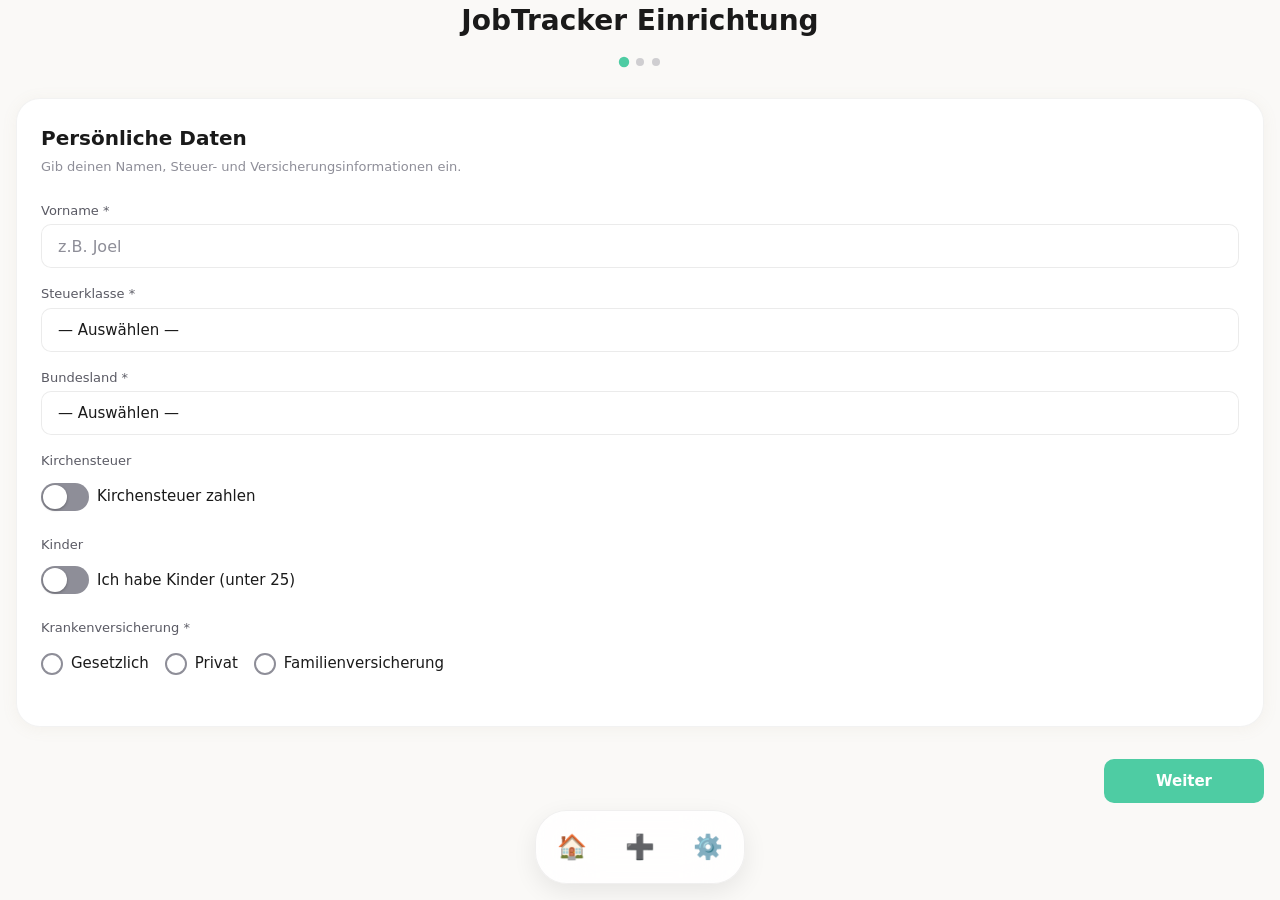
<file: index.html>
<!DOCTYPE html>
<html lang="de">
<head>
  <meta charset="UTF-8">
  <meta name="viewport" content="width=device-width, initial-scale=1.0, user-scalable=no">
  <meta name="theme-color" content="#0a0a1a">
  <meta name="apple-mobile-web-app-capable" content="yes">
  <meta name="apple-mobile-web-app-status-bar-style" content="black-translucent">
  <meta name="apple-mobile-web-app-title" content="JobTracker">
  <link rel="manifest" href="manifest.json">
  <link rel="apple-touch-icon" href="icons/icon-192.png">
  <link rel="stylesheet" href="style.css?v=3.1.7">
  
  <!-- Apple Touch Startup Images for modern iPhones (high-fidelity glowing inline SVGs) -->
  <link rel="apple-touch-startup-image" href="data:image/svg+xml;utf8,<svg xmlns='http://www.w3.org/2000/svg' width='393' height='852' viewBox='0 0 393 852'><rect width='100%25' height='100%25' fill='%230a0a1a'/><g transform='translate(196.5, 426)'><circle r='50' fill='%230f0f2f' stroke='%234ecca3' stroke-width='2'/><path d='M-15,-10 h30 a3,3 0 0,1 3,3 v20 a3,3 0 0,1 -3,3 h-30 a3,3 0 0,1 -3,-3 v-20 a3,3 0 0,1 3,-3' fill='none' stroke='%234ecca3' stroke-width='2.5'/><path d='M-7,-10 v-4 a2,2 0 0,1 2,-2 h10 a2,2 0 0,1 2,2 v4' fill='none' stroke='%234ecca3' stroke-width='2'/><text y='90' font-family='-apple-system, BlinkMacSystemFont, sans-serif' font-size='24' font-weight='bold' fill='%23ffffff' text-anchor='middle' letter-spacing='1'>JobTracker</text><text y='115' font-family='-apple-system, BlinkMacSystemFont, sans-serif' font-size='12' fill='%23a0a0b0' text-anchor='middle'>Mobiles Schicht-Tracking</text></g></svg>" media='(device-width: 393px) and (device-height: 852px) and (-webkit-device-pixel-ratio: 3)'>
  <link rel="apple-touch-startup-image" href="data:image/svg+xml;utf8,<svg xmlns='http://www.w3.org/2000/svg' width='430' height='932' viewBox='0 0 430 932'><rect width='100%25' height='100%25' fill='%230a0a1a'/><g transform='translate(215, 466)'><circle r='50' fill='%230f0f2f' stroke='%234ecca3' stroke-width='2'/><path d='M-15,-10 h30 a3,3 0 0,1 3,3 v20 a3,3 0 0,1 -3,3 h-30 a3,3 0 0,1 -3,-3 v-20 a3,3 0 0,1 3,-3' fill='none' stroke='%234ecca3' stroke-width='2.5'/><path d='M-7,-10 v-4 a2,2 0 0,1 2,-2 h10 a2,2 0 0,1 2,2 v4' fill='none' stroke='%234ecca3' stroke-width='2'/><text y='90' font-family='-apple-system, BlinkMacSystemFont, sans-serif' font-size='24' font-weight='bold' fill='%23ffffff' text-anchor='middle' letter-spacing='1'>JobTracker</text><text y='115' font-family='-apple-system, BlinkMacSystemFont, sans-serif' font-size='12' fill='%23a0a0b0' text-anchor='middle'>Mobiles Schicht-Tracking</text></g></svg>" media='(device-width: 430px) and (device-height: 932px) and (-webkit-device-pixel-ratio: 3)'>
  <link rel="apple-touch-startup-image" href="data:image/svg+xml;utf8,<svg xmlns='http://www.w3.org/2000/svg' width='390' height='844' viewBox='0 0 390 844'><rect width='100%25' height='100%25' fill='%230a0a1a'/><g transform='translate(195, 422)'><circle r='50' fill='%230f0f2f' stroke='%234ecca3' stroke-width='2'/><path d='M-15,-10 h30 a3,3 0 0,1 3,3 v20 a3,3 0 0,1 -3,3 h-30 a3,3 0 0,1 -3,-3 v-20 a3,3 0 0,1 3,-3' fill='none' stroke='%234ecca3' stroke-width='2.5'/><path d='M-7,-10 v-4 a2,2 0 0,1 2,-2 h10 a2,2 0 0,1 2,2 v4' fill='none' stroke='%234ecca3' stroke-width='2'/><text y='90' font-family='-apple-system, BlinkMacSystemFont, sans-serif' font-size='24' font-weight='bold' fill='%23ffffff' text-anchor='middle' letter-spacing='1'>JobTracker</text><text y='115' font-family='-apple-system, BlinkMacSystemFont, sans-serif' font-size='12' fill='%23a0a0b0' text-anchor='middle'>Mobiles Schicht-Tracking</text></g></svg>" media='(device-width: 390px) and (device-height: 844px) and (-webkit-device-pixel-ratio: 3)'>
  <link rel="apple-touch-startup-image" href="data:image/svg+xml;utf8,<svg xmlns='http://www.w3.org/2000/svg' width='375' height='812' viewBox='0 0 375 812'><rect width='100%25' height='100%25' fill='%230a0a1a'/><g transform='translate(187.5, 406)'><circle r='50' fill='%230f0f2f' stroke='%234ecca3' stroke-width='2'/><path d='M-15,-10 h30 a3,3 0 0,1 3,3 v20 a3,3 0 0,1 -3,3 h-30 a3,3 0 0,1 -3,-3 v-20 a3,3 0 0,1 3,-3' fill='none' stroke='%234ecca3' stroke-width='2.5'/><path d='M-7,-10 v-4 a2,2 0 0,1 2,-2 h10 a2,2 0 0,1 2,2 v4' fill='none' stroke='%234ecca3' stroke-width='2'/><text y='90' font-family='-apple-system, BlinkMacSystemFont, sans-serif' font-size='24' font-weight='bold' fill='%23ffffff' text-anchor='middle' letter-spacing='1'>JobTracker</text><text y='115' font-family='-apple-system, BlinkMacSystemFont, sans-serif' font-size='12' fill='%23a0a0b0' text-anchor='middle'>Mobiles Schicht-Tracking</text></g></svg>" media='(device-width: 375px) and (device-height: 812px) and (-webkit-device-pixel-ratio: 3)'>

  <title>JobTracker</title>
</head>
<body>
  <!-- Error banner for localStorage errors -->
  <div id="error-banner" class="error-banner" role="alert" aria-live="assertive">
    <span id="error-banner-message">Speicher nicht verfügbar. Änderungen sind blockiert.</span>
  </div>

  <!-- Toast notification (legacy element, kept for backward compatibility) -->
  <div id="toast" class="toast-legacy" role="status" aria-live="polite" style="display:none;"></div>
  <!-- Toast container (modern stacked toasts) -->
  <div id="toast-container" class="toast-container" role="status" aria-live="polite"></div>

  <!-- Rule Warning Container (fixed-position for live rule-check toasts) -->
  <div id="rule-warning-container" class="rule-warning-container" aria-live="assertive"></div>

  <!-- Update Banner (shown after app update) -->
  <div id="update-banner" class="update-banner" style="display:none;" role="alert">
    <div class="update-banner-content">
      <div class="update-banner-header">
        <span class="update-banner-icon">🎉</span>
        <span class="update-banner-title">Update installiert!</span>
      </div>
      <div class="update-banner-body" id="update-banner-body"></div>
      <button type="button" id="update-banner-close" class="btn btn-primary update-banner-close-btn">Verstanden</button>
    </div>
  </div>

  <!-- View: PWA Install Prompt (shown in browser, hidden when standalone) -->
  <section id="view-pwa-install" class="view-section">
    <div class="pwa-install-container">
      <div class="pwa-install-brand">
        <span class="pwa-install-title">JobTracker</span>
        <svg class="pwa-install-swirl" width="120" height="12" viewBox="0 0 120 12" fill="none">
          <path d="M5 10C25 2 45 2 60 6C75 10 95 10 115 3" stroke="#ffffff" stroke-width="2.5" stroke-linecap="round" opacity="0.85"/>
        </svg>
      </div>
      <p class="pwa-install-subtitle">Für das beste Erlebnis, füge JobTracker zu deinem Home-Bildschirm hinzu.</p>

      <div class="pwa-install-steps">
        <div class="pwa-install-step">
          <div class="pwa-install-step-number">1</div>
          <div class="pwa-install-step-content">
            <div class="pwa-install-step-icon">⋯</div>
            <p class="pwa-install-step-text">Tippe auf die <strong>3 Punkte</strong> (⋯) in der Adressleiste</p>
          </div>
        </div>

        <div class="pwa-install-step">
          <div class="pwa-install-step-number">2</div>
          <div class="pwa-install-step-content">
            <div class="pwa-install-step-icon">⬆️</div>
            <p class="pwa-install-step-text">Tippe auf <strong>„Teilen"</strong></p>
          </div>
        </div>

        <div class="pwa-install-step">
          <div class="pwa-install-step-number">3</div>
          <div class="pwa-install-step-content">
            <div class="pwa-install-step-icon">➕</div>
            <p class="pwa-install-step-text">Scrolle ganz nach unten und tippe auf <strong>„Zum Home-Bildschirm"</strong></p>
          </div>
        </div>

        <div class="pwa-install-step">
          <div class="pwa-install-step-number">4</div>
          <div class="pwa-install-step-content">
            <div class="pwa-install-step-icon">✅</div>
            <p class="pwa-install-step-text">Tippe oben rechts auf <strong>„Hinzufügen"</strong></p>
          </div>
        </div>
      </div>

      <div class="pwa-install-hint">
        <span class="pwa-install-hint-icon">💡</span>
        <span>Öffne danach die App vom Home-Bildschirm — die Einrichtung startet automatisch.</span>
      </div>

      <button type="button" id="pwa-install-skip-btn" class="btn btn-secondary pwa-install-skip">Trotzdem im Browser fortfahren</button>
    </div>
  </section>

  <!-- View: Onboarding -->
  <section id="view-onboarding" class="view-section">
    <h1 class="onboarding-title">JobTracker Einrichtung</h1>

    <!-- Progress Indicator -->
    <div class="onboarding-progress" aria-label="Einrichtungsfortschritt">
      <div class="step-dot active" data-step="1" aria-label="Schritt 1: Persönliche Daten"></div>
      <div class="step-dot" data-step="2" aria-label="Schritt 2: Job-Konfiguration"></div>
      <div class="step-dot" data-step="3" aria-label="Schritt 3: Überprüfung"></div>
    </div>

    <!-- Step 1: Personal Data -->
    <div id="onboarding-step-1" class="onboarding-step glass-surface layer-content" aria-labelledby="step-1-heading">
      <h2 id="step-1-heading">Persönliche Daten</h2>
      <p class="step-description">Gib deinen Namen, Steuer- und Versicherungsinformationen ein.</p>

      <div class="form-group">
        <label class="form-label" for="onb-name">Vorname *</label>
        <input type="text" id="onb-name" class="form-input" maxlength="40" placeholder="z.B. Joel" required aria-required="true" autocomplete="given-name">
        <span class="field-error" id="error-name" role="alert"></span>
      </div>

      <div class="form-group">
        <label class="form-label" for="onb-steuerklasse">Steuerklasse *</label>
        <select id="onb-steuerklasse" class="form-select" required aria-required="true">
          <option value="">— Auswählen —</option>
          <option value="1">Steuerklasse I</option>
          <option value="2">Steuerklasse II</option>
          <option value="3">Steuerklasse III</option>
          <option value="4">Steuerklasse IV</option>
          <option value="5">Steuerklasse V</option>
          <option value="6">Steuerklasse VI</option>
        </select>
        <span class="field-error" id="error-steuerklasse" role="alert"></span>
      </div>

      <div class="form-group">
        <label class="form-label" for="onb-bundesland">Bundesland *</label>
        <select id="onb-bundesland" class="form-select" required aria-required="true">
          <option value="">— Auswählen —</option>
          <option value="Baden-Württemberg">Baden-Württemberg</option>
          <option value="Bayern">Bayern</option>
          <option value="Berlin">Berlin</option>
          <option value="Brandenburg">Brandenburg</option>
          <option value="Bremen">Bremen</option>
          <option value="Hamburg">Hamburg</option>
          <option value="Hessen">Hessen</option>
          <option value="Mecklenburg-Vorpommern">Mecklenburg-Vorpommern</option>
          <option value="Niedersachsen">Niedersachsen</option>
          <option value="Nordrhein-Westfalen">Nordrhein-Westfalen</option>
          <option value="Rheinland-Pfalz">Rheinland-Pfalz</option>
          <option value="Saarland">Saarland</option>
          <option value="Sachsen">Sachsen</option>
          <option value="Sachsen-Anhalt">Sachsen-Anhalt</option>
          <option value="Schleswig-Holstein">Schleswig-Holstein</option>
          <option value="Thüringen">Thüringen</option>
        </select>
        <span class="field-error" id="error-bundesland" role="alert"></span>
      </div>

      <div class="form-group">
        <label class="form-label">Kirchensteuer</label>
        <div class="toggle-group">
          <label class="toggle-label" for="onb-kirchensteuer">
            <input type="checkbox" id="onb-kirchensteuer" class="toggle-input">
            <span class="toggle-switch"></span>
            <span class="toggle-text">Kirchensteuer zahlen</span>
          </label>
        </div>
      </div>

      <div class="form-group">
        <label class="form-label">Kinder</label>
        <div class="toggle-group">
          <label class="toggle-label" for="onb-has-children">
            <input type="checkbox" id="onb-has-children" class="toggle-input">
            <span class="toggle-switch"></span>
            <span class="toggle-text">Ich habe Kinder (unter 25)</span>
          </label>
        </div>
      </div>

      <div class="form-group">
        <label class="form-label">Krankenversicherung *</label>
        <div class="radio-group" role="radiogroup" aria-required="true">
          <label class="radio-label">
            <input type="radio" name="onb-krankenversicherung" value="gesetzlich" class="radio-input">
            <span class="radio-custom"></span>
            <span class="radio-text">Gesetzlich</span>
          </label>
          <label class="radio-label">
            <input type="radio" name="onb-krankenversicherung" value="privat" class="radio-input">
            <span class="radio-custom"></span>
            <span class="radio-text">Privat</span>
          </label>
          <label class="radio-label">
            <input type="radio" name="onb-krankenversicherung" value="familienversicherung" class="radio-input">
            <span class="radio-custom"></span>
            <span class="radio-text">Familienversicherung</span>
          </label>
        </div>
        <div id="onb-familienversicherung-info" class="onb-job-rules-info" style="display:none;">
          <h4>ℹ️ Familienversicherung 2026</h4>
          <ul>
            <li>Keine eigenen KV/PV-Beiträge</li>
            <li>Einkommensgrenze: max. 565 €/Monat Gesamteinkommen</li>
            <li>Bei Minijob: max. 603 €/Monat</li>
            <li>Achtung: Bei Überschreitung endet die Familienversicherung!</li>
          </ul>
        </div>
        <span class="field-error" id="error-krankenversicherung" role="alert"></span>
      </div>
    </div>

    <!-- Step 2: Job Configuration (merged from old step 2+3) -->
    <div id="onboarding-step-2" class="onboarding-step glass-surface layer-content" style="display:none;" aria-labelledby="step-2-heading">
      <h2 id="step-2-heading">Job-Konfiguration</h2>
      <p class="step-description">Konfiguriere deinen Job.</p>

      <div class="job-step-indicator" id="job-step-indicator">
        <span id="job-step-label">Job 1</span>
      </div>

      <div id="job-config-container">
        <div class="form-group">
          <label class="form-label" for="onb-job-type">Job-Typ *</label>
          <select id="onb-job-type" class="form-select" required aria-required="true">
            <option value="">— Auswählen —</option>
            <option value="KFB">KFB (Kurzfristige Beschäftigung)</option>
            <option value="Minijob">Minijob</option>
            <option value="Teilzeit">Teilzeit</option>
            <option value="Vollzeit">Vollzeit</option>
            <option value="Werkstudent">Werkstudent</option>
          </select>
          <span class="field-error" id="error-job-type" role="alert"></span>
          <div id="onb-job-rules-info" class="onb-job-rules-info" style="display:none;"></div>
        </div>

        <div class="form-group">
          <label class="form-label" for="onb-employer-name">Arbeitgeber *</label>
          <input type="text" id="onb-employer-name" class="form-input" maxlength="100" placeholder="z.B. Café Müller" required aria-required="true">
          <span class="field-error" id="error-employer-name" role="alert"></span>
        </div>

        <div class="form-group">
          <label class="form-label" for="onb-employer-website">Website (für Logo, optional)</label>
          <input type="text" id="onb-employer-website" class="form-input" maxlength="200" placeholder="z.B. mcdonalds.de">
          <div id="onb-logo-preview" class="logo-preview" style="display:none;">
            <img id="onb-logo-img" class="logo-preview-img" alt="Firmenlogo">
            <span class="logo-preview-label">Logo gefunden ✓</span>
          </div>
        </div>

        <div class="form-group">
          <label class="form-label" for="onb-start-date">Startdatum *</label>
          <input type="date" id="onb-start-date" class="form-input" required aria-required="true">
          <span class="field-error" id="error-start-date" role="alert"></span>
        </div>

        <div class="form-group">
          <label class="form-label">Gehaltsart *</label>
          <div class="radio-group" role="radiogroup" aria-required="true">
            <label class="radio-label">
              <input type="radio" name="onb-salary-type" value="hourly" class="radio-input">
              <span class="radio-custom"></span>
              <span class="radio-text">Stundenlohn</span>
            </label>
            <label class="radio-label">
              <input type="radio" name="onb-salary-type" value="fixed" class="radio-input">
              <span class="radio-custom"></span>
              <span class="radio-text">Festgehalt</span>
            </label>
            <label class="radio-label">
              <input type="radio" name="onb-salary-type" value="daily" class="radio-input">
              <span class="radio-custom"></span>
              <span class="radio-text">Tagessatz</span>
            </label>
          </div>
          <span class="field-error" id="error-salary-type" role="alert"></span>
        </div>

        <div class="form-group" id="onb-hourly-rate-group" style="display:none;">
          <label class="form-label" for="onb-hourly-rate">Stundenlohn (€) *</label>
          <input type="number" id="onb-hourly-rate" class="form-input" min="0.01" max="999.99" step="0.01" placeholder="12,50">
          <span class="field-error" id="error-hourly-rate" role="alert"></span>
        </div>

        <div class="form-group" id="onb-daily-rate-group" style="display:none;">
          <label class="form-label" for="onb-daily-rate">Standard-Tagessatz (€)</label>
          <input type="number" id="onb-daily-rate" class="form-input" min="0.01" max="99999.99" step="0.01" placeholder="z.B. 450,00">
          <span class="form-hint">Optional — kann bei jedem Eintrag individuell angepasst werden.</span>
        </div>

        <div class="form-group optional-section">
          <h3 class="optional-heading">Optionale Einstellungen</h3>

          <div class="toggle-group">
            <label class="toggle-label" for="onb-has-provision">
              <input type="checkbox" id="onb-has-provision" class="toggle-input">
              <span class="toggle-switch"></span>
              <span class="toggle-text">Provision erfassen</span>
            </label>
          </div>

          <div class="toggle-group">
            <label class="toggle-label" for="onb-has-tips">
              <input type="checkbox" id="onb-has-tips" class="toggle-input">
              <span class="toggle-switch"></span>
              <span class="toggle-text">Trinkgeld erfassen</span>
            </label>
          </div>

          <div class="form-group">
            <label class="form-label" for="onb-vacation-days">Urlaubsanspruch (Tage/Jahr)</label>
            <input type="number" id="onb-vacation-days" class="form-input" min="0" max="365" step="1" placeholder="0">
          </div>

          <div class="form-group">
            <label class="form-label" for="onb-billing-day">Abrechnungstag (Tag im Monat)</label>
            <input type="number" id="onb-billing-day" class="form-input" min="1" max="31" step="1" placeholder="z.B. 20">
            <span class="form-hint">Ab diesem Tag zählt der nächste Monat. Leer = Monatsende.</span>
          </div>

          <div class="toggle-group">
            <label class="toggle-label" for="onb-sick-tracking">
              <input type="checkbox" id="onb-sick-tracking" class="toggle-input">
              <span class="toggle-switch"></span>
              <span class="toggle-text">Krankheitstage erfassen</span>
            </label>
          </div>
        </div>
      </div>

      <!-- Configured jobs list -->
      <div id="onb-configured-jobs" class="onb-configured-jobs"></div>

      <!-- Add another job button -->
      <button type="button" id="onb-add-another-job" class="btn btn-secondary onb-add-job-btn">+ Weiteren Job hinzufügen</button>
    </div>

    <!-- Step 3: Review & Confirm (was step 4) -->
    <div id="onboarding-step-3" class="onboarding-step glass-surface layer-content" style="display:none;" aria-labelledby="step-3-heading">
      <h2 id="step-3-heading">Überprüfung & Bestätigung</h2>
      <p class="step-description">Bitte überprüfe deine Konfiguration vor dem Absenden.</p>

      <div id="onboarding-review-content" class="review-content">
        <!-- Dynamically populated by OnboardingModule -->
      </div>

      <span class="field-error" id="error-onboarding-submit" role="alert"></span>
    </div>

    <!-- Navigation Buttons -->
    <div class="onboarding-nav">
      <button type="button" id="onb-btn-back" class="btn btn-secondary" style="visibility:hidden;" aria-label="Zum vorherigen Schritt">Zurück</button>
      <button type="button" id="onb-btn-next" class="btn btn-primary" aria-label="Zum nächsten Schritt">Weiter</button>
    </div>
  </section>

  <!-- View: Daily Tracking (Übersicht) -->
  <section id="view-daily" class="view-section">
    <!-- Header Bar — V3.1.5: single sticky shrinking gradient header (only on Home) -->
    <header class="app-header" id="app-header">
      <div class="app-header__top">
        <button type="button" id="header-theme-toggle-btn" class="header-menu-btn" aria-label="Theme wechseln">🌙</button>
        <button type="button" id="header-rules-info-btn" class="header-menu-btn header-info-circle-btn" aria-label="Arbeitsrecht-Info">ℹ️</button>
      </div>

      <div class="app-header__hero" id="app-header-hero">
        <!-- Greeting row: hides when scrolled -->
        <div class="app-header__greeting-row">
          <span class="app-header__date" id="header-date-chip">Mo. 24. Mai</span>
          <h1 class="header-greeting" id="header-greeting-title">Servus Joel!</h1>
        </div>

        <!-- Balance card: stays visible (shrinks but doesn't hide) -->
        <button type="button" class="header-balance-card glass-surface" id="header-balance-card-btn" aria-label="Cashflow umschalten">
          <span class="balance-label" id="dashboard-header-balance-label">Netto-Cashflow ▾</span>
          <span class="balance-val" id="dashboard-total-netto">0,00 €</span>
        </button>

        <!-- Quick info chips: hide when scrolled -->
        <div class="app-header__chips" id="header-chips">
          <div class="header-chip">
            <span class="header-chip__label">Diese Woche</span>
            <span class="header-chip__val" id="chip-week-hours">0 Std.</span>
          </div>
          <div class="header-chip">
            <span class="header-chip__label">Streak</span>
            <span class="header-chip__val" id="chip-streak">0 Tage</span>
          </div>
          <div class="header-chip">
            <span class="header-chip__label">Diesen Monat</span>
            <span class="header-chip__val" id="chip-month-brutto">0 €</span>
          </div>
        </div>
      </div>
    </header>

    <div class="scroll-content" id="view-daily-scroll">
      <!-- Sub-Nav (Übersicht / Monat / Jahr) — V3.1.7 zurück -->
      <nav class="sub-nav-bar" id="tracking-sub-nav-daily" aria-label="Tracking Unter-Navigation">
        <button class="sub-nav-btn active" data-target="view-daily" type="button">Übersicht</button>
        <button class="sub-nav-btn" data-target="view-monthly" type="button">Monat</button>
        <button class="sub-nav-btn" data-target="view-yearly" type="button">Jahr</button>
      </nav>

      <!-- Pull-to-Refresh Spinner (iOS-style) -->
      <div id="pull-refresh-indicator" class="pull-spinner" aria-hidden="true">
        <svg class="pull-spinner__svg" viewBox="0 0 24 24" width="24" height="24">
          <circle class="pull-spinner__circle" cx="12" cy="12" r="10" fill="none" stroke="currentColor" stroke-width="2.5" stroke-linecap="round" stroke-dasharray="50" stroke-dashoffset="20"/>
        </svg>
      </div>

      <!-- Dashboard Edit Done Button (shown in edit mode) -->
      <button id="dashboard-edit-done" class="dashboard-edit-done" type="button">✓ Fertig</button>

      <!-- Dashboard Grid: 2-column CSS grid; small widgets span 1 col, full widgets span both -->
      <div class="dashboard-grid" id="dashboard-grid">

      <!-- Gesamtübersicht Card -->
      <div id="daily-dashboard" class="glass-surface layer-content daily-dashboard-card" data-reorderable="true" data-widget-id="gesamtuebersicht" data-widget-size="full">
        <div class="dashboard-header-row">
          <h2 class="daily-section-title">Übersicht</h2>
          <button type="button" id="dashboard-period-toggle" class="dashboard-period-btn" aria-label="Zeitraum wechseln">
            <span id="dashboard-period-label">Aktueller Monat</span>
          </button>
          <button type="button" id="dashboard-source-toggle" class="dashboard-period-btn dashboard-source-btn" aria-label="Datenquelle wechseln" hidden>
            <span id="dashboard-source-label">Tatsächlich</span>
          </button>
        </div>

        <div class="dashboard-brutto-hours-strip">
          <button type="button" class="strip-item strip-item--toggle" id="strip-brutto-btn" aria-label="Brutto/Netto umschalten">
            <span class="strip-label" id="strip-brutto-label">Brutto-Einkommen ▾</span>
            <span class="strip-val" id="dashboard-total-brutto">0,00 €</span>
          </button>
          <div class="strip-item" id="stat-stunden-root">
            <span class="strip-label" id="dashboard-hours-label">Geleistete Stunden</span>
            <span class="strip-val" id="dashboard-total-hours">0</span>
          </div>
        </div>

        <!-- Steuer-Simulator Panel (gorgeous full-width glass panel inside the card) -->
        <!-- Steuer-Simulator Panel (gorgeous full-width glass panel inside the card) -->
        <div id="dashboard-simulator-panel" class="dashboard-simulator-panel collapsed">
          <div class="simulator-header" id="simulator-toggle-header" style="cursor: pointer;">
            <span class="simulator-title">
              <span class="simulator-toggle-arrow">▸</span> ✨ Steuer-Simulator
            </span>
            
            <!-- Compact display when collapsed -->
            <div id="simulator-compact-summary" class="simulator-compact-summary" style="display: none;">
              <span id="simulator-compact-delta-val">+0 Std.</span>
              <span id="simulator-compact-delta-money">( +0,00 € )</span>
            </div>
            
            <!-- Full Delta Badge when expanded -->
            <div id="simulator-delta-badge" class="simulator-delta-badge" style="display: none;">
              <span id="simulator-delta-value">+0,00 € Netto</span>
            </div>
          </div>
          
          <!-- Collapsible content container -->
          <div id="simulator-collapsible-content" class="simulator-collapsible-content" style="display: none;">
            <div class="simulator-controls-row">
              <button type="button" class="simulator-btn simulator-btn--minus" id="dashboard-hours-down" aria-label="Simulation verringern">−</button>
              
              <div class="simulator-slider-container">
                <input type="range" id="dashboard-hours-slider" class="simulator-range-slider" min="0" max="100" value="0" step="1" aria-label="Simulierte Zusatzstunden">
                <div class="simulator-slider-labels">
                  <span id="slider-min-label">0</span>
                  <span id="slider-max-label">100</span>
                </div>
              </div>
              
              <button type="button" class="simulator-btn simulator-btn--plus" id="dashboard-hours-up" aria-label="Simulation erhöhen">＋</button>
            </div>
            
            <div class="simulator-footer">
              <span id="dashboard-hours-sim-info" class="simulator-info-text">Zusatzleistung simulieren</span>
              <button type="button" id="dashboard-hours-reset" class="simulator-reset-btn" aria-label="Simulation zurücksetzen">↺ Zurücksetzen</button>
            </div>
          </div>
        </div>

        <!-- Brutto/Netto Rechner Dropdown -->
        <details class="dashboard-details-dropdown" id="dashboard-netto-details">
          <summary class="dashboard-details-toggle">💰 Abzüge & Netto-Details</summary>
          <div class="dashboard-details-content" id="dashboard-netto-breakdown">
            <p class="dashboard-details-empty">Füge Arbeitstage hinzu, um die Berechnung zu sehen.</p>
          </div>
        </details>

        <!-- Urlaub & Krankheit -->
        <div class="dashboard-absence-row" id="dashboard-absence-row">
          <div class="dashboard-absence-item" id="dashboard-vacation-item" style="display:none;">
            <span class="dashboard-absence-icon">🏖️</span>
            <span class="dashboard-absence-label">Urlaubstage</span>
            <span class="dashboard-absence-value" id="dashboard-total-vacation">0</span>
          </div>
          <div class="dashboard-absence-item" id="dashboard-sick-item" style="display:none;">
            <span class="dashboard-absence-icon">🤒</span>
            <span class="dashboard-absence-label">Krankheitstage</span>
            <span class="dashboard-absence-value" id="dashboard-total-sick">0</span>
          </div>
        </div>

        <div class="dashboard-extras-row">
          <span class="dashboard-extra-item" id="dashboard-total-tips">Trinkgeld: 0,00 €</span>
          <span id="sparkline-tip-container" class="sparkline-container"></span>
          <span class="dashboard-extra-item" id="dashboard-total-provision">Provision: 0,00 €</span>
          <span id="sparkline-provision-container" class="sparkline-container"></span>
        </div>
      </div>

      <!-- Minijob Forecast Widget -->
      <div id="minijob-forecast-widget" class="glass-surface layer-content forecast-widget forecast-widget--hidden" data-reorderable="true" data-widget-id="minijob-forecast" data-widget-size="full">
        <h3 class="forecast-widget__title">📊 Minijob-Jahresprognose</h3>
        <div class="forecast-widget__stats">
          <div class="forecast-widget__stat">
            <span class="forecast-widget__label">Bisher (YTD)</span>
            <span class="forecast-widget__value" id="minijob-forecast-ytd">0,00 €</span>
          </div>
          <div class="forecast-widget__stat">
            <span class="forecast-widget__label">Hochrechnung</span>
            <span class="forecast-widget__value" id="minijob-forecast-projected">0,00 €</span>
          </div>
          <div class="forecast-widget__stat">
            <span class="forecast-widget__label">Verbleibend</span>
            <span class="forecast-widget__value" id="minijob-forecast-remaining">7.236,00 €</span>
          </div>
        </div>

        <div class="forecast-widget__footer">
          <span id="minijob-forecast-status" class="forecast-status forecast-status--safe" aria-label="Status"></span>
          <span id="minijob-forecast-warning" class="forecast-widget__warning" style="display:none;"></span>
        </div>
      </div>

      <!-- Job Cards Container -->
      <div id="job-cards-container" data-reorderable="true" data-widget-id="job-cards" data-widget-size="full">
        <!-- Dynamically populated by job card rendering modules -->
        <div class="glass-surface layer-content daily-no-jobs-card" id="daily-no-jobs">
          <div class="daily-no-jobs-content">
            <span class="daily-no-jobs-icon">💼</span>
            <h3 class="daily-no-jobs-heading">Keine Jobs konfiguriert</h3>
            <p class="daily-no-jobs-text">Füge deinen ersten Job in den Einstellungen hinzu.</p>
          </div>
        </div>
      </div>

      </div><!-- /.dashboard-grid -->

    </div>
  </section>

  <!-- View: Monthly Overview -->
  <section id="view-monthly" class="view-section">
    <div class="scroll-content">
      <!-- Sub-Nav (Übersicht / Monat / Jahr) — V3.1.7 zurück -->
      <nav class="sub-nav-bar" aria-label="Tracking Unter-Navigation">
        <button class="sub-nav-btn" data-target="view-daily" type="button">Übersicht</button>
        <button class="sub-nav-btn active" data-target="view-monthly" type="button">Monat</button>
        <button class="sub-nav-btn" data-target="view-yearly" type="button">Jahr</button>
      </nav>

      <div class="glass-surface layer-content monthly-selector-card">
        <div class="monthly-selector">
          <button type="button" id="monthly-prev-btn" class="btn btn-secondary monthly-nav-btn" aria-label="Vorheriger Monat">‹</button>
          <span id="monthly-current-label" class="monthly-current-label">Januar 2026</span>
          <button type="button" id="monthly-next-btn" class="btn btn-secondary monthly-nav-btn" aria-label="Nächster Monat">›</button>
        </div>
      </div>

      <div class="glass-surface layer-content monthly-card">
        <h2 class="monthly-section-title">Gesamt (Alle Jobs)</h2>
        <div class="monthly-aggregate-stats">
          <div class="monthly-stat">
            <span class="monthly-stat-value" id="monthly-agg-hours">0</span>
            <span class="monthly-stat-label">Stunden</span>
          </div>
          <div class="monthly-stat">
            <span class="monthly-stat-value" id="monthly-agg-brutto">0,00 €</span>
            <span class="monthly-stat-label">Brutto</span>
          </div>
          <div class="monthly-stat">
            <span class="monthly-stat-value" id="monthly-agg-netto">0,00 €</span>
            <span class="monthly-stat-label">Netto</span>
          </div>
        </div>
        <div class="monthly-extras-row">
          <span class="monthly-extra-item" id="monthly-agg-provisions">Provision: 0,00 €</span>
          <span class="monthly-extra-item" id="monthly-agg-tips">Trinkgeld: 0,00 €</span>
        </div>
      </div>

      <!-- Per-job monthly summaries -->
      <div id="monthly-job-summaries" class="monthly-job-summaries">
      </div>

      <!-- Day-by-day list -->
      <div class="glass-surface layer-content monthly-card">
        <h2 class="monthly-section-title" id="monthly-day-list-title">Tag für Tag</h2>
        <div id="monthly-day-list" class="monthly-day-list">
          <p class="monthly-empty-state">Keine Einträge für diesen Monat.</p>
        </div>
      </div>
    </div>
  </section>

  <!-- View: Yearly Overview -->
  <section id="view-yearly" class="view-section">
    <div class="scroll-content">
      <!-- Sub-Nav (Übersicht / Monat / Jahr) — V3.1.7 zurück -->
      <nav class="sub-nav-bar" aria-label="Tracking Unter-Navigation">
        <button class="sub-nav-btn" data-target="view-daily" type="button">Übersicht</button>
        <button class="sub-nav-btn" data-target="view-monthly" type="button">Monat</button>
        <button class="sub-nav-btn active" data-target="view-yearly" type="button">Jahr</button>
      </nav>

      <div class="glass-surface layer-content yearly-selector-card">
        <div class="yearly-selector">
          <button type="button" id="yearly-prev-btn" class="btn btn-secondary yearly-nav-btn" aria-label="Vorheriges Jahr">◀</button>
          <span id="yearly-year-label" class="yearly-year-label">2026</span>
          <button type="button" id="yearly-next-btn" class="btn btn-secondary yearly-nav-btn" aria-label="Nächstes Jahr">▶</button>
        </div>
      </div>

      <div class="glass-surface layer-content yearly-aggregate-card">
        <h2 class="yearly-section-title">Jahresgesamt (Alle Jobs)</h2>
        <div class="yearly-aggregate-stats">
          <div class="yearly-stat">
            <span class="yearly-stat-value" id="yearly-total-hours">0</span>
            <span class="yearly-stat-label">Stunden gesamt</span>
          </div>
          <div class="yearly-stat">
            <span class="yearly-stat-value" id="yearly-total-days">0</span>
            <span class="yearly-stat-label">Arbeitstage</span>
          </div>
          <div class="yearly-stat">
            <span class="yearly-stat-value" id="yearly-total-brutto">0,00 €</span>
            <span class="yearly-stat-label">Brutto</span>
          </div>
          <div class="yearly-stat">
            <span class="yearly-stat-value" id="yearly-total-netto">0,00 €</span>
            <span class="yearly-stat-label">Netto</span>
          </div>
        </div>
        <div class="yearly-extras-row">
          <div class="yearly-extra-item">
            <span class="yearly-extra-label">Provision gesamt</span>
            <span class="yearly-extra-value" id="yearly-total-provision">0,00 €</span>
          </div>
          <div class="yearly-extra-item">
            <span class="yearly-extra-label">Trinkgeld gesamt</span>
            <span class="yearly-extra-value" id="yearly-total-tips">0,00 €</span>
          </div>
        </div>
        <div class="yearly-extras-row">
          <div class="yearly-extra-item">
            <span class="yearly-extra-label">Urlaubstage</span>
            <span class="yearly-extra-value" id="yearly-total-vacation">0</span>
          </div>
          <div class="yearly-extra-item">
            <span class="yearly-extra-label">Krankheitstage</span>
            <span class="yearly-extra-value" id="yearly-total-sick">0</span>
          </div>
        </div>
      </div>

      <div id="yearly-jobs-container">
        <p class="yearly-empty-state" id="yearly-no-jobs">Keine Jobs konfiguriert.</p>
      </div>

    </div>
  </section>

  <!-- View: Entry (Eintragen) -->
  <section id="view-entry" class="view-section">
    <div class="scroll-content">
      <h1 class="entry-title">Eintragen</h1>

      <!-- Punch Clock (full-width horizontal tile) -->
      <div id="punch-clock-container" class="punch-clock">
        <div class="punch-clock-tile">
          <div class="punch-ring-container">
            <svg class="punch-ring" viewBox="0 0 100 100" aria-hidden="true">
              <circle class="punch-ring__bg-depth" cx="50" cy="50" r="44"></circle>
              <circle class="punch-ring__bg" cx="50" cy="50" r="44"></circle>
              <circle class="punch-ring__progress" id="punch-ring-progress" cx="50" cy="50" r="44"></circle>
            </svg>
            <button type="button" id="punch-center-btn" class="punch-center-btn" aria-label="Schicht starten">
              <span class="punch-center-icon" id="punch-center-icon" aria-hidden="true"><svg width="20" height="20" viewBox="0 0 24 24" fill="currentColor"><path d="M8 5v14l11-7z"/></svg></span>
            </button>
          </div>
          <div class="punch-bottom-area" id="punch-bottom-area">
            <span class="punch-tile-title">Schicht</span>
            <span class="punch-prelabel">Tippe zum Starten</span>
          </div>
          <button type="button" id="punch-skip-btn" class="punch-skip-btn" style="display:none;">Überspringen</button>
          <!-- Inline extras form (shown after shift end if tip/provision enabled) -->
          <div id="punch-extras-form" class="punch-extras-form" style="display:none;"></div>
          <!-- 16-hour warning banner overlay -->
          <div id="punch-warning-banner" class="punch-warning" style="display:none;" role="alert">
            <p>⚠️ Schicht läuft seit über 16 Stunden. Vergessen zu beenden?</p>
            <div class="punch-warning-actions">
              <button type="button" id="punch-warning-end-btn" class="btn btn-danger">Schicht beenden</button>
              <button type="button" id="punch-warning-continue-btn" class="btn btn-secondary">Weiter arbeiten</button>
            </div>
          </div>
        </div>
      </div>

      <!-- Shift Templates -->
      <div class="glass-surface layer-content entry-templates-card" id="entry-templates-card">
        <div class="entry-templates-header">
          <h2 class="entry-section-title">⚡ Schnelleintrag</h2>
        </div>
        <div class="entry-templates-list" id="entry-templates-list"></div>
        <button type="button" id="entry-create-template-btn" class="btn btn-secondary" style="width:100%;margin-top:var(--spacing-sm);">+ Neue Vorlage erstellen</button>
      </div>

      <!-- Quick Entry Form -->
      <div class="glass-surface layer-content entry-form-card">
        <h2 class="entry-section-title" id="entry-form-title">Neuer Eintrag</h2>
        <div class="form-group" id="entry-template-name-group" style="display:none;">
          <label class="form-label" for="entry-template-name">Vorlagen-Name *</label>
          <input type="text" id="entry-template-name" class="form-input" maxlength="50" placeholder="z.B. Frühschicht 8h">
        </div>
        <form id="entry-form" novalidate>
          <div class="form-group">
            <label class="form-label" for="entry-job">Job *</label>
            <select id="entry-job" class="form-select" required></select>
          </div>
          <div class="form-group">
            <label class="form-label" for="entry-date">Datum *</label>
            <div class="entry-date-nav">
              <button type="button" id="entry-date-prev" class="btn btn-secondary entry-date-nav-btn" aria-label="Vorheriger Tag">‹</button>
              <input type="date" id="entry-date" class="form-input" required>
              <button type="button" id="entry-date-next" class="btn btn-secondary entry-date-nav-btn" aria-label="Nächster Tag">›</button>
            </div>
          </div>
          <div class="form-group">
            <label class="form-label" for="entry-status">Status</label>
            <select id="entry-status" class="form-select">
              <option value="worked">Gearbeitet</option>
              <option value="vacation">Urlaub</option>
              <option value="sick">Krank</option>
              <option value="not_worked">Nicht gearbeitet</option>
            </select>
          </div>
          <div class="form-group" id="entry-hours-group">
            <label class="form-label" for="entry-hours">Stunden *</label>
            <input type="number" id="entry-hours" class="form-input" min="0.25" max="24" step="0.25" placeholder="z.B. 8">
          </div>
          <div class="form-group" id="entry-daily-rate-group" style="display:none;">
            <label class="form-label" for="entry-daily-rate">Tagessatz (€) *</label>
            <input type="number" id="entry-daily-rate" class="form-input" min="0.01" max="99999.99" step="0.01" placeholder="z.B. 450,00">
          </div>
          <div class="form-group" id="entry-provision-group" style="display:none;">
            <label class="form-label" for="entry-provision">Provision (€)</label>
            <input type="number" id="entry-provision" class="form-input" min="0" step="0.01" placeholder="0,00">
          </div>
          <div class="form-group" id="entry-tip-group" style="display:none;">
            <label class="form-label" for="entry-tip">Trinkgeld (€)</label>
            <input type="number" id="entry-tip" class="form-input" min="0" step="0.01" placeholder="0,00">
          </div>
          <div class="form-actions">
            <button type="submit" id="entry-submit-btn" class="btn btn-primary" style="width:100%;">Eintrag speichern</button>
            <button type="button" id="entry-save-template-btn" class="btn btn-primary" style="width:100%;display:none;background:var(--color-accent-blue);">💾 Vorlage speichern</button>
            <button type="button" id="entry-cancel-template-btn" class="btn btn-secondary" style="width:100%;display:none;">Abbrechen</button>
          </div>
          <span class="field-error" id="entry-error" aria-live="polite"></span>
        </form>
      </div>

      <!-- Recent Entries -->
      <div class="glass-surface layer-content entry-recent-card">
        <div class="entry-recent-header">
          <h2 class="entry-section-title">Letzte Einträge</h2>
          <select id="entry-history-filter" class="entry-history-filter" aria-label="Zeitraum filtern">
            <option value="all">Alle</option>
            <option value="current_month" selected>Aktueller Monat</option>
            <option value="last_month">Letzter Monat</option>
            <!-- Other months are populated dynamically -->
          </select>
        </div>
        <div id="entry-recent-list" class="entry-recent-list">
          <p class="entry-empty-state">Noch keine Einträge vorhanden.</p>
        </div>
      </div>
    </div>
  </section>

  <!-- View: Settings (Einstellungen) -->
  <section id="view-settings" class="view-section">
    <div class="scroll-content">
      <h1 class="settings-title">Einstellungen</h1>

      <!-- Year-Change Rule Confirmation Prompt (Req 13.5, 13.6) -->
      <div id="year-change-prompt" class="glass-surface layer-content settings-card year-change-card" style="display:none;" role="alert" aria-live="polite">
        <h3 class="year-change-heading">⚠️ Jahreswechsel-Bestätigung</h3>
        <p class="year-change-description">Die Regelparameter für <span id="year-change-year"></span> sind:</p>
        <div id="year-change-params" class="year-change-params"></div>
        <p class="year-change-note">Bitte bestätige die Parameter für das neue Jahr oder verwerfe die Meldung.</p>
        <div class="year-change-actions">
          <button id="year-change-confirm-btn" class="btn btn-primary" type="button">Bestätigen</button>
          <button id="year-change-dismiss-btn" class="btn btn-secondary" type="button">Später</button>
        </div>
      </div>

      <!-- Version & Changelog Section (moved to top so users see new updates first) -->
      <div class="glass-surface layer-content settings-card">
        <h2 class="settings-section-title">Version & Updates</h2>
        <div class="settings-version-info">
          <span class="settings-version-label">Aktuelle Version</span>
          <span class="settings-version-number" id="settings-app-version">2.8.0</span>
        </div>
        <details class="settings-changelog" id="settings-changelog">
          <summary class="settings-changelog-toggle">📋 Was ist neu?</summary>
          <div class="settings-changelog-content" id="settings-changelog-content"></div>
        </details>
      </div>

      <!-- Preferences -->
      <div class="glass-surface layer-content settings-card">
        <h2 class="settings-section-title">Einstellungen</h2>
        <div class="toggle-group">
          <label class="toggle-label" for="haptic-toggle">
            <input type="checkbox" id="haptic-toggle" class="toggle-input" checked>
            <span class="toggle-switch"></span>
            <span class="toggle-text">Haptisches Feedback</span>
          </label>
        </div>
        <p id="haptic-unsupported-hint" class="form-hint haptic-unsupported-hint" style="display:none;">⚠️ Nicht unterstützt auf diesem Gerät (z. B. iOS Safari).</p>
        <div class="settings-test-row">
          <button type="button" id="haptic-test-btn" class="btn btn-secondary">📳 Test Vibration</button>
          <button type="button" id="notification-test-btn" class="btn btn-secondary">🔔 Test-Benachrichtigung senden</button>
        </div>
      </div>

      <!-- V3.0 Gradient Rebranding Theme Selector -->
      <div class="glass-surface layer-content settings-card">
        <h2 class="settings-section-title">✨ Gradient-Design</h2>
        <p class="settings-section-subtitle">Wähle deinen bevorzugten Farbverlauf für die Kopfzeile:</p>
        <div class="gradient-theme-options" id="gradient-theme-options">
          <button type="button" class="gradient-option active" data-gradient="warmth" style="background: linear-gradient(135deg, #f4d989 0%, #f0c764 100%);" aria-label="Warmth (Standard)"></button>
          <button type="button" class="gradient-option" data-gradient="emerald" style="background: linear-gradient(135deg, #6ee0bf 0%, #2eb59a 100%);" aria-label="Emerald"></button>
          <button type="button" class="gradient-option" data-gradient="sunset" style="background: linear-gradient(135deg, #ff9f7a 0%, #ef6c5b 100%);" aria-label="Sunset"></button>
          <button type="button" class="gradient-option" data-gradient="ocean" style="background: linear-gradient(135deg, #8fb4ff 0%, #5b8def 100%);" aria-label="Ocean"></button>
          <button type="button" class="gradient-option" data-gradient="lavender" style="background: linear-gradient(135deg, #c5a8ec 0%, #9b7fd1 100%);" aria-label="Lavender"></button>
          <button type="button" class="gradient-option" data-gradient="monochrome" style="background: linear-gradient(135deg, #4a4d5b 0%, #2a2c36 100%);" aria-label="Monochrome"></button>
        </div>
      </div>

      <!-- Notifications -->
      <div class="glass-surface layer-content settings-card">
        <h2 class="settings-section-title">🔔 Benachrichtigungen</h2>

        <button type="button" id="notif-enable-btn" class="btn btn-primary" style="display:none;">Benachrichtigungen aktivieren</button>
        <p id="notif-blocked-hint" class="form-hint" style="display:none;">⚠️ Benachrichtigungen sind blockiert. Bitte in den Browser-Einstellungen erlauben.</p>

        <div class="toggle-group">
          <label class="toggle-label" for="notif-evening-toggle">
            <input type="checkbox" id="notif-evening-toggle" class="toggle-input" checked>
            <span class="toggle-switch"></span>
            <span class="toggle-text">Tägliche Erinnerung am Abend</span>
          </label>
        </div>
        <div class="form-group" id="notif-evening-time-group">
          <label class="form-label" for="notif-evening-time">Uhrzeit</label>
          <input type="time" id="notif-evening-time" class="form-input" value="22:00">
          <span class="form-hint">Wenn du um diese Zeit noch keine Stunden für heute eingetragen hast, erinnert dich JobTracker.</span>
        </div>

        <div class="toggle-group">
          <label class="toggle-label" for="notif-morning-toggle">
            <input type="checkbox" id="notif-morning-toggle" class="toggle-input">
            <span class="toggle-switch"></span>
            <span class="toggle-text">Morgens-Erinnerung an Schichten</span>
          </label>
        </div>
        <div class="form-group" id="notif-morning-time-group" style="display:none;">
          <label class="form-label" for="notif-morning-time">Uhrzeit</label>
          <input type="time" id="notif-morning-time" class="form-input" value="07:00">
          <span class="form-hint">Du wirst um diese Zeit erinnert wenn du heute eine Schicht hast.</span>
        </div>

        <div class="toggle-group">
          <label class="toggle-label" for="notif-geo-toggle">
            <input type="checkbox" id="notif-geo-toggle" class="toggle-input" checked>
            <span class="toggle-switch"></span>
            <span class="toggle-text">Standort-Erinnerungen</span>
          </label>
        </div>

        <div class="toggle-group">
          <label class="toggle-label" for="notif-rule-toggle">
            <input type="checkbox" id="notif-rule-toggle" class="toggle-input" checked>
            <span class="toggle-switch"></span>
            <span class="toggle-text">Regel-Warnungen (Werkstudent / Minijob)</span>
          </label>
        </div>

        <div class="toggle-group">
          <label class="toggle-label" for="notif-minijob-toggle">
            <input type="checkbox" id="notif-minijob-toggle" class="toggle-input" checked>
            <span class="toggle-switch"></span>
            <span class="toggle-text">Minijob-Jahresprognose-Warnung</span>
          </label>
        </div>
      </div>

      <!-- Theme Toggle -->
      <div class="glass-surface layer-content settings-card">
        <h2 class="settings-section-title">Darstellung</h2>
        <div class="theme-toggle-group">
          <label class="form-label" id="theme-toggle-label">Design</label>
          <div class="theme-toggle-options" role="radiogroup" aria-labelledby="theme-toggle-label">
            <button class="theme-option" data-theme="system" type="button" role="radio" aria-checked="false">
              <span class="theme-option-icon">🖥️</span>
              <span class="theme-option-label">System</span>
            </button>
            <button class="theme-option" data-theme="light" type="button" role="radio" aria-checked="false">
              <span class="theme-option-icon">☀️</span>
              <span class="theme-option-label">Hell</span>
            </button>
            <button class="theme-option active" data-theme="dark" type="button" role="radio" aria-checked="true">
              <span class="theme-option-icon">🌙</span>
              <span class="theme-option-label">Dunkel</span>
            </button>
          </div>
        </div>
        <div class="accent-color-group">
          <label class="form-label">Akzentfarbe</label>
          <div class="accent-color-options" id="accent-color-options">
            <button class="accent-color-btn active" data-color="#4ecca3" type="button" style="background:#4ecca3;" aria-label="Grün"></button>
            <button class="accent-color-btn" data-color="#3b82f6" type="button" style="background:#3b82f6;" aria-label="Blau"></button>
            <button class="accent-color-btn" data-color="#8b5cf6" type="button" style="background:#8b5cf6;" aria-label="Lila"></button>
            <button class="accent-color-btn" data-color="#f59e0b" type="button" style="background:#f59e0b;" aria-label="Orange"></button>
            <button class="accent-color-btn" data-color="#ef4444" type="button" style="background:#ef4444;" aria-label="Rot"></button>
            <button class="accent-color-btn" data-color="#ec4899" type="button" style="background:#ec4899;" aria-label="Pink"></button>
            <button class="accent-color-btn" data-color="#14b8a6" type="button" style="background:#14b8a6;" aria-label="Türkis"></button>
          </div>
        </div>
      </div>

      <!-- Job List Section -->
      <div class="glass-surface layer-content settings-card">
        <div class="settings-section-header">
          <h2 class="settings-section-title">Jobs</h2>
          <button id="settings-add-job-btn" class="btn btn-primary" type="button">+ Job hinzufügen</button>
        </div>
        <div id="settings-job-list" class="settings-job-list">
          <p class="settings-empty-state">Keine Jobs konfiguriert. Füge deinen ersten Job hinzu.</p>
        </div>
      </div>

      <!-- Job Form (Add/Edit) -->
      <div id="settings-job-form-container" class="glass-surface layer-content settings-card" style="display:none;">
        <h2 id="settings-job-form-title" class="settings-section-title">Job hinzufügen</h2>
        <form id="settings-job-form" novalidate>
          <input type="hidden" id="settings-job-id" value="">

          <div class="form-group">
            <label class="form-label" for="settings-job-type">Job-Typ *</label>
            <select id="settings-job-type" class="form-select" required aria-required="true">
              <option value="">— Typ auswählen —</option>
              <option value="KFB">KFB</option>
              <option value="Minijob">Minijob</option>
              <option value="Teilzeit">Teilzeit</option>
              <option value="Vollzeit">Vollzeit</option>
              <option value="Werkstudent">Werkstudent</option>
            </select>
            <span class="field-error" id="settings-job-type-error" aria-live="polite"></span>
          </div>

          <div class="form-group">
            <label class="form-label" for="settings-job-employer">Arbeitgeber *</label>
            <input type="text" id="settings-job-employer" class="form-input" maxlength="100" required aria-required="true" placeholder="z.B. Mustermann GmbH">
            <span class="field-error" id="settings-job-employer-error" aria-live="polite"></span>
          </div>

          <div class="form-group">
            <label class="form-label" for="settings-job-website">Website (für Logo, optional)</label>
            <input type="text" id="settings-job-website" class="form-input" maxlength="200" placeholder="z.B. mcdonalds.de">
            <div id="settings-logo-preview" class="logo-preview" style="display:none;">
              <img id="settings-logo-img" class="logo-preview-img" alt="Firmenlogo">
              <span class="logo-preview-label">Logo gefunden ✓</span>
            </div>
          </div>

          <div class="form-group">
            <label class="form-label" for="settings-job-start-date">Startdatum *</label>
            <input type="date" id="settings-job-start-date" class="form-input" required aria-required="true">
            <span class="field-error" id="settings-job-start-date-error" aria-live="polite"></span>
          </div>

          <div class="form-group">
            <label class="form-label" id="settings-salary-type-label">Gehaltsart *</label>
            <div class="radio-group" role="radiogroup" aria-labelledby="settings-salary-type-label">
              <label class="radio-label">
                <input type="radio" name="settings-salary-type" value="hourly" class="radio-input" checked>
                <span class="radio-custom"></span>
                <span class="radio-text">Stundenlohn</span>
              </label>
              <label class="radio-label">
                <input type="radio" name="settings-salary-type" value="fixed" class="radio-input">
                <span class="radio-custom"></span>
                <span class="radio-text">Festgehalt</span>
              </label>
              <label class="radio-label">
                <input type="radio" name="settings-salary-type" value="daily" class="radio-input">
                <span class="radio-custom"></span>
                <span class="radio-text">Tagessatz</span>
              </label>
            </div>
            <span class="field-error" id="settings-salary-type-error" aria-live="polite"></span>
          </div>

          <div class="form-group" id="settings-hourly-rate-group">
            <label class="form-label" for="settings-job-hourly-rate">Stundenlohn (€) *</label>
            <input type="number" id="settings-job-hourly-rate" class="form-input" min="0.01" max="999.99" step="0.01" placeholder="12,50">
            <span class="field-error" id="settings-job-hourly-rate-error" aria-live="polite"></span>
          </div>

          <div class="form-group" id="settings-fixed-salary-group" style="display:none;">
            <label class="form-label" for="settings-job-fixed-salary">Monatsgehalt (€) *</label>
            <input type="number" id="settings-job-fixed-salary" class="form-input" min="0.01" max="99999.99" step="0.01" placeholder="2500,00">
            <span class="field-error" id="settings-job-fixed-salary-error" aria-live="polite"></span>
          </div>

          <div class="form-group" id="settings-daily-rate-group" style="display:none;">
            <label class="form-label" for="settings-job-daily-rate">Standard-Tagessatz (€)</label>
            <input type="number" id="settings-job-daily-rate" class="form-input" min="0.01" max="99999.99" step="0.01" placeholder="z.B. 450,00">
            <span class="form-hint">Optional — kann bei jedem Eintrag individuell angepasst werden.</span>
          </div>

          <div class="form-group optional-section">
            <h3 class="optional-heading">Optionale Einstellungen</h3>

            <div class="toggle-group">
              <label class="toggle-label" for="settings-job-provision">
                <input type="checkbox" id="settings-job-provision" class="toggle-input">
                <span class="toggle-switch"></span>
                <span class="toggle-text">Provision erfassen</span>
              </label>
            </div>

            <div class="toggle-group">
              <label class="toggle-label" for="settings-job-tips">
                <input type="checkbox" id="settings-job-tips" class="toggle-input">
                <span class="toggle-switch"></span>
                <span class="toggle-text">Trinkgeld erfassen</span>
              </label>
            </div>

            <div class="toggle-group">
              <label class="toggle-label" for="settings-job-sick">
                <input type="checkbox" id="settings-job-sick" class="toggle-input">
                <span class="toggle-switch"></span>
                <span class="toggle-text">Krankheitstage erfassen</span>
              </label>
            </div>

            <div class="form-group">
              <label class="form-label" for="settings-job-vacation">Urlaubsanspruch (Tage/Jahr)</label>
              <input type="number" id="settings-job-vacation" class="form-input" min="0" max="365" step="1" placeholder="0">
              <span class="field-error" id="settings-job-vacation-error" aria-live="polite"></span>
            </div>

            <div class="form-group">
              <label class="form-label" for="settings-job-billing-day">Abrechnungstag (Tag im Monat)</label>
              <input type="number" id="settings-job-billing-day" class="form-input" min="1" max="31" step="1" placeholder="z.B. 20">
              <span class="form-hint">Ab diesem Tag zählt der nächste Monat. Leer = Monatsende.</span>
            </div>

            <div class="form-group optional-section">
              <h3 class="optional-heading">📍 Geo-Erinnerung</h3>
              <p class="form-hint">Erhalte eine Erinnerung wenn du den Arbeitsplatz verlässt.</p>
              <div class="toggle-group">
                <label class="toggle-label" for="settings-job-geo-reminder">
                  <input type="checkbox" id="settings-job-geo-reminder" class="toggle-input">
                  <span class="toggle-switch"></span>
                  <span class="toggle-text">Aktivieren</span>
                </label>
              </div>
              <div id="settings-job-geo-fields" class="geo-fields" style="display:none;">
                <div class="form-group" id="settings-job-geo-group">
                  <label class="form-label">📍 Arbeitsort (für Erinnerungen)</label>
                  <div class="geo-input-row">
                    <input type="text" id="settings-job-geo-address" class="form-input" placeholder="z.B. Alexanderplatz 1, Berlin" autocomplete="off">
                    <button type="button" id="settings-job-geo-locate" class="btn btn-secondary btn-sm" aria-label="Aktuellen Standort verwenden">📍</button>
                  </div>
                  <span class="form-hint geo-status-text" id="settings-job-geo-status"></span>
                  <input type="hidden" id="settings-job-geo-lat" value="">
                  <input type="hidden" id="settings-job-geo-lng" value="">
                </div>
              </div>
            </div>
          </div>

          <div class="form-actions">
            <button type="submit" class="btn btn-primary">Job speichern</button>
            <button type="button" id="settings-job-cancel-btn" class="btn btn-secondary">Abbrechen</button>
            <button type="button" id="settings-job-delete-btn" class="btn btn-danger" style="display:none;">Job löschen</button>
          </div>
        </form>
      </div>

      <!-- Job Rules Info Section -->
      <div class="glass-surface layer-content settings-card">
        <h2 class="settings-section-title">📋 Arbeitsrecht-Info 2026</h2>
        <p class="settings-description">Übersicht der wichtigsten Regeln für alle Beschäftigungsarten in Deutschland (Stand 2026).</p>
        <div id="settings-rules-info" class="settings-rules-info">
          <details class="rules-details">
            <summary class="rules-summary">Minijob</summary>
            <ul class="rules-list">
              <li><strong>Verdienstgrenze:</strong> Max. 603 €/Monat (7.236 €/Jahr)</li>
              <li><strong>Mindestlohn:</strong> 13,90 €/Stunde (2026)</li>
              <li><strong>Rentenversicherung:</strong> 3,6% AN-Eigenanteil (Aufstockung auf 18,6%)</li>
              <li><strong>Befreiung:</strong> RV-Befreiung auf Antrag möglich</li>
              <li><strong>Keine Abzüge:</strong> Keine Lohnsteuer, keine KV/PV/AV für AN</li>
              <li><strong>Kombination:</strong> 1 Minijob steuerfrei neben Hauptjob möglich</li>
              <li><strong>Mehrere Minijobs:</strong> Werden zusammengerechnet — bei Überschreitung der 603€-Grenze volle SV-Pflicht</li>
              <li><strong>Kombinierbar mit:</strong> Werkstudent, KFB, Teilzeit, Vollzeit (als Nebenjob)</li>
            </ul>
          </details>
          <details class="rules-details">
            <summary class="rules-summary">Kurzfristige Beschäftigung (KFB)</summary>
            <ul class="rules-list">
              <li><strong>Zeitgrenze:</strong> Max. 70 Arbeitstage oder 3 Monate im Kalenderjahr</li>
              <li><strong>Keine Verdienstgrenze:</strong> Höhe des Verdienstes ist irrelevant</li>
              <li><strong>Sozialversicherung:</strong> Komplett befreit (keine RV, KV, PV, AV)</li>
              <li><strong>Lohnsteuer:</strong> Pauschale 25% (§40a Abs. 1 EStG) + 5,5% Soli + ggf. Kirchensteuer</li>
              <li><strong>Voraussetzung:</strong> Nicht berufsmäßig ausgeübt (kein Haupterwerb)</li>
              <li><strong>Kombinierbar mit:</strong> Minijob, Werkstudent, Teilzeit</li>
              <li><strong>Nicht kombinierbar mit:</strong> Vollzeit (da berufsmäßig)</li>
            </ul>
          </details>
          <details class="rules-details">
            <summary class="rules-summary">Werkstudent</summary>
            <ul class="rules-list">
              <li><strong>Arbeitszeit:</strong> Max. 20 Std./Woche während Vorlesungszeit</li>
              <li><strong>Semesterferien:</strong> Unbegrenzte Stunden erlaubt</li>
              <li><strong>Werkstudentenprivileg:</strong> Befreit von KV, PV und AV</li>
              <li><strong>Rentenversicherung:</strong> 9,3% AN-Anteil wird abgezogen</li>
              <li><strong>Lohnsteuer:</strong> Nach Steuerklasse (meist Klasse I, mit Grundfreibetrag)</li>
              <li><strong>26-Wochen-Regel:</strong> Bei Kombination mit Minijob/KFB max. 26 Wochen/Jahr über 20 Std.</li>
              <li><strong>Überschreitung:</strong> Bei &gt;26 Wochen → volle Sozialversicherungspflicht</li>
              <li><strong>Kombinierbar mit:</strong> Minijob, KFB</li>
              <li><strong>Nicht kombinierbar mit:</strong> Vollzeit, Teilzeit (widerspricht Studentenstatus)</li>
            </ul>
          </details>
          <details class="rules-details">
            <summary class="rules-summary">Teilzeit</summary>
            <ul class="rules-list">
              <li><strong>Sozialversicherung:</strong> Volle Pflicht (RV 9,3%, KV ~8,75%, PV 1,8%/2,4%, AV 1,3%)</li>
              <li><strong>Lohnsteuer:</strong> Nach Steuerklasse + Grundfreibetrag (1.029 €/Monat)</li>
              <li><strong>Solidaritätszuschlag:</strong> 5,5% auf Lohnsteuer (mit Freigrenze)</li>
              <li><strong>Kirchensteuer:</strong> 8% (BY, BW) oder 9% (andere) auf Lohnsteuer</li>
              <li><strong>Abzüge gesamt:</strong> Ca. 30–40% je nach Steuerklasse und Einkommen</li>
              <li><strong>Kombinierbar mit:</strong> Minijob, KFB</li>
              <li><strong>Nicht kombinierbar mit:</strong> Vollzeit</li>
            </ul>
          </details>
          <details class="rules-details">
            <summary class="rules-summary">Vollzeit</summary>
            <ul class="rules-list">
              <li><strong>Sozialversicherung:</strong> Volle Pflicht (RV 9,3%, KV ~8,75%, PV 1,8%/2,4%, AV 1,3%)</li>
              <li><strong>Lohnsteuer:</strong> Nach Steuerklasse + Grundfreibetrag (1.029 €/Monat)</li>
              <li><strong>Solidaritätszuschlag:</strong> 5,5% auf Lohnsteuer (mit Freigrenze)</li>
              <li><strong>Kirchensteuer:</strong> 8% (BY, BW) oder 9% (andere) auf Lohnsteuer</li>
              <li><strong>Abzüge gesamt:</strong> Ca. 30–40% je nach Steuerklasse und Einkommen</li>
              <li><strong>Kombinierbar mit:</strong> Minijob (als Nebenjob)</li>
              <li><strong>Nicht kombinierbar mit:</strong> Teilzeit, Werkstudent, weitere Vollzeit</li>
            </ul>
          </details>
        </div>
      </div>

      <!-- Personal Data Section -->
      <div class="glass-surface layer-content settings-card">
        <h2 class="settings-section-title">Persönliche Daten</h2>
        <div id="settings-personal-data">
          <!-- Dynamically populated by personal data management UI -->
        </div>
      </div>

      <!-- Export/Import Section -->
      <div class="glass-surface layer-content settings-card">
        <h2 class="settings-section-title">Datenverwaltung</h2>
        <p class="settings-description">Exportiere deine Daten als Backup oder importiere eine zuvor exportierte Datei.</p>
        <div class="settings-data-actions">
          <button id="settings-export-btn" class="btn btn-secondary" type="button">📤 Daten exportieren</button>
          <button id="settings-import-btn" class="btn btn-secondary" type="button">📥 Daten importieren</button>
          <input type="file" id="settings-import-file" accept=".json" style="display:none;" aria-hidden="true">
        </div>
        <div class="settings-danger-zone">
          <h3 class="settings-danger-title">⚠️ Gefahrenzone</h3>
          <p class="settings-danger-description">Alle Daten unwiderruflich löschen und von vorne beginnen (Onboarding wird erneut gestartet).</p>
          <button id="settings-reset-all-btn" class="btn btn-danger" type="button">🗑️ Alle Daten löschen</button>
        </div>
      </div>

      <!-- ICS Calendar Import Section -->
      <div class="glass-surface layer-content settings-card">
        <h2 class="settings-section-title">📅 Kalender-Import</h2>
        <p class="settings-description">Importiere Schichten aus einer .ics-Datei (iCloud, Google Calendar, Outlook). Bestehende Einträge mit gleichem Datum + Startzeit werden aktualisiert.</p>
        <div class="form-group">
          <label class="form-label" for="ics-import-job">Job auswählen</label>
          <select id="ics-import-job" class="form-select" aria-label="Job für Kalender-Import"></select>
        </div>
        <div class="settings-data-actions">
          <button id="ics-import-btn" class="btn btn-primary" type="button">📂 ICS-Datei wählen</button>
          <input type="file" id="ics-file-input" accept=".ics,text/calendar" style="display:none;" aria-hidden="true">
        </div>
        <p id="ics-import-status" class="ics-import-status" style="display:none;" role="status" aria-live="polite"></p>
      </div>

    </div>
  </section>

  <!-- Delete Job Confirmation Modal -->
  <div id="delete-job-modal" class="modal-overlay" role="dialog" aria-modal="true" aria-labelledby="delete-job-modal-title">
    <div class="modal-content glass-surface layer-overlay">
      <h3 id="delete-job-modal-title" class="modal-title">Job löschen?</h3>
      <p class="modal-description">Dies löscht den Job <strong id="delete-job-modal-name"></strong> und alle zugehörigen Arbeitseinträge, Provisionen und Trinkgelder dauerhaft. Diese Aktion kann nicht rückgängig gemacht werden.</p>
      <div class="modal-actions">
        <button id="delete-job-confirm-btn" class="btn btn-danger" type="button">Löschen</button>
        <button id="delete-job-cancel-btn" class="btn btn-secondary" type="button">Abbrechen</button>
      </div>
    </div>
  </div>

  <!-- Reset All Data Confirmation Modal -->
  <div id="reset-all-modal" class="modal-overlay" role="dialog" aria-modal="true" aria-labelledby="reset-all-modal-title">
    <div class="modal-content glass-surface layer-overlay">
      <h3 id="reset-all-modal-title" class="modal-title">⚠️ Alle Daten löschen?</h3>
      <p class="modal-description">Dies löscht <strong>alle</strong> deine Daten unwiderruflich: Jobs, Arbeitseinträge, Provisionen, Trinkgelder, persönliche Daten und Einstellungen. Das Onboarding wird erneut gestartet.</p>
      <div class="modal-actions">
        <button id="reset-all-confirm-btn" class="btn btn-danger" type="button">Alles löschen</button>
        <button id="reset-all-cancel-btn" class="btn btn-secondary" type="button">Abbrechen</button>
      </div>
    </div>
  </div>

  <!-- Confirm Entry Replace Modal -->
  <div id="confirm-replace-modal" class="modal-overlay" role="dialog" aria-modal="true" aria-labelledby="confirm-replace-modal-title">
    <div class="modal-content glass-surface layer-overlay">
      <h3 id="confirm-replace-modal-title" class="modal-title">Eintrag ersetzen?</h3>
      <p class="modal-description">Für dieses Datum existiert bereits ein Eintrag. Möchtest du ihn ersetzen?</p>
      <div class="modal-actions">
        <button id="confirm-replace-btn" class="btn btn-primary" type="button">Ersetzen</button>
        <button id="confirm-replace-cancel-btn" class="btn btn-secondary" type="button">Abbrechen</button>
      </div>
    </div>
  </div>

  <!-- Rules Info Modal -->
  <div id="rules-info-modal" class="modal-overlay" role="dialog" aria-modal="true" aria-labelledby="rules-info-modal-title">
    <div class="modal-content glass-surface layer-overlay rules-info-modal-content">
      <div class="rules-info-header">
        <h3 id="rules-info-modal-title" class="modal-title">📋 Arbeitsrecht Deutschland 2026</h3>
        <button type="button" id="rules-info-close-btn" class="rules-info-close-btn" aria-label="Schließen">✕</button>
      </div>
      <div class="rules-info-body">
        <div class="rules-info-section">
          <h4>Minijob</h4>
          <ul>
            <li>Max. 603 €/Monat Verdienstgrenze (2026)</li>
            <li>Mindestlohn: 13,90 €/Stunde</li>
            <li>Arbeitnehmer zahlt 3,6% Rentenversicherung (Aufstockung auf 18,6%)</li>
            <li>Befreiung von RV-Pflicht auf Antrag möglich</li>
            <li>Keine Lohnsteuer, keine KV/PV/AV für Arbeitnehmer</li>
            <li>Max. 1 Minijob steuerfrei neben Hauptbeschäftigung</li>
            <li>Mehrere Minijobs werden zusammengerechnet</li>
            <li>Kombinierbar mit: Werkstudent, KFB, Teilzeit, Vollzeit (1 Minijob)</li>
          </ul>
        </div>
        <div class="rules-info-section">
          <h4>Kurzfristige Beschäftigung (KFB)</h4>
          <ul>
            <li>Max. 70 Arbeitstage oder 3 Monate im Kalenderjahr</li>
            <li>Keine Verdienstgrenze</li>
            <li>Keine Sozialversicherungspflicht</li>
            <li>Pauschale Lohnsteuer 25% (§ 40a Abs. 1 EStG)</li>
            <li>Alternativ: individuelle Besteuerung nach Steuerklasse</li>
            <li>Darf nicht berufsmäßig ausgeübt werden</li>
            <li>Kombinierbar mit: Minijob, Werkstudent, Teilzeit</li>
            <li>Nicht kombinierbar mit: Vollzeit</li>
          </ul>
        </div>
        <div class="rules-info-section">
          <h4>Werkstudent</h4>
          <ul>
            <li>Max. 20 Std./Woche während Vorlesungszeit</li>
            <li>In Semesterferien: unbegrenzt möglich</li>
            <li>Werkstudentenprivileg: keine KV/PV/AV-Pflicht</li>
            <li>Nur Rentenversicherung: 9,3% Arbeitnehmeranteil</li>
            <li>Lohnsteuer nach Steuerklasse (mit Grundfreibetrag)</li>
            <li>26-Wochen-Regel bei Kombination mit Minijob/KFB</li>
            <li>Bei Überschreitung: volle Sozialversicherungspflicht</li>
            <li>Kombinierbar mit: Minijob, KFB</li>
            <li>Nicht kombinierbar mit: Vollzeit, Teilzeit</li>
          </ul>
        </div>
        <div class="rules-info-section">
          <h4>Teilzeit</h4>
          <ul>
            <li>Volle Sozialversicherungspflicht (RV, KV, PV, AV)</li>
            <li>Lohnsteuer nach Steuerklasse</li>
            <li>Solidaritätszuschlag: 5,5% auf Lohnsteuer (mit Freigrenze)</li>
            <li>Ggf. Kirchensteuer: 8% (BY/BW) oder 9% (andere)</li>
            <li>Anspruch auf Teilzeit nach 6 Monaten (§ 8 TzBfG)</li>
            <li>Kombinierbar mit: Minijob, KFB</li>
            <li>Nicht kombinierbar mit: Vollzeit, Werkstudent</li>
          </ul>
        </div>
        <div class="rules-info-section">
          <h4>Vollzeit</h4>
          <ul>
            <li>Volle Sozialversicherungspflicht (RV, KV, PV, AV)</li>
            <li>Lohnsteuer nach Steuerklasse</li>
            <li>Solidaritätszuschlag: 5,5% auf Lohnsteuer (mit Freigrenze)</li>
            <li>Ggf. Kirchensteuer: 8% (BY/BW) oder 9% (andere)</li>
            <li>Kombinierbar mit: 1 Minijob (steuerfrei)</li>
            <li>Nicht kombinierbar mit: Teilzeit, Werkstudent, weitere Vollzeit</li>
          </ul>
        </div>
        <div class="rules-info-section">
          <h4>Sozialversicherungsbeiträge 2026 (AN-Anteil)</h4>
          <ul>
            <li>Rentenversicherung: 9,3%</li>
            <li>Krankenversicherung: 7,3% + ~1,45% Zusatzbeitrag = ~8,75%</li>
            <li>Pflegeversicherung: 1,8% (mit Kindern) / 2,4% (kinderlos ab 23)</li>
            <li>Pflegeversicherung Sachsen: +0,5% AN-Anteil</li>
            <li>Arbeitslosenversicherung: 1,3%</li>
            <li>Beitragsbemessungsgrenze KV/PV: 5.812,50 €/Monat</li>
            <li>Beitragsbemessungsgrenze RV/AV: 8.050 €/Monat (West) / 7.450 € (Ost)</li>
          </ul>
        </div>
        <div class="rules-info-section">
          <h4>Steuerliche Eckdaten 2026</h4>
          <ul>
            <li>Grundfreibetrag: 12.348 €/Jahr (1.029 €/Monat)</li>
            <li>Mindestlohn: 13,90 €/Stunde</li>
            <li>Minijob-Grenze: 603 €/Monat</li>
            <li>Soli-Freigrenze: 18.130 € Lohnsteuer/Jahr (Single)</li>
            <li>Kirchensteuer: 8% (Bayern, Baden-Württemberg) / 9% (andere)</li>
          </ul>
        </div>
        <div class="rules-info-section">
          <h4>Familienversicherung 2026</h4>
          <ul>
            <li>Keine eigenen KV- und PV-Beiträge</li>
            <li>Einkommensgrenze: max. 565 €/Monat Gesamteinkommen</li>
            <li>Bei Minijob: max. 603 €/Monat</li>
            <li>Gilt für: Ehepartner, eingetragene Lebenspartner, Kinder</li>
            <li>Voraussetzung: Hauptversicherter ist gesetzlich versichert</li>
            <li>Bei Überschreitung der Grenze: eigene Versicherungspflicht</li>
            <li>Werkstudenten: Familienversicherung möglich bis 25 Jahre</li>
          </ul>
        </div>
      </div>
    </div>
  </div>

  <nav class="bottom-tab-bar" id="bottom-tab-bar">
    <button type="button" class="bottom-tab-btn active" data-view="view-daily" aria-label="Home">
      <span class="tab-icon">🏠</span>
    </button>
    <button type="button" class="bottom-tab-btn" data-view="view-entry" aria-label="Eintragen">
      <span class="tab-icon">➕</span>
    </button>
    <button type="button" class="bottom-tab-btn" data-view="view-settings" aria-label="Einstellungen">
      <span class="tab-icon">⚙️</span>
    </button>
  </nav>

  <script src="app.js?v=311" defer></script>
</body>
</html>
</file>
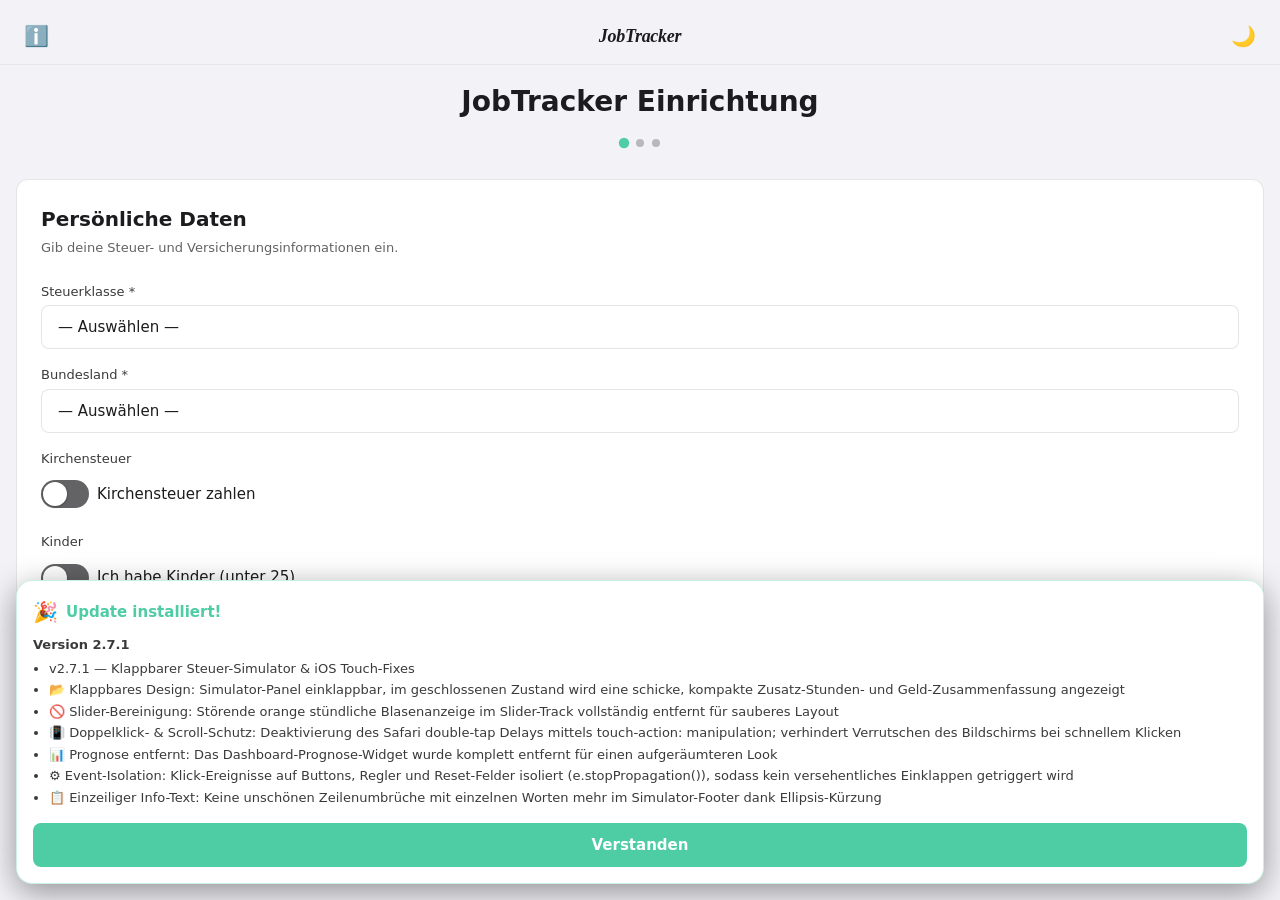
<file: backup_v2.7.1/index.html>
<!DOCTYPE html>
<html lang="de">
<head>
  <meta charset="UTF-8">
  <meta name="viewport" content="width=device-width, initial-scale=1.0, user-scalable=no">
  <meta name="theme-color" content="#0a0a1a">
  <meta name="apple-mobile-web-app-capable" content="yes">
  <meta name="apple-mobile-web-app-status-bar-style" content="black-translucent">
  <meta name="apple-mobile-web-app-title" content="JobTracker">
  <link rel="manifest" href="manifest.json">
  <link rel="apple-touch-icon" href="icons/icon-192.png">
  <link rel="stylesheet" href="style.css?v=2.7.1">
  
  <!-- Apple Touch Startup Images for modern iPhones (high-fidelity glowing inline SVGs) -->
  <link rel="apple-touch-startup-image" href="data:image/svg+xml;utf8,<svg xmlns='http://www.w3.org/2000/svg' width='393' height='852' viewBox='0 0 393 852'><rect width='100%25' height='100%25' fill='%230a0a1a'/><g transform='translate(196.5, 426)'><circle r='50' fill='%230f0f2f' stroke='%234ecca3' stroke-width='2'/><path d='M-15,-10 h30 a3,3 0 0,1 3,3 v20 a3,3 0 0,1 -3,3 h-30 a3,3 0 0,1 -3,-3 v-20 a3,3 0 0,1 3,-3' fill='none' stroke='%234ecca3' stroke-width='2.5'/><path d='M-7,-10 v-4 a2,2 0 0,1 2,-2 h10 a2,2 0 0,1 2,2 v4' fill='none' stroke='%234ecca3' stroke-width='2'/><text y='90' font-family='-apple-system, BlinkMacSystemFont, sans-serif' font-size='24' font-weight='bold' fill='%23ffffff' text-anchor='middle' letter-spacing='1'>JobTracker</text><text y='115' font-family='-apple-system, BlinkMacSystemFont, sans-serif' font-size='12' fill='%23a0a0b0' text-anchor='middle'>Mobiles Schicht-Tracking</text></g></svg>" media='(device-width: 393px) and (device-height: 852px) and (-webkit-device-pixel-ratio: 3)'>
  <link rel="apple-touch-startup-image" href="data:image/svg+xml;utf8,<svg xmlns='http://www.w3.org/2000/svg' width='430' height='932' viewBox='0 0 430 932'><rect width='100%25' height='100%25' fill='%230a0a1a'/><g transform='translate(215, 466)'><circle r='50' fill='%230f0f2f' stroke='%234ecca3' stroke-width='2'/><path d='M-15,-10 h30 a3,3 0 0,1 3,3 v20 a3,3 0 0,1 -3,3 h-30 a3,3 0 0,1 -3,-3 v-20 a3,3 0 0,1 3,-3' fill='none' stroke='%234ecca3' stroke-width='2.5'/><path d='M-7,-10 v-4 a2,2 0 0,1 2,-2 h10 a2,2 0 0,1 2,2 v4' fill='none' stroke='%234ecca3' stroke-width='2'/><text y='90' font-family='-apple-system, BlinkMacSystemFont, sans-serif' font-size='24' font-weight='bold' fill='%23ffffff' text-anchor='middle' letter-spacing='1'>JobTracker</text><text y='115' font-family='-apple-system, BlinkMacSystemFont, sans-serif' font-size='12' fill='%23a0a0b0' text-anchor='middle'>Mobiles Schicht-Tracking</text></g></svg>" media='(device-width: 430px) and (device-height: 932px) and (-webkit-device-pixel-ratio: 3)'>
  <link rel="apple-touch-startup-image" href="data:image/svg+xml;utf8,<svg xmlns='http://www.w3.org/2000/svg' width='390' height='844' viewBox='0 0 390 844'><rect width='100%25' height='100%25' fill='%230a0a1a'/><g transform='translate(195, 422)'><circle r='50' fill='%230f0f2f' stroke='%234ecca3' stroke-width='2'/><path d='M-15,-10 h30 a3,3 0 0,1 3,3 v20 a3,3 0 0,1 -3,3 h-30 a3,3 0 0,1 -3,-3 v-20 a3,3 0 0,1 3,-3' fill='none' stroke='%234ecca3' stroke-width='2.5'/><path d='M-7,-10 v-4 a2,2 0 0,1 2,-2 h10 a2,2 0 0,1 2,2 v4' fill='none' stroke='%234ecca3' stroke-width='2'/><text y='90' font-family='-apple-system, BlinkMacSystemFont, sans-serif' font-size='24' font-weight='bold' fill='%23ffffff' text-anchor='middle' letter-spacing='1'>JobTracker</text><text y='115' font-family='-apple-system, BlinkMacSystemFont, sans-serif' font-size='12' fill='%23a0a0b0' text-anchor='middle'>Mobiles Schicht-Tracking</text></g></svg>" media='(device-width: 390px) and (device-height: 844px) and (-webkit-device-pixel-ratio: 3)'>
  <link rel="apple-touch-startup-image" href="data:image/svg+xml;utf8,<svg xmlns='http://www.w3.org/2000/svg' width='375' height='812' viewBox='0 0 375 812'><rect width='100%25' height='100%25' fill='%230a0a1a'/><g transform='translate(187.5, 406)'><circle r='50' fill='%230f0f2f' stroke='%234ecca3' stroke-width='2'/><path d='M-15,-10 h30 a3,3 0 0,1 3,3 v20 a3,3 0 0,1 -3,3 h-30 a3,3 0 0,1 -3,-3 v-20 a3,3 0 0,1 3,-3' fill='none' stroke='%234ecca3' stroke-width='2.5'/><path d='M-7,-10 v-4 a2,2 0 0,1 2,-2 h10 a2,2 0 0,1 2,2 v4' fill='none' stroke='%234ecca3' stroke-width='2'/><text y='90' font-family='-apple-system, BlinkMacSystemFont, sans-serif' font-size='24' font-weight='bold' fill='%23ffffff' text-anchor='middle' letter-spacing='1'>JobTracker</text><text y='115' font-family='-apple-system, BlinkMacSystemFont, sans-serif' font-size='12' fill='%23a0a0b0' text-anchor='middle'>Mobiles Schicht-Tracking</text></g></svg>" media='(device-width: 375px) and (device-height: 812px) and (-webkit-device-pixel-ratio: 3)'>

  <title>JobTracker</title>
</head>
<body>

  <!-- Header Bar -->
  <header class="app-header">
    <div class="app-header__top">
      <button type="button" id="header-rules-info-btn" class="app-header__icon-btn" aria-label="Arbeitsrecht-Info">ℹ️</button>
      <span class="app-header__logo">JobTracker</span>
      <button type="button" id="header-theme-toggle" class="app-header__icon-btn" aria-label="Theme wechseln">🌙</button>
    </div>
    <nav class="app-header__tabs" aria-label="Hauptnavigation">
      <button class="header-tab active" data-view="view-daily" aria-current="page" type="button">Übersicht</button>
      <button class="header-tab" data-view="view-entry" type="button">Eintragen</button>
      <button class="header-tab" data-view="view-settings" type="button">Einstellungen</button>
    </nav>
  </header>

  <!-- Shared Sub-Nav Bar (fixed below header, only visible for tracking views) -->
  <nav class="sub-nav-bar" id="tracking-sub-nav" aria-label="Tracking Unter-Navigation" style="display:none;">
    <button class="sub-nav-btn active" data-target="view-daily" type="button">Übersicht</button>
    <button class="sub-nav-btn" data-target="view-monthly" type="button">Monat</button>
    <button class="sub-nav-btn" data-target="view-yearly" type="button">Jahr</button>
  </nav>

  <!-- Error banner for localStorage errors -->
  <div id="error-banner" class="error-banner" role="alert" aria-live="assertive">
    <span id="error-banner-message">Speicher nicht verfügbar. Änderungen sind blockiert.</span>
  </div>

  <!-- Toast notification (legacy element, kept for backward compatibility) -->
  <div id="toast" class="toast-legacy" role="status" aria-live="polite" style="display:none;"></div>
  <!-- Toast container (modern stacked toasts) -->
  <div id="toast-container" class="toast-container" role="status" aria-live="polite"></div>

  <!-- Rule Warning Container (fixed-position for live rule-check toasts) -->
  <div id="rule-warning-container" class="rule-warning-container" aria-live="assertive"></div>

  <!-- Update Banner (shown after app update) -->
  <div id="update-banner" class="update-banner" style="display:none;" role="alert">
    <div class="update-banner-content">
      <div class="update-banner-header">
        <span class="update-banner-icon">🎉</span>
        <span class="update-banner-title">Update installiert!</span>
      </div>
      <div class="update-banner-body" id="update-banner-body"></div>
      <button type="button" id="update-banner-close" class="btn btn-primary update-banner-close-btn">Verstanden</button>
    </div>
  </div>

  <!-- View: PWA Install Prompt (shown in browser, hidden when standalone) -->
  <section id="view-pwa-install" class="view-section">
    <div class="pwa-install-container">
      <div class="pwa-install-brand">
        <span class="pwa-install-title">JobTracker</span>
        <svg class="pwa-install-swirl" width="120" height="12" viewBox="0 0 120 12" fill="none">
          <path d="M5 10C25 2 45 2 60 6C75 10 95 10 115 3" stroke="#ffffff" stroke-width="2.5" stroke-linecap="round" opacity="0.85"/>
        </svg>
      </div>
      <p class="pwa-install-subtitle">Für das beste Erlebnis, füge JobTracker zu deinem Home-Bildschirm hinzu.</p>

      <div class="pwa-install-steps">
        <div class="pwa-install-step">
          <div class="pwa-install-step-number">1</div>
          <div class="pwa-install-step-content">
            <div class="pwa-install-step-icon">⋯</div>
            <p class="pwa-install-step-text">Tippe auf die <strong>3 Punkte</strong> (⋯) in der Adressleiste</p>
          </div>
        </div>

        <div class="pwa-install-step">
          <div class="pwa-install-step-number">2</div>
          <div class="pwa-install-step-content">
            <div class="pwa-install-step-icon">⬆️</div>
            <p class="pwa-install-step-text">Tippe auf <strong>„Teilen"</strong></p>
          </div>
        </div>

        <div class="pwa-install-step">
          <div class="pwa-install-step-number">3</div>
          <div class="pwa-install-step-content">
            <div class="pwa-install-step-icon">➕</div>
            <p class="pwa-install-step-text">Scrolle ganz nach unten und tippe auf <strong>„Zum Home-Bildschirm"</strong></p>
          </div>
        </div>

        <div class="pwa-install-step">
          <div class="pwa-install-step-number">4</div>
          <div class="pwa-install-step-content">
            <div class="pwa-install-step-icon">✅</div>
            <p class="pwa-install-step-text">Tippe oben rechts auf <strong>„Hinzufügen"</strong></p>
          </div>
        </div>
      </div>

      <div class="pwa-install-hint">
        <span class="pwa-install-hint-icon">💡</span>
        <span>Öffne danach die App vom Home-Bildschirm — die Einrichtung startet automatisch.</span>
      </div>

      <button type="button" id="pwa-install-skip-btn" class="btn btn-secondary pwa-install-skip">Trotzdem im Browser fortfahren</button>
    </div>
  </section>

  <!-- View: Onboarding -->
  <section id="view-onboarding" class="view-section">
    <h1 class="onboarding-title">JobTracker Einrichtung</h1>

    <!-- Progress Indicator -->
    <div class="onboarding-progress" aria-label="Einrichtungsfortschritt">
      <div class="step-dot active" data-step="1" aria-label="Schritt 1: Persönliche Daten"></div>
      <div class="step-dot" data-step="2" aria-label="Schritt 2: Job-Konfiguration"></div>
      <div class="step-dot" data-step="3" aria-label="Schritt 3: Überprüfung"></div>
    </div>

    <!-- Step 1: Personal Data -->
    <div id="onboarding-step-1" class="onboarding-step glass-surface layer-content" aria-labelledby="step-1-heading">
      <h2 id="step-1-heading">Persönliche Daten</h2>
      <p class="step-description">Gib deine Steuer- und Versicherungsinformationen ein.</p>

      <div class="form-group">
        <label class="form-label" for="onb-steuerklasse">Steuerklasse *</label>
        <select id="onb-steuerklasse" class="form-select" required aria-required="true">
          <option value="">— Auswählen —</option>
          <option value="1">Steuerklasse I</option>
          <option value="2">Steuerklasse II</option>
          <option value="3">Steuerklasse III</option>
          <option value="4">Steuerklasse IV</option>
          <option value="5">Steuerklasse V</option>
          <option value="6">Steuerklasse VI</option>
        </select>
        <span class="field-error" id="error-steuerklasse" role="alert"></span>
      </div>

      <div class="form-group">
        <label class="form-label" for="onb-bundesland">Bundesland *</label>
        <select id="onb-bundesland" class="form-select" required aria-required="true">
          <option value="">— Auswählen —</option>
          <option value="Baden-Württemberg">Baden-Württemberg</option>
          <option value="Bayern">Bayern</option>
          <option value="Berlin">Berlin</option>
          <option value="Brandenburg">Brandenburg</option>
          <option value="Bremen">Bremen</option>
          <option value="Hamburg">Hamburg</option>
          <option value="Hessen">Hessen</option>
          <option value="Mecklenburg-Vorpommern">Mecklenburg-Vorpommern</option>
          <option value="Niedersachsen">Niedersachsen</option>
          <option value="Nordrhein-Westfalen">Nordrhein-Westfalen</option>
          <option value="Rheinland-Pfalz">Rheinland-Pfalz</option>
          <option value="Saarland">Saarland</option>
          <option value="Sachsen">Sachsen</option>
          <option value="Sachsen-Anhalt">Sachsen-Anhalt</option>
          <option value="Schleswig-Holstein">Schleswig-Holstein</option>
          <option value="Thüringen">Thüringen</option>
        </select>
        <span class="field-error" id="error-bundesland" role="alert"></span>
      </div>

      <div class="form-group">
        <label class="form-label">Kirchensteuer</label>
        <div class="toggle-group">
          <label class="toggle-label" for="onb-kirchensteuer">
            <input type="checkbox" id="onb-kirchensteuer" class="toggle-input">
            <span class="toggle-switch"></span>
            <span class="toggle-text">Kirchensteuer zahlen</span>
          </label>
        </div>
      </div>

      <div class="form-group">
        <label class="form-label">Kinder</label>
        <div class="toggle-group">
          <label class="toggle-label" for="onb-has-children">
            <input type="checkbox" id="onb-has-children" class="toggle-input">
            <span class="toggle-switch"></span>
            <span class="toggle-text">Ich habe Kinder (unter 25)</span>
          </label>
        </div>
      </div>

      <div class="form-group">
        <label class="form-label">Krankenversicherung *</label>
        <div class="radio-group" role="radiogroup" aria-required="true">
          <label class="radio-label">
            <input type="radio" name="onb-krankenversicherung" value="gesetzlich" class="radio-input">
            <span class="radio-custom"></span>
            <span class="radio-text">Gesetzlich</span>
          </label>
          <label class="radio-label">
            <input type="radio" name="onb-krankenversicherung" value="privat" class="radio-input">
            <span class="radio-custom"></span>
            <span class="radio-text">Privat</span>
          </label>
          <label class="radio-label">
            <input type="radio" name="onb-krankenversicherung" value="familienversicherung" class="radio-input">
            <span class="radio-custom"></span>
            <span class="radio-text">Familienversicherung</span>
          </label>
        </div>
        <div id="onb-familienversicherung-info" class="onb-job-rules-info" style="display:none;">
          <h4>ℹ️ Familienversicherung 2026</h4>
          <ul>
            <li>Keine eigenen KV/PV-Beiträge</li>
            <li>Einkommensgrenze: max. 565 €/Monat Gesamteinkommen</li>
            <li>Bei Minijob: max. 603 €/Monat</li>
            <li>Achtung: Bei Überschreitung endet die Familienversicherung!</li>
          </ul>
        </div>
        <span class="field-error" id="error-krankenversicherung" role="alert"></span>
      </div>
    </div>

    <!-- Step 2: Job Configuration (merged from old step 2+3) -->
    <div id="onboarding-step-2" class="onboarding-step glass-surface layer-content" style="display:none;" aria-labelledby="step-2-heading">
      <h2 id="step-2-heading">Job-Konfiguration</h2>
      <p class="step-description">Konfiguriere deinen Job.</p>

      <div class="job-step-indicator" id="job-step-indicator">
        <span id="job-step-label">Job 1</span>
      </div>

      <div id="job-config-container">
        <div class="form-group">
          <label class="form-label" for="onb-job-type">Job-Typ *</label>
          <select id="onb-job-type" class="form-select" required aria-required="true">
            <option value="">— Auswählen —</option>
            <option value="KFB">KFB (Kurzfristige Beschäftigung)</option>
            <option value="Minijob">Minijob</option>
            <option value="Teilzeit">Teilzeit</option>
            <option value="Vollzeit">Vollzeit</option>
            <option value="Werkstudent">Werkstudent</option>
          </select>
          <span class="field-error" id="error-job-type" role="alert"></span>
          <div id="onb-job-rules-info" class="onb-job-rules-info" style="display:none;"></div>
        </div>

        <div class="form-group">
          <label class="form-label" for="onb-employer-name">Arbeitgeber *</label>
          <input type="text" id="onb-employer-name" class="form-input" maxlength="100" placeholder="z.B. Café Müller" required aria-required="true">
          <span class="field-error" id="error-employer-name" role="alert"></span>
        </div>

        <div class="form-group">
          <label class="form-label" for="onb-employer-website">Website (für Logo, optional)</label>
          <input type="text" id="onb-employer-website" class="form-input" maxlength="200" placeholder="z.B. mcdonalds.de">
          <div id="onb-logo-preview" class="logo-preview" style="display:none;">
            <img id="onb-logo-img" class="logo-preview-img" alt="Firmenlogo">
            <span class="logo-preview-label">Logo gefunden ✓</span>
          </div>
        </div>

        <div class="form-group">
          <label class="form-label" for="onb-start-date">Startdatum *</label>
          <input type="date" id="onb-start-date" class="form-input" required aria-required="true">
          <span class="field-error" id="error-start-date" role="alert"></span>
        </div>

        <div class="form-group">
          <label class="form-label">Gehaltsart *</label>
          <div class="radio-group" role="radiogroup" aria-required="true">
            <label class="radio-label">
              <input type="radio" name="onb-salary-type" value="hourly" class="radio-input">
              <span class="radio-custom"></span>
              <span class="radio-text">Stundenlohn</span>
            </label>
            <label class="radio-label">
              <input type="radio" name="onb-salary-type" value="fixed" class="radio-input">
              <span class="radio-custom"></span>
              <span class="radio-text">Festgehalt</span>
            </label>
            <label class="radio-label">
              <input type="radio" name="onb-salary-type" value="daily" class="radio-input">
              <span class="radio-custom"></span>
              <span class="radio-text">Tagessatz</span>
            </label>
          </div>
          <span class="field-error" id="error-salary-type" role="alert"></span>
        </div>

        <div class="form-group" id="onb-hourly-rate-group" style="display:none;">
          <label class="form-label" for="onb-hourly-rate">Stundenlohn (€) *</label>
          <input type="number" id="onb-hourly-rate" class="form-input" min="0.01" max="999.99" step="0.01" placeholder="12,50">
          <span class="field-error" id="error-hourly-rate" role="alert"></span>
        </div>

        <div class="form-group" id="onb-daily-rate-group" style="display:none;">
          <label class="form-label" for="onb-daily-rate">Standard-Tagessatz (€)</label>
          <input type="number" id="onb-daily-rate" class="form-input" min="0.01" max="99999.99" step="0.01" placeholder="z.B. 450,00">
          <span class="form-hint">Optional — kann bei jedem Eintrag individuell angepasst werden.</span>
        </div>

        <div class="form-group optional-section">
          <h3 class="optional-heading">Optionale Einstellungen</h3>

          <div class="toggle-group">
            <label class="toggle-label" for="onb-has-provision">
              <input type="checkbox" id="onb-has-provision" class="toggle-input">
              <span class="toggle-switch"></span>
              <span class="toggle-text">Provision erfassen</span>
            </label>
          </div>

          <div class="toggle-group">
            <label class="toggle-label" for="onb-has-tips">
              <input type="checkbox" id="onb-has-tips" class="toggle-input">
              <span class="toggle-switch"></span>
              <span class="toggle-text">Trinkgeld erfassen</span>
            </label>
          </div>

          <div class="form-group">
            <label class="form-label" for="onb-vacation-days">Urlaubsanspruch (Tage/Jahr)</label>
            <input type="number" id="onb-vacation-days" class="form-input" min="0" max="365" step="1" placeholder="0">
          </div>

          <div class="form-group">
            <label class="form-label" for="onb-billing-day">Abrechnungstag (Tag im Monat)</label>
            <input type="number" id="onb-billing-day" class="form-input" min="1" max="31" step="1" placeholder="z.B. 20">
            <span class="form-hint">Ab diesem Tag zählt der nächste Monat. Leer = Monatsende.</span>
          </div>

          <div class="toggle-group">
            <label class="toggle-label" for="onb-sick-tracking">
              <input type="checkbox" id="onb-sick-tracking" class="toggle-input">
              <span class="toggle-switch"></span>
              <span class="toggle-text">Krankheitstage erfassen</span>
            </label>
          </div>
        </div>
      </div>

      <!-- Configured jobs list -->
      <div id="onb-configured-jobs" class="onb-configured-jobs"></div>

      <!-- Add another job button -->
      <button type="button" id="onb-add-another-job" class="btn btn-secondary onb-add-job-btn">+ Weiteren Job hinzufügen</button>
    </div>

    <!-- Step 3: Review & Confirm (was step 4) -->
    <div id="onboarding-step-3" class="onboarding-step glass-surface layer-content" style="display:none;" aria-labelledby="step-3-heading">
      <h2 id="step-3-heading">Überprüfung & Bestätigung</h2>
      <p class="step-description">Bitte überprüfe deine Konfiguration vor dem Absenden.</p>

      <div id="onboarding-review-content" class="review-content">
        <!-- Dynamically populated by OnboardingModule -->
      </div>

      <span class="field-error" id="error-onboarding-submit" role="alert"></span>
    </div>

    <!-- Navigation Buttons -->
    <div class="onboarding-nav">
      <button type="button" id="onb-btn-back" class="btn btn-secondary" style="visibility:hidden;" aria-label="Zum vorherigen Schritt">Zurück</button>
      <button type="button" id="onb-btn-next" class="btn btn-primary" aria-label="Zum nächsten Schritt">Weiter</button>
    </div>
  </section>

  <!-- View: Daily Tracking (Übersicht) -->
  <section id="view-daily" class="view-section">
    <div class="scroll-content" id="view-daily-scroll">
      <!-- Pull-to-Refresh Spinner (iOS-style) -->
      <div id="pull-refresh-indicator" class="pull-spinner" aria-hidden="true">
        <svg class="pull-spinner__svg" viewBox="0 0 24 24" width="24" height="24">
          <circle class="pull-spinner__circle" cx="12" cy="12" r="10" fill="none" stroke="currentColor" stroke-width="2.5" stroke-linecap="round" stroke-dasharray="50" stroke-dashoffset="20"/>
        </svg>
      </div>

      <!-- Dashboard Edit Done Button (shown in edit mode) -->
      <button id="dashboard-edit-done" class="dashboard-edit-done" type="button">✓ Fertig</button>

      <!-- Dashboard Grid: 2-column CSS grid; small widgets span 1 col, full widgets span both -->
      <div class="dashboard-grid" id="dashboard-grid">

      <!-- Gesamtübersicht Card -->
      <div id="daily-dashboard" class="glass-surface layer-content daily-dashboard-card" data-reorderable="true" data-widget-id="gesamtuebersicht" data-widget-size="full">
        <div class="dashboard-header-row">
          <h2 class="daily-section-title">Gesamtübersicht</h2>
          <button type="button" id="dashboard-period-toggle" class="dashboard-period-btn" aria-label="Zeitraum wechseln">
            <span id="dashboard-period-label">Aktueller Monat</span>
          </button>
          <button type="button" id="dashboard-source-toggle" class="dashboard-period-btn dashboard-source-btn" aria-label="Datenquelle wechseln" hidden>
            <span id="dashboard-source-label">Tatsächlich</span>
          </button>
        </div>
        <div class="dashboard-stats">
          <div class="dashboard-stat" id="stat-stunden-root">
            <span class="dashboard-stat-value" id="dashboard-total-hours">0</span>
            <span class="dashboard-stat-label" id="dashboard-hours-label">Stunden</span>
          </div>
          <div class="dashboard-stat">
            <span class="dashboard-stat-value" id="dashboard-total-brutto">0,00 €</span>
            <span class="dashboard-stat-label">Brutto</span>
          </div>
          <div class="dashboard-stat">
            <span class="dashboard-stat-value" id="dashboard-total-netto">0,00 €</span>
            <span class="dashboard-stat-label">Netto</span>
          </div>
        </div>

        <!-- Steuer-Simulator Panel (gorgeous full-width glass panel inside the card) -->
        <!-- Steuer-Simulator Panel (gorgeous full-width glass panel inside the card) -->
        <div id="dashboard-simulator-panel" class="dashboard-simulator-panel collapsed">
          <div class="simulator-header" id="simulator-toggle-header" style="cursor: pointer;">
            <span class="simulator-title">
              <span class="simulator-toggle-arrow">▸</span> ✨ Steuer-Simulator
            </span>
            
            <!-- Compact display when collapsed -->
            <div id="simulator-compact-summary" class="simulator-compact-summary" style="display: none;">
              <span id="simulator-compact-delta-val">+0 Std.</span>
              <span id="simulator-compact-delta-money">( +0,00 € )</span>
            </div>
            
            <!-- Full Delta Badge when expanded -->
            <div id="simulator-delta-badge" class="simulator-delta-badge" style="display: none;">
              <span id="simulator-delta-value">+0,00 € Netto</span>
            </div>
          </div>
          
          <!-- Collapsible content container -->
          <div id="simulator-collapsible-content" class="simulator-collapsible-content" style="display: none;">
            <div class="simulator-controls-row">
              <button type="button" class="simulator-btn simulator-btn--minus" id="dashboard-hours-down" aria-label="Simulation verringern">−</button>
              
              <div class="simulator-slider-container">
                <input type="range" id="dashboard-hours-slider" class="simulator-range-slider" min="0" max="100" value="0" step="1" aria-label="Simulierte Zusatzstunden">
                <div class="simulator-slider-labels">
                  <span id="slider-min-label">0</span>
                  <span id="slider-max-label">100</span>
                </div>
              </div>
              
              <button type="button" class="simulator-btn simulator-btn--plus" id="dashboard-hours-up" aria-label="Simulation erhöhen">＋</button>
            </div>
            
            <div class="simulator-footer">
              <span id="dashboard-hours-sim-info" class="simulator-info-text">Zusatzleistung simulieren</span>
              <button type="button" id="dashboard-hours-reset" class="simulator-reset-btn" aria-label="Simulation zurücksetzen">↺ Zurücksetzen</button>
            </div>
          </div>
        </div>

        <!-- Brutto/Netto Rechner Dropdown -->
        <details class="dashboard-details-dropdown" id="dashboard-netto-details">
          <summary class="dashboard-details-toggle">💰 Abzüge & Netto-Details</summary>
          <div class="dashboard-details-content" id="dashboard-netto-breakdown">
            <p class="dashboard-details-empty">Füge Arbeitstage hinzu, um die Berechnung zu sehen.</p>
          </div>
        </details>

        <!-- Urlaub & Krankheit -->
        <div class="dashboard-absence-row" id="dashboard-absence-row">
          <div class="dashboard-absence-item" id="dashboard-vacation-item" style="display:none;">
            <span class="dashboard-absence-icon">🏖️</span>
            <span class="dashboard-absence-label">Urlaubstage</span>
            <span class="dashboard-absence-value" id="dashboard-total-vacation">0</span>
          </div>
          <div class="dashboard-absence-item" id="dashboard-sick-item" style="display:none;">
            <span class="dashboard-absence-icon">🤒</span>
            <span class="dashboard-absence-label">Krankheitstage</span>
            <span class="dashboard-absence-value" id="dashboard-total-sick">0</span>
          </div>
        </div>

        <div class="dashboard-extras-row">
          <span class="dashboard-extra-item" id="dashboard-total-tips">Trinkgeld: 0,00 €</span>
          <span id="sparkline-tip-container" class="sparkline-container"></span>
          <span class="dashboard-extra-item" id="dashboard-total-provision">Provision: 0,00 €</span>
          <span id="sparkline-provision-container" class="sparkline-container"></span>
        </div>
      </div>

      <!-- Minijob Forecast Widget -->
      <div id="minijob-forecast-widget" class="glass-surface layer-content forecast-widget forecast-widget--hidden" data-reorderable="true" data-widget-id="minijob-forecast" data-widget-size="full">
        <h3 class="forecast-widget__title">📊 Minijob-Jahresprognose</h3>
        <div class="forecast-widget__stats">
          <div class="forecast-widget__stat">
            <span class="forecast-widget__label">Bisher (YTD)</span>
            <span class="forecast-widget__value" id="minijob-forecast-ytd">0,00 €</span>
          </div>
          <div class="forecast-widget__stat">
            <span class="forecast-widget__label">Hochrechnung</span>
            <span class="forecast-widget__value" id="minijob-forecast-projected">0,00 €</span>
          </div>
          <div class="forecast-widget__stat">
            <span class="forecast-widget__label">Verbleibend</span>
            <span class="forecast-widget__value" id="minijob-forecast-remaining">7.236,00 €</span>
          </div>
        </div>

        <div class="forecast-widget__footer">
          <span id="minijob-forecast-status" class="forecast-status forecast-status--safe" aria-label="Status"></span>
          <span id="minijob-forecast-warning" class="forecast-widget__warning" style="display:none;"></span>
        </div>
      </div>

      <!-- Job Cards Container -->
      <div id="job-cards-container" data-reorderable="true" data-widget-id="job-cards" data-widget-size="full">
        <!-- Dynamically populated by job card rendering modules -->
        <div class="glass-surface layer-content daily-no-jobs-card" id="daily-no-jobs">
          <div class="daily-no-jobs-content">
            <span class="daily-no-jobs-icon">💼</span>
            <h3 class="daily-no-jobs-heading">Keine Jobs konfiguriert</h3>
            <p class="daily-no-jobs-text">Füge deinen ersten Job in den Einstellungen hinzu.</p>
          </div>
        </div>
      </div>

      </div><!-- /.dashboard-grid -->

    </div>
  </section>

  <!-- View: Monthly Overview -->
  <section id="view-monthly" class="view-section">
    <div class="scroll-content">
      <h1 class="monthly-title">Monatsübersicht</h1>

      <div class="glass-surface layer-content monthly-selector-card">
        <div class="monthly-selector">
          <button type="button" id="monthly-prev-btn" class="btn btn-secondary monthly-nav-btn" aria-label="Vorheriger Monat">‹</button>
          <span id="monthly-current-label" class="monthly-current-label">Januar 2026</span>
          <button type="button" id="monthly-next-btn" class="btn btn-secondary monthly-nav-btn" aria-label="Nächster Monat">›</button>
        </div>
      </div>

      <div class="glass-surface layer-content monthly-card">
        <h2 class="monthly-section-title">Gesamt (Alle Jobs)</h2>
        <div class="monthly-aggregate-stats">
          <div class="monthly-stat">
            <span class="monthly-stat-value" id="monthly-agg-hours">0</span>
            <span class="monthly-stat-label">Stunden</span>
          </div>
          <div class="monthly-stat">
            <span class="monthly-stat-value" id="monthly-agg-brutto">0,00 €</span>
            <span class="monthly-stat-label">Brutto</span>
          </div>
          <div class="monthly-stat">
            <span class="monthly-stat-value" id="monthly-agg-netto">0,00 €</span>
            <span class="monthly-stat-label">Netto</span>
          </div>
        </div>
        <div class="monthly-extras-row">
          <span class="monthly-extra-item" id="monthly-agg-provisions">Provision: 0,00 €</span>
          <span class="monthly-extra-item" id="monthly-agg-tips">Trinkgeld: 0,00 €</span>
        </div>
      </div>

      <!-- Per-job monthly summaries -->
      <div id="monthly-job-summaries" class="monthly-job-summaries">
      </div>

      <!-- Day-by-day list -->
      <div class="glass-surface layer-content monthly-card">
        <h2 class="monthly-section-title" id="monthly-day-list-title">Tag für Tag</h2>
        <div id="monthly-day-list" class="monthly-day-list">
          <p class="monthly-empty-state">Keine Einträge für diesen Monat.</p>
        </div>
      </div>
    </div>
  </section>

  <!-- View: Yearly Overview -->
  <section id="view-yearly" class="view-section">
    <div class="scroll-content">
      <h1 class="yearly-title">Jahresübersicht</h1>

      <div class="glass-surface layer-content yearly-selector-card">
        <div class="yearly-selector">
          <button type="button" id="yearly-prev-btn" class="btn btn-secondary yearly-nav-btn" aria-label="Vorheriges Jahr">◀</button>
          <span id="yearly-year-label" class="yearly-year-label">2026</span>
          <button type="button" id="yearly-next-btn" class="btn btn-secondary yearly-nav-btn" aria-label="Nächstes Jahr">▶</button>
        </div>
      </div>

      <div class="glass-surface layer-content yearly-aggregate-card">
        <h2 class="yearly-section-title">Jahresgesamt (Alle Jobs)</h2>
        <div class="yearly-aggregate-stats">
          <div class="yearly-stat">
            <span class="yearly-stat-value" id="yearly-total-hours">0</span>
            <span class="yearly-stat-label">Stunden gesamt</span>
          </div>
          <div class="yearly-stat">
            <span class="yearly-stat-value" id="yearly-total-days">0</span>
            <span class="yearly-stat-label">Arbeitstage</span>
          </div>
          <div class="yearly-stat">
            <span class="yearly-stat-value" id="yearly-total-brutto">0,00 €</span>
            <span class="yearly-stat-label">Brutto</span>
          </div>
          <div class="yearly-stat">
            <span class="yearly-stat-value" id="yearly-total-netto">0,00 €</span>
            <span class="yearly-stat-label">Netto</span>
          </div>
        </div>
        <div class="yearly-extras-row">
          <div class="yearly-extra-item">
            <span class="yearly-extra-label">Provision gesamt</span>
            <span class="yearly-extra-value" id="yearly-total-provision">0,00 €</span>
          </div>
          <div class="yearly-extra-item">
            <span class="yearly-extra-label">Trinkgeld gesamt</span>
            <span class="yearly-extra-value" id="yearly-total-tips">0,00 €</span>
          </div>
        </div>
        <div class="yearly-extras-row">
          <div class="yearly-extra-item">
            <span class="yearly-extra-label">Urlaubstage</span>
            <span class="yearly-extra-value" id="yearly-total-vacation">0</span>
          </div>
          <div class="yearly-extra-item">
            <span class="yearly-extra-label">Krankheitstage</span>
            <span class="yearly-extra-value" id="yearly-total-sick">0</span>
          </div>
        </div>
      </div>

      <div id="yearly-jobs-container">
        <p class="yearly-empty-state" id="yearly-no-jobs">Keine Jobs konfiguriert.</p>
      </div>

    </div>
  </section>

  <!-- View: Entry (Eintragen) -->
  <section id="view-entry" class="view-section">
    <div class="scroll-content">
      <h1 class="entry-title">Eintragen</h1>

      <!-- Punch Clock (full-width horizontal tile) -->
      <div id="punch-clock-container" class="punch-clock">
        <div class="punch-clock-tile">
          <div class="punch-ring-container">
            <svg class="punch-ring" viewBox="0 0 100 100" aria-hidden="true">
              <circle class="punch-ring__bg-depth" cx="50" cy="50" r="44"></circle>
              <circle class="punch-ring__bg" cx="50" cy="50" r="44"></circle>
              <circle class="punch-ring__progress" id="punch-ring-progress" cx="50" cy="50" r="44"></circle>
            </svg>
            <button type="button" id="punch-center-btn" class="punch-center-btn" aria-label="Schicht starten">
              <span class="punch-center-icon" id="punch-center-icon" aria-hidden="true"><svg width="20" height="20" viewBox="0 0 24 24" fill="currentColor"><path d="M8 5v14l11-7z"/></svg></span>
            </button>
          </div>
          <div class="punch-bottom-area" id="punch-bottom-area">
            <span class="punch-tile-title">Schicht</span>
            <span class="punch-prelabel">Tippe zum Starten</span>
          </div>
          <button type="button" id="punch-skip-btn" class="punch-skip-btn" style="display:none;">Überspringen</button>
          <!-- Inline extras form (shown after shift end if tip/provision enabled) -->
          <div id="punch-extras-form" class="punch-extras-form" style="display:none;"></div>
          <!-- 16-hour warning banner overlay -->
          <div id="punch-warning-banner" class="punch-warning" style="display:none;" role="alert">
            <p>⚠️ Schicht läuft seit über 16 Stunden. Vergessen zu beenden?</p>
            <div class="punch-warning-actions">
              <button type="button" id="punch-warning-end-btn" class="btn btn-danger">Schicht beenden</button>
              <button type="button" id="punch-warning-continue-btn" class="btn btn-secondary">Weiter arbeiten</button>
            </div>
          </div>
        </div>
      </div>

      <!-- Shift Templates -->
      <div class="glass-surface layer-content entry-templates-card" id="entry-templates-card">
        <div class="entry-templates-header">
          <h2 class="entry-section-title">⚡ Schnelleintrag</h2>
        </div>
        <div class="entry-templates-list" id="entry-templates-list"></div>
        <button type="button" id="entry-create-template-btn" class="btn btn-secondary" style="width:100%;margin-top:var(--spacing-sm);">+ Neue Vorlage erstellen</button>
      </div>

      <!-- Quick Entry Form -->
      <div class="glass-surface layer-content entry-form-card">
        <h2 class="entry-section-title" id="entry-form-title">Neuer Eintrag</h2>
        <div class="form-group" id="entry-template-name-group" style="display:none;">
          <label class="form-label" for="entry-template-name">Vorlagen-Name *</label>
          <input type="text" id="entry-template-name" class="form-input" maxlength="50" placeholder="z.B. Frühschicht 8h">
        </div>
        <form id="entry-form" novalidate>
          <div class="form-group">
            <label class="form-label" for="entry-job">Job *</label>
            <select id="entry-job" class="form-select" required></select>
          </div>
          <div class="form-group">
            <label class="form-label" for="entry-date">Datum *</label>
            <div class="entry-date-nav">
              <button type="button" id="entry-date-prev" class="btn btn-secondary entry-date-nav-btn" aria-label="Vorheriger Tag">‹</button>
              <input type="date" id="entry-date" class="form-input" required>
              <button type="button" id="entry-date-next" class="btn btn-secondary entry-date-nav-btn" aria-label="Nächster Tag">›</button>
            </div>
          </div>
          <div class="form-group">
            <label class="form-label" for="entry-status">Status</label>
            <select id="entry-status" class="form-select">
              <option value="worked">Gearbeitet</option>
              <option value="vacation">Urlaub</option>
              <option value="sick">Krank</option>
              <option value="not_worked">Nicht gearbeitet</option>
            </select>
          </div>
          <div class="form-group" id="entry-hours-group">
            <label class="form-label" for="entry-hours">Stunden *</label>
            <input type="number" id="entry-hours" class="form-input" min="0.25" max="24" step="0.25" placeholder="z.B. 8">
          </div>
          <div class="form-group" id="entry-daily-rate-group" style="display:none;">
            <label class="form-label" for="entry-daily-rate">Tagessatz (€) *</label>
            <input type="number" id="entry-daily-rate" class="form-input" min="0.01" max="99999.99" step="0.01" placeholder="z.B. 450,00">
          </div>
          <div class="form-group" id="entry-provision-group" style="display:none;">
            <label class="form-label" for="entry-provision">Provision (€)</label>
            <input type="number" id="entry-provision" class="form-input" min="0" step="0.01" placeholder="0,00">
          </div>
          <div class="form-group" id="entry-tip-group" style="display:none;">
            <label class="form-label" for="entry-tip">Trinkgeld (€)</label>
            <input type="number" id="entry-tip" class="form-input" min="0" step="0.01" placeholder="0,00">
          </div>
          <div class="form-actions">
            <button type="submit" id="entry-submit-btn" class="btn btn-primary" style="width:100%;">Eintrag speichern</button>
            <button type="button" id="entry-save-template-btn" class="btn btn-primary" style="width:100%;display:none;background:var(--color-accent-blue);">💾 Vorlage speichern</button>
            <button type="button" id="entry-cancel-template-btn" class="btn btn-secondary" style="width:100%;display:none;">Abbrechen</button>
          </div>
          <span class="field-error" id="entry-error" aria-live="polite"></span>
        </form>
      </div>

      <!-- Recent Entries -->
      <div class="glass-surface layer-content entry-recent-card">
        <div class="entry-recent-header">
          <h2 class="entry-section-title">Letzte Einträge</h2>
          <select id="entry-history-filter" class="entry-history-filter" aria-label="Zeitraum filtern">
            <option value="all">Alle</option>
            <option value="current_month" selected>Aktueller Monat</option>
            <option value="last_month">Letzter Monat</option>
            <!-- Other months are populated dynamically -->
          </select>
        </div>
        <div id="entry-recent-list" class="entry-recent-list">
          <p class="entry-empty-state">Noch keine Einträge vorhanden.</p>
        </div>
      </div>
    </div>
  </section>

  <!-- View: Settings (Einstellungen) -->
  <section id="view-settings" class="view-section">
    <div class="scroll-content">
      <h1 class="settings-title">Einstellungen</h1>

      <!-- Year-Change Rule Confirmation Prompt (Req 13.5, 13.6) -->
      <div id="year-change-prompt" class="glass-surface layer-content settings-card year-change-card" style="display:none;" role="alert" aria-live="polite">
        <h3 class="year-change-heading">⚠️ Jahreswechsel-Bestätigung</h3>
        <p class="year-change-description">Die Regelparameter für <span id="year-change-year"></span> sind:</p>
        <div id="year-change-params" class="year-change-params"></div>
        <p class="year-change-note">Bitte bestätige die Parameter für das neue Jahr oder verwerfe die Meldung.</p>
        <div class="year-change-actions">
          <button id="year-change-confirm-btn" class="btn btn-primary" type="button">Bestätigen</button>
          <button id="year-change-dismiss-btn" class="btn btn-secondary" type="button">Später</button>
        </div>
      </div>

      <!-- Version & Changelog Section (moved to top so users see new updates first) -->
      <div class="glass-surface layer-content settings-card">
        <h2 class="settings-section-title">Version & Updates</h2>
        <div class="settings-version-info">
          <span class="settings-version-label">Aktuelle Version</span>
          <span class="settings-version-number" id="settings-app-version">2.7.1</span>
        </div>
        <details class="settings-changelog" id="settings-changelog">
          <summary class="settings-changelog-toggle">📋 Was ist neu?</summary>
          <div class="settings-changelog-content" id="settings-changelog-content"></div>
        </details>
      </div>

      <!-- Preferences -->
      <div class="glass-surface layer-content settings-card">
        <h2 class="settings-section-title">Einstellungen</h2>
        <div class="toggle-group">
          <label class="toggle-label" for="haptic-toggle">
            <input type="checkbox" id="haptic-toggle" class="toggle-input" checked>
            <span class="toggle-switch"></span>
            <span class="toggle-text">Haptisches Feedback</span>
          </label>
        </div>
        <p id="haptic-unsupported-hint" class="form-hint haptic-unsupported-hint" style="display:none;">⚠️ Nicht unterstützt auf diesem Gerät (z. B. iOS Safari).</p>
        <div class="settings-test-row">
          <button type="button" id="haptic-test-btn" class="btn btn-secondary">📳 Test Vibration</button>
          <button type="button" id="notification-test-btn" class="btn btn-secondary">🔔 Test-Benachrichtigung senden</button>
        </div>
      </div>

      <!-- Notifications -->
      <div class="glass-surface layer-content settings-card">
        <h2 class="settings-section-title">🔔 Benachrichtigungen</h2>

        <button type="button" id="notif-enable-btn" class="btn btn-primary" style="display:none;">Benachrichtigungen aktivieren</button>
        <p id="notif-blocked-hint" class="form-hint" style="display:none;">⚠️ Benachrichtigungen sind blockiert. Bitte in den Browser-Einstellungen erlauben.</p>

        <div class="toggle-group">
          <label class="toggle-label" for="notif-evening-toggle">
            <input type="checkbox" id="notif-evening-toggle" class="toggle-input" checked>
            <span class="toggle-switch"></span>
            <span class="toggle-text">Tägliche Erinnerung am Abend</span>
          </label>
        </div>
        <div class="form-group" id="notif-evening-time-group">
          <label class="form-label" for="notif-evening-time">Uhrzeit</label>
          <input type="time" id="notif-evening-time" class="form-input" value="22:00">
          <span class="form-hint">Wenn du um diese Zeit noch keine Stunden für heute eingetragen hast, erinnert dich JobTracker.</span>
        </div>

        <div class="toggle-group">
          <label class="toggle-label" for="notif-morning-toggle">
            <input type="checkbox" id="notif-morning-toggle" class="toggle-input">
            <span class="toggle-switch"></span>
            <span class="toggle-text">Morgens-Erinnerung an Schichten</span>
          </label>
        </div>
        <div class="form-group" id="notif-morning-time-group" style="display:none;">
          <label class="form-label" for="notif-morning-time">Uhrzeit</label>
          <input type="time" id="notif-morning-time" class="form-input" value="07:00">
          <span class="form-hint">Du wirst um diese Zeit erinnert wenn du heute eine Schicht hast.</span>
        </div>

        <div class="toggle-group">
          <label class="toggle-label" for="notif-geo-toggle">
            <input type="checkbox" id="notif-geo-toggle" class="toggle-input" checked>
            <span class="toggle-switch"></span>
            <span class="toggle-text">Standort-Erinnerungen</span>
          </label>
        </div>

        <div class="toggle-group">
          <label class="toggle-label" for="notif-rule-toggle">
            <input type="checkbox" id="notif-rule-toggle" class="toggle-input" checked>
            <span class="toggle-switch"></span>
            <span class="toggle-text">Regel-Warnungen (Werkstudent / Minijob)</span>
          </label>
        </div>

        <div class="toggle-group">
          <label class="toggle-label" for="notif-minijob-toggle">
            <input type="checkbox" id="notif-minijob-toggle" class="toggle-input" checked>
            <span class="toggle-switch"></span>
            <span class="toggle-text">Minijob-Jahresprognose-Warnung</span>
          </label>
        </div>
      </div>

      <!-- Theme Toggle -->
      <div class="glass-surface layer-content settings-card">
        <h2 class="settings-section-title">Darstellung</h2>
        <div class="theme-toggle-group">
          <label class="form-label" id="theme-toggle-label">Design</label>
          <div class="theme-toggle-options" role="radiogroup" aria-labelledby="theme-toggle-label">
            <button class="theme-option" data-theme="system" type="button" role="radio" aria-checked="false">
              <span class="theme-option-icon">🖥️</span>
              <span class="theme-option-label">System</span>
            </button>
            <button class="theme-option" data-theme="light" type="button" role="radio" aria-checked="false">
              <span class="theme-option-icon">☀️</span>
              <span class="theme-option-label">Hell</span>
            </button>
            <button class="theme-option active" data-theme="dark" type="button" role="radio" aria-checked="true">
              <span class="theme-option-icon">🌙</span>
              <span class="theme-option-label">Dunkel</span>
            </button>
          </div>
        </div>
        <div class="accent-color-group">
          <label class="form-label">Akzentfarbe</label>
          <div class="accent-color-options" id="accent-color-options">
            <button class="accent-color-btn active" data-color="#4ecca3" type="button" style="background:#4ecca3;" aria-label="Grün"></button>
            <button class="accent-color-btn" data-color="#3b82f6" type="button" style="background:#3b82f6;" aria-label="Blau"></button>
            <button class="accent-color-btn" data-color="#8b5cf6" type="button" style="background:#8b5cf6;" aria-label="Lila"></button>
            <button class="accent-color-btn" data-color="#f59e0b" type="button" style="background:#f59e0b;" aria-label="Orange"></button>
            <button class="accent-color-btn" data-color="#ef4444" type="button" style="background:#ef4444;" aria-label="Rot"></button>
            <button class="accent-color-btn" data-color="#ec4899" type="button" style="background:#ec4899;" aria-label="Pink"></button>
            <button class="accent-color-btn" data-color="#14b8a6" type="button" style="background:#14b8a6;" aria-label="Türkis"></button>
          </div>
        </div>
      </div>

      <!-- Job List Section -->
      <div class="glass-surface layer-content settings-card">
        <div class="settings-section-header">
          <h2 class="settings-section-title">Jobs</h2>
          <button id="settings-add-job-btn" class="btn btn-primary" type="button">+ Job hinzufügen</button>
        </div>
        <div id="settings-job-list" class="settings-job-list">
          <p class="settings-empty-state">Keine Jobs konfiguriert. Füge deinen ersten Job hinzu.</p>
        </div>
      </div>

      <!-- Job Form (Add/Edit) -->
      <div id="settings-job-form-container" class="glass-surface layer-content settings-card" style="display:none;">
        <h2 id="settings-job-form-title" class="settings-section-title">Job hinzufügen</h2>
        <form id="settings-job-form" novalidate>
          <input type="hidden" id="settings-job-id" value="">

          <div class="form-group">
            <label class="form-label" for="settings-job-type">Job-Typ *</label>
            <select id="settings-job-type" class="form-select" required aria-required="true">
              <option value="">— Typ auswählen —</option>
              <option value="KFB">KFB</option>
              <option value="Minijob">Minijob</option>
              <option value="Teilzeit">Teilzeit</option>
              <option value="Vollzeit">Vollzeit</option>
              <option value="Werkstudent">Werkstudent</option>
            </select>
            <span class="field-error" id="settings-job-type-error" aria-live="polite"></span>
          </div>

          <div class="form-group">
            <label class="form-label" for="settings-job-employer">Arbeitgeber *</label>
            <input type="text" id="settings-job-employer" class="form-input" maxlength="100" required aria-required="true" placeholder="z.B. Mustermann GmbH">
            <span class="field-error" id="settings-job-employer-error" aria-live="polite"></span>
          </div>

          <div class="form-group">
            <label class="form-label" for="settings-job-website">Website (für Logo, optional)</label>
            <input type="text" id="settings-job-website" class="form-input" maxlength="200" placeholder="z.B. mcdonalds.de">
            <div id="settings-logo-preview" class="logo-preview" style="display:none;">
              <img id="settings-logo-img" class="logo-preview-img" alt="Firmenlogo">
              <span class="logo-preview-label">Logo gefunden ✓</span>
            </div>
          </div>

          <div class="form-group">
            <label class="form-label" for="settings-job-start-date">Startdatum *</label>
            <input type="date" id="settings-job-start-date" class="form-input" required aria-required="true">
            <span class="field-error" id="settings-job-start-date-error" aria-live="polite"></span>
          </div>

          <div class="form-group">
            <label class="form-label" id="settings-salary-type-label">Gehaltsart *</label>
            <div class="radio-group" role="radiogroup" aria-labelledby="settings-salary-type-label">
              <label class="radio-label">
                <input type="radio" name="settings-salary-type" value="hourly" class="radio-input" checked>
                <span class="radio-custom"></span>
                <span class="radio-text">Stundenlohn</span>
              </label>
              <label class="radio-label">
                <input type="radio" name="settings-salary-type" value="fixed" class="radio-input">
                <span class="radio-custom"></span>
                <span class="radio-text">Festgehalt</span>
              </label>
              <label class="radio-label">
                <input type="radio" name="settings-salary-type" value="daily" class="radio-input">
                <span class="radio-custom"></span>
                <span class="radio-text">Tagessatz</span>
              </label>
            </div>
            <span class="field-error" id="settings-salary-type-error" aria-live="polite"></span>
          </div>

          <div class="form-group" id="settings-hourly-rate-group">
            <label class="form-label" for="settings-job-hourly-rate">Stundenlohn (€) *</label>
            <input type="number" id="settings-job-hourly-rate" class="form-input" min="0.01" max="999.99" step="0.01" placeholder="12,50">
            <span class="field-error" id="settings-job-hourly-rate-error" aria-live="polite"></span>
          </div>

          <div class="form-group" id="settings-fixed-salary-group" style="display:none;">
            <label class="form-label" for="settings-job-fixed-salary">Monatsgehalt (€) *</label>
            <input type="number" id="settings-job-fixed-salary" class="form-input" min="0.01" max="99999.99" step="0.01" placeholder="2500,00">
            <span class="field-error" id="settings-job-fixed-salary-error" aria-live="polite"></span>
          </div>

          <div class="form-group" id="settings-daily-rate-group" style="display:none;">
            <label class="form-label" for="settings-job-daily-rate">Standard-Tagessatz (€)</label>
            <input type="number" id="settings-job-daily-rate" class="form-input" min="0.01" max="99999.99" step="0.01" placeholder="z.B. 450,00">
            <span class="form-hint">Optional — kann bei jedem Eintrag individuell angepasst werden.</span>
          </div>

          <div class="form-group optional-section">
            <h3 class="optional-heading">Optionale Einstellungen</h3>

            <div class="toggle-group">
              <label class="toggle-label" for="settings-job-provision">
                <input type="checkbox" id="settings-job-provision" class="toggle-input">
                <span class="toggle-switch"></span>
                <span class="toggle-text">Provision erfassen</span>
              </label>
            </div>

            <div class="toggle-group">
              <label class="toggle-label" for="settings-job-tips">
                <input type="checkbox" id="settings-job-tips" class="toggle-input">
                <span class="toggle-switch"></span>
                <span class="toggle-text">Trinkgeld erfassen</span>
              </label>
            </div>

            <div class="toggle-group">
              <label class="toggle-label" for="settings-job-sick">
                <input type="checkbox" id="settings-job-sick" class="toggle-input">
                <span class="toggle-switch"></span>
                <span class="toggle-text">Krankheitstage erfassen</span>
              </label>
            </div>

            <div class="form-group">
              <label class="form-label" for="settings-job-vacation">Urlaubsanspruch (Tage/Jahr)</label>
              <input type="number" id="settings-job-vacation" class="form-input" min="0" max="365" step="1" placeholder="0">
              <span class="field-error" id="settings-job-vacation-error" aria-live="polite"></span>
            </div>

            <div class="form-group">
              <label class="form-label" for="settings-job-billing-day">Abrechnungstag (Tag im Monat)</label>
              <input type="number" id="settings-job-billing-day" class="form-input" min="1" max="31" step="1" placeholder="z.B. 20">
              <span class="form-hint">Ab diesem Tag zählt der nächste Monat. Leer = Monatsende.</span>
            </div>

            <div class="form-group optional-section">
              <h3 class="optional-heading">📍 Geo-Erinnerung</h3>
              <p class="form-hint">Erhalte eine Erinnerung wenn du den Arbeitsplatz verlässt.</p>
              <div class="toggle-group">
                <label class="toggle-label" for="settings-job-geo-reminder">
                  <input type="checkbox" id="settings-job-geo-reminder" class="toggle-input">
                  <span class="toggle-switch"></span>
                  <span class="toggle-text">Aktivieren</span>
                </label>
              </div>
              <div id="settings-job-geo-fields" class="geo-fields" style="display:none;">
                <div class="form-group" id="settings-job-geo-group">
                  <label class="form-label">📍 Arbeitsort (für Erinnerungen)</label>
                  <div class="geo-input-row">
                    <input type="text" id="settings-job-geo-address" class="form-input" placeholder="z.B. Alexanderplatz 1, Berlin" autocomplete="off">
                    <button type="button" id="settings-job-geo-locate" class="btn btn-secondary btn-sm" aria-label="Aktuellen Standort verwenden">📍</button>
                  </div>
                  <span class="form-hint geo-status-text" id="settings-job-geo-status"></span>
                  <input type="hidden" id="settings-job-geo-lat" value="">
                  <input type="hidden" id="settings-job-geo-lng" value="">
                </div>
              </div>
            </div>
          </div>

          <div class="form-actions">
            <button type="submit" class="btn btn-primary">Job speichern</button>
            <button type="button" id="settings-job-cancel-btn" class="btn btn-secondary">Abbrechen</button>
            <button type="button" id="settings-job-delete-btn" class="btn btn-danger" style="display:none;">Job löschen</button>
          </div>
        </form>
      </div>

      <!-- Job Rules Info Section -->
      <div class="glass-surface layer-content settings-card">
        <h2 class="settings-section-title">📋 Arbeitsrecht-Info 2026</h2>
        <p class="settings-description">Übersicht der wichtigsten Regeln für alle Beschäftigungsarten in Deutschland (Stand 2026).</p>
        <div id="settings-rules-info" class="settings-rules-info">
          <details class="rules-details">
            <summary class="rules-summary">Minijob</summary>
            <ul class="rules-list">
              <li><strong>Verdienstgrenze:</strong> Max. 603 €/Monat (7.236 €/Jahr)</li>
              <li><strong>Mindestlohn:</strong> 13,90 €/Stunde (2026)</li>
              <li><strong>Rentenversicherung:</strong> 3,6% AN-Eigenanteil (Aufstockung auf 18,6%)</li>
              <li><strong>Befreiung:</strong> RV-Befreiung auf Antrag möglich</li>
              <li><strong>Keine Abzüge:</strong> Keine Lohnsteuer, keine KV/PV/AV für AN</li>
              <li><strong>Kombination:</strong> 1 Minijob steuerfrei neben Hauptjob möglich</li>
              <li><strong>Mehrere Minijobs:</strong> Werden zusammengerechnet — bei Überschreitung der 603€-Grenze volle SV-Pflicht</li>
              <li><strong>Kombinierbar mit:</strong> Werkstudent, KFB, Teilzeit, Vollzeit (als Nebenjob)</li>
            </ul>
          </details>
          <details class="rules-details">
            <summary class="rules-summary">Kurzfristige Beschäftigung (KFB)</summary>
            <ul class="rules-list">
              <li><strong>Zeitgrenze:</strong> Max. 70 Arbeitstage oder 3 Monate im Kalenderjahr</li>
              <li><strong>Keine Verdienstgrenze:</strong> Höhe des Verdienstes ist irrelevant</li>
              <li><strong>Sozialversicherung:</strong> Komplett befreit (keine RV, KV, PV, AV)</li>
              <li><strong>Lohnsteuer:</strong> Pauschale 25% (§40a Abs. 1 EStG) + 5,5% Soli + ggf. Kirchensteuer</li>
              <li><strong>Voraussetzung:</strong> Nicht berufsmäßig ausgeübt (kein Haupterwerb)</li>
              <li><strong>Kombinierbar mit:</strong> Minijob, Werkstudent, Teilzeit</li>
              <li><strong>Nicht kombinierbar mit:</strong> Vollzeit (da berufsmäßig)</li>
            </ul>
          </details>
          <details class="rules-details">
            <summary class="rules-summary">Werkstudent</summary>
            <ul class="rules-list">
              <li><strong>Arbeitszeit:</strong> Max. 20 Std./Woche während Vorlesungszeit</li>
              <li><strong>Semesterferien:</strong> Unbegrenzte Stunden erlaubt</li>
              <li><strong>Werkstudentenprivileg:</strong> Befreit von KV, PV und AV</li>
              <li><strong>Rentenversicherung:</strong> 9,3% AN-Anteil wird abgezogen</li>
              <li><strong>Lohnsteuer:</strong> Nach Steuerklasse (meist Klasse I, mit Grundfreibetrag)</li>
              <li><strong>26-Wochen-Regel:</strong> Bei Kombination mit Minijob/KFB max. 26 Wochen/Jahr über 20 Std.</li>
              <li><strong>Überschreitung:</strong> Bei &gt;26 Wochen → volle Sozialversicherungspflicht</li>
              <li><strong>Kombinierbar mit:</strong> Minijob, KFB</li>
              <li><strong>Nicht kombinierbar mit:</strong> Vollzeit, Teilzeit (widerspricht Studentenstatus)</li>
            </ul>
          </details>
          <details class="rules-details">
            <summary class="rules-summary">Teilzeit</summary>
            <ul class="rules-list">
              <li><strong>Sozialversicherung:</strong> Volle Pflicht (RV 9,3%, KV ~8,75%, PV 1,8%/2,4%, AV 1,3%)</li>
              <li><strong>Lohnsteuer:</strong> Nach Steuerklasse + Grundfreibetrag (1.029 €/Monat)</li>
              <li><strong>Solidaritätszuschlag:</strong> 5,5% auf Lohnsteuer (mit Freigrenze)</li>
              <li><strong>Kirchensteuer:</strong> 8% (BY, BW) oder 9% (andere) auf Lohnsteuer</li>
              <li><strong>Abzüge gesamt:</strong> Ca. 30–40% je nach Steuerklasse und Einkommen</li>
              <li><strong>Kombinierbar mit:</strong> Minijob, KFB</li>
              <li><strong>Nicht kombinierbar mit:</strong> Vollzeit</li>
            </ul>
          </details>
          <details class="rules-details">
            <summary class="rules-summary">Vollzeit</summary>
            <ul class="rules-list">
              <li><strong>Sozialversicherung:</strong> Volle Pflicht (RV 9,3%, KV ~8,75%, PV 1,8%/2,4%, AV 1,3%)</li>
              <li><strong>Lohnsteuer:</strong> Nach Steuerklasse + Grundfreibetrag (1.029 €/Monat)</li>
              <li><strong>Solidaritätszuschlag:</strong> 5,5% auf Lohnsteuer (mit Freigrenze)</li>
              <li><strong>Kirchensteuer:</strong> 8% (BY, BW) oder 9% (andere) auf Lohnsteuer</li>
              <li><strong>Abzüge gesamt:</strong> Ca. 30–40% je nach Steuerklasse und Einkommen</li>
              <li><strong>Kombinierbar mit:</strong> Minijob (als Nebenjob)</li>
              <li><strong>Nicht kombinierbar mit:</strong> Teilzeit, Werkstudent, weitere Vollzeit</li>
            </ul>
          </details>
        </div>
      </div>

      <!-- Personal Data Section -->
      <div class="glass-surface layer-content settings-card">
        <h2 class="settings-section-title">Persönliche Daten</h2>
        <div id="settings-personal-data">
          <!-- Dynamically populated by personal data management UI -->
        </div>
      </div>

      <!-- Export/Import Section -->
      <div class="glass-surface layer-content settings-card">
        <h2 class="settings-section-title">Datenverwaltung</h2>
        <p class="settings-description">Exportiere deine Daten als Backup oder importiere eine zuvor exportierte Datei.</p>
        <div class="settings-data-actions">
          <button id="settings-export-btn" class="btn btn-secondary" type="button">📤 Daten exportieren</button>
          <button id="settings-import-btn" class="btn btn-secondary" type="button">📥 Daten importieren</button>
          <input type="file" id="settings-import-file" accept=".json" style="display:none;" aria-hidden="true">
        </div>
        <div class="settings-danger-zone">
          <h3 class="settings-danger-title">⚠️ Gefahrenzone</h3>
          <p class="settings-danger-description">Alle Daten unwiderruflich löschen und von vorne beginnen (Onboarding wird erneut gestartet).</p>
          <button id="settings-reset-all-btn" class="btn btn-danger" type="button">🗑️ Alle Daten löschen</button>
        </div>
      </div>

      <!-- ICS Calendar Import Section -->
      <div class="glass-surface layer-content settings-card">
        <h2 class="settings-section-title">📅 Kalender-Import</h2>
        <p class="settings-description">Importiere Schichten aus einer .ics-Datei (iCloud, Google Calendar, Outlook). Bestehende Einträge mit gleichem Datum + Startzeit werden aktualisiert.</p>
        <div class="form-group">
          <label class="form-label" for="ics-import-job">Job auswählen</label>
          <select id="ics-import-job" class="form-select" aria-label="Job für Kalender-Import"></select>
        </div>
        <div class="settings-data-actions">
          <button id="ics-import-btn" class="btn btn-primary" type="button">📂 ICS-Datei wählen</button>
          <input type="file" id="ics-file-input" accept=".ics,text/calendar" style="display:none;" aria-hidden="true">
        </div>
        <p id="ics-import-status" class="ics-import-status" style="display:none;" role="status" aria-live="polite"></p>
      </div>

    </div>
  </section>

  <!-- Delete Job Confirmation Modal -->
  <div id="delete-job-modal" class="modal-overlay" role="dialog" aria-modal="true" aria-labelledby="delete-job-modal-title">
    <div class="modal-content glass-surface layer-overlay">
      <h3 id="delete-job-modal-title" class="modal-title">Job löschen?</h3>
      <p class="modal-description">Dies löscht den Job <strong id="delete-job-modal-name"></strong> und alle zugehörigen Arbeitseinträge, Provisionen und Trinkgelder dauerhaft. Diese Aktion kann nicht rückgängig gemacht werden.</p>
      <div class="modal-actions">
        <button id="delete-job-confirm-btn" class="btn btn-danger" type="button">Löschen</button>
        <button id="delete-job-cancel-btn" class="btn btn-secondary" type="button">Abbrechen</button>
      </div>
    </div>
  </div>

  <!-- Reset All Data Confirmation Modal -->
  <div id="reset-all-modal" class="modal-overlay" role="dialog" aria-modal="true" aria-labelledby="reset-all-modal-title">
    <div class="modal-content glass-surface layer-overlay">
      <h3 id="reset-all-modal-title" class="modal-title">⚠️ Alle Daten löschen?</h3>
      <p class="modal-description">Dies löscht <strong>alle</strong> deine Daten unwiderruflich: Jobs, Arbeitseinträge, Provisionen, Trinkgelder, persönliche Daten und Einstellungen. Das Onboarding wird erneut gestartet.</p>
      <div class="modal-actions">
        <button id="reset-all-confirm-btn" class="btn btn-danger" type="button">Alles löschen</button>
        <button id="reset-all-cancel-btn" class="btn btn-secondary" type="button">Abbrechen</button>
      </div>
    </div>
  </div>

  <!-- Confirm Entry Replace Modal -->
  <div id="confirm-replace-modal" class="modal-overlay" role="dialog" aria-modal="true" aria-labelledby="confirm-replace-modal-title">
    <div class="modal-content glass-surface layer-overlay">
      <h3 id="confirm-replace-modal-title" class="modal-title">Eintrag ersetzen?</h3>
      <p class="modal-description">Für dieses Datum existiert bereits ein Eintrag. Möchtest du ihn ersetzen?</p>
      <div class="modal-actions">
        <button id="confirm-replace-btn" class="btn btn-primary" type="button">Ersetzen</button>
        <button id="confirm-replace-cancel-btn" class="btn btn-secondary" type="button">Abbrechen</button>
      </div>
    </div>
  </div>

  <!-- Rules Info Modal -->
  <div id="rules-info-modal" class="modal-overlay" role="dialog" aria-modal="true" aria-labelledby="rules-info-modal-title">
    <div class="modal-content glass-surface layer-overlay rules-info-modal-content">
      <div class="rules-info-header">
        <h3 id="rules-info-modal-title" class="modal-title">📋 Arbeitsrecht Deutschland 2026</h3>
        <button type="button" id="rules-info-close-btn" class="rules-info-close-btn" aria-label="Schließen">✕</button>
      </div>
      <div class="rules-info-body">
        <div class="rules-info-section">
          <h4>Minijob</h4>
          <ul>
            <li>Max. 603 €/Monat Verdienstgrenze (2026)</li>
            <li>Mindestlohn: 13,90 €/Stunde</li>
            <li>Arbeitnehmer zahlt 3,6% Rentenversicherung (Aufstockung auf 18,6%)</li>
            <li>Befreiung von RV-Pflicht auf Antrag möglich</li>
            <li>Keine Lohnsteuer, keine KV/PV/AV für Arbeitnehmer</li>
            <li>Max. 1 Minijob steuerfrei neben Hauptbeschäftigung</li>
            <li>Mehrere Minijobs werden zusammengerechnet</li>
            <li>Kombinierbar mit: Werkstudent, KFB, Teilzeit, Vollzeit (1 Minijob)</li>
          </ul>
        </div>
        <div class="rules-info-section">
          <h4>Kurzfristige Beschäftigung (KFB)</h4>
          <ul>
            <li>Max. 70 Arbeitstage oder 3 Monate im Kalenderjahr</li>
            <li>Keine Verdienstgrenze</li>
            <li>Keine Sozialversicherungspflicht</li>
            <li>Pauschale Lohnsteuer 25% (§ 40a Abs. 1 EStG)</li>
            <li>Alternativ: individuelle Besteuerung nach Steuerklasse</li>
            <li>Darf nicht berufsmäßig ausgeübt werden</li>
            <li>Kombinierbar mit: Minijob, Werkstudent, Teilzeit</li>
            <li>Nicht kombinierbar mit: Vollzeit</li>
          </ul>
        </div>
        <div class="rules-info-section">
          <h4>Werkstudent</h4>
          <ul>
            <li>Max. 20 Std./Woche während Vorlesungszeit</li>
            <li>In Semesterferien: unbegrenzt möglich</li>
            <li>Werkstudentenprivileg: keine KV/PV/AV-Pflicht</li>
            <li>Nur Rentenversicherung: 9,3% Arbeitnehmeranteil</li>
            <li>Lohnsteuer nach Steuerklasse (mit Grundfreibetrag)</li>
            <li>26-Wochen-Regel bei Kombination mit Minijob/KFB</li>
            <li>Bei Überschreitung: volle Sozialversicherungspflicht</li>
            <li>Kombinierbar mit: Minijob, KFB</li>
            <li>Nicht kombinierbar mit: Vollzeit, Teilzeit</li>
          </ul>
        </div>
        <div class="rules-info-section">
          <h4>Teilzeit</h4>
          <ul>
            <li>Volle Sozialversicherungspflicht (RV, KV, PV, AV)</li>
            <li>Lohnsteuer nach Steuerklasse</li>
            <li>Solidaritätszuschlag: 5,5% auf Lohnsteuer (mit Freigrenze)</li>
            <li>Ggf. Kirchensteuer: 8% (BY/BW) oder 9% (andere)</li>
            <li>Anspruch auf Teilzeit nach 6 Monaten (§ 8 TzBfG)</li>
            <li>Kombinierbar mit: Minijob, KFB</li>
            <li>Nicht kombinierbar mit: Vollzeit, Werkstudent</li>
          </ul>
        </div>
        <div class="rules-info-section">
          <h4>Vollzeit</h4>
          <ul>
            <li>Volle Sozialversicherungspflicht (RV, KV, PV, AV)</li>
            <li>Lohnsteuer nach Steuerklasse</li>
            <li>Solidaritätszuschlag: 5,5% auf Lohnsteuer (mit Freigrenze)</li>
            <li>Ggf. Kirchensteuer: 8% (BY/BW) oder 9% (andere)</li>
            <li>Kombinierbar mit: 1 Minijob (steuerfrei)</li>
            <li>Nicht kombinierbar mit: Teilzeit, Werkstudent, weitere Vollzeit</li>
          </ul>
        </div>
        <div class="rules-info-section">
          <h4>Sozialversicherungsbeiträge 2026 (AN-Anteil)</h4>
          <ul>
            <li>Rentenversicherung: 9,3%</li>
            <li>Krankenversicherung: 7,3% + ~1,45% Zusatzbeitrag = ~8,75%</li>
            <li>Pflegeversicherung: 1,8% (mit Kindern) / 2,4% (kinderlos ab 23)</li>
            <li>Pflegeversicherung Sachsen: +0,5% AN-Anteil</li>
            <li>Arbeitslosenversicherung: 1,3%</li>
            <li>Beitragsbemessungsgrenze KV/PV: 5.812,50 €/Monat</li>
            <li>Beitragsbemessungsgrenze RV/AV: 8.050 €/Monat (West) / 7.450 € (Ost)</li>
          </ul>
        </div>
        <div class="rules-info-section">
          <h4>Steuerliche Eckdaten 2026</h4>
          <ul>
            <li>Grundfreibetrag: 12.348 €/Jahr (1.029 €/Monat)</li>
            <li>Mindestlohn: 13,90 €/Stunde</li>
            <li>Minijob-Grenze: 603 €/Monat</li>
            <li>Soli-Freigrenze: 18.130 € Lohnsteuer/Jahr (Single)</li>
            <li>Kirchensteuer: 8% (Bayern, Baden-Württemberg) / 9% (andere)</li>
          </ul>
        </div>
        <div class="rules-info-section">
          <h4>Familienversicherung 2026</h4>
          <ul>
            <li>Keine eigenen KV- und PV-Beiträge</li>
            <li>Einkommensgrenze: max. 565 €/Monat Gesamteinkommen</li>
            <li>Bei Minijob: max. 603 €/Monat</li>
            <li>Gilt für: Ehepartner, eingetragene Lebenspartner, Kinder</li>
            <li>Voraussetzung: Hauptversicherter ist gesetzlich versichert</li>
            <li>Bei Überschreitung der Grenze: eigene Versicherungspflicht</li>
            <li>Werkstudenten: Familienversicherung möglich bis 25 Jahre</li>
          </ul>
        </div>
      </div>
    </div>
  </div>

  <script src="app.js?v=41" defer></script>
</body>
</html>
</file>
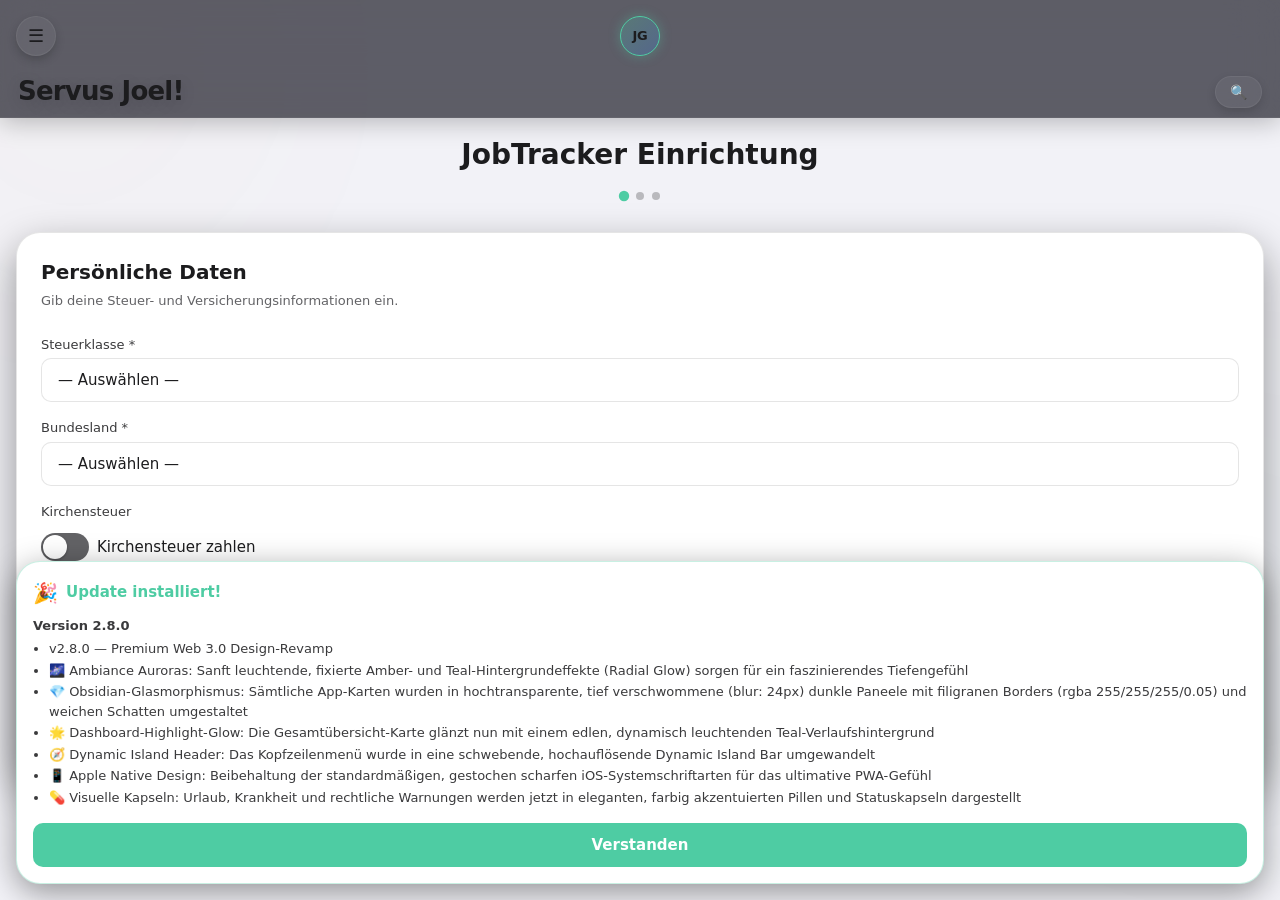
<file: backup_v2.8.0/index.html>
<!DOCTYPE html>
<html lang="de">
<head>
  <meta charset="UTF-8">
  <meta name="viewport" content="width=device-width, initial-scale=1.0, user-scalable=no">
  <meta name="theme-color" content="#0a0a1a">
  <meta name="apple-mobile-web-app-capable" content="yes">
  <meta name="apple-mobile-web-app-status-bar-style" content="black-translucent">
  <meta name="apple-mobile-web-app-title" content="JobTracker">
  <link rel="manifest" href="manifest.json">
  <link rel="apple-touch-icon" href="icons/icon-192.png">
  <link rel="stylesheet" href="style.css?v=2.8.0">
  
  <!-- Apple Touch Startup Images for modern iPhones (high-fidelity glowing inline SVGs) -->
  <link rel="apple-touch-startup-image" href="data:image/svg+xml;utf8,<svg xmlns='http://www.w3.org/2000/svg' width='393' height='852' viewBox='0 0 393 852'><rect width='100%25' height='100%25' fill='%230a0a1a'/><g transform='translate(196.5, 426)'><circle r='50' fill='%230f0f2f' stroke='%234ecca3' stroke-width='2'/><path d='M-15,-10 h30 a3,3 0 0,1 3,3 v20 a3,3 0 0,1 -3,3 h-30 a3,3 0 0,1 -3,-3 v-20 a3,3 0 0,1 3,-3' fill='none' stroke='%234ecca3' stroke-width='2.5'/><path d='M-7,-10 v-4 a2,2 0 0,1 2,-2 h10 a2,2 0 0,1 2,2 v4' fill='none' stroke='%234ecca3' stroke-width='2'/><text y='90' font-family='-apple-system, BlinkMacSystemFont, sans-serif' font-size='24' font-weight='bold' fill='%23ffffff' text-anchor='middle' letter-spacing='1'>JobTracker</text><text y='115' font-family='-apple-system, BlinkMacSystemFont, sans-serif' font-size='12' fill='%23a0a0b0' text-anchor='middle'>Mobiles Schicht-Tracking</text></g></svg>" media='(device-width: 393px) and (device-height: 852px) and (-webkit-device-pixel-ratio: 3)'>
  <link rel="apple-touch-startup-image" href="data:image/svg+xml;utf8,<svg xmlns='http://www.w3.org/2000/svg' width='430' height='932' viewBox='0 0 430 932'><rect width='100%25' height='100%25' fill='%230a0a1a'/><g transform='translate(215, 466)'><circle r='50' fill='%230f0f2f' stroke='%234ecca3' stroke-width='2'/><path d='M-15,-10 h30 a3,3 0 0,1 3,3 v20 a3,3 0 0,1 -3,3 h-30 a3,3 0 0,1 -3,-3 v-20 a3,3 0 0,1 3,-3' fill='none' stroke='%234ecca3' stroke-width='2.5'/><path d='M-7,-10 v-4 a2,2 0 0,1 2,-2 h10 a2,2 0 0,1 2,2 v4' fill='none' stroke='%234ecca3' stroke-width='2'/><text y='90' font-family='-apple-system, BlinkMacSystemFont, sans-serif' font-size='24' font-weight='bold' fill='%23ffffff' text-anchor='middle' letter-spacing='1'>JobTracker</text><text y='115' font-family='-apple-system, BlinkMacSystemFont, sans-serif' font-size='12' fill='%23a0a0b0' text-anchor='middle'>Mobiles Schicht-Tracking</text></g></svg>" media='(device-width: 430px) and (device-height: 932px) and (-webkit-device-pixel-ratio: 3)'>
  <link rel="apple-touch-startup-image" href="data:image/svg+xml;utf8,<svg xmlns='http://www.w3.org/2000/svg' width='390' height='844' viewBox='0 0 390 844'><rect width='100%25' height='100%25' fill='%230a0a1a'/><g transform='translate(195, 422)'><circle r='50' fill='%230f0f2f' stroke='%234ecca3' stroke-width='2'/><path d='M-15,-10 h30 a3,3 0 0,1 3,3 v20 a3,3 0 0,1 -3,3 h-30 a3,3 0 0,1 -3,-3 v-20 a3,3 0 0,1 3,-3' fill='none' stroke='%234ecca3' stroke-width='2.5'/><path d='M-7,-10 v-4 a2,2 0 0,1 2,-2 h10 a2,2 0 0,1 2,2 v4' fill='none' stroke='%234ecca3' stroke-width='2'/><text y='90' font-family='-apple-system, BlinkMacSystemFont, sans-serif' font-size='24' font-weight='bold' fill='%23ffffff' text-anchor='middle' letter-spacing='1'>JobTracker</text><text y='115' font-family='-apple-system, BlinkMacSystemFont, sans-serif' font-size='12' fill='%23a0a0b0' text-anchor='middle'>Mobiles Schicht-Tracking</text></g></svg>" media='(device-width: 390px) and (device-height: 844px) and (-webkit-device-pixel-ratio: 3)'>
  <link rel="apple-touch-startup-image" href="data:image/svg+xml;utf8,<svg xmlns='http://www.w3.org/2000/svg' width='375' height='812' viewBox='0 0 375 812'><rect width='100%25' height='100%25' fill='%230a0a1a'/><g transform='translate(187.5, 406)'><circle r='50' fill='%230f0f2f' stroke='%234ecca3' stroke-width='2'/><path d='M-15,-10 h30 a3,3 0 0,1 3,3 v20 a3,3 0 0,1 -3,3 h-30 a3,3 0 0,1 -3,-3 v-20 a3,3 0 0,1 3,-3' fill='none' stroke='%234ecca3' stroke-width='2.5'/><path d='M-7,-10 v-4 a2,2 0 0,1 2,-2 h10 a2,2 0 0,1 2,2 v4' fill='none' stroke='%234ecca3' stroke-width='2'/><text y='90' font-family='-apple-system, BlinkMacSystemFont, sans-serif' font-size='24' font-weight='bold' fill='%23ffffff' text-anchor='middle' letter-spacing='1'>JobTracker</text><text y='115' font-family='-apple-system, BlinkMacSystemFont, sans-serif' font-size='12' fill='%23a0a0b0' text-anchor='middle'>Mobiles Schicht-Tracking</text></g></svg>" media='(device-width: 375px) and (device-height: 812px) and (-webkit-device-pixel-ratio: 3)'>

  <title>JobTracker</title>
</head>
<body>
  <!-- Ambient background glow elements for premium Web 3.0 layout -->
  <div class="ambient-glow ambient-glow--1"></div>
  <div class="ambient-glow ambient-glow--2"></div>

  <!-- Header Bar -->
  <header class="app-header">
    <div class="app-header__top">
      <button type="button" id="header-settings-btn" class="header-menu-btn" aria-label="Einstellungen">☰</button>
      <span class="app-header__logo" style="display: none;">JobTracker</span>
      <div class="header-avatar" id="header-user-avatar" aria-label="Benutzerprofil">JG</div>
    </div>
    <div class="app-header__greeting-row">
      <h1 class="header-greeting" id="header-greeting-title">Servus Joel!</h1>
      <button type="button" class="header-search-capsule" id="header-rules-info-btn" aria-label="Arbeitsrecht-Info">🔍</button>
    </div>
    <nav class="app-header__tabs" aria-label="Hauptnavigation">
      <button class="header-tab active" data-view="view-daily" aria-current="page" type="button">Übersicht</button>
      <button class="header-tab" data-view="view-entry" type="button">Eintragen</button>
      <button class="header-tab" data-view="view-settings" type="button">Einstellungen</button>
    </nav>
  </header>

  <!-- Shared Sub-Nav Bar (fixed below header, only visible for tracking views) -->
  <nav class="sub-nav-bar" id="tracking-sub-nav" aria-label="Tracking Unter-Navigation" style="display:none;">
    <button class="sub-nav-btn active" data-target="view-daily" type="button">Übersicht</button>
    <button class="sub-nav-btn" data-target="view-monthly" type="button">Monat</button>
    <button class="sub-nav-btn" data-target="view-yearly" type="button">Jahr</button>
  </nav>

  <!-- Error banner for localStorage errors -->
  <div id="error-banner" class="error-banner" role="alert" aria-live="assertive">
    <span id="error-banner-message">Speicher nicht verfügbar. Änderungen sind blockiert.</span>
  </div>

  <!-- Toast notification (legacy element, kept for backward compatibility) -->
  <div id="toast" class="toast-legacy" role="status" aria-live="polite" style="display:none;"></div>
  <!-- Toast container (modern stacked toasts) -->
  <div id="toast-container" class="toast-container" role="status" aria-live="polite"></div>

  <!-- Rule Warning Container (fixed-position for live rule-check toasts) -->
  <div id="rule-warning-container" class="rule-warning-container" aria-live="assertive"></div>

  <!-- Update Banner (shown after app update) -->
  <div id="update-banner" class="update-banner" style="display:none;" role="alert">
    <div class="update-banner-content">
      <div class="update-banner-header">
        <span class="update-banner-icon">🎉</span>
        <span class="update-banner-title">Update installiert!</span>
      </div>
      <div class="update-banner-body" id="update-banner-body"></div>
      <button type="button" id="update-banner-close" class="btn btn-primary update-banner-close-btn">Verstanden</button>
    </div>
  </div>

  <!-- View: PWA Install Prompt (shown in browser, hidden when standalone) -->
  <section id="view-pwa-install" class="view-section">
    <div class="pwa-install-container">
      <div class="pwa-install-brand">
        <span class="pwa-install-title">JobTracker</span>
        <svg class="pwa-install-swirl" width="120" height="12" viewBox="0 0 120 12" fill="none">
          <path d="M5 10C25 2 45 2 60 6C75 10 95 10 115 3" stroke="#ffffff" stroke-width="2.5" stroke-linecap="round" opacity="0.85"/>
        </svg>
      </div>
      <p class="pwa-install-subtitle">Für das beste Erlebnis, füge JobTracker zu deinem Home-Bildschirm hinzu.</p>

      <div class="pwa-install-steps">
        <div class="pwa-install-step">
          <div class="pwa-install-step-number">1</div>
          <div class="pwa-install-step-content">
            <div class="pwa-install-step-icon">⋯</div>
            <p class="pwa-install-step-text">Tippe auf die <strong>3 Punkte</strong> (⋯) in der Adressleiste</p>
          </div>
        </div>

        <div class="pwa-install-step">
          <div class="pwa-install-step-number">2</div>
          <div class="pwa-install-step-content">
            <div class="pwa-install-step-icon">⬆️</div>
            <p class="pwa-install-step-text">Tippe auf <strong>„Teilen"</strong></p>
          </div>
        </div>

        <div class="pwa-install-step">
          <div class="pwa-install-step-number">3</div>
          <div class="pwa-install-step-content">
            <div class="pwa-install-step-icon">➕</div>
            <p class="pwa-install-step-text">Scrolle ganz nach unten und tippe auf <strong>„Zum Home-Bildschirm"</strong></p>
          </div>
        </div>

        <div class="pwa-install-step">
          <div class="pwa-install-step-number">4</div>
          <div class="pwa-install-step-content">
            <div class="pwa-install-step-icon">✅</div>
            <p class="pwa-install-step-text">Tippe oben rechts auf <strong>„Hinzufügen"</strong></p>
          </div>
        </div>
      </div>

      <div class="pwa-install-hint">
        <span class="pwa-install-hint-icon">💡</span>
        <span>Öffne danach die App vom Home-Bildschirm — die Einrichtung startet automatisch.</span>
      </div>

      <button type="button" id="pwa-install-skip-btn" class="btn btn-secondary pwa-install-skip">Trotzdem im Browser fortfahren</button>
    </div>
  </section>

  <!-- View: Onboarding -->
  <section id="view-onboarding" class="view-section">
    <h1 class="onboarding-title">JobTracker Einrichtung</h1>

    <!-- Progress Indicator -->
    <div class="onboarding-progress" aria-label="Einrichtungsfortschritt">
      <div class="step-dot active" data-step="1" aria-label="Schritt 1: Persönliche Daten"></div>
      <div class="step-dot" data-step="2" aria-label="Schritt 2: Job-Konfiguration"></div>
      <div class="step-dot" data-step="3" aria-label="Schritt 3: Überprüfung"></div>
    </div>

    <!-- Step 1: Personal Data -->
    <div id="onboarding-step-1" class="onboarding-step glass-surface layer-content" aria-labelledby="step-1-heading">
      <h2 id="step-1-heading">Persönliche Daten</h2>
      <p class="step-description">Gib deine Steuer- und Versicherungsinformationen ein.</p>

      <div class="form-group">
        <label class="form-label" for="onb-steuerklasse">Steuerklasse *</label>
        <select id="onb-steuerklasse" class="form-select" required aria-required="true">
          <option value="">— Auswählen —</option>
          <option value="1">Steuerklasse I</option>
          <option value="2">Steuerklasse II</option>
          <option value="3">Steuerklasse III</option>
          <option value="4">Steuerklasse IV</option>
          <option value="5">Steuerklasse V</option>
          <option value="6">Steuerklasse VI</option>
        </select>
        <span class="field-error" id="error-steuerklasse" role="alert"></span>
      </div>

      <div class="form-group">
        <label class="form-label" for="onb-bundesland">Bundesland *</label>
        <select id="onb-bundesland" class="form-select" required aria-required="true">
          <option value="">— Auswählen —</option>
          <option value="Baden-Württemberg">Baden-Württemberg</option>
          <option value="Bayern">Bayern</option>
          <option value="Berlin">Berlin</option>
          <option value="Brandenburg">Brandenburg</option>
          <option value="Bremen">Bremen</option>
          <option value="Hamburg">Hamburg</option>
          <option value="Hessen">Hessen</option>
          <option value="Mecklenburg-Vorpommern">Mecklenburg-Vorpommern</option>
          <option value="Niedersachsen">Niedersachsen</option>
          <option value="Nordrhein-Westfalen">Nordrhein-Westfalen</option>
          <option value="Rheinland-Pfalz">Rheinland-Pfalz</option>
          <option value="Saarland">Saarland</option>
          <option value="Sachsen">Sachsen</option>
          <option value="Sachsen-Anhalt">Sachsen-Anhalt</option>
          <option value="Schleswig-Holstein">Schleswig-Holstein</option>
          <option value="Thüringen">Thüringen</option>
        </select>
        <span class="field-error" id="error-bundesland" role="alert"></span>
      </div>

      <div class="form-group">
        <label class="form-label">Kirchensteuer</label>
        <div class="toggle-group">
          <label class="toggle-label" for="onb-kirchensteuer">
            <input type="checkbox" id="onb-kirchensteuer" class="toggle-input">
            <span class="toggle-switch"></span>
            <span class="toggle-text">Kirchensteuer zahlen</span>
          </label>
        </div>
      </div>

      <div class="form-group">
        <label class="form-label">Kinder</label>
        <div class="toggle-group">
          <label class="toggle-label" for="onb-has-children">
            <input type="checkbox" id="onb-has-children" class="toggle-input">
            <span class="toggle-switch"></span>
            <span class="toggle-text">Ich habe Kinder (unter 25)</span>
          </label>
        </div>
      </div>

      <div class="form-group">
        <label class="form-label">Krankenversicherung *</label>
        <div class="radio-group" role="radiogroup" aria-required="true">
          <label class="radio-label">
            <input type="radio" name="onb-krankenversicherung" value="gesetzlich" class="radio-input">
            <span class="radio-custom"></span>
            <span class="radio-text">Gesetzlich</span>
          </label>
          <label class="radio-label">
            <input type="radio" name="onb-krankenversicherung" value="privat" class="radio-input">
            <span class="radio-custom"></span>
            <span class="radio-text">Privat</span>
          </label>
          <label class="radio-label">
            <input type="radio" name="onb-krankenversicherung" value="familienversicherung" class="radio-input">
            <span class="radio-custom"></span>
            <span class="radio-text">Familienversicherung</span>
          </label>
        </div>
        <div id="onb-familienversicherung-info" class="onb-job-rules-info" style="display:none;">
          <h4>ℹ️ Familienversicherung 2026</h4>
          <ul>
            <li>Keine eigenen KV/PV-Beiträge</li>
            <li>Einkommensgrenze: max. 565 €/Monat Gesamteinkommen</li>
            <li>Bei Minijob: max. 603 €/Monat</li>
            <li>Achtung: Bei Überschreitung endet die Familienversicherung!</li>
          </ul>
        </div>
        <span class="field-error" id="error-krankenversicherung" role="alert"></span>
      </div>
    </div>

    <!-- Step 2: Job Configuration (merged from old step 2+3) -->
    <div id="onboarding-step-2" class="onboarding-step glass-surface layer-content" style="display:none;" aria-labelledby="step-2-heading">
      <h2 id="step-2-heading">Job-Konfiguration</h2>
      <p class="step-description">Konfiguriere deinen Job.</p>

      <div class="job-step-indicator" id="job-step-indicator">
        <span id="job-step-label">Job 1</span>
      </div>

      <div id="job-config-container">
        <div class="form-group">
          <label class="form-label" for="onb-job-type">Job-Typ *</label>
          <select id="onb-job-type" class="form-select" required aria-required="true">
            <option value="">— Auswählen —</option>
            <option value="KFB">KFB (Kurzfristige Beschäftigung)</option>
            <option value="Minijob">Minijob</option>
            <option value="Teilzeit">Teilzeit</option>
            <option value="Vollzeit">Vollzeit</option>
            <option value="Werkstudent">Werkstudent</option>
          </select>
          <span class="field-error" id="error-job-type" role="alert"></span>
          <div id="onb-job-rules-info" class="onb-job-rules-info" style="display:none;"></div>
        </div>

        <div class="form-group">
          <label class="form-label" for="onb-employer-name">Arbeitgeber *</label>
          <input type="text" id="onb-employer-name" class="form-input" maxlength="100" placeholder="z.B. Café Müller" required aria-required="true">
          <span class="field-error" id="error-employer-name" role="alert"></span>
        </div>

        <div class="form-group">
          <label class="form-label" for="onb-employer-website">Website (für Logo, optional)</label>
          <input type="text" id="onb-employer-website" class="form-input" maxlength="200" placeholder="z.B. mcdonalds.de">
          <div id="onb-logo-preview" class="logo-preview" style="display:none;">
            <img id="onb-logo-img" class="logo-preview-img" alt="Firmenlogo">
            <span class="logo-preview-label">Logo gefunden ✓</span>
          </div>
        </div>

        <div class="form-group">
          <label class="form-label" for="onb-start-date">Startdatum *</label>
          <input type="date" id="onb-start-date" class="form-input" required aria-required="true">
          <span class="field-error" id="error-start-date" role="alert"></span>
        </div>

        <div class="form-group">
          <label class="form-label">Gehaltsart *</label>
          <div class="radio-group" role="radiogroup" aria-required="true">
            <label class="radio-label">
              <input type="radio" name="onb-salary-type" value="hourly" class="radio-input">
              <span class="radio-custom"></span>
              <span class="radio-text">Stundenlohn</span>
            </label>
            <label class="radio-label">
              <input type="radio" name="onb-salary-type" value="fixed" class="radio-input">
              <span class="radio-custom"></span>
              <span class="radio-text">Festgehalt</span>
            </label>
            <label class="radio-label">
              <input type="radio" name="onb-salary-type" value="daily" class="radio-input">
              <span class="radio-custom"></span>
              <span class="radio-text">Tagessatz</span>
            </label>
          </div>
          <span class="field-error" id="error-salary-type" role="alert"></span>
        </div>

        <div class="form-group" id="onb-hourly-rate-group" style="display:none;">
          <label class="form-label" for="onb-hourly-rate">Stundenlohn (€) *</label>
          <input type="number" id="onb-hourly-rate" class="form-input" min="0.01" max="999.99" step="0.01" placeholder="12,50">
          <span class="field-error" id="error-hourly-rate" role="alert"></span>
        </div>

        <div class="form-group" id="onb-daily-rate-group" style="display:none;">
          <label class="form-label" for="onb-daily-rate">Standard-Tagessatz (€)</label>
          <input type="number" id="onb-daily-rate" class="form-input" min="0.01" max="99999.99" step="0.01" placeholder="z.B. 450,00">
          <span class="form-hint">Optional — kann bei jedem Eintrag individuell angepasst werden.</span>
        </div>

        <div class="form-group optional-section">
          <h3 class="optional-heading">Optionale Einstellungen</h3>

          <div class="toggle-group">
            <label class="toggle-label" for="onb-has-provision">
              <input type="checkbox" id="onb-has-provision" class="toggle-input">
              <span class="toggle-switch"></span>
              <span class="toggle-text">Provision erfassen</span>
            </label>
          </div>

          <div class="toggle-group">
            <label class="toggle-label" for="onb-has-tips">
              <input type="checkbox" id="onb-has-tips" class="toggle-input">
              <span class="toggle-switch"></span>
              <span class="toggle-text">Trinkgeld erfassen</span>
            </label>
          </div>

          <div class="form-group">
            <label class="form-label" for="onb-vacation-days">Urlaubsanspruch (Tage/Jahr)</label>
            <input type="number" id="onb-vacation-days" class="form-input" min="0" max="365" step="1" placeholder="0">
          </div>

          <div class="form-group">
            <label class="form-label" for="onb-billing-day">Abrechnungstag (Tag im Monat)</label>
            <input type="number" id="onb-billing-day" class="form-input" min="1" max="31" step="1" placeholder="z.B. 20">
            <span class="form-hint">Ab diesem Tag zählt der nächste Monat. Leer = Monatsende.</span>
          </div>

          <div class="toggle-group">
            <label class="toggle-label" for="onb-sick-tracking">
              <input type="checkbox" id="onb-sick-tracking" class="toggle-input">
              <span class="toggle-switch"></span>
              <span class="toggle-text">Krankheitstage erfassen</span>
            </label>
          </div>
        </div>
      </div>

      <!-- Configured jobs list -->
      <div id="onb-configured-jobs" class="onb-configured-jobs"></div>

      <!-- Add another job button -->
      <button type="button" id="onb-add-another-job" class="btn btn-secondary onb-add-job-btn">+ Weiteren Job hinzufügen</button>
    </div>

    <!-- Step 3: Review & Confirm (was step 4) -->
    <div id="onboarding-step-3" class="onboarding-step glass-surface layer-content" style="display:none;" aria-labelledby="step-3-heading">
      <h2 id="step-3-heading">Überprüfung & Bestätigung</h2>
      <p class="step-description">Bitte überprüfe deine Konfiguration vor dem Absenden.</p>

      <div id="onboarding-review-content" class="review-content">
        <!-- Dynamically populated by OnboardingModule -->
      </div>

      <span class="field-error" id="error-onboarding-submit" role="alert"></span>
    </div>

    <!-- Navigation Buttons -->
    <div class="onboarding-nav">
      <button type="button" id="onb-btn-back" class="btn btn-secondary" style="visibility:hidden;" aria-label="Zum vorherigen Schritt">Zurück</button>
      <button type="button" id="onb-btn-next" class="btn btn-primary" aria-label="Zum nächsten Schritt">Weiter</button>
    </div>
  </section>

  <!-- View: Daily Tracking (Übersicht) -->
  <section id="view-daily" class="view-section">
    <div class="scroll-content" id="view-daily-scroll">
      <!-- Pull-to-Refresh Spinner (iOS-style) -->
      <div id="pull-refresh-indicator" class="pull-spinner" aria-hidden="true">
        <svg class="pull-spinner__svg" viewBox="0 0 24 24" width="24" height="24">
          <circle class="pull-spinner__circle" cx="12" cy="12" r="10" fill="none" stroke="currentColor" stroke-width="2.5" stroke-linecap="round" stroke-dasharray="50" stroke-dashoffset="20"/>
        </svg>
      </div>

      <!-- Dashboard Edit Done Button (shown in edit mode) -->
      <button id="dashboard-edit-done" class="dashboard-edit-done" type="button">✓ Fertig</button>

      <!-- Dashboard Grid: 2-column CSS grid; small widgets span 1 col, full widgets span both -->
      <div class="dashboard-grid" id="dashboard-grid">

      <!-- Gesamtübersicht Card -->
      <div id="daily-dashboard" class="glass-surface layer-content daily-dashboard-card" data-reorderable="true" data-widget-id="gesamtuebersicht" data-widget-size="full">
        <div class="dashboard-header-row">
          <span class="dashboard-balance-label">Netto-Cashflow</span>
          <button type="button" id="dashboard-period-toggle" class="dashboard-period-btn" aria-label="Zeitraum wechseln">
            <span id="dashboard-period-label">Aktueller Monat</span>
          </button>
          <button type="button" id="dashboard-source-toggle" class="dashboard-period-btn dashboard-source-btn" aria-label="Datenquelle wechseln" hidden>
            <span id="dashboard-source-label">Tatsächlich</span>
          </button>
        </div>
        
        <div class="dashboard-balance-container">
          <span class="dashboard-balance-value" id="dashboard-total-netto">0,00 €</span>
        </div>

        <div class="dashboard-balance-details">
          <div class="balance-detail-item">
            <span class="balance-detail-label">Brutto-Einkommen</span>
            <span class="balance-detail-value" id="dashboard-total-brutto">0,00 €</span>
          </div>
          <div class="balance-detail-item" id="stat-stunden-root">
            <span class="balance-detail-label" id="dashboard-hours-label">Geleistete Stunden</span>
            <span class="balance-detail-value" id="dashboard-total-hours">0</span>
          </div>
        </div>

        <!-- Steuer-Simulator Panel (gorgeous full-width glass panel inside the card) -->
        <!-- Steuer-Simulator Panel (gorgeous full-width glass panel inside the card) -->
        <div id="dashboard-simulator-panel" class="dashboard-simulator-panel collapsed">
          <div class="simulator-header" id="simulator-toggle-header" style="cursor: pointer;">
            <span class="simulator-title">
              <span class="simulator-toggle-arrow">▸</span> ✨ Steuer-Simulator
            </span>
            
            <!-- Compact display when collapsed -->
            <div id="simulator-compact-summary" class="simulator-compact-summary" style="display: none;">
              <span id="simulator-compact-delta-val">+0 Std.</span>
              <span id="simulator-compact-delta-money">( +0,00 € )</span>
            </div>
            
            <!-- Full Delta Badge when expanded -->
            <div id="simulator-delta-badge" class="simulator-delta-badge" style="display: none;">
              <span id="simulator-delta-value">+0,00 € Netto</span>
            </div>
          </div>
          
          <!-- Collapsible content container -->
          <div id="simulator-collapsible-content" class="simulator-collapsible-content" style="display: none;">
            <div class="simulator-controls-row">
              <button type="button" class="simulator-btn simulator-btn--minus" id="dashboard-hours-down" aria-label="Simulation verringern">−</button>
              
              <div class="simulator-slider-container">
                <input type="range" id="dashboard-hours-slider" class="simulator-range-slider" min="0" max="100" value="0" step="1" aria-label="Simulierte Zusatzstunden">
                <div class="simulator-slider-labels">
                  <span id="slider-min-label">0</span>
                  <span id="slider-max-label">100</span>
                </div>
              </div>
              
              <button type="button" class="simulator-btn simulator-btn--plus" id="dashboard-hours-up" aria-label="Simulation erhöhen">＋</button>
            </div>
            
            <div class="simulator-footer">
              <span id="dashboard-hours-sim-info" class="simulator-info-text">Zusatzleistung simulieren</span>
              <button type="button" id="dashboard-hours-reset" class="simulator-reset-btn" aria-label="Simulation zurücksetzen">↺ Zurücksetzen</button>
            </div>
          </div>
        </div>

        <!-- Brutto/Netto Rechner Dropdown -->
        <details class="dashboard-details-dropdown" id="dashboard-netto-details">
          <summary class="dashboard-details-toggle">💰 Abzüge & Netto-Details</summary>
          <div class="dashboard-details-content" id="dashboard-netto-breakdown">
            <p class="dashboard-details-empty">Füge Arbeitstage hinzu, um die Berechnung zu sehen.</p>
          </div>
        </details>

        <!-- Urlaub & Krankheit -->
        <div class="dashboard-absence-row" id="dashboard-absence-row">
          <div class="dashboard-absence-item" id="dashboard-vacation-item" style="display:none;">
            <span class="dashboard-absence-icon">🏖️</span>
            <span class="dashboard-absence-label">Urlaubstage</span>
            <span class="dashboard-absence-value" id="dashboard-total-vacation">0</span>
          </div>
          <div class="dashboard-absence-item" id="dashboard-sick-item" style="display:none;">
            <span class="dashboard-absence-icon">🤒</span>
            <span class="dashboard-absence-label">Krankheitstage</span>
            <span class="dashboard-absence-value" id="dashboard-total-sick">0</span>
          </div>
        </div>

        <div class="dashboard-extras-row">
          <span class="dashboard-extra-item" id="dashboard-total-tips">Trinkgeld: 0,00 €</span>
          <span id="sparkline-tip-container" class="sparkline-container"></span>
          <span class="dashboard-extra-item" id="dashboard-total-provision">Provision: 0,00 €</span>
          <span id="sparkline-provision-container" class="sparkline-container"></span>
        </div>
      </div>

      <!-- 3-Button Actions Grid (Mockup structural row) -->
      <div class="dashboard-actions-grid" id="dashboard-actions-grid">
        <button type="button" class="action-btn" id="action-add-shift-btn">
          <span class="action-btn__circle">➕</span>
          <span class="action-btn__label">Schicht +</span>
        </button>
        <button type="button" class="action-btn" id="action-simulator-btn">
          <span class="action-btn__circle">📊</span>
          <span class="action-btn__label">Simulator</span>
        </button>
        <button type="button" class="action-btn" id="action-details-btn">
          <span class="action-btn__circle">📋</span>
          <span class="action-btn__label">Details</span>
        </button>
      </div>

      <!-- Einnahmen-Bericht (Financial Report vertical pill chart) -->
      <div class="glass-surface layer-content financial-chart-card" id="dashboard-financial-chart-card">
        <h2 class="financial-chart-title">📊 Einnahmen-Bericht</h2>
        <div class="financial-chart-container">
          <div class="financial-chart-pills" id="financial-chart-pills">
            <!-- Populated dynamically by JS (vertical rounded progress capsules) -->
          </div>
          <div class="financial-chart-legend" id="financial-chart-legend">
            <!-- Populated dynamically by JS (color dot + Job + percent) -->
          </div>
        </div>
      </div>

      <!-- Minijob Forecast Widget -->
      <div id="minijob-forecast-widget" class="glass-surface layer-content forecast-widget forecast-widget--hidden" data-reorderable="true" data-widget-id="minijob-forecast" data-widget-size="full">
        <h3 class="forecast-widget__title">📊 Minijob-Jahresprognose</h3>
        <div class="forecast-widget__stats">
          <div class="forecast-widget__stat">
            <span class="forecast-widget__label">Bisher (YTD)</span>
            <span class="forecast-widget__value" id="minijob-forecast-ytd">0,00 €</span>
          </div>
          <div class="forecast-widget__stat">
            <span class="forecast-widget__label">Hochrechnung</span>
            <span class="forecast-widget__value" id="minijob-forecast-projected">0,00 €</span>
          </div>
          <div class="forecast-widget__stat">
            <span class="forecast-widget__label">Verbleibend</span>
            <span class="forecast-widget__value" id="minijob-forecast-remaining">7.236,00 €</span>
          </div>
        </div>

        <div class="forecast-widget__footer">
          <span id="minijob-forecast-status" class="forecast-status forecast-status--safe" aria-label="Status"></span>
          <span id="minijob-forecast-warning" class="forecast-widget__warning" style="display:none;"></span>
        </div>
      </div>

      <!-- Job Cards Container -->
      <div id="job-cards-container" data-reorderable="true" data-widget-id="job-cards" data-widget-size="full">
        <!-- Dynamically populated by job card rendering modules -->
        <div class="glass-surface layer-content daily-no-jobs-card" id="daily-no-jobs">
          <div class="daily-no-jobs-content">
            <span class="daily-no-jobs-icon">💼</span>
            <h3 class="daily-no-jobs-heading">Keine Jobs konfiguriert</h3>
            <p class="daily-no-jobs-text">Füge deinen ersten Job in den Einstellungen hinzu.</p>
          </div>
        </div>
      </div>

      </div><!-- /.dashboard-grid -->

    </div>
  </section>

  <!-- View: Monthly Overview -->
  <section id="view-monthly" class="view-section">
    <div class="scroll-content">
      <h1 class="monthly-title">Monatsübersicht</h1>

      <div class="glass-surface layer-content monthly-selector-card">
        <div class="monthly-selector">
          <button type="button" id="monthly-prev-btn" class="btn btn-secondary monthly-nav-btn" aria-label="Vorheriger Monat">‹</button>
          <span id="monthly-current-label" class="monthly-current-label">Januar 2026</span>
          <button type="button" id="monthly-next-btn" class="btn btn-secondary monthly-nav-btn" aria-label="Nächster Monat">›</button>
        </div>
      </div>

      <div class="glass-surface layer-content monthly-card">
        <h2 class="monthly-section-title">Gesamt (Alle Jobs)</h2>
        <div class="monthly-aggregate-stats">
          <div class="monthly-stat">
            <span class="monthly-stat-value" id="monthly-agg-hours">0</span>
            <span class="monthly-stat-label">Stunden</span>
          </div>
          <div class="monthly-stat">
            <span class="monthly-stat-value" id="monthly-agg-brutto">0,00 €</span>
            <span class="monthly-stat-label">Brutto</span>
          </div>
          <div class="monthly-stat">
            <span class="monthly-stat-value" id="monthly-agg-netto">0,00 €</span>
            <span class="monthly-stat-label">Netto</span>
          </div>
        </div>
        <div class="monthly-extras-row">
          <span class="monthly-extra-item" id="monthly-agg-provisions">Provision: 0,00 €</span>
          <span class="monthly-extra-item" id="monthly-agg-tips">Trinkgeld: 0,00 €</span>
        </div>
      </div>

      <!-- Per-job monthly summaries -->
      <div id="monthly-job-summaries" class="monthly-job-summaries">
      </div>

      <!-- Day-by-day list -->
      <div class="glass-surface layer-content monthly-card">
        <h2 class="monthly-section-title" id="monthly-day-list-title">Tag für Tag</h2>
        <div id="monthly-day-list" class="monthly-day-list">
          <p class="monthly-empty-state">Keine Einträge für diesen Monat.</p>
        </div>
      </div>
    </div>
  </section>

  <!-- View: Yearly Overview -->
  <section id="view-yearly" class="view-section">
    <div class="scroll-content">
      <h1 class="yearly-title">Jahresübersicht</h1>

      <div class="glass-surface layer-content yearly-selector-card">
        <div class="yearly-selector">
          <button type="button" id="yearly-prev-btn" class="btn btn-secondary yearly-nav-btn" aria-label="Vorheriges Jahr">◀</button>
          <span id="yearly-year-label" class="yearly-year-label">2026</span>
          <button type="button" id="yearly-next-btn" class="btn btn-secondary yearly-nav-btn" aria-label="Nächstes Jahr">▶</button>
        </div>
      </div>

      <div class="glass-surface layer-content yearly-aggregate-card">
        <h2 class="yearly-section-title">Jahresgesamt (Alle Jobs)</h2>
        <div class="yearly-aggregate-stats">
          <div class="yearly-stat">
            <span class="yearly-stat-value" id="yearly-total-hours">0</span>
            <span class="yearly-stat-label">Stunden gesamt</span>
          </div>
          <div class="yearly-stat">
            <span class="yearly-stat-value" id="yearly-total-days">0</span>
            <span class="yearly-stat-label">Arbeitstage</span>
          </div>
          <div class="yearly-stat">
            <span class="yearly-stat-value" id="yearly-total-brutto">0,00 €</span>
            <span class="yearly-stat-label">Brutto</span>
          </div>
          <div class="yearly-stat">
            <span class="yearly-stat-value" id="yearly-total-netto">0,00 €</span>
            <span class="yearly-stat-label">Netto</span>
          </div>
        </div>
        <div class="yearly-extras-row">
          <div class="yearly-extra-item">
            <span class="yearly-extra-label">Provision gesamt</span>
            <span class="yearly-extra-value" id="yearly-total-provision">0,00 €</span>
          </div>
          <div class="yearly-extra-item">
            <span class="yearly-extra-label">Trinkgeld gesamt</span>
            <span class="yearly-extra-value" id="yearly-total-tips">0,00 €</span>
          </div>
        </div>
        <div class="yearly-extras-row">
          <div class="yearly-extra-item">
            <span class="yearly-extra-label">Urlaubstage</span>
            <span class="yearly-extra-value" id="yearly-total-vacation">0</span>
          </div>
          <div class="yearly-extra-item">
            <span class="yearly-extra-label">Krankheitstage</span>
            <span class="yearly-extra-value" id="yearly-total-sick">0</span>
          </div>
        </div>
      </div>

      <div id="yearly-jobs-container">
        <p class="yearly-empty-state" id="yearly-no-jobs">Keine Jobs konfiguriert.</p>
      </div>

    </div>
  </section>

  <!-- View: Entry (Eintragen) -->
  <section id="view-entry" class="view-section">
    <div class="scroll-content">
      <h1 class="entry-title">Eintragen</h1>

      <!-- Punch Clock (full-width horizontal tile) -->
      <div id="punch-clock-container" class="punch-clock">
        <div class="punch-clock-tile">
          <div class="punch-ring-container">
            <svg class="punch-ring" viewBox="0 0 100 100" aria-hidden="true">
              <circle class="punch-ring__bg-depth" cx="50" cy="50" r="44"></circle>
              <circle class="punch-ring__bg" cx="50" cy="50" r="44"></circle>
              <circle class="punch-ring__progress" id="punch-ring-progress" cx="50" cy="50" r="44"></circle>
            </svg>
            <button type="button" id="punch-center-btn" class="punch-center-btn" aria-label="Schicht starten">
              <span class="punch-center-icon" id="punch-center-icon" aria-hidden="true"><svg width="20" height="20" viewBox="0 0 24 24" fill="currentColor"><path d="M8 5v14l11-7z"/></svg></span>
            </button>
          </div>
          <div class="punch-bottom-area" id="punch-bottom-area">
            <span class="punch-tile-title">Schicht</span>
            <span class="punch-prelabel">Tippe zum Starten</span>
          </div>
          <button type="button" id="punch-skip-btn" class="punch-skip-btn" style="display:none;">Überspringen</button>
          <!-- Inline extras form (shown after shift end if tip/provision enabled) -->
          <div id="punch-extras-form" class="punch-extras-form" style="display:none;"></div>
          <!-- 16-hour warning banner overlay -->
          <div id="punch-warning-banner" class="punch-warning" style="display:none;" role="alert">
            <p>⚠️ Schicht läuft seit über 16 Stunden. Vergessen zu beenden?</p>
            <div class="punch-warning-actions">
              <button type="button" id="punch-warning-end-btn" class="btn btn-danger">Schicht beenden</button>
              <button type="button" id="punch-warning-continue-btn" class="btn btn-secondary">Weiter arbeiten</button>
            </div>
          </div>
        </div>
      </div>

      <!-- Shift Templates -->
      <div class="glass-surface layer-content entry-templates-card" id="entry-templates-card">
        <div class="entry-templates-header">
          <h2 class="entry-section-title">⚡ Schnelleintrag</h2>
        </div>
        <div class="entry-templates-list" id="entry-templates-list"></div>
        <button type="button" id="entry-create-template-btn" class="btn btn-secondary" style="width:100%;margin-top:var(--spacing-sm);">+ Neue Vorlage erstellen</button>
      </div>

      <!-- Quick Entry Form -->
      <div class="glass-surface layer-content entry-form-card">
        <h2 class="entry-section-title" id="entry-form-title">Neuer Eintrag</h2>
        <div class="form-group" id="entry-template-name-group" style="display:none;">
          <label class="form-label" for="entry-template-name">Vorlagen-Name *</label>
          <input type="text" id="entry-template-name" class="form-input" maxlength="50" placeholder="z.B. Frühschicht 8h">
        </div>
        <form id="entry-form" novalidate>
          <div class="form-group">
            <label class="form-label" for="entry-job">Job *</label>
            <select id="entry-job" class="form-select" required></select>
          </div>
          <div class="form-group">
            <label class="form-label" for="entry-date">Datum *</label>
            <div class="entry-date-nav">
              <button type="button" id="entry-date-prev" class="btn btn-secondary entry-date-nav-btn" aria-label="Vorheriger Tag">‹</button>
              <input type="date" id="entry-date" class="form-input" required>
              <button type="button" id="entry-date-next" class="btn btn-secondary entry-date-nav-btn" aria-label="Nächster Tag">›</button>
            </div>
          </div>
          <div class="form-group">
            <label class="form-label" for="entry-status">Status</label>
            <select id="entry-status" class="form-select">
              <option value="worked">Gearbeitet</option>
              <option value="vacation">Urlaub</option>
              <option value="sick">Krank</option>
              <option value="not_worked">Nicht gearbeitet</option>
            </select>
          </div>
          <div class="form-group" id="entry-hours-group">
            <label class="form-label" for="entry-hours">Stunden *</label>
            <input type="number" id="entry-hours" class="form-input" min="0.25" max="24" step="0.25" placeholder="z.B. 8">
          </div>
          <div class="form-group" id="entry-daily-rate-group" style="display:none;">
            <label class="form-label" for="entry-daily-rate">Tagessatz (€) *</label>
            <input type="number" id="entry-daily-rate" class="form-input" min="0.01" max="99999.99" step="0.01" placeholder="z.B. 450,00">
          </div>
          <div class="form-group" id="entry-provision-group" style="display:none;">
            <label class="form-label" for="entry-provision">Provision (€)</label>
            <input type="number" id="entry-provision" class="form-input" min="0" step="0.01" placeholder="0,00">
          </div>
          <div class="form-group" id="entry-tip-group" style="display:none;">
            <label class="form-label" for="entry-tip">Trinkgeld (€)</label>
            <input type="number" id="entry-tip" class="form-input" min="0" step="0.01" placeholder="0,00">
          </div>
          <div class="form-actions">
            <button type="submit" id="entry-submit-btn" class="btn btn-primary" style="width:100%;">Eintrag speichern</button>
            <button type="button" id="entry-save-template-btn" class="btn btn-primary" style="width:100%;display:none;background:var(--color-accent-blue);">💾 Vorlage speichern</button>
            <button type="button" id="entry-cancel-template-btn" class="btn btn-secondary" style="width:100%;display:none;">Abbrechen</button>
          </div>
          <span class="field-error" id="entry-error" aria-live="polite"></span>
        </form>
      </div>

      <!-- Recent Entries -->
      <div class="glass-surface layer-content entry-recent-card">
        <div class="entry-recent-header">
          <h2 class="entry-section-title">Letzte Einträge</h2>
          <select id="entry-history-filter" class="entry-history-filter" aria-label="Zeitraum filtern">
            <option value="all">Alle</option>
            <option value="current_month" selected>Aktueller Monat</option>
            <option value="last_month">Letzter Monat</option>
            <!-- Other months are populated dynamically -->
          </select>
        </div>
        <div id="entry-recent-list" class="entry-recent-list">
          <p class="entry-empty-state">Noch keine Einträge vorhanden.</p>
        </div>
      </div>
    </div>
  </section>

  <!-- View: Settings (Einstellungen) -->
  <section id="view-settings" class="view-section">
    <div class="scroll-content">
      <h1 class="settings-title">Einstellungen</h1>

      <!-- Year-Change Rule Confirmation Prompt (Req 13.5, 13.6) -->
      <div id="year-change-prompt" class="glass-surface layer-content settings-card year-change-card" style="display:none;" role="alert" aria-live="polite">
        <h3 class="year-change-heading">⚠️ Jahreswechsel-Bestätigung</h3>
        <p class="year-change-description">Die Regelparameter für <span id="year-change-year"></span> sind:</p>
        <div id="year-change-params" class="year-change-params"></div>
        <p class="year-change-note">Bitte bestätige die Parameter für das neue Jahr oder verwerfe die Meldung.</p>
        <div class="year-change-actions">
          <button id="year-change-confirm-btn" class="btn btn-primary" type="button">Bestätigen</button>
          <button id="year-change-dismiss-btn" class="btn btn-secondary" type="button">Später</button>
        </div>
      </div>

      <!-- Version & Changelog Section (moved to top so users see new updates first) -->
      <div class="glass-surface layer-content settings-card">
        <h2 class="settings-section-title">Version & Updates</h2>
        <div class="settings-version-info">
          <span class="settings-version-label">Aktuelle Version</span>
          <span class="settings-version-number" id="settings-app-version">2.8.0</span>
        </div>
        <details class="settings-changelog" id="settings-changelog">
          <summary class="settings-changelog-toggle">📋 Was ist neu?</summary>
          <div class="settings-changelog-content" id="settings-changelog-content"></div>
        </details>
      </div>

      <!-- Preferences -->
      <div class="glass-surface layer-content settings-card">
        <h2 class="settings-section-title">Einstellungen</h2>
        <div class="toggle-group">
          <label class="toggle-label" for="haptic-toggle">
            <input type="checkbox" id="haptic-toggle" class="toggle-input" checked>
            <span class="toggle-switch"></span>
            <span class="toggle-text">Haptisches Feedback</span>
          </label>
        </div>
        <p id="haptic-unsupported-hint" class="form-hint haptic-unsupported-hint" style="display:none;">⚠️ Nicht unterstützt auf diesem Gerät (z. B. iOS Safari).</p>
        <div class="settings-test-row">
          <button type="button" id="haptic-test-btn" class="btn btn-secondary">📳 Test Vibration</button>
          <button type="button" id="notification-test-btn" class="btn btn-secondary">🔔 Test-Benachrichtigung senden</button>
        </div>
      </div>

      <!-- Notifications -->
      <div class="glass-surface layer-content settings-card">
        <h2 class="settings-section-title">🔔 Benachrichtigungen</h2>

        <button type="button" id="notif-enable-btn" class="btn btn-primary" style="display:none;">Benachrichtigungen aktivieren</button>
        <p id="notif-blocked-hint" class="form-hint" style="display:none;">⚠️ Benachrichtigungen sind blockiert. Bitte in den Browser-Einstellungen erlauben.</p>

        <div class="toggle-group">
          <label class="toggle-label" for="notif-evening-toggle">
            <input type="checkbox" id="notif-evening-toggle" class="toggle-input" checked>
            <span class="toggle-switch"></span>
            <span class="toggle-text">Tägliche Erinnerung am Abend</span>
          </label>
        </div>
        <div class="form-group" id="notif-evening-time-group">
          <label class="form-label" for="notif-evening-time">Uhrzeit</label>
          <input type="time" id="notif-evening-time" class="form-input" value="22:00">
          <span class="form-hint">Wenn du um diese Zeit noch keine Stunden für heute eingetragen hast, erinnert dich JobTracker.</span>
        </div>

        <div class="toggle-group">
          <label class="toggle-label" for="notif-morning-toggle">
            <input type="checkbox" id="notif-morning-toggle" class="toggle-input">
            <span class="toggle-switch"></span>
            <span class="toggle-text">Morgens-Erinnerung an Schichten</span>
          </label>
        </div>
        <div class="form-group" id="notif-morning-time-group" style="display:none;">
          <label class="form-label" for="notif-morning-time">Uhrzeit</label>
          <input type="time" id="notif-morning-time" class="form-input" value="07:00">
          <span class="form-hint">Du wirst um diese Zeit erinnert wenn du heute eine Schicht hast.</span>
        </div>

        <div class="toggle-group">
          <label class="toggle-label" for="notif-geo-toggle">
            <input type="checkbox" id="notif-geo-toggle" class="toggle-input" checked>
            <span class="toggle-switch"></span>
            <span class="toggle-text">Standort-Erinnerungen</span>
          </label>
        </div>

        <div class="toggle-group">
          <label class="toggle-label" for="notif-rule-toggle">
            <input type="checkbox" id="notif-rule-toggle" class="toggle-input" checked>
            <span class="toggle-switch"></span>
            <span class="toggle-text">Regel-Warnungen (Werkstudent / Minijob)</span>
          </label>
        </div>

        <div class="toggle-group">
          <label class="toggle-label" for="notif-minijob-toggle">
            <input type="checkbox" id="notif-minijob-toggle" class="toggle-input" checked>
            <span class="toggle-switch"></span>
            <span class="toggle-text">Minijob-Jahresprognose-Warnung</span>
          </label>
        </div>
      </div>

      <!-- Theme Toggle -->
      <div class="glass-surface layer-content settings-card">
        <h2 class="settings-section-title">Darstellung</h2>
        <div class="theme-toggle-group">
          <label class="form-label" id="theme-toggle-label">Design</label>
          <div class="theme-toggle-options" role="radiogroup" aria-labelledby="theme-toggle-label">
            <button class="theme-option" data-theme="system" type="button" role="radio" aria-checked="false">
              <span class="theme-option-icon">🖥️</span>
              <span class="theme-option-label">System</span>
            </button>
            <button class="theme-option" data-theme="light" type="button" role="radio" aria-checked="false">
              <span class="theme-option-icon">☀️</span>
              <span class="theme-option-label">Hell</span>
            </button>
            <button class="theme-option active" data-theme="dark" type="button" role="radio" aria-checked="true">
              <span class="theme-option-icon">🌙</span>
              <span class="theme-option-label">Dunkel</span>
            </button>
          </div>
        </div>
        <div class="accent-color-group">
          <label class="form-label">Akzentfarbe</label>
          <div class="accent-color-options" id="accent-color-options">
            <button class="accent-color-btn active" data-color="#4ecca3" type="button" style="background:#4ecca3;" aria-label="Grün"></button>
            <button class="accent-color-btn" data-color="#3b82f6" type="button" style="background:#3b82f6;" aria-label="Blau"></button>
            <button class="accent-color-btn" data-color="#8b5cf6" type="button" style="background:#8b5cf6;" aria-label="Lila"></button>
            <button class="accent-color-btn" data-color="#f59e0b" type="button" style="background:#f59e0b;" aria-label="Orange"></button>
            <button class="accent-color-btn" data-color="#ef4444" type="button" style="background:#ef4444;" aria-label="Rot"></button>
            <button class="accent-color-btn" data-color="#ec4899" type="button" style="background:#ec4899;" aria-label="Pink"></button>
            <button class="accent-color-btn" data-color="#14b8a6" type="button" style="background:#14b8a6;" aria-label="Türkis"></button>
          </div>
        </div>
      </div>

      <!-- Job List Section -->
      <div class="glass-surface layer-content settings-card">
        <div class="settings-section-header">
          <h2 class="settings-section-title">Jobs</h2>
          <button id="settings-add-job-btn" class="btn btn-primary" type="button">+ Job hinzufügen</button>
        </div>
        <div id="settings-job-list" class="settings-job-list">
          <p class="settings-empty-state">Keine Jobs konfiguriert. Füge deinen ersten Job hinzu.</p>
        </div>
      </div>

      <!-- Job Form (Add/Edit) -->
      <div id="settings-job-form-container" class="glass-surface layer-content settings-card" style="display:none;">
        <h2 id="settings-job-form-title" class="settings-section-title">Job hinzufügen</h2>
        <form id="settings-job-form" novalidate>
          <input type="hidden" id="settings-job-id" value="">

          <div class="form-group">
            <label class="form-label" for="settings-job-type">Job-Typ *</label>
            <select id="settings-job-type" class="form-select" required aria-required="true">
              <option value="">— Typ auswählen —</option>
              <option value="KFB">KFB</option>
              <option value="Minijob">Minijob</option>
              <option value="Teilzeit">Teilzeit</option>
              <option value="Vollzeit">Vollzeit</option>
              <option value="Werkstudent">Werkstudent</option>
            </select>
            <span class="field-error" id="settings-job-type-error" aria-live="polite"></span>
          </div>

          <div class="form-group">
            <label class="form-label" for="settings-job-employer">Arbeitgeber *</label>
            <input type="text" id="settings-job-employer" class="form-input" maxlength="100" required aria-required="true" placeholder="z.B. Mustermann GmbH">
            <span class="field-error" id="settings-job-employer-error" aria-live="polite"></span>
          </div>

          <div class="form-group">
            <label class="form-label" for="settings-job-website">Website (für Logo, optional)</label>
            <input type="text" id="settings-job-website" class="form-input" maxlength="200" placeholder="z.B. mcdonalds.de">
            <div id="settings-logo-preview" class="logo-preview" style="display:none;">
              <img id="settings-logo-img" class="logo-preview-img" alt="Firmenlogo">
              <span class="logo-preview-label">Logo gefunden ✓</span>
            </div>
          </div>

          <div class="form-group">
            <label class="form-label" for="settings-job-start-date">Startdatum *</label>
            <input type="date" id="settings-job-start-date" class="form-input" required aria-required="true">
            <span class="field-error" id="settings-job-start-date-error" aria-live="polite"></span>
          </div>

          <div class="form-group">
            <label class="form-label" id="settings-salary-type-label">Gehaltsart *</label>
            <div class="radio-group" role="radiogroup" aria-labelledby="settings-salary-type-label">
              <label class="radio-label">
                <input type="radio" name="settings-salary-type" value="hourly" class="radio-input" checked>
                <span class="radio-custom"></span>
                <span class="radio-text">Stundenlohn</span>
              </label>
              <label class="radio-label">
                <input type="radio" name="settings-salary-type" value="fixed" class="radio-input">
                <span class="radio-custom"></span>
                <span class="radio-text">Festgehalt</span>
              </label>
              <label class="radio-label">
                <input type="radio" name="settings-salary-type" value="daily" class="radio-input">
                <span class="radio-custom"></span>
                <span class="radio-text">Tagessatz</span>
              </label>
            </div>
            <span class="field-error" id="settings-salary-type-error" aria-live="polite"></span>
          </div>

          <div class="form-group" id="settings-hourly-rate-group">
            <label class="form-label" for="settings-job-hourly-rate">Stundenlohn (€) *</label>
            <input type="number" id="settings-job-hourly-rate" class="form-input" min="0.01" max="999.99" step="0.01" placeholder="12,50">
            <span class="field-error" id="settings-job-hourly-rate-error" aria-live="polite"></span>
          </div>

          <div class="form-group" id="settings-fixed-salary-group" style="display:none;">
            <label class="form-label" for="settings-job-fixed-salary">Monatsgehalt (€) *</label>
            <input type="number" id="settings-job-fixed-salary" class="form-input" min="0.01" max="99999.99" step="0.01" placeholder="2500,00">
            <span class="field-error" id="settings-job-fixed-salary-error" aria-live="polite"></span>
          </div>

          <div class="form-group" id="settings-daily-rate-group" style="display:none;">
            <label class="form-label" for="settings-job-daily-rate">Standard-Tagessatz (€)</label>
            <input type="number" id="settings-job-daily-rate" class="form-input" min="0.01" max="99999.99" step="0.01" placeholder="z.B. 450,00">
            <span class="form-hint">Optional — kann bei jedem Eintrag individuell angepasst werden.</span>
          </div>

          <div class="form-group optional-section">
            <h3 class="optional-heading">Optionale Einstellungen</h3>

            <div class="toggle-group">
              <label class="toggle-label" for="settings-job-provision">
                <input type="checkbox" id="settings-job-provision" class="toggle-input">
                <span class="toggle-switch"></span>
                <span class="toggle-text">Provision erfassen</span>
              </label>
            </div>

            <div class="toggle-group">
              <label class="toggle-label" for="settings-job-tips">
                <input type="checkbox" id="settings-job-tips" class="toggle-input">
                <span class="toggle-switch"></span>
                <span class="toggle-text">Trinkgeld erfassen</span>
              </label>
            </div>

            <div class="toggle-group">
              <label class="toggle-label" for="settings-job-sick">
                <input type="checkbox" id="settings-job-sick" class="toggle-input">
                <span class="toggle-switch"></span>
                <span class="toggle-text">Krankheitstage erfassen</span>
              </label>
            </div>

            <div class="form-group">
              <label class="form-label" for="settings-job-vacation">Urlaubsanspruch (Tage/Jahr)</label>
              <input type="number" id="settings-job-vacation" class="form-input" min="0" max="365" step="1" placeholder="0">
              <span class="field-error" id="settings-job-vacation-error" aria-live="polite"></span>
            </div>

            <div class="form-group">
              <label class="form-label" for="settings-job-billing-day">Abrechnungstag (Tag im Monat)</label>
              <input type="number" id="settings-job-billing-day" class="form-input" min="1" max="31" step="1" placeholder="z.B. 20">
              <span class="form-hint">Ab diesem Tag zählt der nächste Monat. Leer = Monatsende.</span>
            </div>

            <div class="form-group optional-section">
              <h3 class="optional-heading">📍 Geo-Erinnerung</h3>
              <p class="form-hint">Erhalte eine Erinnerung wenn du den Arbeitsplatz verlässt.</p>
              <div class="toggle-group">
                <label class="toggle-label" for="settings-job-geo-reminder">
                  <input type="checkbox" id="settings-job-geo-reminder" class="toggle-input">
                  <span class="toggle-switch"></span>
                  <span class="toggle-text">Aktivieren</span>
                </label>
              </div>
              <div id="settings-job-geo-fields" class="geo-fields" style="display:none;">
                <div class="form-group" id="settings-job-geo-group">
                  <label class="form-label">📍 Arbeitsort (für Erinnerungen)</label>
                  <div class="geo-input-row">
                    <input type="text" id="settings-job-geo-address" class="form-input" placeholder="z.B. Alexanderplatz 1, Berlin" autocomplete="off">
                    <button type="button" id="settings-job-geo-locate" class="btn btn-secondary btn-sm" aria-label="Aktuellen Standort verwenden">📍</button>
                  </div>
                  <span class="form-hint geo-status-text" id="settings-job-geo-status"></span>
                  <input type="hidden" id="settings-job-geo-lat" value="">
                  <input type="hidden" id="settings-job-geo-lng" value="">
                </div>
              </div>
            </div>
          </div>

          <div class="form-actions">
            <button type="submit" class="btn btn-primary">Job speichern</button>
            <button type="button" id="settings-job-cancel-btn" class="btn btn-secondary">Abbrechen</button>
            <button type="button" id="settings-job-delete-btn" class="btn btn-danger" style="display:none;">Job löschen</button>
          </div>
        </form>
      </div>

      <!-- Job Rules Info Section -->
      <div class="glass-surface layer-content settings-card">
        <h2 class="settings-section-title">📋 Arbeitsrecht-Info 2026</h2>
        <p class="settings-description">Übersicht der wichtigsten Regeln für alle Beschäftigungsarten in Deutschland (Stand 2026).</p>
        <div id="settings-rules-info" class="settings-rules-info">
          <details class="rules-details">
            <summary class="rules-summary">Minijob</summary>
            <ul class="rules-list">
              <li><strong>Verdienstgrenze:</strong> Max. 603 €/Monat (7.236 €/Jahr)</li>
              <li><strong>Mindestlohn:</strong> 13,90 €/Stunde (2026)</li>
              <li><strong>Rentenversicherung:</strong> 3,6% AN-Eigenanteil (Aufstockung auf 18,6%)</li>
              <li><strong>Befreiung:</strong> RV-Befreiung auf Antrag möglich</li>
              <li><strong>Keine Abzüge:</strong> Keine Lohnsteuer, keine KV/PV/AV für AN</li>
              <li><strong>Kombination:</strong> 1 Minijob steuerfrei neben Hauptjob möglich</li>
              <li><strong>Mehrere Minijobs:</strong> Werden zusammengerechnet — bei Überschreitung der 603€-Grenze volle SV-Pflicht</li>
              <li><strong>Kombinierbar mit:</strong> Werkstudent, KFB, Teilzeit, Vollzeit (als Nebenjob)</li>
            </ul>
          </details>
          <details class="rules-details">
            <summary class="rules-summary">Kurzfristige Beschäftigung (KFB)</summary>
            <ul class="rules-list">
              <li><strong>Zeitgrenze:</strong> Max. 70 Arbeitstage oder 3 Monate im Kalenderjahr</li>
              <li><strong>Keine Verdienstgrenze:</strong> Höhe des Verdienstes ist irrelevant</li>
              <li><strong>Sozialversicherung:</strong> Komplett befreit (keine RV, KV, PV, AV)</li>
              <li><strong>Lohnsteuer:</strong> Pauschale 25% (§40a Abs. 1 EStG) + 5,5% Soli + ggf. Kirchensteuer</li>
              <li><strong>Voraussetzung:</strong> Nicht berufsmäßig ausgeübt (kein Haupterwerb)</li>
              <li><strong>Kombinierbar mit:</strong> Minijob, Werkstudent, Teilzeit</li>
              <li><strong>Nicht kombinierbar mit:</strong> Vollzeit (da berufsmäßig)</li>
            </ul>
          </details>
          <details class="rules-details">
            <summary class="rules-summary">Werkstudent</summary>
            <ul class="rules-list">
              <li><strong>Arbeitszeit:</strong> Max. 20 Std./Woche während Vorlesungszeit</li>
              <li><strong>Semesterferien:</strong> Unbegrenzte Stunden erlaubt</li>
              <li><strong>Werkstudentenprivileg:</strong> Befreit von KV, PV und AV</li>
              <li><strong>Rentenversicherung:</strong> 9,3% AN-Anteil wird abgezogen</li>
              <li><strong>Lohnsteuer:</strong> Nach Steuerklasse (meist Klasse I, mit Grundfreibetrag)</li>
              <li><strong>26-Wochen-Regel:</strong> Bei Kombination mit Minijob/KFB max. 26 Wochen/Jahr über 20 Std.</li>
              <li><strong>Überschreitung:</strong> Bei &gt;26 Wochen → volle Sozialversicherungspflicht</li>
              <li><strong>Kombinierbar mit:</strong> Minijob, KFB</li>
              <li><strong>Nicht kombinierbar mit:</strong> Vollzeit, Teilzeit (widerspricht Studentenstatus)</li>
            </ul>
          </details>
          <details class="rules-details">
            <summary class="rules-summary">Teilzeit</summary>
            <ul class="rules-list">
              <li><strong>Sozialversicherung:</strong> Volle Pflicht (RV 9,3%, KV ~8,75%, PV 1,8%/2,4%, AV 1,3%)</li>
              <li><strong>Lohnsteuer:</strong> Nach Steuerklasse + Grundfreibetrag (1.029 €/Monat)</li>
              <li><strong>Solidaritätszuschlag:</strong> 5,5% auf Lohnsteuer (mit Freigrenze)</li>
              <li><strong>Kirchensteuer:</strong> 8% (BY, BW) oder 9% (andere) auf Lohnsteuer</li>
              <li><strong>Abzüge gesamt:</strong> Ca. 30–40% je nach Steuerklasse und Einkommen</li>
              <li><strong>Kombinierbar mit:</strong> Minijob, KFB</li>
              <li><strong>Nicht kombinierbar mit:</strong> Vollzeit</li>
            </ul>
          </details>
          <details class="rules-details">
            <summary class="rules-summary">Vollzeit</summary>
            <ul class="rules-list">
              <li><strong>Sozialversicherung:</strong> Volle Pflicht (RV 9,3%, KV ~8,75%, PV 1,8%/2,4%, AV 1,3%)</li>
              <li><strong>Lohnsteuer:</strong> Nach Steuerklasse + Grundfreibetrag (1.029 €/Monat)</li>
              <li><strong>Solidaritätszuschlag:</strong> 5,5% auf Lohnsteuer (mit Freigrenze)</li>
              <li><strong>Kirchensteuer:</strong> 8% (BY, BW) oder 9% (andere) auf Lohnsteuer</li>
              <li><strong>Abzüge gesamt:</strong> Ca. 30–40% je nach Steuerklasse und Einkommen</li>
              <li><strong>Kombinierbar mit:</strong> Minijob (als Nebenjob)</li>
              <li><strong>Nicht kombinierbar mit:</strong> Teilzeit, Werkstudent, weitere Vollzeit</li>
            </ul>
          </details>
        </div>
      </div>

      <!-- Personal Data Section -->
      <div class="glass-surface layer-content settings-card">
        <h2 class="settings-section-title">Persönliche Daten</h2>
        <div id="settings-personal-data">
          <!-- Dynamically populated by personal data management UI -->
        </div>
      </div>

      <!-- Export/Import Section -->
      <div class="glass-surface layer-content settings-card">
        <h2 class="settings-section-title">Datenverwaltung</h2>
        <p class="settings-description">Exportiere deine Daten als Backup oder importiere eine zuvor exportierte Datei.</p>
        <div class="settings-data-actions">
          <button id="settings-export-btn" class="btn btn-secondary" type="button">📤 Daten exportieren</button>
          <button id="settings-import-btn" class="btn btn-secondary" type="button">📥 Daten importieren</button>
          <input type="file" id="settings-import-file" accept=".json" style="display:none;" aria-hidden="true">
        </div>
        <div class="settings-danger-zone">
          <h3 class="settings-danger-title">⚠️ Gefahrenzone</h3>
          <p class="settings-danger-description">Alle Daten unwiderruflich löschen und von vorne beginnen (Onboarding wird erneut gestartet).</p>
          <button id="settings-reset-all-btn" class="btn btn-danger" type="button">🗑️ Alle Daten löschen</button>
        </div>
      </div>

      <!-- ICS Calendar Import Section -->
      <div class="glass-surface layer-content settings-card">
        <h2 class="settings-section-title">📅 Kalender-Import</h2>
        <p class="settings-description">Importiere Schichten aus einer .ics-Datei (iCloud, Google Calendar, Outlook). Bestehende Einträge mit gleichem Datum + Startzeit werden aktualisiert.</p>
        <div class="form-group">
          <label class="form-label" for="ics-import-job">Job auswählen</label>
          <select id="ics-import-job" class="form-select" aria-label="Job für Kalender-Import"></select>
        </div>
        <div class="settings-data-actions">
          <button id="ics-import-btn" class="btn btn-primary" type="button">📂 ICS-Datei wählen</button>
          <input type="file" id="ics-file-input" accept=".ics,text/calendar" style="display:none;" aria-hidden="true">
        </div>
        <p id="ics-import-status" class="ics-import-status" style="display:none;" role="status" aria-live="polite"></p>
      </div>

    </div>
  </section>

  <!-- Delete Job Confirmation Modal -->
  <div id="delete-job-modal" class="modal-overlay" role="dialog" aria-modal="true" aria-labelledby="delete-job-modal-title">
    <div class="modal-content glass-surface layer-overlay">
      <h3 id="delete-job-modal-title" class="modal-title">Job löschen?</h3>
      <p class="modal-description">Dies löscht den Job <strong id="delete-job-modal-name"></strong> und alle zugehörigen Arbeitseinträge, Provisionen und Trinkgelder dauerhaft. Diese Aktion kann nicht rückgängig gemacht werden.</p>
      <div class="modal-actions">
        <button id="delete-job-confirm-btn" class="btn btn-danger" type="button">Löschen</button>
        <button id="delete-job-cancel-btn" class="btn btn-secondary" type="button">Abbrechen</button>
      </div>
    </div>
  </div>

  <!-- Reset All Data Confirmation Modal -->
  <div id="reset-all-modal" class="modal-overlay" role="dialog" aria-modal="true" aria-labelledby="reset-all-modal-title">
    <div class="modal-content glass-surface layer-overlay">
      <h3 id="reset-all-modal-title" class="modal-title">⚠️ Alle Daten löschen?</h3>
      <p class="modal-description">Dies löscht <strong>alle</strong> deine Daten unwiderruflich: Jobs, Arbeitseinträge, Provisionen, Trinkgelder, persönliche Daten und Einstellungen. Das Onboarding wird erneut gestartet.</p>
      <div class="modal-actions">
        <button id="reset-all-confirm-btn" class="btn btn-danger" type="button">Alles löschen</button>
        <button id="reset-all-cancel-btn" class="btn btn-secondary" type="button">Abbrechen</button>
      </div>
    </div>
  </div>

  <!-- Confirm Entry Replace Modal -->
  <div id="confirm-replace-modal" class="modal-overlay" role="dialog" aria-modal="true" aria-labelledby="confirm-replace-modal-title">
    <div class="modal-content glass-surface layer-overlay">
      <h3 id="confirm-replace-modal-title" class="modal-title">Eintrag ersetzen?</h3>
      <p class="modal-description">Für dieses Datum existiert bereits ein Eintrag. Möchtest du ihn ersetzen?</p>
      <div class="modal-actions">
        <button id="confirm-replace-btn" class="btn btn-primary" type="button">Ersetzen</button>
        <button id="confirm-replace-cancel-btn" class="btn btn-secondary" type="button">Abbrechen</button>
      </div>
    </div>
  </div>

  <!-- Rules Info Modal -->
  <div id="rules-info-modal" class="modal-overlay" role="dialog" aria-modal="true" aria-labelledby="rules-info-modal-title">
    <div class="modal-content glass-surface layer-overlay rules-info-modal-content">
      <div class="rules-info-header">
        <h3 id="rules-info-modal-title" class="modal-title">📋 Arbeitsrecht Deutschland 2026</h3>
        <button type="button" id="rules-info-close-btn" class="rules-info-close-btn" aria-label="Schließen">✕</button>
      </div>
      <div class="rules-info-body">
        <div class="rules-info-section">
          <h4>Minijob</h4>
          <ul>
            <li>Max. 603 €/Monat Verdienstgrenze (2026)</li>
            <li>Mindestlohn: 13,90 €/Stunde</li>
            <li>Arbeitnehmer zahlt 3,6% Rentenversicherung (Aufstockung auf 18,6%)</li>
            <li>Befreiung von RV-Pflicht auf Antrag möglich</li>
            <li>Keine Lohnsteuer, keine KV/PV/AV für Arbeitnehmer</li>
            <li>Max. 1 Minijob steuerfrei neben Hauptbeschäftigung</li>
            <li>Mehrere Minijobs werden zusammengerechnet</li>
            <li>Kombinierbar mit: Werkstudent, KFB, Teilzeit, Vollzeit (1 Minijob)</li>
          </ul>
        </div>
        <div class="rules-info-section">
          <h4>Kurzfristige Beschäftigung (KFB)</h4>
          <ul>
            <li>Max. 70 Arbeitstage oder 3 Monate im Kalenderjahr</li>
            <li>Keine Verdienstgrenze</li>
            <li>Keine Sozialversicherungspflicht</li>
            <li>Pauschale Lohnsteuer 25% (§ 40a Abs. 1 EStG)</li>
            <li>Alternativ: individuelle Besteuerung nach Steuerklasse</li>
            <li>Darf nicht berufsmäßig ausgeübt werden</li>
            <li>Kombinierbar mit: Minijob, Werkstudent, Teilzeit</li>
            <li>Nicht kombinierbar mit: Vollzeit</li>
          </ul>
        </div>
        <div class="rules-info-section">
          <h4>Werkstudent</h4>
          <ul>
            <li>Max. 20 Std./Woche während Vorlesungszeit</li>
            <li>In Semesterferien: unbegrenzt möglich</li>
            <li>Werkstudentenprivileg: keine KV/PV/AV-Pflicht</li>
            <li>Nur Rentenversicherung: 9,3% Arbeitnehmeranteil</li>
            <li>Lohnsteuer nach Steuerklasse (mit Grundfreibetrag)</li>
            <li>26-Wochen-Regel bei Kombination mit Minijob/KFB</li>
            <li>Bei Überschreitung: volle Sozialversicherungspflicht</li>
            <li>Kombinierbar mit: Minijob, KFB</li>
            <li>Nicht kombinierbar mit: Vollzeit, Teilzeit</li>
          </ul>
        </div>
        <div class="rules-info-section">
          <h4>Teilzeit</h4>
          <ul>
            <li>Volle Sozialversicherungspflicht (RV, KV, PV, AV)</li>
            <li>Lohnsteuer nach Steuerklasse</li>
            <li>Solidaritätszuschlag: 5,5% auf Lohnsteuer (mit Freigrenze)</li>
            <li>Ggf. Kirchensteuer: 8% (BY/BW) oder 9% (andere)</li>
            <li>Anspruch auf Teilzeit nach 6 Monaten (§ 8 TzBfG)</li>
            <li>Kombinierbar mit: Minijob, KFB</li>
            <li>Nicht kombinierbar mit: Vollzeit, Werkstudent</li>
          </ul>
        </div>
        <div class="rules-info-section">
          <h4>Vollzeit</h4>
          <ul>
            <li>Volle Sozialversicherungspflicht (RV, KV, PV, AV)</li>
            <li>Lohnsteuer nach Steuerklasse</li>
            <li>Solidaritätszuschlag: 5,5% auf Lohnsteuer (mit Freigrenze)</li>
            <li>Ggf. Kirchensteuer: 8% (BY/BW) oder 9% (andere)</li>
            <li>Kombinierbar mit: 1 Minijob (steuerfrei)</li>
            <li>Nicht kombinierbar mit: Teilzeit, Werkstudent, weitere Vollzeit</li>
          </ul>
        </div>
        <div class="rules-info-section">
          <h4>Sozialversicherungsbeiträge 2026 (AN-Anteil)</h4>
          <ul>
            <li>Rentenversicherung: 9,3%</li>
            <li>Krankenversicherung: 7,3% + ~1,45% Zusatzbeitrag = ~8,75%</li>
            <li>Pflegeversicherung: 1,8% (mit Kindern) / 2,4% (kinderlos ab 23)</li>
            <li>Pflegeversicherung Sachsen: +0,5% AN-Anteil</li>
            <li>Arbeitslosenversicherung: 1,3%</li>
            <li>Beitragsbemessungsgrenze KV/PV: 5.812,50 €/Monat</li>
            <li>Beitragsbemessungsgrenze RV/AV: 8.050 €/Monat (West) / 7.450 € (Ost)</li>
          </ul>
        </div>
        <div class="rules-info-section">
          <h4>Steuerliche Eckdaten 2026</h4>
          <ul>
            <li>Grundfreibetrag: 12.348 €/Jahr (1.029 €/Monat)</li>
            <li>Mindestlohn: 13,90 €/Stunde</li>
            <li>Minijob-Grenze: 603 €/Monat</li>
            <li>Soli-Freigrenze: 18.130 € Lohnsteuer/Jahr (Single)</li>
            <li>Kirchensteuer: 8% (Bayern, Baden-Württemberg) / 9% (andere)</li>
          </ul>
        </div>
        <div class="rules-info-section">
          <h4>Familienversicherung 2026</h4>
          <ul>
            <li>Keine eigenen KV- und PV-Beiträge</li>
            <li>Einkommensgrenze: max. 565 €/Monat Gesamteinkommen</li>
            <li>Bei Minijob: max. 603 €/Monat</li>
            <li>Gilt für: Ehepartner, eingetragene Lebenspartner, Kinder</li>
            <li>Voraussetzung: Hauptversicherter ist gesetzlich versichert</li>
            <li>Bei Überschreitung der Grenze: eigene Versicherungspflicht</li>
            <li>Werkstudenten: Familienversicherung möglich bis 25 Jahre</li>
          </ul>
        </div>
      </div>
    </div>
  </div>

  <script src="app.js?v=41" defer></script>
</body>
</html>
</file>
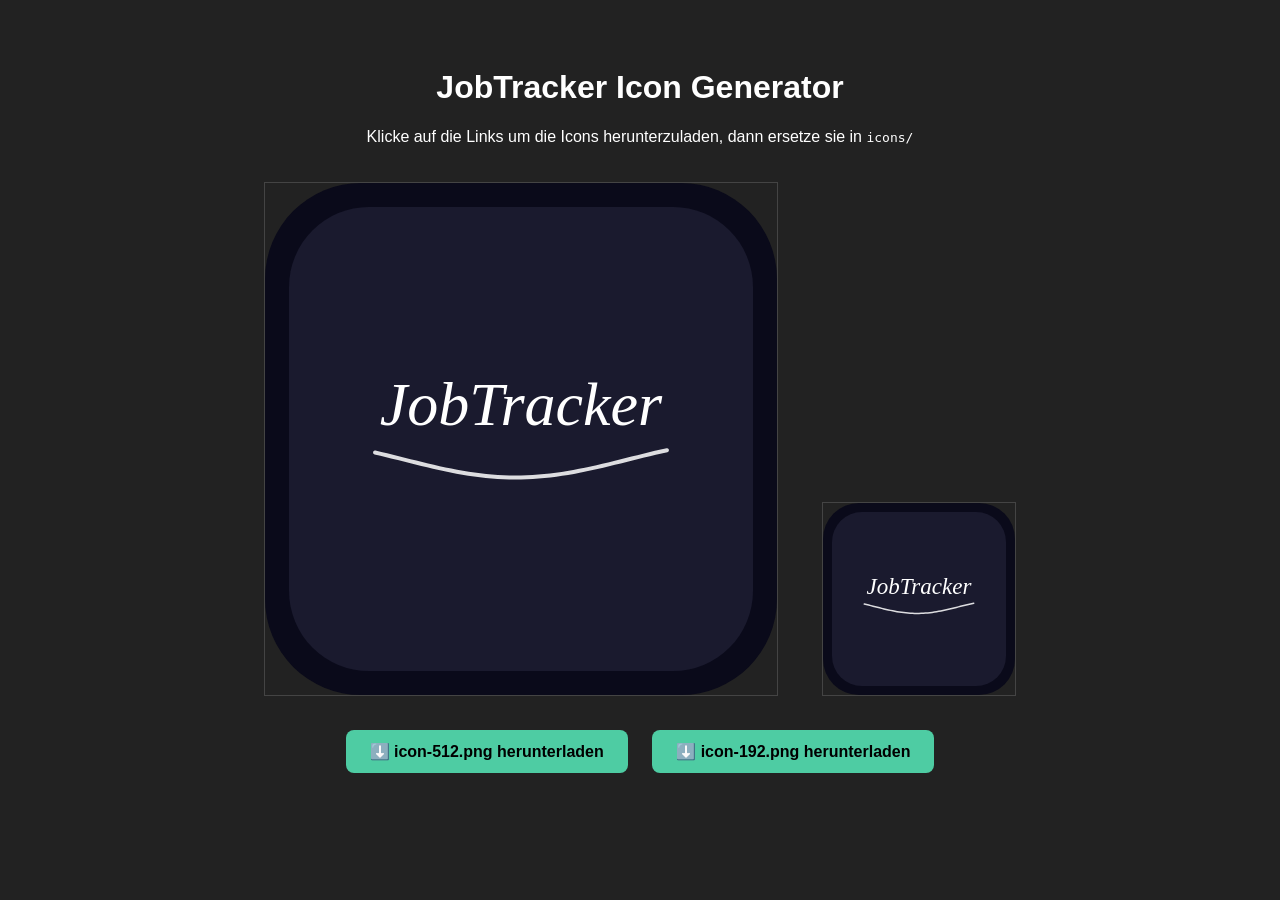
<file: generate-icon.html>
<!DOCTYPE html>
<html>
<head>
  <meta charset="UTF-8">
  <title>JobTracker Icon Generator</title>
  <style>
    body { font-family: sans-serif; background: #222; color: #fff; padding: 40px; text-align: center; }
    canvas { border: 1px solid #444; margin: 20px; }
    a { display: inline-block; margin: 10px; padding: 12px 24px; background: #4ecca3; color: #000; text-decoration: none; border-radius: 8px; font-weight: bold; }
  </style>
</head>
<body>
  <h1>JobTracker Icon Generator</h1>
  <p>Klicke auf die Links um die Icons herunterzuladen, dann ersetze sie in <code>icons/</code></p>
  
  <canvas id="c512" width="512" height="512"></canvas>
  <canvas id="c192" width="192" height="192"></canvas>
  
  <br>
  <a id="dl512" download="icon-512.png">⬇️ icon-512.png herunterladen</a>
  <a id="dl192" download="icon-192.png">⬇️ icon-192.png herunterladen</a>

  <script>
    function drawIcon(canvas) {
      var ctx = canvas.getContext('2d');
      var s = canvas.width;
      var scale = s / 512;

      // Background
      ctx.fillStyle = '#0a0a1a';
      ctx.beginPath();
      ctx.roundRect(0, 0, s, s, 96 * scale);
      ctx.fill();

      // Inner surface
      ctx.fillStyle = '#1a1a2e';
      var m = 24 * scale;
      ctx.beginPath();
      ctx.roundRect(m, m, s - m*2, s - m*2, 80 * scale);
      ctx.fill();

      // "JobTracker" text — same style as in the app header
      ctx.fillStyle = '#ffffff';
      ctx.font = 'italic ' + Math.round(62 * scale) + 'px Georgia, "Times New Roman", serif';
      ctx.textAlign = 'center';
      ctx.textBaseline = 'middle';
      ctx.fillText('JobTracker', s/2, s * 0.44);

      // Curved swirl line underneath
      ctx.strokeStyle = '#ffffff';
      ctx.lineWidth = 4 * scale;
      ctx.lineCap = 'round';
      ctx.globalAlpha = 0.85;
      ctx.beginPath();
      var startX = 110 * scale;
      var endX = 402 * scale;
      var baseY = s * 0.54;
      for (var i = 0; i <= 50; i++) {
        var t = i / 50;
        var x = startX + (endX - startX) * t;
        var y = baseY + 18 * scale * Math.sin(t * Math.PI * 1.3 - 0.4);
        if (i === 0) ctx.moveTo(x, y);
        else ctx.lineTo(x, y);
      }
      ctx.stroke();
      ctx.globalAlpha = 1.0;
    }

    // Draw both sizes
    drawIcon(document.getElementById('c512'));
    drawIcon(document.getElementById('c192'));

    // Set download links
    document.getElementById('dl512').href = document.getElementById('c512').toDataURL('image/png');
    document.getElementById('dl192').href = document.getElementById('c192').toDataURL('image/png');
  </script>
</body>
</html>
</file>
<file: style.css>
/* ============================================================
   JobTracker PWA — Dark Theme Design System
   ============================================================ */

/* --- CSS Custom Properties (Dark Theme Default) --- */
:root {
  /* Color palette */
  --color-bg: #040409;
  --color-surface: rgba(13, 13, 23, 0.45);
  --color-surface-solid: #0d0d17;
  --color-text-primary: #e2e2e9;
  --color-text-secondary: #9494a6;
  --color-text-tertiary: #5d5d73;
  --color-border: rgba(255, 255, 255, 0.05);
  --color-accent: #4ecca3;
  --color-accent-text: #040409;
  --accent-rgb: 78, 204, 163;
  --color-accent-blue: #3b82f6;
  --color-success: #4ecca3;
  --color-warning: #f59e0b;
  --color-danger: #ef4444;

  /* Content area backgrounds */
  --color-content-bg: rgba(13, 13, 23, 0.45);
  --color-content-bg-solid: #0d0d17;

  /* Navigation bar */
  --nav-bg: rgba(13, 13, 23, 0.65);
  --nav-border: rgba(255, 255, 255, 0.05);

  /* Shadows */
  --shadow-content: 0 8px 32px rgba(0, 0, 0, 0.35);
  --shadow-overlay: 0 -8px 32px rgba(0, 0, 0, 0.4);

  /* Spacing */
  --spacing-xs: 4px;
  --spacing-sm: 8px;
  --spacing-md: 16px;
  --spacing-lg: 24px;
  --spacing-xl: 32px;

  /* Typography */
  --font-family: -apple-system, BlinkMacSystemFont, 'SF Pro Display', 'SF Pro Text', system-ui, sans-serif;
  --font-size-xs: 11px;
  --font-size-sm: 13px;
  --font-size-base: 15px;
  --font-size-lg: 17px;
  --font-size-xl: 20px;
  --font-size-xxl: 28px;

  /* Border radius */
  --radius-sm: 10px;
  --radius-md: 16px;
  --radius-lg: 24px;
  --radius-xl: 30px;

  /* Nav bar height */
  --nav-height: 60px;

  /* Z-index layers */
  --z-background: 0;
  --z-content: 10;
  --z-glass-overlay: 100;

  /* Sparkline colors */
  --sparkline-up: var(--color-success);
  --sparkline-down: var(--color-danger);
  --sparkline-neutral: var(--color-text-tertiary);

  /* Skeleton loading */
  --skeleton-base: rgba(255, 255, 255, 0.06);
  --skeleton-shine: rgba(255, 255, 255, 0.12);

  /* Punch clock */
  --punch-timer-font: 'SF Mono', 'Menlo', 'Consolas', monospace;

  /* Swipe-to-delete */
  --swipe-delete-bg: var(--color-danger);
  --swipe-transition: 220ms cubic-bezier(0.32, 0.72, 0, 1);

  /* App header height — V3.1.1: header is now in-flow (scrolls away),
     so reserved padding-top is no longer needed; kept at 0 for fallback. */
  --app-header-height: 0px;

  /* Sub-nav bar height — set dynamically by JS, fallback for first paint */
  --sub-nav-height: 52px;
}

/* --- Base Reset & Typography --- */
*,
*::before,
*::after {
  box-sizing: border-box;
  margin: 0;
  padding: 0;
}

html {
  font-size: 16px;
  -webkit-text-size-adjust: 100%;
}

body {
  font-family: var(--font-family);
  font-size: var(--font-size-base);
  line-height: 1.5;
  color: var(--color-text-primary);
  background-color: var(--color-bg);
  min-height: 100vh;
  min-height: 100dvh;
  padding-bottom: env(safe-area-inset-bottom, 0px);
  -webkit-font-smoothing: antialiased;
  -moz-osx-font-smoothing: grayscale;
}

h1, h2, h3, h4, h5, h6 {
  color: var(--color-text-primary);
  font-weight: 600;
}

h1 { font-size: var(--font-size-xxl); }
h2 { font-size: var(--font-size-xl); }
h3 { font-size: var(--font-size-lg); }

p, span, label {
  color: var(--color-text-primary);
}

a {
  color: var(--color-accent);
  text-decoration: none;
}

/* ============================================================
   Header Bar — V3.1.1: in-flow gradient hero (overridden later).
   Legacy rules retained as fallback before V3.1 styles take over.
   ============================================================ */
.app-header {
  position: relative;
  z-index: 1;
  background: transparent;
  padding-top: max(env(safe-area-inset-top, 0px), 8px);
  border-bottom: none;
}

.app-header__top {
  display: grid;
  grid-template-columns: 1fr auto 1fr;
  align-items: center;
  padding: 8px 16px;
  gap: 8px;
}

.app-header__top > .app-header__icon-btn:first-child {
  justify-self: start;
}

.app-header__top > .app-header__icon-btn:last-child {
  justify-self: end;
}

.app-header__logo {
  text-align: center;
  font-family: var(--font-family);
  font-size: 19px;
  font-weight: 800;
  letter-spacing: -0.5px;
  color: var(--color-text-primary);
  justify-self: center;
}

.app-header__actions {
  display: flex;
  align-items: center;
  gap: 2px;
}

.app-header__icon-btn {
  background: none;
  border: none;
  font-size: 20px;
  padding: 8px;
  border-radius: 8px;
  cursor: pointer;
  min-width: 36px;
  min-height: 36px;
  display: flex;
  align-items: center;
  justify-content: center;
  transition: background 0.2s;
  color: var(--color-text-primary);
  -webkit-tap-highlight-color: transparent;
}
.app-header__icon-btn:hover {
  background: rgba(255, 255, 255, 0.1);
}

.app-header__tabs {
  display: flex;
  padding: 0 12px 8px;
  gap: 4px;
}

.header-tab {
  flex: 1;
  padding: 8px 12px;
  background: transparent;
  border: 1px solid transparent;
  border-radius: 20px;
  font-size: 13px;
  font-weight: 600;
  color: var(--color-text-secondary);
  cursor: pointer;
  font-family: var(--font-family);
  transition: all 0.22s cubic-bezier(0.25, 0.8, 0.25, 1);
  -webkit-tap-highlight-color: transparent;
  white-space: nowrap;
  overflow: hidden;
  text-overflow: ellipsis;
  min-height: 38px;
  display: inline-flex;
  align-items: center;
  justify-content: center;
}

.header-tab.active {
  background: rgba(255, 255, 255, 0.08);
  color: var(--color-text-primary);
  border: 1px solid rgba(255, 255, 255, 0.05);
  box-shadow: 0 4px 12px rgba(0, 0, 0, 0.25), inset 0 1px 1px rgba(255, 255, 255, 0.05);
}

.header-tab:active {
  transform: scale(0.96);
  transition: transform 0.1s ease;
}

.header-tab:focus-visible {
  outline: 2px solid var(--color-accent);
  outline-offset: 2px;
}

/* ============================================================
   Glass Surface — Solid dark cards
   ============================================================ */
.glass-surface {
  background: var(--color-surface);
  border: 1px solid var(--color-border);
  border-radius: var(--radius-lg);
  -webkit-backdrop-filter: blur(24px) saturate(180%);
  backdrop-filter: blur(24px) saturate(180%);
  box-shadow: 0 16px 40px rgba(0, 0, 0, 0.4), inset 0 1px 1px rgba(255, 255, 255, 0.04);
  transition: transform 0.2s ease, box-shadow 0.2s ease;
}

/* Layer classes */
.layer-background {
  position: relative;
  z-index: var(--z-background);
}

.layer-content {
  position: relative;
  z-index: var(--z-content);
}

.layer-overlay {
  position: relative;
  z-index: var(--z-glass-overlay);
}

/* ============================================================
   Sub-Navigation — Segmented control within Tracking view.
   V3.1.1: position: sticky so it pins to top once the user scrolls
   past the gradient hero. Sits below the compact header (z-index 50
   vs compact's 100) so the round buttons stay accessible.
   ============================================================ */
.sub-nav-bar {
  /* V3.1.7: sub-nav lives inside each tracking view's .scroll-content.
     In #view-daily it scrolls naturally below the gradient header and then
     pins to top. In other tracking views it pins from the start. */
  position: sticky;
  top: env(safe-area-inset-top, 0px);
  left: 0;
  right: 0;
  z-index: 50;
  display: flex;
  gap: 6px;
  padding: 10px 12px;
  margin: 0 calc(-1 * var(--spacing-md)) 12px;  /* edge-to-edge inside scroll-content */
  background: rgba(13, 13, 23, 0.7);
  -webkit-backdrop-filter: blur(28px) saturate(180%);
  backdrop-filter: blur(28px) saturate(180%);
  border-bottom: 1px solid rgba(255, 255, 255, 0.06);
}
body.theme-light .sub-nav-bar {
  background: rgba(255, 255, 255, 0.78);
  border-bottom: 1px solid rgba(0, 0, 0, 0.06);
}

.sub-nav-bar .sub-nav-btn {
  flex: 1;
  padding: 8px 12px;
  border: 1px solid transparent;
  background: transparent;
  border-radius: 20px;
  color: var(--color-text-secondary);
  font-size: 13px;
  font-weight: 600;
  font-family: var(--font-family);
  cursor: pointer;
  transition: all 0.22s cubic-bezier(0.25, 0.8, 0.25, 1);
  -webkit-tap-highlight-color: transparent;
  min-height: 36px;
  display: inline-flex;
  align-items: center;
  justify-content: center;
}

.sub-nav-bar .sub-nav-btn.active {
  background: rgba(255, 255, 255, 0.08);
  color: var(--color-text-primary);
  border: 1px solid rgba(255, 255, 255, 0.05);
  box-shadow: 0 4px 12px rgba(0, 0, 0, 0.25), inset 0 1px 1px rgba(255, 255, 255, 0.05);
}

.sub-nav-bar .sub-nav-btn:not(.active):hover {
  background: rgba(255, 255, 255, 0.04);
}

/* Legacy .sub-nav / .tracking-sub-nav rules — retained for backward
   compatibility with any markup that still uses these classes. The
   shared sub-nav now uses .sub-nav-bar above. */
.sub-nav,
.tracking-sub-nav {
  display: flex;
  gap: var(--spacing-xs);
  margin-bottom: var(--spacing-md);
  background: color-mix(in srgb, var(--color-bg) 92%, transparent);
  -webkit-backdrop-filter: blur(20px) saturate(180%);
  backdrop-filter: blur(20px) saturate(180%);
  border-radius: var(--radius-sm);
  padding: 3px;
  position: sticky;
  top: calc(var(--app-header-height, 108px) + 4px);
  z-index: 50; /* below .app-header (z-glass-overlay = 100), above content */
}

.sub-nav-btn,
.tracking-sub-nav-btn {
  flex: 1;
  padding: var(--spacing-sm) var(--spacing-md);
  border: none;
  background: none;
  border-radius: var(--radius-sm);
  color: var(--color-text-secondary);
  font-size: var(--font-size-sm);
  font-weight: 500;
  font-family: var(--font-family);
  cursor: pointer;
  transition: background 0.2s ease, color 0.2s ease;
  min-height: 36px;
}

.sub-nav-btn.active,
.tracking-sub-nav-btn.active {
  background: var(--color-accent);
  color: var(--color-accent-text);
}

.sub-nav-btn:not(.active):hover,
.tracking-sub-nav-btn:not(.active):hover {
  background: rgba(255, 255, 255, 0.06);
}

/* ============================================================
   Content Areas & Cards
   ============================================================ */
.content-card {
  background: var(--color-content-bg);
  border-radius: var(--radius-md);
  padding: var(--spacing-md);
  border: 1px solid var(--color-border);
  z-index: var(--z-content);
  position: relative;
}

/* View Sections */
.view-section {
  display: none;
  padding: var(--spacing-md);
  /* V3.1.1: hero is in-flow now, no padding-top reservation. */
  padding-top: 0;
  max-width: 100%;
  overflow-x: hidden;
}

/* Tracking views: no extra padding-top — sub-nav is sticky and scrolls
   into view naturally below the hero (V3.1.1). */
body.has-sub-nav #view-daily,
body.has-sub-nav #view-monthly,
body.has-sub-nav #view-yearly {
  padding-top: 0;
}

/* V3.1.5: Gradient header lives inside #view-daily; other views need
   their own safe-area-aware top padding so titles don't stick to the
   iPhone notch. */
/* V3.1.6: #view-daily must be edge-to-edge so the gradient header runs full-width.
   Inner content gets its side-padding back via .scroll-content. */
#view-daily {
  padding: 0;
}
#view-daily > .scroll-content {
  padding-left: var(--spacing-md);
  padding-right: var(--spacing-md);
}
#view-entry,
#view-settings,
#view-monthly,
#view-yearly {
  padding-top: max(env(safe-area-inset-top, 0px), 24px);
}

.view-section.active {
  display: block;
}

/* Scrollable content area — flows with body scroll under sticky header */
.scroll-content {
  position: relative;
}

/* ============================================================
   Form Elements — Dark inputs with subtle borders, accent focus ring
   ============================================================ */
.form-group {
  margin-bottom: var(--spacing-md);
}

.form-label {
  display: block;
  font-size: var(--font-size-sm);
  font-weight: 500;
  color: var(--color-text-secondary);
  margin-bottom: var(--spacing-xs);
}

.form-input,
.form-select,
.form-textarea {
  width: 100%;
  padding: var(--spacing-sm) var(--spacing-md);
  font-size: var(--font-size-base);
  font-family: var(--font-family);
  color: var(--color-text-primary);
  background: #0f0f1f;
  border: 1px solid var(--color-border);
  border-radius: var(--radius-sm);
  outline: none;
  transition: border-color 0.2s ease, box-shadow 0.2s ease;
  min-height: 44px;
  height: 44px;
  box-sizing: border-box;
}

.form-input:focus,
.form-select:focus,
.form-textarea:focus {
  border-color: var(--color-accent);
  box-shadow: 0 0 0 2px rgba(var(--accent-rgb), 0.15);
}

.form-textarea {
  resize: vertical;
  min-height: 80px;
  height: auto;
}

.form-input::placeholder,
.form-textarea::placeholder {
  color: var(--color-text-tertiary);
}

.form-hint {
  display: block;
  font-size: var(--font-size-xs);
  color: var(--color-text-tertiary);
  margin-top: var(--spacing-xs);
}

/* ============================================================
   Buttons
   ============================================================ */
.btn {
  display: inline-flex;
  align-items: center;
  justify-content: center;
  gap: var(--spacing-sm);
  padding: var(--spacing-sm) var(--spacing-md);
  font-size: var(--font-size-base);
  font-weight: 500;
  font-family: var(--font-family);
  border: none;
  border-radius: var(--radius-sm);
  cursor: pointer;
  min-height: 44px;
  min-width: 44px;
  transition: opacity 0.2s ease, transform 0.1s ease;
  -webkit-tap-highlight-color: transparent;
}

.btn:active {
  transform: scale(0.97);
}

.btn-primary {
  background: var(--color-accent);
  color: var(--color-accent-text);
  font-weight: 600;
}

.btn-secondary {
  background: rgba(var(--accent-rgb), 0.1);
  color: var(--color-accent);
  border: 1px solid rgba(var(--accent-rgb), 0.2);
}

.btn-danger {
  background: rgba(239, 68, 68, 0.1);
  color: var(--color-danger);
  border: 1px solid rgba(239, 68, 68, 0.2);
}

.btn:disabled {
  opacity: 0.4;
  cursor: not-allowed;
}

/* ============================================================
   Inline Entry Row — Compact horizontal input row per job card
   ============================================================ */
.inline-entry-row,
.daily-inline-row {
  display: flex;
  gap: var(--spacing-sm);
  align-items: flex-end;
  flex-wrap: wrap;
}

.inline-entry-row .form-group,
.daily-inline-row .form-group {
  flex: 1;
  min-width: 80px;
  margin-bottom: 0;
}

.inline-entry-row .btn,
.daily-inline-row .btn {
  margin-bottom: 0;
  flex-shrink: 0;
}

/* Quick Confirm Button */
.quick-confirm-btn,
.daily-quick-confirm-btn {
  width: 100%;
  font-weight: 600;
}

/* Inline Entry Actions */
.inline-entry-actions {
  display: flex;
  gap: var(--spacing-xs);
  align-items: flex-end;
  flex-shrink: 0;
}

.inline-entry-submit {
  white-space: nowrap;
}

/* Inline Entry Note Counter */
.inline-entry-note-counter {
  font-size: var(--font-size-xs);
  color: var(--color-text-secondary);
  margin-top: 2px;
}

/* Inline Entry Vacation Info */
.inline-entry-vacation-info {
  width: 100%;
  flex-basis: 100%;
}

.vacation-remaining-text {
  font-size: var(--font-size-sm);
  color: var(--color-text-secondary);
}

.vacation-remaining-text.vacation-exhausted {
  color: var(--color-danger);
  font-weight: 600;
}

/* ============================================================
   KFB Ring Progress Indicator (SVG circle)
   ============================================================ */
.kfb-ring,
.kfb-ring-container {
  display: flex;
  align-items: center;
  gap: var(--spacing-md);
  padding: var(--spacing-md);
  background: #0f0f1f;
  border-radius: var(--radius-sm);
  border: 1px solid var(--color-border);
}

.kfb-ring-svg {
  width: 60px;
  height: 60px;
  transform: rotate(-90deg);
  flex-shrink: 0;
}

.kfb-ring-bg {
  fill: none;
  stroke: rgba(255, 255, 255, 0.06);
  stroke-width: 6;
}

.kfb-ring-progress {
  fill: none;
  stroke: var(--color-accent);
  stroke-width: 6;
  stroke-linecap: round;
  transition: stroke-dashoffset 0.5s ease;
}

.kfb-ring-progress.warning {
  stroke: var(--color-warning);
}

.kfb-ring-progress.critical,
.kfb-ring-progress.danger {
  stroke: var(--color-danger);
}

.kfb-ring-info {
  display: flex;
  flex-direction: column;
  gap: 2px;
}

.kfb-ring-label {
  font-size: var(--font-size-xs);
  color: var(--color-text-tertiary);
  text-transform: uppercase;
  letter-spacing: 0.5px;
}

.kfb-ring-value {
  font-size: var(--font-size-lg);
  font-weight: 700;
  color: var(--color-text-primary);
}

.kfb-ring-detail {
  font-size: var(--font-size-xs);
  color: var(--color-text-secondary);
}

/* ============================================================
   Progress Bar
   ============================================================ */
.progress-bar {
  width: 100%;
  height: 8px;
  background: rgba(255, 255, 255, 0.06);
  border-radius: 4px;
  overflow: hidden;
}

.progress-bar-fill {
  height: 100%;
  border-radius: 4px;
  transition: width 0.3s ease;
}

.progress-bar-fill.safe { background: var(--color-success); }
.progress-bar-fill.warning { background: var(--color-warning); }
.progress-bar-fill.critical,
.progress-bar-fill.exceeded { background: var(--color-danger); }

/* ============================================================
   Field Errors & Input Error States
   ============================================================ */
.field-error {
  color: var(--color-danger);
  font-size: var(--font-size-xs);
  margin-top: var(--spacing-xs);
  display: none;
}

.field-error.visible,
.field-error:not(:empty) {
  display: block;
}

.input-error,
.form-input.input-error,
.form-select.input-error {
  border-color: var(--color-danger);
  box-shadow: 0 0 0 2px rgba(239, 68, 68, 0.15);
}

.form-input.invalid,
.form-select.invalid {
  border-color: var(--color-danger);
}

.input-error + .field-error,
.input-error ~ .field-error {
  display: block;
}

/* ============================================================
   Tables
   ============================================================ */
.data-table {
  width: 100%;
  border-collapse: collapse;
  background: var(--color-content-bg);
  border-radius: var(--radius-md);
  overflow: hidden;
}

.data-table th,
.data-table td {
  padding: var(--spacing-sm) var(--spacing-md);
  text-align: left;
  border-bottom: 1px solid var(--color-border);
  font-size: var(--font-size-sm);
}

.data-table th {
  font-weight: 600;
  color: var(--color-text-secondary);
  background: rgba(255, 255, 255, 0.03);
}

/* ============================================================
   Status Badges
   ============================================================ */
.status-badge {
  display: inline-flex;
  align-items: center;
  gap: var(--spacing-xs);
  padding: 2px var(--spacing-sm);
  border-radius: 12px;
  font-size: var(--font-size-xs);
  font-weight: 600;
}

.status-badge.safe {
  background: rgba(var(--accent-rgb), 0.15);
  color: var(--color-accent);
}

.status-badge.warning {
  background: rgba(245, 158, 11, 0.15);
  color: #f59e0b;
}

.status-badge.critical,
.status-badge.exceeded {
  background: rgba(239, 68, 68, 0.15);
  color: #ef4444;
}

/* ============================================================
   FAB, Modal, Error Banner, Toast
   ============================================================ */
.fab {
  position: fixed;
  bottom: calc(env(safe-area-inset-bottom, 0px) + var(--spacing-md));
  right: var(--spacing-md);
  width: 56px;
  height: 56px;
  border-radius: 50%;
  z-index: var(--z-glass-overlay);
  box-shadow: var(--shadow-overlay);
}

.modal-overlay {
  position: fixed;
  inset: 0;
  z-index: 2000 !important;
  background: rgba(0, 0, 0, 0.6);
  display: none;
  align-items: flex-end;
  justify-content: center;
  padding: var(--spacing-md);
}

.modal-overlay.active,
.modal-overlay.visible {
  display: flex;
}

.modal-content {
  width: 100%;
  max-width: 400px;
  max-height: 80vh;
  overflow-y: auto;
  border-radius: var(--radius-lg) var(--radius-lg) 0 0;
  padding: var(--spacing-lg);
  background: var(--color-surface);
  border: 1px solid var(--color-border);
}

.modal-title {
  font-size: var(--font-size-xl);
  margin-bottom: var(--spacing-sm);
}

.modal-description {
  font-size: var(--font-size-sm);
  color: var(--color-text-secondary);
  margin-bottom: var(--spacing-lg);
  line-height: 1.5;
}

.modal-actions {
  display: flex;
  gap: var(--spacing-sm);
}

.modal-actions .btn {
  flex: 1;
}

/* Error banner */
.error-banner {
  position: fixed;
  top: 0;
  left: 0;
  right: 0;
  z-index: calc(var(--z-glass-overlay) + 20);
  background: var(--color-danger);
  color: #ffffff;
  padding: var(--spacing-sm) var(--spacing-md);
  padding-top: calc(env(safe-area-inset-top, 0px) + var(--spacing-sm));
  font-size: var(--font-size-sm);
  font-weight: 500;
  text-align: center;
  display: none;
}

.error-banner.visible {
  display: block;
}

/* ============================================================
   Toast notifications — modern stacked iOS-style toasts
   Multiple toasts stack vertically. Each individually animates in/out.
   ============================================================ */
.toast-container {
  position: fixed;
  top: calc(var(--app-header-height, 108px) + 12px);
  left: 50%;
  transform: translateX(-50%);
  z-index: calc(var(--z-glass-overlay) + 15);
  display: flex;
  flex-direction: column;
  gap: 8px;
  pointer-events: none;
  width: max-content;
  max-width: calc(100vw - 32px);
  align-items: center;
}

.toast {
  display: flex;
  align-items: center;
  gap: 10px;
  padding: 12px 16px;
  background: color-mix(in srgb, var(--color-surface) 95%, transparent);
  -webkit-backdrop-filter: blur(20px) saturate(180%);
  backdrop-filter: blur(20px) saturate(180%);
  border: 0.5px solid var(--color-border);
  border-radius: 16px;
  box-shadow:
    0 8px 24px rgba(0, 0, 0, 0.18),
    0 1px 0 rgba(255, 255, 255, 0.06) inset;
  font-size: 14px;
  font-weight: 500;
  color: var(--color-text-primary);
  pointer-events: auto;
  animation: toast-slide-in 0.3s cubic-bezier(0.32, 0.72, 0, 1) forwards;
  max-width: 100%;
}

.toast--exit {
  animation: toast-slide-out 0.25s ease forwards;
}

.toast__icon {
  font-size: 16px;
  line-height: 1;
  flex-shrink: 0;
  display: inline-flex;
  align-items: center;
  justify-content: center;
  width: 18px;
  height: 18px;
}

.toast--success .toast__icon { color: var(--color-success); }
.toast--error   .toast__icon { color: var(--color-danger); }
.toast--info    .toast__icon { color: var(--color-accent); }

.toast__message {
  flex: 1;
  min-width: 0;
  white-space: nowrap;
  overflow: hidden;
  text-overflow: ellipsis;
}

@keyframes toast-slide-in {
  from { opacity: 0; transform: translateY(-20px) scale(0.95); }
  to   { opacity: 1; transform: translateY(0) scale(1); }
}

@keyframes toast-slide-out {
  from { opacity: 1; transform: translateY(0); }
  to   { opacity: 0; transform: translateY(-20px); }
}

body.theme-light .toast {
  background: rgba(255, 255, 255, 0.95);
  border-color: rgba(0, 0, 0, 0.08);
  box-shadow:
    0 8px 24px rgba(0, 0, 0, 0.12),
    0 1px 0 rgba(255, 255, 255, 0.6) inset;
}

/* Legacy single-toast element kept hidden for backward compatibility */
.toast-legacy {
  display: none !important;
}

/* ============================================================
   Update Banner
   ============================================================ */
.update-banner {
  position: fixed;
  /* V3.1.7: lift above floating bottom-tab-bar (≈72px button + 16px gap = ~96px) */
  bottom: calc(env(safe-area-inset-bottom, 0px) + 96px);
  left: var(--spacing-md);
  right: var(--spacing-md);
  z-index: calc(var(--z-glass-overlay) + 5);
  animation: slideUpBanner 0.35s cubic-bezier(0.4, 0, 0.2, 1);
}

@keyframes slideUpBanner {
  from { opacity: 0; transform: translateY(20px); }
  to { opacity: 1; transform: translateY(0); }
}

.update-banner-content {
  background: var(--color-surface);
  border: 1px solid rgba(var(--accent-rgb), 0.3);
  border-radius: var(--radius-lg);
  padding: var(--spacing-md);
  box-shadow: 0 8px 32px rgba(0, 0, 0, 0.4);
  backdrop-filter: blur(12px);
  -webkit-backdrop-filter: blur(12px);
}

.update-banner-header {
  display: flex;
  align-items: center;
  gap: var(--spacing-sm);
  margin-bottom: var(--spacing-sm);
}

.update-banner-icon {
  font-size: 20px;
}

.update-banner-title {
  font-size: var(--font-size-base);
  font-weight: 600;
  color: var(--color-accent);
}

.update-banner-body {
  font-size: var(--font-size-sm);
  color: var(--color-text-secondary);
  line-height: 1.5;
  margin-bottom: var(--spacing-md);
}

.update-banner-body ul {
  margin: var(--spacing-xs) 0 0 var(--spacing-md);
  padding: 0;
}

.update-banner-body li {
  margin-bottom: 2px;
}

.update-banner-close-btn {
  width: 100%;
}

/* Settings changelog */
.settings-version-info {
  display: flex;
  justify-content: space-between;
  align-items: center;
  margin-bottom: var(--spacing-sm);
}

.settings-version-label {
  font-size: var(--font-size-sm);
  color: var(--color-text-secondary);
}

.settings-version-number {
  font-size: var(--font-size-base);
  font-weight: 600;
  color: var(--color-accent);
}

.settings-changelog {
  margin-top: var(--spacing-sm);
}

.settings-changelog-toggle {
  font-size: var(--font-size-sm);
  font-weight: 600;
  cursor: pointer;
  color: var(--color-text-secondary);
  padding: var(--spacing-sm) 0;
}

.settings-changelog-content {
  padding: var(--spacing-sm) 0;
  font-size: var(--font-size-sm);
  color: var(--color-text-secondary);
  line-height: 1.6;
}

.settings-changelog-content h4 {
  color: var(--color-accent);
  font-size: var(--font-size-sm);
  margin: var(--spacing-md) 0 var(--spacing-xs) 0;
}

.settings-changelog-content h4:first-child {
  margin-top: 0;
}

.settings-changelog-content ul {
  margin: 0 0 0 var(--spacing-md);
  padding: 0;
}

.settings-changelog-content li {
  margin-bottom: 2px;
}

/* ============================================================
   PWA Install Prompt
   ============================================================ */
.pwa-install-container {
  display: flex;
  flex-direction: column;
  align-items: center;
  justify-content: center;
  min-height: calc(100vh - 120px);
  min-height: calc(100dvh - 120px);
  padding: var(--spacing-lg);
  text-align: center;
}

.pwa-install-brand {
  display: flex;
  flex-direction: column;
  align-items: center;
  margin-bottom: var(--spacing-lg);
}

.pwa-install-title {
  font-family: 'Georgia', 'Times New Roman', serif;
  font-size: 32px;
  font-weight: 400;
  font-style: italic;
  color: var(--color-text-primary);
  letter-spacing: 0.5px;
}

.pwa-install-swirl {
  display: block;
  margin-top: -4px;
}

.pwa-install-subtitle {
  font-size: var(--font-size-base);
  color: var(--color-text-secondary);
  margin-bottom: var(--spacing-xl);
  max-width: 300px;
}

.pwa-install-steps {
  display: flex;
  flex-direction: column;
  gap: var(--spacing-md);
  width: 100%;
  max-width: 320px;
  margin-bottom: var(--spacing-xl);
}

.pwa-install-step {
  display: flex;
  align-items: center;
  gap: var(--spacing-md);
  padding: var(--spacing-md);
  background: var(--color-surface);
  border: 1px solid var(--color-border);
  border-radius: var(--radius-md);
  text-align: left;
}

.pwa-install-step-number {
  width: 32px;
  height: 32px;
  border-radius: 50%;
  background: var(--color-accent);
  color: var(--color-accent-text);
  display: flex;
  align-items: center;
  justify-content: center;
  font-weight: 700;
  font-size: var(--font-size-base);
  flex-shrink: 0;
}

.pwa-install-step-content {
  display: flex;
  align-items: center;
  gap: var(--spacing-sm);
  flex: 1;
}

.pwa-install-step-icon {
  font-size: 24px;
  flex-shrink: 0;
}

.pwa-install-step-text {
  font-size: var(--font-size-sm);
  color: var(--color-text-primary);
  line-height: 1.4;
}

.pwa-install-hint {
  display: flex;
  align-items: flex-start;
  gap: var(--spacing-sm);
  padding: var(--spacing-md);
  background: rgba(var(--accent-rgb), 0.08);
  border-radius: var(--radius-sm);
  margin-bottom: var(--spacing-xl);
  max-width: 320px;
  text-align: left;
  font-size: var(--font-size-sm);
  color: var(--color-text-secondary);
  line-height: 1.4;
}

.pwa-install-hint-icon {
  flex-shrink: 0;
  font-size: 18px;
}

.pwa-install-skip {
  width: 100%;
  max-width: 320px;
  opacity: 0.7;
}

/* ============================================================
   Onboarding
   ============================================================ */
.onboarding-title {
  text-align: center;
  margin-bottom: var(--spacing-sm);
  font-size: var(--font-size-xxl);
}

.onboarding-progress {
  display: flex;
  justify-content: center;
  align-items: center;
  gap: var(--spacing-sm);
  margin-bottom: var(--spacing-lg);
  padding: var(--spacing-sm) 0;
}

.step-indicator {
  display: flex;
  justify-content: center;
  gap: var(--spacing-sm);
  margin-bottom: var(--spacing-lg);
}

.step-dot {
  width: 8px;
  height: 8px;
  border-radius: 50%;
  background: var(--color-text-tertiary);
  opacity: 0.4;
  transition: opacity 0.2s ease, transform 0.2s ease;
}

.step-dot.active {
  opacity: 1;
  background: var(--color-accent);
  transform: scale(1.3);
}

.step-dot.completed {
  opacity: 0.8;
  background: var(--color-success);
}

.onboarding-step {
  padding: var(--spacing-lg);
  margin-bottom: var(--spacing-md);
  animation: fadeInStep 0.25s ease;
}

@keyframes fadeInStep {
  from { opacity: 0; transform: translateY(6px); }
  to { opacity: 1; transform: translateY(0); }
}

.onboarding-step h2 {
  margin-bottom: var(--spacing-xs);
}

.step-description {
  color: var(--color-text-tertiary);
  font-size: var(--font-size-sm);
  margin-bottom: var(--spacing-lg);
}

.onboarding-nav {
  display: flex;
  justify-content: space-between;
  align-items: center;
  padding: var(--spacing-md) 0;
  gap: var(--spacing-md);
}

.onboarding-nav .btn {
  flex: 1;
  max-width: 160px;
}

/* Configured jobs list in onboarding */
.onb-configured-jobs {
  display: flex;
  flex-direction: column;
  gap: var(--spacing-xs);
  margin-top: var(--spacing-md);
}

.onb-job-chip {
  display: flex;
  align-items: center;
  gap: var(--spacing-sm);
  padding: var(--spacing-sm) var(--spacing-md);
  background: rgba(var(--accent-rgb), 0.08);
  border: 1px solid rgba(var(--accent-rgb), 0.2);
  border-radius: 8px;
}

.onb-job-chip-name {
  flex: 1;
  font-size: var(--font-size-sm);
  color: var(--color-text-primary);
  font-weight: 500;
}

.onb-job-chip-type {
  font-size: var(--font-size-xs);
  color: var(--color-accent);
  background: rgba(var(--accent-rgb), 0.15);
  padding: 2px 8px;
  border-radius: 4px;
  font-weight: 600;
}

.onb-job-chip-remove {
  background: none;
  border: none;
  color: var(--color-danger);
  cursor: pointer;
  font-size: var(--font-size-sm);
  padding: 2px 6px;
  border-radius: 4px;
  opacity: 0.7;
}

.onb-job-chip-remove:hover {
  opacity: 1;
  background: rgba(239, 68, 68, 0.1);
}

.onb-add-job-btn {
  margin-top: var(--spacing-md);
  width: 100%;
}

.onb-job-rules-info {
  margin-top: var(--spacing-sm);
  padding: var(--spacing-sm) var(--spacing-md);
  background: rgba(var(--accent-rgb), 0.05);
  border: 1px solid rgba(var(--accent-rgb), 0.15);
  border-radius: 8px;
  font-size: var(--font-size-xs);
  color: var(--color-text-secondary);
  line-height: 1.6;
}
.onb-job-rules-info h4 {
  color: var(--color-accent);
  font-size: var(--font-size-sm);
  margin-bottom: var(--spacing-xs);
}
.onb-job-rules-info ul {
  margin: 0;
  padding: 0 0 0 var(--spacing-md);
}

/* Disabled job type options */
#onb-job-type option:disabled {
  color: var(--color-text-tertiary);
}

.job-step-indicator {
  display: flex;
  align-items: center;
  justify-content: center;
  padding: var(--spacing-sm) var(--spacing-md);
  margin-bottom: var(--spacing-md);
  background: rgba(var(--accent-rgb), 0.08);
  border-radius: var(--radius-sm);
  font-size: var(--font-size-sm);
  font-weight: 600;
  color: var(--color-accent);
}

/* Toggle switch */
.toggle-group {
  margin-bottom: var(--spacing-md);
}

.toggle-label {
  display: flex;
  align-items: center;
  gap: var(--spacing-sm);
  cursor: pointer;
  min-height: 44px;
  -webkit-tap-highlight-color: transparent;
}

.toggle-input {
  position: absolute;
  opacity: 0;
  width: 0;
  height: 0;
}

.toggle-switch {
  position: relative;
  width: 48px;
  height: 28px;
  background: var(--color-text-tertiary);
  border-radius: 14px;
  transition: background 0.2s ease;
  flex-shrink: 0;
}

.toggle-switch::after {
  content: '';
  position: absolute;
  top: 2px;
  left: 2px;
  width: 24px;
  height: 24px;
  background: #ffffff;
  border-radius: 50%;
  transition: transform 0.2s ease;
  box-shadow: 0 1px 3px rgba(0, 0, 0, 0.3);
}

.toggle-input:checked + .toggle-switch {
  background: var(--color-accent);
}

.toggle-input:checked + .toggle-switch::after {
  transform: translateX(20px);
}

.toggle-input:focus-visible + .toggle-switch {
  outline: 2px solid var(--color-accent);
  outline-offset: 2px;
}

.toggle-text {
  font-size: var(--font-size-base);
  color: var(--color-text-primary);
}

/* Radio buttons */
.radio-group {
  display: flex;
  flex-wrap: wrap;
  gap: var(--spacing-md);
}

.radio-label {
  display: flex;
  align-items: center;
  gap: var(--spacing-sm);
  cursor: pointer;
  min-height: 44px;
  -webkit-tap-highlight-color: transparent;
}

.radio-input {
  position: absolute;
  opacity: 0;
  width: 0;
  height: 0;
}

.radio-custom {
  position: relative;
  width: 22px;
  height: 22px;
  border: 2px solid var(--color-text-tertiary);
  border-radius: 50%;
  flex-shrink: 0;
  transition: border-color 0.2s ease;
}

.radio-custom::after {
  content: '';
  position: absolute;
  top: 50%;
  left: 50%;
  width: 12px;
  height: 12px;
  background: var(--color-accent);
  border-radius: 50%;
  transform: translate(-50%, -50%) scale(0);
  transition: transform 0.2s ease;
}

.radio-input:checked + .radio-custom {
  border-color: var(--color-accent);
}

.radio-input:checked + .radio-custom::after {
  transform: translate(-50%, -50%) scale(1);
}

.radio-input:focus-visible + .radio-custom {
  outline: 2px solid var(--color-accent);
  outline-offset: 2px;
}

.radio-text {
  font-size: var(--font-size-base);
  color: var(--color-text-primary);
}

/* Optional section */
.optional-section {
  margin-top: var(--spacing-lg);
  padding-top: var(--spacing-md);
  border-top: 1px solid var(--color-border);
}

.optional-heading {
  font-size: var(--font-size-base);
  font-weight: 600;
  color: var(--color-text-secondary);
  margin-bottom: var(--spacing-md);
}

/* Review content */
.review-content {
  font-size: var(--font-size-sm);
}

.review-section {
  margin-bottom: var(--spacing-md);
  padding: var(--spacing-md);
  background: #0f0f1f;
  border-radius: var(--radius-sm);
}

.review-section h3 {
  font-size: var(--font-size-base);
  margin-bottom: var(--spacing-sm);
  color: var(--color-accent);
}

.review-item {
  display: flex;
  justify-content: space-between;
  padding: var(--spacing-xs) 0;
  border-bottom: 1px solid rgba(255, 255, 255, 0.04);
}

.review-item:last-child {
  border-bottom: none;
}

.review-item-label {
  color: var(--color-text-secondary);
}

.review-item-value {
  font-weight: 500;
  color: var(--color-text-primary);
  text-align: right;
}

.review-list {
  margin: 0;
  padding: 0;
}

.review-list dt {
  color: var(--color-text-secondary);
  font-size: var(--font-size-sm);
  margin-top: var(--spacing-xs);
}

.review-list dd {
  margin: 0 0 var(--spacing-xs) 0;
  font-weight: 500;
  color: var(--color-text-primary);
}

.review-section-title {
  font-size: var(--font-size-base);
  margin-bottom: var(--spacing-sm);
  color: var(--color-accent);
}

.review-job-card {
  margin-top: var(--spacing-sm);
  padding: var(--spacing-sm);
  background: rgba(255, 255, 255, 0.03);
  border-radius: var(--radius-sm);
  border: 1px solid rgba(255, 255, 255, 0.06);
}

.review-job-title {
  font-size: var(--font-size-sm);
  font-weight: 600;
  margin-bottom: var(--spacing-xs);
  color: var(--color-text-primary);
}

/* ============================================================
   Daily Tracking View
   ============================================================ */
.daily-title {
  font-size: var(--font-size-xxl);
  margin-bottom: var(--spacing-lg);
  padding-top: var(--spacing-sm);
}

.daily-section-title {
  font-size: var(--font-size-lg);
  margin-bottom: var(--spacing-md);
}

.daily-dashboard-card {
  padding: var(--spacing-lg);
  margin-bottom: var(--spacing-md);
  background: linear-gradient(135deg, rgba(78, 204, 163, 0.12) 0%, rgba(78, 204, 163, 0.02) 50%, rgba(13, 13, 23, 0.45) 100%);
  border: 1px solid rgba(78, 204, 163, 0.15) !important;
  box-shadow: 0 16px 40px rgba(0, 0, 0, 0.45), 0 0 24px rgba(78, 204, 163, 0.08), inset 0 1px 1px rgba(255, 255, 255, 0.04);
}

.dashboard-header-row {
  display: flex;
  justify-content: space-between;
  align-items: center;
  margin-bottom: var(--spacing-md);
}

.dashboard-header-row .daily-section-title {
  margin-bottom: 0;
}

.dashboard-period-btn {
  background: rgba(var(--accent-rgb), 0.1);
  border: 1px solid rgba(var(--accent-rgb), 0.2);
  border-radius: 20px;
  padding: 4px 12px;
  font-size: var(--font-size-xs);
  font-weight: 600;
  color: var(--color-accent);
  cursor: pointer;
  font-family: var(--font-family);
  transition: background 0.2s;
}

.dashboard-period-btn:active {
  background: rgba(var(--accent-rgb), 0.2);
}

.dashboard-stats {
  display: flex;
  gap: var(--spacing-xs);
  margin-bottom: var(--spacing-md);
}

.dashboard-stat {
  flex: 1;
  display: flex;
  flex-direction: column;
  align-items: center;
  padding: var(--spacing-md) 4px;
  background: rgba(255, 255, 255, 0.03);
  border-radius: var(--radius-md);
  border: 1px solid rgba(255, 255, 255, 0.04);
  min-width: 0;
  overflow: visible;
  box-shadow: inset 0 1px 1px rgba(255, 255, 255, 0.02);
  transition: all 0.25s ease;
}

.dashboard-stat-value {
  font-size: clamp(12px, 4.5vw, 19px);
  font-weight: 800;
  color: var(--color-text-primary);
  white-space: nowrap;
  overflow: visible;
  text-overflow: clip;
  max-width: 100%;
  font-variant-numeric: tabular-nums;
  letter-spacing: -0.5px;
  text-shadow: 0 4px 12px rgba(0, 0, 0, 0.1);
}

.dashboard-stat-label {
  font-size: 10px;
  color: var(--color-text-secondary);
  margin-top: 6px;
  text-transform: uppercase;
  letter-spacing: 0.8px;
  font-weight: 700;
}

.dashboard-jobs-summary {
  display: flex;
  flex-direction: column;
  gap: var(--spacing-sm);
}

.dashboard-job-item {
  padding: var(--spacing-sm) var(--spacing-md);
  background: #0f0f1f;
  border-radius: var(--radius-sm);
  border: 1px solid var(--color-border);
}

.dashboard-job-header {
  display: flex;
  justify-content: space-between;
  align-items: center;
  margin-bottom: var(--spacing-xs);
}

.dashboard-job-name {
  font-size: var(--font-size-sm);
  font-weight: 600;
  color: var(--color-text-primary);
  white-space: nowrap;
  overflow: hidden;
  text-overflow: ellipsis;
  max-width: 60%;
}

.dashboard-job-gross {
  font-size: var(--font-size-sm);
  font-weight: 600;
  color: var(--color-accent);
}

.dashboard-job-limit {
  margin-top: var(--spacing-xs);
}

.dashboard-job-limit-label {
  display: flex;
  justify-content: space-between;
  align-items: center;
  font-size: var(--font-size-xs);
  color: var(--color-text-tertiary);
  margin-bottom: 2px;
}

/* Entry Form Card */
.daily-form-card {
  padding: var(--spacing-lg);
  margin-bottom: var(--spacing-md);
}

/* Note character counter */
.daily-note-counter {
  display: block;
  font-size: var(--font-size-xs);
  color: var(--color-text-tertiary);
  text-align: right;
  margin-top: var(--spacing-xs);
}

/* Vacation Remaining Indicator */
.vacation-remaining-indicator {
  display: flex;
  align-items: center;
  gap: var(--spacing-sm);
  padding: var(--spacing-sm) var(--spacing-md);
  background: rgba(var(--accent-rgb), 0.08);
  border: 1px solid rgba(var(--accent-rgb), 0.2);
  border-radius: var(--radius-sm);
  font-size: var(--font-size-sm);
  color: var(--color-text-primary);
}

.vacation-remaining-indicator.vacation-exhausted {
  background: rgba(239, 68, 68, 0.08);
  border-color: rgba(239, 68, 68, 0.2);
}

.vacation-remaining-indicator.vacation-exhausted .vacation-remaining-text {
  color: var(--color-danger);
  font-weight: 600;
}

.vacation-remaining-icon { font-size: 1.2em; }
.vacation-remaining-text { flex: 1; }

/* Day Summary Card */
.daily-summary-card {
  padding: var(--spacing-lg);
  margin-bottom: var(--spacing-md);
}

.daily-summary-date {
  font-size: var(--font-size-sm);
  color: var(--color-text-secondary);
  margin-bottom: var(--spacing-md);
}

.daily-summary-entries {
  display: flex;
  flex-direction: column;
  gap: var(--spacing-sm);
}

.daily-entry-item {
  display: flex;
  align-items: center;
  justify-content: space-between;
  padding: var(--spacing-md);
  background: #0f0f1f;
  border-radius: var(--radius-sm);
  border: 1px solid var(--color-border);
  gap: var(--spacing-sm);
}

.daily-entry-info {
  display: flex;
  flex-direction: column;
  gap: 2px;
  flex: 1;
  min-width: 0;
}

.daily-entry-job {
  font-size: var(--font-size-sm);
  font-weight: 600;
  color: var(--color-text-primary);
  white-space: nowrap;
  overflow: hidden;
  text-overflow: ellipsis;
}

.daily-entry-details {
  font-size: var(--font-size-xs);
  color: var(--color-text-tertiary);
  display: flex;
  gap: var(--spacing-sm);
  flex-wrap: wrap;
}

.daily-entry-status {
  display: inline-flex;
  align-items: center;
  padding: 2px 6px;
  border-radius: 4px;
  font-size: var(--font-size-xs);
  font-weight: 600;
}

.daily-entry-status.worked {
  background: rgba(var(--accent-rgb), 0.12);
  color: var(--color-accent);
}

.daily-entry-status.vacation {
  background: rgba(59, 130, 246, 0.12);
  color: var(--color-accent-blue);
}

.daily-entry-status.sick {
  background: rgba(245, 158, 11, 0.12);
  color: var(--color-warning);
}

.daily-entry-status.not_worked {
  background: rgba(107, 107, 128, 0.12);
  color: var(--color-text-tertiary);
}

.daily-entry-actions {
  display: flex;
  gap: var(--spacing-xs);
  flex-shrink: 0;
}

.daily-entry-actions .btn {
  min-width: 36px;
  min-height: 36px;
  padding: var(--spacing-xs);
  font-size: var(--font-size-sm);
}

.daily-empty-state {
  color: var(--color-text-tertiary);
  font-size: var(--font-size-sm);
  text-align: center;
  padding: var(--spacing-lg) 0;
}

/* No-jobs prompt */
.daily-no-jobs-card {
  padding: var(--spacing-lg);
  margin-bottom: var(--spacing-md);
  text-align: center;
}

.daily-no-jobs-content {
  display: flex;
  flex-direction: column;
  align-items: center;
  gap: var(--spacing-sm);
}

.daily-no-jobs-icon { font-size: 48px; margin-bottom: var(--spacing-sm); }
.daily-no-jobs-heading { font-size: 18px; font-weight: 600; color: var(--color-text-primary); margin: 0; }
.daily-no-jobs-text { font-size: 14px; color: var(--color-text-tertiary); margin: 0 0 var(--spacing-md) 0; line-height: 1.4; }

/* ============================================================
   Limit Monitor UI
   ============================================================ */
.limit-monitor-item {
  margin-top: var(--spacing-sm);
}

.limit-monitor-item + .limit-monitor-item {
  margin-top: var(--spacing-md);
}

.limit-no-data {
  font-size: var(--font-size-xs);
  color: var(--color-text-tertiary);
  font-style: italic;
  padding: var(--spacing-xs) 0;
}

.limit-monitor-details {
  display: flex;
  justify-content: space-between;
  align-items: center;
  margin-top: 3px;
  font-size: var(--font-size-xs);
  color: var(--color-text-secondary);
}

.limit-current { font-weight: 500; }
.limit-remaining { color: var(--color-text-tertiary); }

.limit-exceeded-message {
  margin-top: var(--spacing-xs);
  padding: var(--spacing-sm);
  background: rgba(239, 68, 68, 0.08);
  border-radius: var(--radius-sm);
  font-size: var(--font-size-xs);
  color: var(--color-danger);
  line-height: 1.4;
}

.limit-projection-warning {
  margin-top: var(--spacing-xs);
  padding: var(--spacing-xs) var(--spacing-sm);
  background: rgba(245, 158, 11, 0.08);
  border-radius: var(--radius-sm);
  font-size: var(--font-size-xs);
  color: var(--color-warning);
  line-height: 1.4;
}

.limit-projection {
  border-left: 3px solid var(--color-warning);
  padding-left: var(--spacing-sm);
}

/* ============================================================
   Monthly Overview View
   ============================================================ */
.monthly-title {
  font-size: var(--font-size-xxl);
  margin-bottom: var(--spacing-lg);
  padding-top: var(--spacing-sm);
}

.monthly-card {
  padding: var(--spacing-lg);
  margin-bottom: var(--spacing-md);
}

.monthly-selector-card {
  padding: var(--spacing-md);
  margin-bottom: var(--spacing-md);
}

.monthly-selector {
  display: flex;
  align-items: center;
  justify-content: space-between;
  gap: var(--spacing-md);
}

.monthly-nav-btn {
  min-width: 44px;
  min-height: 44px;
  padding: var(--spacing-sm);
  font-size: var(--font-size-xl);
  font-weight: 700;
  line-height: 1;
}

.monthly-current-label {
  font-size: var(--font-size-lg);
  font-weight: 600;
  color: var(--color-text-primary);
  text-align: center;
  flex: 1;
}

.monthly-aggregate-stats {
  display: flex;
  justify-content: space-around;
  gap: var(--spacing-sm);
  margin-bottom: var(--spacing-md);
}

.monthly-stat {
  display: flex;
  flex-direction: column;
  align-items: center;
  gap: 2px;
}

.monthly-stat-value {
  font-size: var(--font-size-lg);
  font-weight: 700;
  color: var(--color-accent);
  white-space: nowrap;
}

.monthly-stat-label {
  font-size: var(--font-size-xs);
  color: var(--color-text-tertiary);
  text-transform: uppercase;
  letter-spacing: 0.5px;
}

.monthly-extras-row {
  display: flex;
  justify-content: center;
  gap: var(--spacing-lg);
  padding-top: var(--spacing-sm);
  border-top: 1px solid var(--color-border);
}

.monthly-extra-item {
  font-size: var(--font-size-sm);
  color: var(--color-text-secondary);
}

.monthly-job-summaries {
  margin-bottom: var(--spacing-md);
}

.monthly-job-card {
  margin-bottom: var(--spacing-sm);
}

.monthly-job-name {
  font-size: var(--font-size-base);
  font-weight: 600;
  margin-bottom: var(--spacing-sm);
  display: flex;
  align-items: center;
  gap: var(--spacing-sm);
  flex-wrap: wrap;
}

.monthly-job-type-badge {
  display: inline-flex;
  align-items: center;
  padding: 2px 6px;
  border-radius: 4px;
  font-size: var(--font-size-xs);
  font-weight: 600;
  background: rgba(var(--accent-rgb), 0.1);
  color: var(--color-accent);
}

.monthly-job-stats {
  display: grid;
  grid-template-columns: repeat(4, 1fr);
  gap: var(--spacing-sm);
  margin-bottom: var(--spacing-sm);
}

.monthly-stat-sm {
  display: flex;
  flex-direction: column;
  align-items: center;
  gap: 1px;
}

.monthly-stat-sm-value {
  font-size: var(--font-size-sm);
  font-weight: 600;
  color: var(--color-text-primary);
  text-align: center;
}

.monthly-stat-sm-label {
  font-size: var(--font-size-xs);
  color: var(--color-text-tertiary);
}

.monthly-job-extras {
  display: flex;
  gap: var(--spacing-md);
  margin-bottom: var(--spacing-sm);
  padding-top: var(--spacing-xs);
}

/* Monthly Vacation Remaining */
.monthly-job-vacation-remaining {
  display: flex;
  align-items: center;
  gap: var(--spacing-sm);
  margin-top: var(--spacing-sm);
  padding: var(--spacing-xs) var(--spacing-sm);
  background: rgba(var(--accent-rgb), 0.06);
  border-radius: var(--radius-sm);
  font-size: var(--font-size-xs);
  color: var(--color-text-secondary);
}

.monthly-vacation-icon { font-size: 1em; }
.monthly-vacation-text { flex: 1; }

.monthly-vacation-exhausted-badge {
  font-size: var(--font-size-xs);
  font-weight: 600;
  color: var(--color-danger);
  background: rgba(239, 68, 68, 0.1);
  padding: 2px 6px;
  border-radius: var(--radius-sm);
}

.monthly-job-limit {
  margin-top: var(--spacing-sm);
  padding-top: var(--spacing-sm);
  border-top: 1px solid var(--color-border);
}

.monthly-limit-label {
  font-size: var(--font-size-xs);
  color: var(--color-text-secondary);
  margin-bottom: var(--spacing-xs);
  display: block;
}

/* Day-by-Day List */
.monthly-day-list {
  max-height: 400px;
  overflow-y: auto;
  -webkit-overflow-scrolling: touch;
}

.monthly-day-entries {
  display: flex;
  flex-direction: column;
  gap: 1px;
}

.monthly-day-entry {
  display: grid;
  grid-template-columns: 90px 1fr auto auto auto auto;
  gap: var(--spacing-sm);
  align-items: center;
  padding: var(--spacing-sm) var(--spacing-xs);
  border-bottom: 1px solid rgba(255, 255, 255, 0.04);
  font-size: var(--font-size-sm);
}

.monthly-day-entry:last-child {
  border-bottom: none;
}

.monthly-day-delete-btn {
  background: none;
  border: none;
  color: var(--color-danger);
  cursor: pointer;
  font-size: var(--font-size-sm);
  padding: 2px 6px;
  border-radius: 4px;
  opacity: 0.6;
  transition: opacity 0.2s;
}

.monthly-day-delete-btn:hover {
  opacity: 1;
  background: rgba(239, 68, 68, 0.1);
}

.monthly-day-date {
  font-weight: 500;
  color: var(--color-text-primary);
  font-size: var(--font-size-xs);
}

.monthly-day-job {
  color: var(--color-text-secondary);
  white-space: nowrap;
  overflow: hidden;
  text-overflow: ellipsis;
}

.monthly-day-status {
  font-size: var(--font-size-xs);
  font-weight: 500;
  padding: 1px 6px;
  border-radius: 4px;
}

.monthly-day-status.status-worked {
  background: rgba(var(--accent-rgb), 0.1);
  color: var(--color-success);
}

.monthly-day-status.status-vacation {
  background: rgba(59, 130, 246, 0.1);
  color: var(--color-accent-blue);
}

.monthly-day-status.status-sick {
  background: rgba(245, 158, 11, 0.1);
  color: var(--color-warning);
}

.monthly-day-status.status-not_worked {
  background: rgba(255, 255, 255, 0.04);
  color: var(--color-text-tertiary);
}

.monthly-day-hours {
  font-weight: 500;
  color: var(--color-text-primary);
  text-align: right;
  min-width: 40px;
}

.monthly-day-brutto {
  font-weight: 500;
  color: var(--color-text-primary);
  text-align: right;
  min-width: 60px;
}

.monthly-empty-state {
  color: var(--color-text-tertiary);
  font-size: var(--font-size-sm);
  text-align: center;
  padding: var(--spacing-lg) 0;
}

/* Calendar Toggle Button */
.monthly-calendar-toggle-btn {
  margin-top: var(--spacing-sm);
  width: 100%;
  font-size: var(--font-size-sm);
}

.monthly-calendar-toggle-btn.active {
  background: var(--color-accent);
  color: var(--color-bg);
  border-color: var(--color-accent);
}

/* Calendar Grid */
.monthly-calendar-container {
  padding: var(--spacing-sm);
}

.monthly-calendar-grid {
  width: 100%;
}

.cal-header-row {
  display: grid;
  grid-template-columns: repeat(7, 1fr);
  gap: 2px;
  margin-bottom: var(--spacing-xs);
}

.cal-header-cell {
  text-align: center;
  font-size: var(--font-size-xs);
  color: var(--color-text-secondary);
  font-weight: 600;
  padding: 4px 0;
}

.cal-body {
  display: grid;
  grid-template-columns: repeat(7, 1fr);
  gap: 2px;
}

.cal-cell {
  aspect-ratio: 1;
  display: flex;
  align-items: center;
  justify-content: center;
  font-size: var(--font-size-sm);
  color: var(--color-text-primary);
  border-radius: 8px;
  cursor: pointer;
  transition: background 0.15s;
  position: relative;
}

.cal-cell:hover:not(.cal-empty) {
  background: rgba(var(--accent-rgb), 0.15);
}

.cal-cell.cal-empty {
  cursor: default;
}

.cal-cell.cal-today {
  border: 2px solid var(--color-accent);
  font-weight: 700;
}

.cal-cell.cal-has-entry {
  font-weight: 600;
}

.cal-cell.cal-worked {
  background: rgba(var(--accent-rgb), 0.2);
  color: var(--color-accent);
}

.cal-cell.cal-vacation {
  background: rgba(59, 130, 246, 0.2);
  color: #3b82f6;
}

.cal-cell.cal-sick {
  background: rgba(239, 68, 68, 0.2);
  color: var(--color-danger);
}

/* Calendar Entry Form */
.monthly-calendar-form {
  display: flex;
  flex-direction: column;
  gap: var(--spacing-sm);
}

.monthly-calendar-form .form-actions {
  display: flex;
  gap: var(--spacing-sm);
}

.monthly-section-title {
  font-size: var(--font-size-lg);
  margin-bottom: var(--spacing-md);
}

@media (max-width: 380px) {
  .monthly-day-entry {
    grid-template-columns: 70px 1fr auto auto;
  }
  .monthly-day-job {
    display: none;
  }
}

/* ============================================================
   Yearly Overview
   ============================================================ */
.yearly-title {
  font-size: var(--font-size-xxl);
  margin-bottom: var(--spacing-lg);
  padding-top: var(--spacing-sm);
}

.yearly-selector-card {
  padding: var(--spacing-md);
  margin-bottom: var(--spacing-md);
}

.yearly-selector {
  display: flex;
  align-items: center;
  justify-content: center;
  gap: var(--spacing-lg);
}

.yearly-nav-btn {
  min-width: 44px;
  min-height: 44px;
  padding: var(--spacing-sm);
  font-size: var(--font-size-lg);
}

.yearly-year-label {
  font-size: var(--font-size-xl);
  font-weight: 700;
  color: var(--color-text-primary);
  min-width: 60px;
  text-align: center;
}

.yearly-aggregate-card {
  padding: var(--spacing-lg);
  margin-bottom: var(--spacing-md);
}

.yearly-section-title {
  font-size: var(--font-size-lg);
  margin-bottom: var(--spacing-md);
}

.yearly-aggregate-stats {
  display: grid;
  grid-template-columns: 1fr 1fr;
  gap: var(--spacing-md);
  margin-bottom: var(--spacing-md);
}

.yearly-stat {
  display: flex;
  flex-direction: column;
  align-items: center;
  gap: 2px;
}

.yearly-stat-value {
  font-size: var(--font-size-lg);
  font-weight: 700;
  color: var(--color-accent);
  white-space: nowrap;
}

.yearly-stat-label {
  font-size: var(--font-size-xs);
  color: var(--color-text-tertiary);
  text-transform: uppercase;
  letter-spacing: 0.5px;
}

.yearly-extras-row {
  display: flex;
  justify-content: space-between;
  padding: var(--spacing-sm) 0;
  border-top: 1px solid var(--color-border);
}

.yearly-extra-item {
  display: flex;
  flex-direction: column;
  align-items: center;
  gap: 2px;
  flex: 1;
}

.yearly-extra-label {
  font-size: var(--font-size-xs);
  color: var(--color-text-tertiary);
}

.yearly-extra-value {
  font-size: var(--font-size-sm);
  font-weight: 600;
  color: var(--color-text-primary);
}

/* Per-Job Cards */
.yearly-job-card {
  padding: var(--spacing-lg);
  margin-bottom: var(--spacing-md);
}

.yearly-job-header {
  display: flex;
  align-items: center;
  justify-content: space-between;
  margin-bottom: var(--spacing-md);
}

.yearly-job-name {
  font-size: var(--font-size-base);
  font-weight: 600;
  color: var(--color-text-primary);
  flex: 1;
  min-width: 0;
  white-space: nowrap;
  overflow: hidden;
  text-overflow: ellipsis;
}

.yearly-job-type-badge {
  display: inline-flex;
  align-items: center;
  padding: 2px 8px;
  border-radius: 4px;
  font-size: var(--font-size-xs);
  font-weight: 600;
  background: rgba(var(--accent-rgb), 0.1);
  color: var(--color-accent);
  margin-left: var(--spacing-sm);
  flex-shrink: 0;
}

.yearly-job-stats {
  display: grid;
  grid-template-columns: 1fr 1fr;
  gap: var(--spacing-sm);
  margin-bottom: var(--spacing-md);
}

.yearly-job-stat {
  display: flex;
  flex-direction: column;
  align-items: center;
  padding: var(--spacing-sm);
  background: rgba(255, 255, 255, 0.03);
  border-radius: var(--radius-sm);
}

.yearly-job-stat-value {
  font-size: var(--font-size-sm);
  font-weight: 700;
  color: var(--color-text-primary);
}

.yearly-job-stat-label {
  font-size: var(--font-size-xs);
  color: var(--color-text-tertiary);
}

.yearly-job-absence-row {
  display: flex;
  justify-content: space-between;
  padding: var(--spacing-sm) 0;
  border-top: 1px solid var(--color-border);
  margin-bottom: var(--spacing-sm);
}

.yearly-job-absence-item {
  font-size: var(--font-size-sm);
  color: var(--color-text-secondary);
}

.yearly-job-extras-row {
  display: flex;
  justify-content: space-between;
  padding: var(--spacing-sm) 0;
  border-top: 1px solid var(--color-border);
  margin-bottom: var(--spacing-sm);
}

.yearly-job-extra-item {
  font-size: var(--font-size-sm);
  color: var(--color-text-secondary);
}

.yearly-job-limit {
  padding-top: var(--spacing-sm);
  border-top: 1px solid var(--color-border);
}

.yearly-job-limit-header {
  display: flex;
  align-items: center;
  justify-content: space-between;
  margin-bottom: var(--spacing-xs);
}

.yearly-job-limit-label {
  font-size: var(--font-size-xs);
  color: var(--color-text-tertiary);
}

.yearly-job-limit-value {
  font-size: var(--font-size-xs);
}

.yearly-job-limit-detail {
  display: block;
  font-size: var(--font-size-xs);
  color: var(--color-text-tertiary);
  margin-top: var(--spacing-xs);
}

.yearly-job-limit-na {
  font-size: var(--font-size-xs);
  color: var(--color-text-tertiary);
  font-style: italic;
}

.yearly-empty-state {
  color: var(--color-text-tertiary);
  font-size: var(--font-size-sm);
  text-align: center;
  padding: var(--spacing-xl) 0;
}

.yearly-26week-card {
  border-left: 3px solid var(--color-accent-blue);
}

/* ============================================================
   Settings View
   ============================================================ */
.settings-title {
  font-size: var(--font-size-xxl);
  margin-bottom: var(--spacing-lg);
  padding-top: var(--spacing-sm);
}

.settings-card {
  padding: var(--spacing-lg);
  margin-bottom: var(--spacing-md);
}

.settings-section-title {
  font-size: var(--font-size-lg);
  margin-bottom: var(--spacing-md);
}

.settings-section-header {
  display: flex;
  align-items: center;
  justify-content: space-between;
  margin-bottom: var(--spacing-md);
}

.settings-section-header .settings-section-title {
  margin-bottom: 0;
}

.settings-description {
  color: var(--color-text-secondary);
  font-size: var(--font-size-sm);
  margin-bottom: var(--spacing-md);
}

.settings-empty-state {
  color: var(--color-text-tertiary);
  font-size: var(--font-size-sm);
  text-align: center;
  padding: var(--spacing-lg) 0;
}

/* Settings Job List */
.settings-job-list {
  display: flex;
  flex-direction: column;
  gap: var(--spacing-sm);
}

.settings-job-item {
  display: flex;
  align-items: center;
  justify-content: space-between;
  padding: var(--spacing-md);
  background: #0f0f1f;
  border-radius: var(--radius-sm);
  border: 1px solid var(--color-border);
  cursor: pointer;
  transition: background 0.15s ease;
  min-height: 44px;
}

.settings-job-item:active {
  background: rgba(var(--accent-rgb), 0.06);
}

.settings-job-item:hover {
  background: rgba(255, 255, 255, 0.03);
}

.settings-job-item:focus-visible {
  outline: 2px solid var(--color-accent);
  outline-offset: 2px;
}

.settings-job-item-info {
  display: flex;
  flex-direction: column;
  gap: 2px;
  flex: 1;
  min-width: 0;
}

.settings-job-item-name {
  font-weight: 600;
  font-size: var(--font-size-base);
  color: var(--color-text-primary);
  white-space: nowrap;
  overflow: hidden;
  text-overflow: ellipsis;
}

.settings-job-item-meta {
  font-size: var(--font-size-xs);
  color: var(--color-text-tertiary);
  display: flex;
  gap: var(--spacing-sm);
  flex-wrap: wrap;
}

.settings-job-item-badge {
  display: inline-flex;
  align-items: center;
  padding: 2px 6px;
  border-radius: 4px;
  font-size: var(--font-size-xs);
  font-weight: 600;
  background: rgba(var(--accent-rgb), 0.1);
  color: var(--color-accent);
}

.settings-job-item-arrow {
  color: var(--color-text-tertiary);
  font-size: var(--font-size-lg);
  margin-left: var(--spacing-sm);
  flex-shrink: 0;
}

/* Theme Toggle */
.theme-toggle-group {
  display: flex;
  flex-direction: column;
  gap: var(--spacing-sm);
}

.theme-toggle-options {
  display: flex;
  gap: var(--spacing-sm);
  background: rgba(255, 255, 255, 0.04);
  border-radius: var(--radius-sm);
  padding: 4px;
}

.theme-option {
  flex: 1;
  display: flex;
  flex-direction: column;
  align-items: center;
  gap: 2px;
  padding: var(--spacing-sm) var(--spacing-xs);
  border: none;
  background: none;
  border-radius: var(--radius-sm);
  cursor: pointer;
  font-family: var(--font-family);
  color: var(--color-text-secondary);
  font-size: var(--font-size-xs);
  min-height: 44px;
  transition: background 0.2s ease, color 0.2s ease;
  -webkit-tap-highlight-color: transparent;
}

.theme-option.active {
  background: var(--color-accent);
  color: var(--color-accent-text);
  box-shadow: 0 1px 4px rgba(0, 0, 0, 0.2);
}

.theme-option-icon { font-size: 18px; line-height: 1; }
.theme-option-label { font-weight: 500; }

/* Accent Color Picker */
.accent-color-group {
  margin-top: var(--spacing-md);
}

.accent-color-options {
  display: flex;
  gap: var(--spacing-sm);
  flex-wrap: wrap;
  margin-top: var(--spacing-sm);
}

.accent-color-btn {
  width: 36px;
  height: 36px;
  border-radius: 50%;
  border: 3px solid transparent;
  cursor: pointer;
  transition: transform 0.15s, border-color 0.2s;
}

.accent-color-btn:hover {
  transform: scale(1.15);
}

.accent-color-btn.active {
  border-color: var(--color-text-primary);
  transform: scale(1.1);
}

/* Radio Group in settings */
.radio-option {
  display: flex;
  align-items: center;
  gap: var(--spacing-sm);
  cursor: pointer;
  min-height: 44px;
  padding: var(--spacing-xs) 0;
}

.radio-option input[type="radio"] {
  width: 20px;
  height: 20px;
  accent-color: var(--color-accent);
  cursor: pointer;
}

/* Toggle List */
.toggle-list {
  display: flex;
  flex-direction: column;
  gap: var(--spacing-sm);
}

.toggle-option {
  display: flex;
  align-items: center;
  gap: var(--spacing-sm);
  cursor: pointer;
  min-height: 44px;
  padding: var(--spacing-xs) 0;
}

.toggle-option input[type="checkbox"] {
  width: 20px;
  height: 20px;
  accent-color: var(--color-accent);
  cursor: pointer;
}

/* Form Actions */
.form-actions {
  display: flex;
  gap: var(--spacing-sm);
  flex-wrap: wrap;
  margin-top: var(--spacing-lg);
}

.form-actions .btn {
  flex: 1;
  min-width: 100px;
}

/* Data Management Actions */
.settings-data-actions {
  display: flex;
  gap: var(--spacing-sm);
  flex-wrap: wrap;
}

.settings-data-actions .btn {
  flex: 1;
  min-width: 120px;
}

/* Danger Zone */
.settings-danger-zone {
  margin-top: var(--spacing-lg);
  padding-top: var(--spacing-md);
  border-top: 1px solid rgba(239, 68, 68, 0.3);
}

.settings-danger-title {
  font-size: var(--font-size-sm);
  color: var(--color-danger);
  font-weight: 600;
  margin-bottom: var(--spacing-xs);
}

.settings-danger-description {
  font-size: var(--font-size-xs);
  color: var(--color-text-secondary);
  margin-bottom: var(--spacing-sm);
}

/* Personal Data Display */
.personal-data-display {
  display: flex;
  flex-direction: column;
  gap: var(--spacing-md);
}

.personal-data-list {
  display: grid;
  grid-template-columns: 1fr 1fr;
  gap: var(--spacing-sm);
  margin: 0;
  padding: 0;
}

.personal-data-item {
  display: flex;
  flex-direction: column;
  gap: 2px;
}

.personal-data-item dt {
  font-size: var(--font-size-xs);
  color: var(--color-text-secondary);
  text-transform: uppercase;
  letter-spacing: 0.5px;
}

.personal-data-item dd {
  font-size: var(--font-size-base);
  color: var(--color-text-primary);
  margin: 0;
  font-weight: 500;
}

.personal-data-edit-btn {
  align-self: flex-start;
}

.personal-data-form {
  display: flex;
  flex-direction: column;
  gap: var(--spacing-sm);
}

.personal-data-warning {
  background: rgba(245, 158, 11, 0.1);
  border: 1px solid var(--color-warning);
  border-radius: 8px;
  padding: var(--spacing-sm) var(--spacing-md);
  font-size: var(--font-size-sm);
  color: var(--color-warning);
  line-height: 1.4;
}

/* Year-Change Card */
.year-change-card {
  border: 1px solid var(--color-warning);
  background: rgba(245, 158, 11, 0.05);
}

.year-change-heading {
  font-size: var(--font-size-lg);
  margin-bottom: var(--spacing-sm);
}

.year-change-description {
  font-size: var(--font-size-sm);
  color: var(--color-text-secondary);
  margin-bottom: var(--spacing-md);
}

.year-change-params {
  background: #0f0f1f;
  border-radius: var(--radius-sm);
  padding: var(--spacing-md);
  margin-bottom: var(--spacing-md);
  font-size: var(--font-size-sm);
}

.year-change-params p {
  margin-bottom: var(--spacing-xs);
  color: var(--color-text-secondary);
}

.year-change-params-list {
  list-style: none;
  padding: 0;
  margin: 0;
}

.year-change-params-list li {
  font-size: var(--font-size-sm);
  color: var(--color-text-secondary);
  padding: var(--spacing-xs) 0;
  border-bottom: 1px solid var(--color-border);
}

.year-change-params-list li:last-child {
  border-bottom: none;
}

.year-change-actions {
  display: flex;
  gap: var(--spacing-sm);
}

.year-change-actions .btn {
  flex: 1;
}

.year-change-note {
  font-size: var(--font-size-xs);
  color: var(--color-text-secondary);
  margin-bottom: var(--spacing-md);
  font-style: italic;
}

/* Job cards */
.job-card {
  padding: var(--spacing-md);
  margin-bottom: var(--spacing-md);
  border-radius: var(--radius-md);
}

.job-card-header {
  display: flex;
  align-items: center;
  gap: var(--spacing-sm);
  margin-bottom: var(--spacing-sm);
}

.job-card-employer {
  font-size: var(--font-size-base);
  font-weight: 600;
  color: var(--color-text-primary);
  flex: 1;
  min-width: 0;
  overflow: hidden;
  text-overflow: ellipsis;
  white-space: nowrap;
}

.job-card-type-badge {
  display: inline-flex;
  align-items: center;
  padding: 2px 8px;
  border-radius: 4px;
  font-size: var(--font-size-xs);
  font-weight: 600;
  background: rgba(var(--accent-rgb), 0.1);
  color: var(--color-accent);
}

.job-card-body {
  transition: max-height 0.3s ease, opacity 0.2s ease;
  overflow: hidden;
}

.job-card-body.job-card-collapsed {
  max-height: 0 !important;
  opacity: 0;
  margin: 0;
  padding: 0;
}

.job-card-content {
  margin-bottom: var(--spacing-sm);
}

/* KFB card */
.job-card-kfb-ring {
  display: flex;
  justify-content: center;
  padding: var(--spacing-sm) 0;
}

/* Minijob card progress bar */
.job-card-progress-label {
  display: flex;
  align-items: center;
  justify-content: space-between;
  font-size: var(--font-size-sm);
  color: var(--color-text-secondary);
  margin-bottom: var(--spacing-xs);
}

.job-card-progress-bar {
  height: 6px;
  background: rgba(255, 255, 255, 0.06);
  border-radius: 3px;
  overflow: hidden;
  margin-bottom: var(--spacing-xs);
}

.job-card-progress-fill {
  height: 100%;
  border-radius: 3px;
  transition: width 0.3s ease;
}

.job-card-progress-fill.safe {
  background: var(--color-accent);
}

.job-card-progress-fill.warning {
  background: #f59e0b;
}

.job-card-progress-fill.critical,
.job-card-progress-fill.exceeded {
  background: #ef4444;
}

/* Fixed salary (Monatsgehalt) card */
.job-card-primary-value {
  font-size: var(--font-size-xl);
  font-weight: 700;
  color: var(--color-accent);
  margin-bottom: 2px;
}

.job-card-secondary-value {
  font-size: var(--font-size-sm);
  color: var(--color-text-secondary);
  margin-bottom: var(--spacing-xs);
}

.job-card-netto-unavailable {
  color: var(--color-text-tertiary);
  font-style: italic;
}

.job-card-deductions {
  margin: var(--spacing-xs) 0 var(--spacing-sm);
  padding: var(--spacing-sm);
  background: rgba(255, 255, 255, 0.03);
  border-radius: 8px;
  border: 1px solid rgba(255, 255, 255, 0.05);
}

.job-card-deductions-header {
  font-size: var(--font-size-xs);
  color: var(--color-danger);
  font-weight: 600;
  margin-bottom: var(--spacing-xs);
  text-transform: uppercase;
  letter-spacing: 0.3px;
}

.job-card-deductions-list {
  display: flex;
  flex-direction: column;
  gap: 3px;
}

.job-card-deduction-item {
  display: flex;
  justify-content: space-between;
  align-items: center;
  font-size: var(--font-size-xs);
  color: var(--color-text-secondary);
  padding: 2px 0;
}

.job-card-deduction-item span:last-child {
  color: var(--color-danger);
  font-weight: 500;
  font-variant-numeric: tabular-nums;
}

.job-card-earnings {
  margin-top: var(--spacing-sm);
  display: flex;
  flex-direction: column;
  gap: var(--spacing-xs);
}

.job-card-stat {
  display: flex;
  justify-content: space-between;
  align-items: center;
  font-size: var(--font-size-sm);
}

.job-card-stat-label {
  color: var(--color-text-secondary);
}

.job-card-stat-value {
  font-weight: 600;
  color: var(--color-text-primary);
  font-variant-numeric: tabular-nums;
}

.job-card-stat-value.accent {
  color: var(--color-accent);
}

/* Job Card Rules Info Box */
.job-card-rules-info {
  margin-top: var(--spacing-sm);
  padding: var(--spacing-sm);
  background: rgba(var(--accent-rgb), 0.05);
  border: 1px solid rgba(var(--accent-rgb), 0.15);
  border-radius: 8px;
}

.job-card-rules-title {
  font-size: var(--font-size-xs);
  font-weight: 600;
  color: var(--color-accent);
  margin-bottom: var(--spacing-xs);
}

.job-card-rules-list {
  margin: 0;
  padding: 0 0 0 var(--spacing-md);
  font-size: var(--font-size-xs);
  color: var(--color-text-secondary);
  line-height: 1.6;
}

.job-card-rules-list .rule-warning {
  color: var(--color-warning);
  font-weight: 500;
}

.job-card-stats {
  display: flex;
  align-items: center;
  gap: var(--spacing-sm);
  font-size: var(--font-size-sm);
  color: var(--color-text-secondary);
  margin-bottom: var(--spacing-xs);
}

.job-card-overtime {
  color: #f59e0b;
  font-weight: 600;
}

.job-card-extras {
  display: flex;
  align-items: center;
  gap: var(--spacing-md);
  font-size: var(--font-size-sm);
  color: var(--color-text-secondary);
  margin-bottom: var(--spacing-xs);
}

/* Hourly (Werkstudent) card */
.job-card-calculation {
  display: flex;
  align-items: baseline;
  gap: var(--spacing-xs);
  flex-wrap: wrap;
  margin-bottom: var(--spacing-xs);
}

.job-card-hours {
  font-size: var(--font-size-md);
  font-weight: 600;
  color: var(--color-text-primary);
}

.job-card-multiply,
.job-card-equals {
  font-size: var(--font-size-sm);
  color: var(--color-text-tertiary);
}

.job-card-rate {
  font-size: var(--font-size-sm);
  color: var(--color-text-secondary);
}

.job-card-brutto {
  font-size: var(--font-size-md);
  font-weight: 700;
  color: var(--color-accent);
}

.job-card-26week {
  margin-top: var(--spacing-xs);
}

/* Job card sections */
.job-card-entry-row {
  margin-top: var(--spacing-sm);
  padding-top: var(--spacing-sm);
  border-top: 1px solid var(--color-border);
}

.job-card-limits {
  margin-top: var(--spacing-sm);
  padding-top: var(--spacing-sm);
  border-top: 1px solid var(--color-border);
}

/* ============================================================
   Theme Override Classes (light/dark toggle)
   ============================================================ */
body.theme-light {
  --color-bg: #faf9f7;                /* warm off-white, not cold blue-gray */
  --color-surface: rgba(255, 255, 255, 0.92);
  --color-surface-solid: #ffffff;
  --color-text-primary: #1a1a1a;
  --color-text-secondary: #5a5a64;
  --color-text-tertiary: #8e8e98;
  --color-border: rgba(0, 0, 0, 0.06);
  --color-accent-text: #ffffff;
  --color-content-bg: rgba(255, 255, 255, 0.95);
  --color-content-bg-solid: #ffffff;
  --nav-bg: rgba(255, 255, 255, 0.85);
  --nav-border: rgba(0, 0, 0, 0.06);
  --shadow-content: 0 2px 12px rgba(166, 144, 100, 0.08);
  --shadow-overlay: 0 -4px 20px rgba(166, 144, 100, 0.10);
}

body.theme-light .glass-surface {
  background: var(--color-surface);
  border: 1px solid rgba(0, 0, 0, 0.05);
  box-shadow: 0 2px 16px rgba(166, 144, 100, 0.08);
  -webkit-backdrop-filter: blur(12px);
  backdrop-filter: blur(12px);
}

body.theme-dark {
  /* V3.1.7: neutral charcoal — no more blue tint */
  --color-bg: #0b0b0f;
  --color-surface: #16161c;
  --color-surface-solid: #16161c;
  --color-text-primary: #e8e8ec;
  --color-text-secondary: #a4a4ad;
  --color-text-tertiary: #6e6e78;
  --color-border: rgba(255, 255, 255, 0.07);
  --color-accent-text: #0b0b0f;
  --color-content-bg: #16161c;
  --color-content-bg-solid: #16161c;
  --nav-bg: #0f0f15;
  --nav-border: rgba(255, 255, 255, 0.06);
  --shadow-content: 0 2px 8px rgba(0, 0, 0, 0.35);
  --shadow-overlay: 0 -2px 12px rgba(0, 0, 0, 0.45);
}

/* Light theme specific overrides */
body.theme-light .settings-job-item,
body.theme-light .dashboard-stat,
body.theme-light .dashboard-job-item,
body.theme-light .daily-entry-item,
body.theme-light .review-section,
body.theme-light .year-change-params,
body.theme-light .kfb-ring,
body.theme-light .kfb-ring-container {
  background: rgba(0, 0, 0, 0.03);
  border: 1px solid rgba(0, 0, 0, 0.05);
}

body.theme-light .form-input,
body.theme-light .form-select,
body.theme-light .form-textarea {
  background: #ffffff;
  border: 1px solid rgba(0, 0, 0, 0.08);
}

/* Light theme: punch ring + tax slider track use darker stroke/fill so they
   remain visible against the white-ish surface. The dark-theme defaults
   (rgba 255,255,255,...) are nearly invisible on light backgrounds. */
body.theme-light .punch-ring__bg {
  stroke: rgba(0, 0, 0, 0.1);
}

body.theme-light .punch-ring__bg-depth {
  stroke: rgba(0, 0, 0, 0.05);
}

body.theme-light .tax-tile-slider {
  background: rgba(0, 0, 0, 0.08);
}

body.theme-light .tax-tile-slider::-webkit-slider-runnable-track {
  background: rgba(0, 0, 0, 0.08);
}

body.theme-light .tax-tile-slider::-moz-range-track {
  background: rgba(0, 0, 0, 0.08);
}

body.theme-light .tax-tile-slider::-webkit-slider-thumb {
  border-color: rgba(255, 255, 255, 0.95);
  box-shadow:
    0 2px 8px rgba(0, 0, 0, 0.18),
    0 0 0 1px rgba(0, 0, 0, 0.08);
}

body.theme-light .tax-tile-slider::-moz-range-thumb {
  border-color: rgba(255, 255, 255, 0.95);
  box-shadow:
    0 2px 8px rgba(0, 0, 0, 0.18),
    0 0 0 1px rgba(0, 0, 0, 0.08);
}

/* ============================================================
   Animations & Reduced Motion
   ============================================================ */
@media (prefers-reduced-motion: reduce) {
  *,
  *::before,
  *::after {
    animation-duration: 0.01ms !important;
    animation-iteration-count: 1 !important;
    transition-duration: 0.01ms !important;
  }

  @keyframes fadeInStep {
    from { opacity: 1; transform: none; }
    to { opacity: 1; transform: none; }
  }
}

/* ============================================================
   Accessibility: prefers-reduced-transparency
   ============================================================ */
@media (prefers-reduced-transparency: reduce) {
  .glass-surface,
  .app-header {
    background: var(--color-surface-solid) !important;
  }
}

/* ============================================================
   Rules Info Section (Settings - Arbeitsrecht-Info)
   ============================================================ */
.settings-rules-info {
  display: flex;
  flex-direction: column;
  gap: 8px;
}

.rules-details {
  border: 1px solid var(--border-color, rgba(255,255,255,0.1));
  border-radius: 8px;
  overflow: hidden;
}

.rules-summary {
  padding: 12px 16px;
  font-weight: 600;
  cursor: pointer;
  background: rgba(var(--accent-rgb), 0.05);
  transition: background 0.2s;
}

.rules-summary:hover {
  background: rgba(var(--accent-rgb), 0.1);
}

.rules-details[open] .rules-summary {
  border-bottom: 1px solid var(--border-color, rgba(255,255,255,0.1));
}

.rules-list {
  padding: 12px 16px 12px 32px;
  margin: 0;
  font-size: 0.85rem;
  line-height: 1.6;
  list-style: disc;
}

.rules-list li {
  margin-bottom: 4px;
}

.rules-list li strong {
  color: var(--accent-color, #4ecca3);
}

/* ─── Rules Info Section (Daily View) ─── */
.rules-info-section {
  margin-top: 16px;
  padding: 0;
  border-radius: 16px;
}
.rules-info-toggle {
  padding: 16px 20px;
  font-size: 1rem;
  font-weight: 600;
  cursor: pointer;
  list-style: none;
  display: flex;
  align-items: center;
  gap: 8px;
}
.rules-info-toggle::-webkit-details-marker {
  display: none;
}
.rules-info-toggle::after {
  content: '▸';
  margin-left: auto;
  transition: transform 0.2s;
}
details[open] .rules-info-toggle::after {
  transform: rotate(90deg);
}
.rules-info-content {
  padding: 0 20px 20px;
}
.rules-info-block {
  margin-bottom: 16px;
}
.rules-info-block h4 {
  font-size: 0.95rem;
  font-weight: 600;
  margin-bottom: 6px;
  color: var(--color-accent);
}
.rules-info-block ul {
  list-style: disc;
  padding-left: 20px;
  margin: 0;
}
.rules-info-block li {
  font-size: 0.85rem;
  line-height: 1.5;
  color: var(--color-text-secondary);
  margin-bottom: 2px;
}

/* ── Rules Info Modal ── */
.rules-info-modal-content {
  max-height: 80vh;
  max-height: 80dvh;
  overflow-y: auto;
  -webkit-overflow-scrolling: touch;
  overscroll-behavior: contain;
  width: 90%;
  max-width: 500px;
  border-radius: var(--radius-lg);
  display: flex;
  flex-direction: column;
}
.rules-info-header {
  display: flex;
  justify-content: space-between;
  align-items: center;
  margin-bottom: 16px;
  position: sticky;
  top: 0;
  background: inherit;
  padding-bottom: 8px;
  border-bottom: 1px solid rgba(255,255,255,0.1);
}
.rules-info-close-btn {
  background: none;
  border: none;
  font-size: 1.5rem;
  cursor: pointer;
  color: var(--text-secondary);
  padding: 4px 8px;
}
.rules-info-body {
  padding: 0 4px;
  overflow-y: auto;
  -webkit-overflow-scrolling: touch;
  flex: 1;
  min-height: 0;
}
.rules-info-section {
  margin-bottom: 20px;
}
.rules-info-section h4 {
  color: var(--accent);
  margin-bottom: 8px;
  font-size: 1rem;
}
.rules-info-section ul {
  list-style: disc;
  padding-left: 20px;
  margin: 0;
}
.rules-info-section li {
  margin-bottom: 4px;
  font-size: 0.85rem;
  line-height: 1.4;
  color: var(--text-primary);
}

/* ============================================================
   Mobile PWA Optimizations
   ============================================================ */

/* Prevent iOS zoom on input focus (inputs must be >= 16px) */
input[type="text"],
input[type="number"],
input[type="date"],
input[type="email"],
input[type="tel"],
select,
textarea {
  font-size: 16px;
}

/* Force date input to match other inputs on iOS */
input[type="date"] {
  -webkit-appearance: none;
  appearance: none;
  height: 44px;
  line-height: 1;
  padding: var(--spacing-sm) var(--spacing-md);
}

/* Remove iOS tap highlight */
* {
  -webkit-tap-highlight-color: transparent;
}

/* Prevent horizontal overflow */
html, body {
  overflow-x: hidden;
  width: 100%;
}

/* Smooth scrolling for scroll containers.
   NOTE: We intentionally do NOT set `overflow-y: auto` here — the body
   is the actual scroll container. Putting overflow:auto on .scroll-content
   would create a nested scroll context that breaks position:sticky on
   children like .sub-nav (the sticky element would reference an inner
   scroller that never moves, so it would scroll away with content). */
.scroll-content {
  -webkit-overflow-scrolling: touch;
  padding-bottom: calc(env(safe-area-inset-bottom, 0px) + 16px);
}

/* Ensure view sections fill available space */
.view-section {
  min-height: 100vh;
  min-height: 100dvh;
}

/* Touch-friendly minimum sizes for interactive elements */
.btn,
.header-tab,
.sub-nav-btn,
.toggle-label,
.radio-label {
  min-height: 44px;
}

/* Fix iOS select appearance */
.form-select {
  -webkit-appearance: none;
  appearance: none;
  background-image: url("data:image/svg+xml,%3Csvg xmlns='http://www.w3.org/2000/svg' width='12' height='12' viewBox='0 0 12 12'%3E%3Cpath fill='%23a0a0b0' d='M6 8L1 3h10z'/%3E%3C/svg%3E");
  background-repeat: no-repeat;
  background-position: right 12px center;
  padding-right: 36px;
}

/* Fix modal scrolling on mobile */
.modal-overlay,
.modal-overlay.rules-info-modal-overlay {
  overflow-y: auto;
  -webkit-overflow-scrolling: touch;
  align-items: center;
}

.modal-content {
  max-height: 85vh;
  max-height: 85dvh;
  overflow-y: auto;
  -webkit-overflow-scrolling: touch;
  margin: auto;
  overscroll-behavior: contain;
}

/* Prevent body scroll when modal is open */
body.modal-open {
  overflow: hidden;
  position: fixed;
  width: 100%;
}

/* Fix number input spinner on iOS */
input[type="number"] {
  -moz-appearance: textfield;
}
input[type="number"]::-webkit-inner-spin-button,
input[type="number"]::-webkit-outer-spin-button {
  -webkit-appearance: none;
  margin: 0;
}

/* Ensure cards don't overflow on small screens */
.glass-surface {
  max-width: 100%;
  overflow: hidden;
}

/* Bottom safe area handled via body padding-bottom */

/* Small screen adjustments */
@media (max-width: 360px) {
  :root {
    --spacing-md: 12px;
    --font-size-base: 14px;
  }
  
  .dashboard-stats {
    gap: 6px;
  }
  
  .dashboard-stat-value {
    font-size: clamp(10px, 3.8vw, 16px);
  }
}

/* ============================================================
   Entry View (Eintragen Tab)
   ============================================================ */
.entry-title {
  font-size: var(--font-size-xxl);
  margin-bottom: var(--spacing-lg);
  padding: var(--spacing-sm) var(--spacing-md) 0 var(--spacing-md);
}

.entry-form-card {
  padding: var(--spacing-lg);
  margin-bottom: var(--spacing-md);
}

.entry-section-title {
  font-size: var(--font-size-lg);
  margin-bottom: var(--spacing-md);
}

.entry-recent-card {
  padding: var(--spacing-lg);
  margin-bottom: var(--spacing-md);
}

.entry-recent-header {
  display: flex;
  justify-content: space-between;
  align-items: center;
  gap: var(--spacing-sm);
  margin-bottom: var(--spacing-md);
}

.entry-recent-header .entry-section-title {
  margin: 0;
}

.entry-history-filter {
  padding: 6px 28px 6px 10px;
  font-size: 13px;
  font-family: var(--font-family);
  background: rgba(255,255,255,0.06);
  border: 0.5px solid var(--color-border);
  border-radius: 8px;
  color: var(--color-text-primary);
  -webkit-appearance: none;
  appearance: none;
  background-image: url("data:image/svg+xml,%3Csvg xmlns='http://www.w3.org/2000/svg' width='12' height='12' viewBox='0 0 12 12'%3E%3Cpath fill='%23a0a0b0' d='M6 8L1 3h10z'/%3E%3C/svg%3E");
  background-repeat: no-repeat;
  background-position: right 8px center;
  cursor: pointer;
  flex-shrink: 0;
  max-width: 50%;
}

body.theme-light .entry-history-filter {
  background-color: rgba(0,0,0,0.04);
}

.entry-recent-list {
  display: flex;
  flex-direction: column;
  gap: var(--spacing-sm);
  /* Limit visible height to exactly 5 items. Each entry is 60px + gap 8px → 5*60 + 4*8 = 332px */
  max-height: 340px;
  overflow-y: auto;
  -webkit-overflow-scrolling: touch;
  scroll-behavior: smooth;
  /* tiny inner padding so the last item isn't flush against the scrollbar/edge */
  padding-right: 2px;
}

.entry-recent-item {
  display: flex;
  align-items: center;
  justify-content: space-between;
  padding: 10px 16px;
  background: #0f0f1f;
  border-radius: var(--radius-sm);
  border: 1px solid var(--color-border);
  min-height: 60px;
  max-height: 60px;
  overflow: hidden;
  flex-shrink: 0;
  box-sizing: border-box;
}

.entry-recent-info {
  display: flex;
  flex-direction: column;
  gap: 2px;
  flex: 1;
  min-width: 0;
}

.entry-recent-date {
  font-size: var(--font-size-sm);
  font-weight: 600;
  color: var(--color-text-primary);
}

.entry-recent-meta {
  font-size: var(--font-size-xs);
  color: var(--color-text-tertiary);
}

.entry-recent-actions {
  display: flex;
  align-items: center;
  gap: var(--spacing-sm);
  flex-shrink: 0;
}

.entry-recent-hours {
  font-size: var(--font-size-base);
  font-weight: 600;
  color: var(--color-accent);
}

.entry-recent-delete-btn {
  min-width: 36px;
  min-height: 36px;
  width: 36px;
  height: 36px;
  padding: 0;
  font-size: 14px;
  border-radius: 50%;
}

.entry-empty-state {
  color: var(--color-text-tertiary);
  font-size: var(--font-size-sm);
  text-align: center;
  padding: var(--spacing-lg) 0;
}

/* ============================================================
   Dashboard Details Dropdown (Brutto/Netto Rechner)
   ============================================================ */
.dashboard-details-dropdown {
  margin-top: var(--spacing-md);
  border: 1px solid rgba(255, 255, 255, 0.05);
  border-radius: 18px;
  overflow: hidden;
  background: rgba(255, 255, 255, 0.02);
  box-shadow: inset 0 1px 1px rgba(255, 255, 255, 0.02);
}

.dashboard-details-toggle {
  padding: 10px 16px;
  font-size: var(--font-size-sm);
  font-weight: 600;
  cursor: pointer;
  list-style: none;
  display: flex;
  align-items: center;
  gap: var(--spacing-sm);
  color: var(--color-text-primary);
  background: rgba(255, 255, 255, 0.04);
  transition: background 0.2s ease;
  -webkit-tap-highlight-color: transparent;
}

.dashboard-details-toggle::-webkit-details-marker {
  display: none;
}

.dashboard-details-toggle::after {
  content: '▸';
  margin-left: auto;
  transition: transform 0.2s;
  color: var(--color-text-tertiary);
}

details[open] .dashboard-details-toggle::after {
  transform: rotate(90deg);
}

.dashboard-details-content {
  padding: var(--spacing-md);
  border-top: 1px solid rgba(255, 255, 255, 0.04);
}

.dashboard-details-empty {
  font-size: var(--font-size-sm);
  color: var(--color-text-tertiary);
  text-align: center;
}

.dashboard-netto-job {
  margin-bottom: var(--spacing-md);
  padding-bottom: var(--spacing-sm);
  border-bottom: 1px solid var(--color-border);
}

.dashboard-netto-job:last-child {
  margin-bottom: 0;
  padding-bottom: 0;
  border-bottom: none;
}

.dashboard-netto-job-name {
  font-size: var(--font-size-sm);
  font-weight: 600;
  color: var(--color-accent);
  margin-bottom: var(--spacing-xs);
}

.dashboard-netto-row {
  display: flex;
  justify-content: space-between;
  font-size: var(--font-size-xs);
  color: var(--color-text-secondary);
  padding: 2px 0;
}

.dashboard-netto-row.total {
  font-weight: 600;
  color: var(--color-text-primary);
  border-top: 1px solid var(--color-border);
  margin-top: var(--spacing-xs);
  padding-top: var(--spacing-xs);
}

/* ============================================================
   Dashboard Absence Row (Urlaub/Krankheit)
   ============================================================ */
.dashboard-absence-row {
  display: flex;
  align-items: center;
  justify-content: center;
  gap: var(--spacing-md);
  padding: var(--spacing-md) 0;
  margin: 0;
  border-top: 0.5px solid var(--color-border);
}

.dashboard-absence-item {
  display: flex;
  align-items: center;
  gap: 6px;
  flex: 1;
  padding: 8px 14px;
  background: rgba(255, 255, 255, 0.04);
  border: 1px solid rgba(255, 255, 255, 0.04);
  border-radius: 18px;
}

.dashboard-absence-icon {
  font-size: 1.2em;
}

.dashboard-absence-label {
  font-size: var(--font-size-xs);
  color: var(--color-text-secondary);
}

.dashboard-absence-value {
  font-size: var(--font-size-base);
  font-weight: 700;
  color: var(--color-text-primary);
  margin-left: auto;
}

.dashboard-extras-row {
  margin-top: 0;
  padding: var(--spacing-md) 0;
  border-top: 1px solid rgba(255, 255, 255, 0.04);
}

.dashboard-extra-item {
  font-size: var(--font-size-sm);
  color: var(--color-text-secondary);
}

/* Familienversicherung Warning */
.dashboard-fv-warning {
  margin-top: var(--spacing-md);
  padding: 10px 16px;
  border-radius: 18px;
  border: 1px solid rgba(255, 255, 255, 0.05);
  box-shadow: 0 8px 24px rgba(0, 0, 0, 0.2);
  transition: all 0.3s ease;
}

.dashboard-fv-warning.fv-safe {
  background: rgba(var(--accent-rgb), 0.05);
  border-color: rgba(var(--accent-rgb), 0.15) !important;
}

.dashboard-fv-warning.fv-warning {
  background: rgba(245, 158, 11, 0.06);
  border-color: rgba(245, 158, 11, 0.25) !important;
}

.dashboard-fv-warning.fv-critical {
  background: rgba(239, 68, 68, 0.06);
  border-color: rgba(239, 68, 68, 0.25) !important;
}

.fv-warning-header {
  display: flex;
  align-items: center;
  gap: var(--spacing-sm);
  margin-bottom: var(--spacing-xs);
}

.fv-warning-icon {
  font-size: 16px;
}

.fv-warning-title {
  font-size: var(--font-size-sm);
  font-weight: 600;
  color: var(--color-text-primary);
  flex: 1;
}

.fv-warning-detail {
  font-size: var(--font-size-xs);
  color: var(--color-text-secondary);
  margin-top: var(--spacing-xs);
  display: block;
}

/* Prognose */
.dashboard-prognose {
  margin-top: var(--spacing-md);
  padding: var(--spacing-sm) var(--spacing-md);
  background: rgba(var(--accent-rgb), 0.06);
  border-radius: var(--radius-sm);
  display: flex;
  align-items: center;
  gap: var(--spacing-sm);
}

.dashboard-prognose-icon {
  font-size: 16px;
  flex-shrink: 0;
}

.dashboard-prognose-text {
  font-size: var(--font-size-sm);
  color: var(--color-text-secondary);
  line-height: 1.4;
}

/* Shift Templates */
.entry-templates-card {
  padding: var(--spacing-md);
  margin-bottom: var(--spacing-md);
}

.entry-templates-header {
  display: flex;
  justify-content: space-between;
  align-items: center;
  margin-bottom: var(--spacing-sm);
}

.entry-templates-header .entry-section-title {
  margin-bottom: 0;
}

.entry-templates-list {
  display: flex;
  flex-wrap: wrap;
  gap: var(--spacing-sm);
}

.entry-template-chip {
  display: inline-flex;
  align-items: center;
  gap: var(--spacing-xs);
  padding: var(--spacing-sm) var(--spacing-md);
  background: rgba(var(--accent-rgb), 0.1);
  border: 1px solid rgba(var(--accent-rgb), 0.25);
  border-radius: 20px;
  cursor: pointer;
  font-size: var(--font-size-sm);
  font-weight: 500;
  color: var(--color-accent);
  transition: background 0.2s, transform 0.1s;
}

.entry-template-chip:active {
  transform: scale(0.95);
  background: rgba(var(--accent-rgb), 0.2);
}

.entry-template-delete {
  background: none;
  border: none;
  color: var(--color-text-tertiary);
  font-size: 12px;
  cursor: pointer;
  padding: 2px;
  line-height: 1;
}

.entry-template-delete:hover {
  color: var(--color-danger);
}

/* Entry date navigation arrows */
.entry-date-nav {
  display: flex;
  align-items: center;
  gap: var(--spacing-xs);
}

.entry-date-nav .form-input {
  flex: 1;
}

.entry-date-nav-btn {
  min-width: 40px;
  width: 40px;
  height: 44px;
  padding: 0;
  font-size: 20px;
  font-weight: 700;
  flex-shrink: 0;
}

/* Logo preview in forms */
.logo-preview {
  display: flex;
  align-items: center;
  gap: var(--spacing-sm);
  margin-top: var(--spacing-sm);
  padding: var(--spacing-sm);
  background: rgba(var(--accent-rgb), 0.05);
  border-radius: var(--radius-sm);
  border: 1px solid rgba(var(--accent-rgb), 0.15);
}

.logo-preview-img {
  width: 32px;
  height: 32px;
  border-radius: 6px;
  object-fit: contain;
  background: #fff;
}

.logo-preview-label {
  font-size: var(--font-size-xs);
  color: var(--color-accent);
  font-weight: 500;
}

/* Job card logo / avatar */
.job-card-avatar {
  width: 36px;
  height: 36px;
  border-radius: 8px;
  flex-shrink: 0;
  display: flex;
  align-items: center;
  justify-content: center;
  font-size: 16px;
  font-weight: 700;
  color: #fff;
  overflow: hidden;
}

.job-card-avatar img {
  width: 100%;
  height: 100%;
  object-fit: contain;
  background: #fff;
  border-radius: 8px;
}

.job-card-avatar-letter {
  width: 100%;
  height: 100%;
  display: flex;
  align-items: center;
  justify-content: center;
  border-radius: 8px;
}

/* Light theme overrides for entry view */
.theme-light .entry-recent-item {
  background: #f5f5f5;
}

/* ============================================================
   v2.0 Animation Keyframes
   ============================================================ */

/* Skeleton loading pulse — 1.5s cycle for placeholder shimmer */
@keyframes skeleton-pulse {
  0% {
    background-color: var(--skeleton-base);
  }
  50% {
    background-color: var(--skeleton-shine);
  }
  100% {
    background-color: var(--skeleton-base);
  }
}

/* Punch clock timer pulse — subtle scale while shift is active */
@keyframes punch-pulse {
  0%, 100% {
    opacity: 1;
  }
  50% {
    opacity: 0.7;
  }
}

/* Swipe-to-delete collapse — entry removal animation */
@keyframes swipe-collapse {
  from {
    max-height: 80px;
    opacity: 1;
    margin-bottom: var(--spacing-sm);
  }
  to {
    max-height: 0;
    opacity: 0;
    margin-bottom: 0;
  }
}

/* Content fade-in — skeleton to real content transition */
@keyframes content-fade-in {
  from {
    opacity: 0;
  }
  to {
    opacity: 1;
  }
}

/* Pull-to-refresh spinner rotation */
@keyframes pull-spin {
  from {
    transform: rotate(0deg);
  }
  to {
    transform: rotate(360deg);
  }
}

/* Forecast widget danger pulse — red status indicator */
@keyframes forecast-pulse {
  0%, 100% {
    transform: scale(1);
    opacity: 1;
  }
  50% {
    transform: scale(1.15);
    opacity: 0.8;
  }
}

/* Rule warning toast enter — slide in from top */
@keyframes rule-warning-enter {
  from {
    transform: translateY(-100%);
    opacity: 0;
  }
  to {
    transform: translateY(0);
    opacity: 1;
  }
}

/* Rule warning toast exit — slide out to top */
@keyframes rule-warning-exit {
  from {
    transform: translateY(0);
    opacity: 1;
  }
  to {
    transform: translateY(-100%);
    opacity: 0;
  }
}

/* ============================================================
   Sparkline Renderer — Inline SVG trend charts
   ============================================================ */
.sparkline-container {
  display: inline-flex;
  align-items: center;
  cursor: pointer;
  padding: 2px 4px;
  border-radius: 4px;
  transition: background 0.2s ease;
  vertical-align: middle;
}

.sparkline-container:hover {
  background: rgba(255, 255, 255, 0.06);
}

.sparkline-container--empty {
  cursor: default;
}

.sparkline-container--empty:hover {
  background: transparent;
}

.sparkline-empty {
  display: inline-flex;
  align-items: center;
  font-size: var(--font-size-xs);
  color: var(--color-text-tertiary);
  font-weight: 500;
  padding: 0 4px;
  letter-spacing: 0.2px;
  white-space: nowrap;
}

.sparkline-svg {
  display: inline-block;
  vertical-align: middle;
  max-width: 80px;
  max-height: 24px;
  overflow: visible;
}

.sparkline-path {
  fill: none;
  stroke-width: 1.5px;
  stroke-linecap: round;
  stroke-linejoin: round;
}

.sparkline-path--up {
  stroke: var(--color-success);
}

.sparkline-path--down {
  stroke: var(--color-danger);
}

.sparkline-path--neutral {
  stroke: var(--color-text-tertiary);
}

/* ============================================================
   Geo-Reminder Service — Location field and status badges
   ============================================================ */
.geo-location-field {
  width: 100%;
  padding: var(--spacing-sm) var(--spacing-md);
  font-size: var(--font-size-sm);
  font-family: var(--font-family);
  color: var(--color-text-primary);
  background: #0f0f1f;
  border: 1px solid var(--color-border);
  border-radius: var(--radius-sm);
  min-height: 44px;
  box-sizing: border-box;
  outline: none;
  transition: border-color 0.2s ease, box-shadow 0.2s ease;
}

.geo-location-field:focus {
  border-color: var(--color-accent);
  box-shadow: 0 0 0 2px rgba(var(--accent-rgb), 0.15);
}

.geo-use-current-btn {
  display: inline-flex;
  align-items: center;
  justify-content: center;
  gap: var(--spacing-xs);
  padding: var(--spacing-sm) var(--spacing-md);
  font-size: var(--font-size-sm);
  font-weight: 500;
  font-family: var(--font-family);
  color: var(--color-accent);
  background: rgba(var(--accent-rgb), 0.1);
  border: 1px solid rgba(var(--accent-rgb), 0.2);
  border-radius: var(--radius-sm);
  cursor: pointer;
  min-height: 44px;
  min-width: 44px;
  transition: background 0.2s ease, opacity 0.2s ease;
  -webkit-tap-highlight-color: transparent;
}

.geo-use-current-btn:active {
  transform: scale(0.97);
}

.geo-use-current-btn:disabled {
  opacity: 0.4;
  cursor: not-allowed;
}

.geo-status-badge {
  display: inline-flex;
  align-items: center;
  gap: 4px;
  padding: 2px var(--spacing-sm);
  border-radius: 12px;
  font-size: var(--font-size-xs);
  font-weight: 600;
}

.geo-status-badge--active {
  background: rgba(var(--accent-rgb), 0.15);
  color: var(--color-success);
}

.geo-status-badge--active::before {
  content: '';
  display: inline-block;
  width: 6px;
  height: 6px;
  border-radius: 50%;
  background: var(--color-success);
}

.geo-status-badge--inactive {
  background: rgba(255, 255, 255, 0.06);
  color: var(--color-text-tertiary);
}

.geo-status-badge--inactive::before {
  content: '';
  display: inline-block;
  width: 6px;
  height: 6px;
  border-radius: 50%;
  background: var(--color-text-tertiary);
}

/* ============================================================
   Punch Clock — iOS 26 circular glass tile (1×1 small dashboard widget)
   ============================================================ */
.punch-clock {
  /* Outer container — full-width in the Eintragen tab */
  width: 100%;
  display: block;
  background: transparent;
  border: 0;
  padding: 0;
  margin-bottom: var(--spacing-md);
  position: relative;
}

.punch-clock-tile {
  /* Full-width centered vertical layout */
  width: 100%;
  display: flex;
  flex-direction: column;
  align-items: center;
  justify-content: center;
  gap: var(--spacing-sm);
  padding: var(--spacing-md);
  position: relative;
  background: var(--color-content-bg);
  border: 1px solid var(--color-border);
  border-radius: var(--radius-md);
  /* V3.1.5: lock height so the tile stays the same size when active.
     Pressing play must NOT make the bubble grow. 200px fits ring (64px) +
     bottom-area (timer/label) + skip-link comfortably. */
  min-height: 200px;
  height: 200px;
  max-height: 200px;
  box-sizing: border-box;
  overflow: hidden;
}

/* V3.1.5: Active state keeps the same fixed height — no aspect-ratio or size change */
.punch-clock--active .punch-clock-tile {
  min-height: 200px;
  height: 200px;
  max-height: 200px;
}

.punch-clock-tile::before {
  display: none;
}

/* Ring container — fixed size centered */
.punch-ring-container {
  position: relative;
  width: 64px;
  height: 64px;
  flex-shrink: 0;
}

/* Punch tile title — static in the bottom area flex column */
.punch-tile-title {
  position: static;
  font-size: 13px;
  font-weight: 600;
  color: var(--color-text-primary);
}

/* Bottom area — centered flex column below the ring */
.punch-bottom-area {
  position: static;
  display: flex;
  flex-direction: column;
  align-items: center;
  gap: 4px;
  text-align: center;
  min-height: 32px;
  justify-content: center;
}

.punch-bottom-area .punch-prelabel {
  font-size: 10px;
  text-transform: uppercase;
  letter-spacing: 0.5px;
  color: var(--color-text-secondary);
}

.punch-bottom-area .punch-timer-text {
  font-size: 18px;
  font-weight: 700;
  font-variant-numeric: tabular-nums;
  color: var(--color-text-primary);
}

/* Progress ring — the SVG itself is rotated -90deg so 0% starts at 12 o'clock */
.punch-ring {
  position: absolute;
  top: 0;
  left: 0;
  width: 100%;
  height: 100%;
  transform: rotate(-90deg);
  pointer-events: none;
  /* iOS Safari: ensure stroke renders crisply */
  -webkit-transform: rotate(-90deg);
}

.punch-ring__bg {
  fill: none;
  stroke: rgba(255, 255, 255, 0.12);
  stroke-width: 5;
}

.punch-ring__bg-depth {
  fill: none;
  stroke: rgba(255, 255, 255, 0.06);
  stroke-width: 6;
}

.punch-ring__progress {
  fill: none;
  stroke: var(--color-accent);
  stroke-width: 5;
  stroke-linecap: round;
  /* circumference = 2π·44 ≈ 276.46 — JS sets stroke-dashoffset to track elapsed time */
  stroke-dasharray: 276.46;
  stroke-dashoffset: 276.46;
  transition: stroke-dashoffset 1s linear, stroke 0.4s ease;
  filter: drop-shadow(0 0 4px rgba(var(--accent-rgb), 0.5));
}

/* Overtime state (>8h): warm orange tint */
.punch-ring__progress--overtime {
  stroke: #ff8a4c;
  filter: drop-shadow(0 0 6px rgba(255, 138, 76, 0.45));
}

/* Center button — large tap target, sits in the middle of the ring */
.punch-center-btn {
  position: absolute;
  top: 50%;
  left: 50%;
  width: 48px;
  height: 48px;
  transform: translate(-50%, -50%);
  display: flex;
  align-items: center;
  justify-content: center;
  border-radius: 50%;
  border: none;
  background: var(--color-accent);
  color: #fff;
  cursor: pointer;
  -webkit-tap-highlight-color: transparent;
  font-family: var(--font-family);
  transition: transform 0.15s ease, background 0.2s ease;
  padding: 0;
  min-width: 44px;
  min-height: 44px;
}

.punch-center-btn:active {
  transform: translate(-50%, -50%) scale(0.92);
}

/* Disable pulse — removed */
.punch-clock--active .punch-center-btn {
  animation: none;
}

.punch-center-btn:focus-visible {
  outline: 3px solid rgba(var(--accent-rgb), 0.5);
  outline-offset: 4px;
}

/* Active shift: stop button uses the danger color */
.punch-clock--active .punch-center-btn {
  background: var(--color-danger);
}

.punch-center-icon {
  font-size: 20px;
  line-height: 1;
  display: flex;
  align-items: center;
  justify-content: center;
}

/* Active state: same size stop icon */
.punch-clock--active .punch-center-icon {
  font-size: 18px;
}

/* Skip button — discard active shift */
.punch-skip-btn {
  background: none;
  border: none;
  color: var(--color-text-tertiary);
  font-size: 12px;
  padding: 8px;
  cursor: pointer;
  text-decoration: underline;
  font-family: var(--font-family);
  -webkit-tap-highlight-color: transparent;
}

/* Light theme: standard card surface */
body.theme-light .punch-clock-tile {
  background: var(--color-content-bg);
  border-color: var(--color-border);
}

/* Punch clock inline extras form (tip/provision after shift end) */
.punch-extras-form {
  position: absolute;
  inset: 0;
  z-index: 4;
  display: flex;
  flex-direction: column;
  align-items: center;
  justify-content: center;
  gap: 8px;
  padding: var(--spacing-md);
  border-radius: inherit;
  background: color-mix(in srgb, var(--color-surface) 80%, transparent);
  -webkit-backdrop-filter: blur(20px) saturate(180%);
  backdrop-filter: blur(20px) saturate(180%);
}

.punch-extras-form__title {
  font-size: 12px;
  font-weight: 600;
  color: var(--color-text-secondary);
  margin: 0;
}

.punch-extras-form__input {
  width: 80%;
  max-width: 140px;
  padding: 8px 12px;
  font-size: 14px;
  font-family: var(--font-family);
  border-radius: var(--radius-sm);
  border: 1px solid rgba(255, 255, 255, 0.15);
  background: rgba(255, 255, 255, 0.08);
  color: var(--color-text-primary);
  text-align: center;
  outline: none;
  -webkit-appearance: none;
}

.punch-extras-form__input:focus {
  border-color: rgba(var(--accent-rgb), 0.5);
  box-shadow: 0 0 0 2px rgba(var(--accent-rgb), 0.15);
}

.punch-extras-form__confirm {
  padding: 8px 16px;
  font-size: 13px;
  font-weight: 600;
  font-family: var(--font-family);
  border-radius: var(--radius-sm);
  border: none;
  background: var(--color-accent);
  color: #fff;
  cursor: pointer;
  min-height: 36px;
  -webkit-tap-highlight-color: transparent;
}

.punch-extras-form__confirm:active {
  transform: scale(0.96);
}

.punch-extras-form__skip {
  font-size: 11px;
  color: var(--color-text-tertiary);
  background: none;
  border: none;
  cursor: pointer;
  padding: 4px 8px;
  font-family: var(--font-family);
  text-decoration: underline;
  -webkit-tap-highlight-color: transparent;
}

body.theme-light .punch-extras-form {
  background: rgba(255, 255, 255, 0.85);
}

body.theme-light .punch-extras-form__input {
  background: rgba(0, 0, 0, 0.04);
  border-color: rgba(0, 0, 0, 0.12);
  color: var(--color-text-primary);
}

/* 16-hour warning: overlays on top of the tile so the user can act */
.punch-warning {
  position: absolute;
  inset: 0;
  z-index: 5;
  display: flex;
  flex-direction: column;
  align-items: center;
  justify-content: center;
  gap: var(--spacing-sm);
  padding: var(--spacing-md);
  border-radius: inherit;
  background: rgba(245, 158, 11, 0.18);
  border: 1px solid rgba(245, 158, 11, 0.36);
  color: var(--color-warning);
  font-size: var(--font-size-sm);
  font-weight: 500;
  text-align: center;
  -webkit-backdrop-filter: blur(20px) saturate(180%);
  backdrop-filter: blur(20px) saturate(180%);
}

.punch-warning p {
  margin: 0;
  font-size: 12px;
  line-height: 1.3;
}

.punch-warning-actions {
  display: flex;
  gap: 6px;
  flex-wrap: wrap;
  justify-content: center;
}

.punch-warning-actions .btn {
  font-size: 11px;
  padding: 6px 10px;
  min-height: 32px;
}

/* ============================================================
   RuleChecker — Warning Toast Notifications
   ============================================================ */
.rule-warning-container {
  position: fixed;
  top: calc(env(safe-area-inset-top, 0px) + 60px);
  left: var(--spacing-md);
  right: var(--spacing-md);
  z-index: calc(var(--z-glass-overlay) + 20);
  display: flex;
  flex-direction: column;
  gap: var(--spacing-sm);
  pointer-events: none;
}

.rule-warning-toast {
  background: rgba(245, 158, 11, 0.15);
  border: 1px solid rgba(245, 158, 11, 0.3);
  border-left: 4px solid var(--color-warning);
  border-radius: var(--radius-sm);
  padding: var(--spacing-sm) var(--spacing-md);
  display: flex;
  align-items: center;
  justify-content: space-between;
  gap: var(--spacing-sm);
  font-size: var(--font-size-sm);
  color: var(--color-text-primary);
  pointer-events: auto;
  opacity: 0;
  transform: translateY(-20px);
}

.rule-warning-toast--enter {
  animation: rule-warning-enter 0.3s ease forwards;
}

.rule-warning-toast--exit {
  animation: rule-warning-exit 0.3s ease forwards;
}

.rule-warning-dismiss-btn {
  background: none;
  border: none;
  color: var(--color-text-tertiary);
  font-size: var(--font-size-lg);
  cursor: pointer;
  padding: var(--spacing-xs);
  min-width: 44px;
  min-height: 44px;
  display: flex;
  align-items: center;
  justify-content: center;
  border-radius: var(--radius-sm);
  transition: background 0.2s ease;
  flex-shrink: 0;
}

.rule-warning-dismiss-btn:hover {
  background: rgba(255, 255, 255, 0.08);
}

/* ============================================================
   MinijobForecastWidget — Dashboard Forecast Card
   ============================================================ */
.forecast-widget {
  background: var(--color-content-bg);
  border: 1px solid var(--color-border);
  border-radius: var(--radius-md);
  padding: var(--spacing-md);
  margin-bottom: var(--spacing-md);
}

.forecast-widget--hidden {
  display: none;
}

.forecast-status {
  display: inline-flex;
  align-items: center;
  justify-content: center;
  width: 12px;
  height: 12px;
  border-radius: 50%;
  flex-shrink: 0;
}

.forecast-status--safe {
  background: var(--color-success);
  box-shadow: 0 0 6px rgba(78, 204, 163, 0.4);
}

.forecast-status--warning {
  background: var(--color-warning);
  box-shadow: 0 0 6px rgba(245, 158, 11, 0.4);
}

.forecast-status--danger {
  background: var(--color-danger);
  box-shadow: 0 0 6px rgba(239, 68, 68, 0.4);
  animation: forecast-pulse 1.5s ease-in-out infinite;
}

.forecast-progress-bar {
  width: 100%;
  height: 8px;
  background: rgba(255, 255, 255, 0.06);
  border-radius: 4px;
  overflow: hidden;
  margin-top: var(--spacing-sm);
}

.forecast-progress-fill {
  height: 100%;
  border-radius: 4px;
  background: var(--color-accent);
  transition: width 0.4s ease, background-color 0.3s ease;
}

/* ============================================================
   TaxSimulator — 1×1 glass tile (always visible compact form)
   ============================================================ */
.tax-simulator {
  width: 100%;
  background: transparent;
  border: 0;
  padding: 0;
  margin: 0;
  position: relative;
}

.tax-tile {
  width: 100%;
  display: grid;
  grid-template-rows: auto 1fr auto;
  background: var(--color-content-bg);
  border: 1px solid var(--color-border);
  border-radius: var(--radius-md);
  padding: var(--spacing-sm) 0;
  gap: 0;
  position: relative;
  overflow: hidden;
}

.tax-tile::before {
  display: none;
}

body.theme-light .tax-tile {
  background: var(--color-content-bg);
  border-color: var(--color-border);
}

.tax-tile__header {
  display: flex;
  align-items: center;
  gap: 8px;
  padding: var(--spacing-sm) var(--spacing-md);
  cursor: pointer;
  -webkit-tap-highlight-color: transparent;
  font-size: 13px;
  font-weight: 600;
  color: var(--color-text-secondary);
  letter-spacing: 0.2px;
  position: relative;
  z-index: 1;
}

.tax-tile__icon {
  font-size: 14px;
  line-height: 1;
}

.tax-tile__title {
  font-size: 13px;
}

.tax-tile__preview {
  margin-left: auto;
  font-size: 14px;
  font-weight: 700;
  font-variant-numeric: tabular-nums;
  color: var(--color-accent);
}

.tax-tile__chevron {
  font-size: 10px;
  transition: transform 0.2s ease;
  opacity: 0.5;
}

.tax-tile__header[aria-expanded="true"] .tax-tile__chevron {
  transform: rotate(180deg);
}

.tax-tile__body {
  display: flex;
  flex-direction: column;
  justify-content: center;
  align-items: stretch;
  gap: 6px;
  position: relative;
  z-index: 1;
  min-height: 0;
  padding: 0 var(--spacing-md) var(--spacing-md);
}

.tax-tile__body[hidden] {
  display: none;
}

.tax-tile__row {
  display: flex;
  justify-content: space-between;
  align-items: baseline;
  font-size: 12px;
  padding: 4px 0;
  gap: 8px;
}

.tax-tile__row-label {
  color: var(--color-text-secondary);
  opacity: 0.7;
}

.tax-tile__row-value {
  font-variant-numeric: tabular-nums;
  color: var(--color-text-primary);
  font-weight: 500;
  text-align: right;
}

.tax-tile__delta {
  display: flex;
  flex-direction: column;
  align-items: center;
  margin-top: 12px;
  padding-top: 12px;
  border-top: 0.5px solid color-mix(in srgb, var(--color-border) 50%, transparent);
}

.tax-tile__delta-label {
  font-size: 11px;
  opacity: 0.6;
  text-transform: uppercase;
  letter-spacing: 0.5px;
  color: var(--color-text-secondary);
}

.tax-tile__delta-amount {
  font-size: 28px;
  font-weight: 800;
  font-variant-numeric: tabular-nums;
  color: var(--color-success);
  letter-spacing: -0.5px;
  margin-top: 2px;
  line-height: 1.1;
}

.tax-tile__slider-row {
  display: flex;
  align-items: center;
  gap: 8px;
  width: 100%;
  touch-action: none;
}

.tax-tile-slider {
  -webkit-appearance: none;
  appearance: none;
  flex: 1;
  width: 100%;
  height: 8px;
  background: rgba(255, 255, 255, 0.1);
  border-radius: 4px;
  outline: none;
  cursor: pointer;
  margin: 0;
  touch-action: pan-x;
  -webkit-touch-callout: none;
}

.tax-tile-slider::-webkit-slider-runnable-track {
  height: 8px;
  border-radius: 4px;
  background: rgba(255, 255, 255, 0.1);
}

.tax-tile-slider::-moz-range-track {
  height: 8px;
  border-radius: 4px;
  background: rgba(255, 255, 255, 0.1);
}

.tax-tile-slider::-webkit-slider-thumb {
  -webkit-appearance: none;
  appearance: none;
  width: 24px;
  height: 24px;
  border-radius: 50%;
  background: var(--color-accent);
  border: 2px solid rgba(255, 255, 255, 0.95);
  box-shadow: 0 2px 8px rgba(0, 0, 0, 0.3);
  cursor: pointer;
  margin-top: -8px;
}

.tax-tile-slider::-moz-range-thumb {
  width: 24px;
  height: 24px;
  border-radius: 50%;
  background: var(--color-accent);
  border: 2px solid rgba(255, 255, 255, 0.95);
  box-shadow: 0 2px 8px rgba(0, 0, 0, 0.3);
  cursor: pointer;
}

/* Slider container touch handling for iOS is handled by the existing .tax-tile__slider-row rule */

.tax-tile__job-select {
  font-size: 11px;
  padding: 4px 8px;
  border-radius: 8px;
  background: rgba(255, 255, 255, 0.06);
  border: 0.5px solid rgba(255, 255, 255, 0.12);
  color: var(--color-text-primary);
  -webkit-appearance: none;
  appearance: none;
  font-family: var(--font-family);
  margin-top: 4px;
  position: relative;
  z-index: 1;
}

.tax-missing-msg {
  position: absolute;
  inset: auto var(--spacing-sm) var(--spacing-sm) var(--spacing-sm);
  padding: 6px 8px;
  background: rgba(245, 158, 11, 0.12);
  border: 1px solid rgba(245, 158, 11, 0.3);
  border-radius: 8px;
  font-size: 10px;
  color: var(--color-warning);
  text-align: center;
  z-index: 2;
  margin: 0;
}

/* Notification time pickers — constrained size */
#notif-evening-time,
#notif-morning-time {
  max-width: 120px;
  height: 40px;
  font-size: var(--font-size-base);
  padding: 8px 12px;
}

/* Visually-hidden helper (used for legacy compatibility nodes) */
.visually-hidden {
  position: absolute !important;
  width: 1px;
  height: 1px;
  padding: 0;
  margin: -1px;
  overflow: hidden;
  clip: rect(0, 0, 0, 0);
  white-space: nowrap;
  border: 0;
}

/* ============================================================
   v2.0 SwipeHandler — Swipe-to-Delete Styles
   ============================================================ */

/* Base swipeable entry — enables transform for swipe gesture */
.swipeable-entry {
  position: relative;
  overflow: hidden;
  transition: transform var(--swipe-transition);
  touch-action: pan-y;
}

/* Swiped state — reveals delete button behind entry */
.swipeable-entry--swiped {
  transform: translateX(-80px);
}

/* Collapsing state — entry removal animation after confirmed delete */
.swipeable-entry--collapsing {
  animation: swipe-collapse 200ms ease-out forwards;
  pointer-events: none;
}

/* Delete button revealed behind swiped entry */
.swipe-delete-btn {
  position: absolute;
  top: 0;
  right: 0;
  bottom: 0;
  width: 80px;
  display: flex;
  flex-direction: column;
  align-items: center;
  justify-content: center;
  gap: var(--spacing-xs);
  background: var(--swipe-delete-bg);
  color: #ffffff;
  font-size: var(--font-size-sm);
  font-weight: 600;
  cursor: pointer;
  min-width: 44px;
  min-height: 44px;
  -webkit-tap-highlight-color: transparent;
}

/* Confirmation dialog overlay */
.swipe-confirm-dialog {
  position: fixed;
  inset: 0;
  z-index: calc(var(--z-glass-overlay) + 20);
  background: rgba(0, 0, 0, 0.6);
  display: flex;
  align-items: center;
  justify-content: center;
  padding: var(--spacing-md);
}

/* Confirmation dialog box */
.swipe-confirm-dialog__box {
  background: var(--color-surface);
  border: 1px solid var(--color-border);
  border-radius: var(--radius-lg);
  padding: var(--spacing-lg);
  max-width: 320px;
  width: 100%;
  display: flex;
  flex-direction: column;
  gap: var(--spacing-md);
  text-align: center;
}

/* Confirm (delete) button in dialog */
.swipe-confirm-dialog__confirm {
  display: inline-flex;
  align-items: center;
  justify-content: center;
  padding: var(--spacing-sm) var(--spacing-md);
  font-size: var(--font-size-base);
  font-weight: 600;
  font-family: var(--font-family);
  border: none;
  border-radius: var(--radius-sm);
  cursor: pointer;
  min-height: 44px;
  background: var(--color-danger);
  color: #ffffff;
  transition: opacity 0.2s ease;
}

/* Cancel button in dialog */
.swipe-confirm-dialog__cancel {
  display: inline-flex;
  align-items: center;
  justify-content: center;
  padding: var(--spacing-sm) var(--spacing-md);
  font-size: var(--font-size-base);
  font-weight: 500;
  font-family: var(--font-family);
  border: 1px solid var(--color-border);
  border-radius: var(--radius-sm);
  cursor: pointer;
  min-height: 44px;
  background: transparent;
  color: var(--color-text-primary);
  transition: background 0.2s ease;
}

.swipe-confirm-dialog__cancel:hover {
  background: rgba(255, 255, 255, 0.06);
}

/* ============================================================
   v2.0 SkeletonLoader — Skeleton Loading Placeholder Styles
   ============================================================ */

/* Base skeleton element — rounded rectangle with pulse animation */
.skeleton-box {
  background-color: var(--skeleton-base);
  border-radius: var(--radius-sm);
  animation: skeleton-pulse 1.5s ease-in-out infinite;
}

/* Dashboard stat placeholder (small inline block) */
.skeleton-stat {
  width: 60px;
  height: 20px;
  display: inline-block;
  border-radius: 4px;
}

/* Full card placeholder */
.skeleton-card {
  width: 100%;
  height: 120px;
  border-radius: var(--radius-md);
  margin-bottom: var(--spacing-sm);
}

/* List item placeholder */
.skeleton-list-item {
  width: 100%;
  height: 48px;
  border-radius: var(--radius-sm);
  margin-bottom: var(--spacing-sm);
}

/* Row of skeleton elements (for dashboard stats) */
.skeleton-row {
  display: flex;
  gap: var(--spacing-sm);
  margin-bottom: var(--spacing-sm);
}

/* Skeleton container wrapper — fades out when hiding */
.skeleton-container {
  transition: opacity 150ms ease-out;
}

/* Hiding state — fades out before removal */
.skeleton-container--hiding {
  opacity: 0;
  pointer-events: none;
}

/* Content fade-in after skeleton is removed */
.skeleton-fade-in {
  animation: content-fade-in 150ms ease-in;
}

/* ============================================================
   v2.0 PullRefreshHandler — Pull-to-Refresh Styles
   ============================================================ */

/* Pull spinner — iOS-style circular indicator at top of scrollable list */
.pull-spinner {
  position: absolute;
  top: 0;
  left: 50%;
  transform: translateX(-50%) translateY(-40px) scale(0.5);
  opacity: 0;
  transition: transform 0.2s ease, opacity 0.2s ease;
  color: var(--color-accent);
  z-index: 10;
  pointer-events: none;
}

.pull-spinner--pulling {
  opacity: 1;
  /* JS sets transform dynamically based on pull distance */
}

.pull-spinner--refreshing .pull-spinner__svg {
  animation: pull-spin 0.8s linear infinite;
}

.pull-spinner--done {
  opacity: 0;
  transform: translateX(-50%) translateY(-40px) scale(0.5);
  transition: transform 0.3s ease, opacity 0.3s ease;
}

/* Content shift during refresh */
.pull-content--refreshing {
  transform: translateY(40px);
  transition: transform 0.3s ease;
}


/* ============================================================
   v2.0.4 Dashboard Grid + Reorder — CSS Grid + slot-based DnD
   ============================================================ */
/* The dashboard grid: 2 equal columns, gap matches surrounding spacing.
   Small widgets (data-widget-size="small") span 1 column → fit two per row.
   Full widgets (data-widget-size="full") span both columns. */
.dashboard-grid {
  display: flex;
  flex-direction: column;
  gap: var(--spacing-md);
}

.dashboard-grid > [data-reorderable="true"][data-widget-size="full"],
.dashboard-grid > [data-reorderable="true"]:not([data-widget-size]) {
  grid-column: 1 / -1;
}

.dashboard-grid > [data-reorderable="true"][data-widget-size="small"] {
  grid-column: span 1;
  align-self: stretch;
}

[data-reorderable="true"] {
  position: relative;
  -webkit-user-select: none;
  user-select: none;
  -webkit-touch-callout: none;
}

/* iOS-style wiggle while in edit mode */
@keyframes widget-wiggle {
  0%   { transform: rotate(-0.5deg); }
  50%  { transform: rotate(0.5deg); }
  100% { transform: rotate(-0.5deg); }
}

body.dashboard-edit-mode .dashboard-grid > [data-reorderable="true"] {
  animation: widget-wiggle 0.32s ease-in-out infinite;
  transform-origin: 50% 50%;
  cursor: grab;
}

/* Pause the wiggle on the widget actively being dragged */
body.dashboard-edit-mode .dashboard-grid > [data-reorderable="true"].widget--dragging,
body.dashboard-edit-mode .dashboard-grid > [data-reorderable="true"].widget--displaced {
  animation: none;
}

/* Dragged widget: elevated state. The JS owns the inline transform with
   translate(dx, dy) composed with scale & rotation, so we don't apply a
   transform here — only the visual elevation styling. */
[data-reorderable="true"].widget--dragging {
  z-index: 100;
  cursor: grabbing;
  box-shadow:
    0 18px 40px rgba(0, 0, 0, 0.32),
    0 0 0 0.5px rgba(255, 255, 255, 0.18);
  transition: none;
  opacity: 0.96;
  will-change: transform;
}

/* Displaced widgets: subtle highlight while another widget is preview-moved
   into their slot. The JS applies translate transforms via inline style; we
   add a smooth transition so the FLIP preview animates. */
[data-reorderable="true"].widget--displaced {
  transition: transform 0.22s cubic-bezier(0.32, 0.72, 0, 1);
  will-change: transform;
}

/* In edit mode, suppress clicks/inputs on widget content so users don't
   accidentally trigger actions while reorganizing. The container itself
   keeps pointer-events so it receives touchstart for the drag gesture. */
body.dashboard-edit-mode .dashboard-grid > [data-reorderable="true"] button,
body.dashboard-edit-mode .dashboard-grid > [data-reorderable="true"] input,
body.dashboard-edit-mode .dashboard-grid > [data-reorderable="true"] select,
body.dashboard-edit-mode .dashboard-grid > [data-reorderable="true"] details,
body.dashboard-edit-mode .dashboard-grid > [data-reorderable="true"] a {
  pointer-events: none;
}

/* Dashboard Edit Done button (floating pill in edit mode) */
.dashboard-edit-done {
  position: fixed;
  top: calc(var(--app-header-height, 108px) + 12px);
  right: 16px;
  z-index: 200;
  padding: 8px 16px;
  background: var(--color-accent);
  color: var(--color-accent-text, #fff);
  border: none;
  border-radius: 20px;
  font-size: 13px;
  font-weight: 600;
  font-family: var(--font-family);
  cursor: pointer;
  box-shadow: 0 4px 12px rgba(0,0,0,0.2);
  -webkit-tap-highlight-color: transparent;
  display: none;
}

body.dashboard-edit-mode .dashboard-edit-done {
  display: block;
}

.dashboard-edit-done:active {
  transform: scale(0.95);
}

/* Prevent scroll while actively dragging a widget */
body.widget-dragging {
  overflow: hidden;
  touch-action: none;
}

body.widget-dragging .scroll-content,
body.widget-dragging .view-section {
  overflow: hidden;
}

/* ============================================================
   v2.0.1 Geo-Reminder Fields in Job Form
   ============================================================ */
.geo-fields {
  display: flex;
  flex-direction: column;
  gap: var(--spacing-sm);
  padding: var(--spacing-md);
  background: rgba(var(--accent-rgb), 0.05);
  border: 1px solid rgba(var(--accent-rgb), 0.18);
  border-radius: var(--radius-sm);
  margin-top: var(--spacing-sm);
}

.geo-fields .btn {
  width: 100%;
}

.geo-status-text {
  font-size: var(--font-size-sm);
  color: var(--color-text-secondary);
  margin: 0;
  min-height: 18px;
}

.geo-status-text.geo-status--ok {
  color: var(--color-success);
}

.geo-status-text.geo-status--error {
  color: var(--color-danger);
}

.geo-status-badge {
  display: inline-flex;
  align-items: center;
  gap: 6px;
  align-self: flex-start;
  padding: 4px 10px;
  border-radius: 999px;
  font-size: var(--font-size-xs);
  font-weight: 600;
  letter-spacing: 0.3px;
  text-transform: uppercase;
}

.geo-status-badge::before {
  content: '';
  display: inline-block;
  width: 8px;
  height: 8px;
  border-radius: 50%;
  background: currentColor;
}

.geo-status-badge--active {
  background: rgba(78, 204, 163, 0.15);
  color: var(--color-success);
}

.geo-status-badge--inactive {
  background: rgba(160, 160, 176, 0.15);
  color: var(--color-text-tertiary);
}

.geo-status-badge--error {
  background: rgba(239, 68, 68, 0.15);
  color: var(--color-danger);
}

.geo-use-current-btn {
  width: 100%;
}

/* Geo address input row (Issue 2 — address geocoding) */
.geo-input-row {
  display: flex;
  gap: 8px;
  align-items: center;
  width: 100%;
}
.geo-input-row .form-input {
  flex: 1;
  min-width: 0; /* prevent flex overflow */
}
.geo-input-row .btn-sm {
  flex-shrink: 0;
  width: 44px;
  height: 44px;
  padding: 0;
  display: flex;
  align-items: center;
  justify-content: center;
  font-size: 18px;
  border-radius: 12px;
}

/* ============================================================
   v2.0.1 Settings Test Buttons (haptic & notifications)
   ============================================================ */
.settings-test-row {
  display: flex;
  flex-direction: column;
  gap: var(--spacing-sm);
  margin-top: var(--spacing-md);
}

.settings-test-row .btn {
  width: 100%;
}

/* ============================================================
   v2.2.0 — ICS Calendar Import Status
   ============================================================ */
.ics-import-status {
  margin: var(--spacing-sm) 0 0 0;
  padding: var(--spacing-sm) var(--spacing-md);
  border-radius: var(--radius-sm);
  font-size: var(--font-size-sm);
  line-height: 1.5;
  white-space: pre-line; /* honor \n inside the status text */
  background: rgba(78, 204, 163, 0.12);
  border: 1px solid rgba(78, 204, 163, 0.32);
  color: var(--color-success);
}

.ics-import-status--error {
  background: rgba(239, 68, 68, 0.12);
  border-color: rgba(239, 68, 68, 0.32);
  color: var(--color-danger);
}

.ics-import-status--warn {
  background: rgba(245, 158, 11, 0.12);
  border-color: rgba(245, 158, 11, 0.32);
  color: var(--color-warning);
}

/* ============================================================
   v2.3.0 Edit Recent Entries — tappable entries + edit-mode form
   ============================================================ */

/* Make recent-entry items feel tappable; provide a brief active-state press
   feedback. Suppress the press effect when the item is in its swiped-open
   state so the swipe-to-delete affordance stays visually distinct. */
.entry-recent-item {
  cursor: pointer;
  transition: background 0.15s ease;
}

.entry-recent-item:active:not(.swipeable-entry--swiped) {
  background: rgba(var(--accent-rgb), 0.08);
}

/* Edit-mode visual indicator on the entry form card */
#entry-form-title {
  transition: color 0.2s ease;
}

.entry-form-card.editing {
  border-color: rgba(var(--accent-rgb), 0.4);
  box-shadow: 0 0 0 1px rgba(var(--accent-rgb), 0.2);
}

/* ============================================================
   v2.5.0 Pending Future Shifts — confirm/decline UI in entry list
   ============================================================ */
.entry-recent-item.entry-pending {
  background: rgba(245, 158, 11, 0.06);
  border: 1px solid rgba(245, 158, 11, 0.2);
  cursor: default;
}

.entry-pending-badge {
  display: inline-block;
  padding: 2px 6px;
  border-radius: 4px;
  font-size: 10px;
  font-weight: 700;
  text-transform: uppercase;
  letter-spacing: 0.5px;
  background: rgba(245, 158, 11, 0.18);
  color: var(--color-warning);
  margin-left: 4px;
}

.entry-pending-hours {
  font-size: 11px;
  color: var(--color-text-tertiary);
  display: block;
  margin-top: 2px;
}

.entry-pending-actions {
  display: flex;
  gap: 6px;
  align-items: center;
  flex-shrink: 0;
}

.entry-pending-btn {
  width: 36px;
  height: 36px;
  border-radius: 50%;
  border: none;
  font-size: 16px;
  font-weight: 700;
  cursor: pointer;
  font-family: var(--font-family);
  -webkit-tap-highlight-color: transparent;
  transition: transform 0.15s ease, opacity 0.2s ease;
  display: inline-flex;
  align-items: center;
  justify-content: center;
  padding: 0;
}

.entry-pending-btn:active {
  transform: scale(0.92);
}

.entry-pending-btn--confirm {
  background: rgba(78, 204, 163, 0.18);
  color: var(--color-success);
  border: 1px solid rgba(78, 204, 163, 0.4);
}

.entry-pending-btn--decline {
  background: rgba(239, 68, 68, 0.18);
  color: var(--color-danger);
  border: 1px solid rgba(239, 68, 68, 0.4);
}

/* Suppress the generic press feedback on pending rows so it doesn't fight
   with the action-button feedback. */
.entry-recent-item.entry-pending:active {
  background: rgba(245, 158, 11, 0.06);
}

/* ============================================================
   v2.6.0 — Tatsächlich/Projiziert-Toggle & Stunden-Stepper
   ============================================================ */

.dashboard-source-btn {
  margin-left: var(--spacing-sm);
}

.daily-dashboard-card {
  position: relative;
}

.daily-dashboard-card.is-projected #dashboard-total-brutto,
.daily-dashboard-card.is-projected #dashboard-total-netto,
.daily-dashboard-card.is-projected #dashboard-total-hours {
  font-style: italic;
  color: var(--color-accent);
}

.daily-dashboard-card.is-projected::before {
  content: '⚡ Projiziert';
  position: absolute;
  top: 8px;
  right: 8px;
  font-size: 0.75rem;
  font-weight: 600;
  color: var(--color-accent);
  opacity: 0.85;
  pointer-events: none;
}

/* ============================================================
   Steuer-Simulator (Redesigned Full-Width Panel)
   ============================================================ */
/* ============================================================
   Steuer-Simulator (Redesigned Collapsible Panel)
   ============================================================ */
.dashboard-simulator-panel {
  margin-top: var(--spacing-md);
  padding: var(--spacing-md);
  background: rgba(255, 255, 255, 0.02);
  border: 1px solid rgba(255, 255, 255, 0.08);
  border-radius: var(--radius-md);
  display: flex;
  flex-direction: column;
  gap: var(--spacing-sm);
  position: relative;
  overflow: visible;
  transition: all 0.3s cubic-bezier(0.25, 0.8, 0.25, 1);
  box-shadow: inset 0 1px 1px rgba(255, 255, 255, 0.05), 
              0 8px 24px rgba(0, 0, 0, 0.15);
  touch-action: manipulation;
}

.dashboard-simulator-panel:hover {
  border-color: rgba(255, 255, 255, 0.12);
}

.simulator-header {
  display: flex;
  align-items: center;
  justify-content: space-between;
  width: 100%;
  user-select: none;
  -webkit-user-select: none;
  touch-action: manipulation;
}

.simulator-title {
  font-size: 13px;
  font-weight: 700;
  color: var(--color-text-primary);
  display: flex;
  align-items: center;
  gap: 6px;
  transition: color 0.2s ease;
}

.dashboard-simulator-panel:not(.collapsed) .simulator-title {
  color: var(--color-text-primary);
}

.simulator-toggle-arrow {
  font-size: 10px;
  color: var(--color-text-tertiary);
  display: inline-block;
  transition: transform 0.2s ease, color 0.2s ease;
}

/* Compact Summary when Collapsed */
.simulator-compact-summary {
  display: inline-flex;
  align-items: center;
  gap: 6px;
  font-size: 0.82rem;
  font-weight: 700;
  animation: compact-fade-in 0.25s ease-out;
}

@keyframes compact-fade-in {
  from { opacity: 0; transform: translateX(8px); }
  to { opacity: 1; transform: translateX(0); }
}

#simulator-compact-delta-val {
  color: var(--color-accent);
  background: rgba(var(--accent-rgb), 0.1);
  padding: 2px 6px;
  border-radius: 4px;
  border: 0.5px solid rgba(var(--accent-rgb), 0.2);
}

#simulator-compact-delta-money {
  color: var(--color-success);
}

/* Glowing Netto-Delta Badges */
.simulator-delta-badge {
  display: inline-flex;
  align-items: center;
  background: rgba(var(--accent-rgb), 0.16);
  color: var(--color-accent);
  padding: 4px 10px;
  border-radius: 999px;
  font-size: 12px;
  font-weight: 700;
  font-variant-numeric: tabular-nums;
  letter-spacing: -0.2px;
  transition: all 0.2s ease;
}

.simulator-delta-badge.badge--positive {
  background: rgba(78, 204, 163, 0.16);
  color: var(--color-success);
}

.simulator-delta-badge.badge--negative {
  background: rgba(239, 68, 68, 0.16);
  color: var(--color-danger);
}

.simulator-collapsible-content {
  display: flex;
  flex-direction: column;
  gap: var(--spacing-sm);
  animation: slide-down 0.25s cubic-bezier(0.25, 0.8, 0.25, 1) forwards;
}

@keyframes slide-down {
  from { opacity: 0; transform: translateY(-8px); }
  to { opacity: 1; transform: translateY(0); }
}

.simulator-controls-row {
  display: flex;
  align-items: center;
  gap: 10px;
  width: 100%;
  padding: 8px 0;
}

/* Circular Tap-friendly Buttons (iOS optimal) — V3.1.5 polished */
.simulator-btn {
  width: 36px;
  height: 36px;
  min-width: 36px;
  border-radius: 50%;
  border: none;
  background: rgba(var(--accent-rgb), 0.16);
  color: var(--color-accent);
  font-size: 16px;
  font-weight: 700;
  cursor: pointer;
  display: inline-flex;
  align-items: center;
  justify-content: center;
  transition: transform 0.12s ease, background 0.15s ease;
  font-family: var(--font-family);
  -webkit-tap-highlight-color: transparent;
  touch-action: manipulation;
  flex-shrink: 0;
}

.simulator-btn:active {
  transform: scale(0.88);
  background: rgba(var(--accent-rgb), 0.32);
  color: var(--color-accent);
}

.simulator-slider-container {
  flex: 1;
  display: flex;
  flex-direction: column;
  gap: 4px;
  min-width: 0;
  position: relative;
  overflow: visible;
}

/* Premium Range Slider Track & Thumb */
.simulator-range-slider {
  -webkit-appearance: none;
  appearance: none;
  width: 100%;
  height: 4px;
  background: rgba(var(--accent-rgb), 0.18);
  border-radius: 2px;
  outline: none;
  margin: 0;
  cursor: pointer;
}

.simulator-range-slider::-webkit-slider-thumb {
  -webkit-appearance: none;
  appearance: none;
  width: 22px;
  height: 22px;
  border-radius: 50%;
  background: var(--color-accent);
  border: 2px solid #ffffff;
  box-shadow: 0 2px 6px rgba(0, 0, 0, 0.2);
  cursor: pointer;
  transition: transform 0.1s ease;
  margin-top: -9px;
}

.simulator-range-slider::-webkit-slider-thumb:active {
  transform: scale(1.12);
}

.simulator-range-slider::-moz-range-thumb {
  width: 22px;
  height: 22px;
  border-radius: 50%;
  background: var(--color-accent);
  border: 2px solid #ffffff;
  box-shadow: 0 2px 6px rgba(0, 0, 0, 0.2);
  cursor: pointer;
  transition: transform 0.1s ease;
}

.simulator-range-slider::-moz-range-thumb:active {
  transform: scale(1.12);
}

.simulator-range-slider::-webkit-slider-runnable-track {
  height: 4px;
  border-radius: 2px;
  background: rgba(var(--accent-rgb), 0.18);
}

.simulator-range-slider::-moz-range-track {
  height: 4px;
  border-radius: 2px;
  background: rgba(var(--accent-rgb), 0.18);
}

/* Slider Labels */
.simulator-slider-labels {
  display: flex;
  justify-content: space-between;
  font-size: 9px;
  color: var(--color-text-tertiary);
  font-weight: 700;
  font-variant-numeric: tabular-nums;
  position: relative;
  width: 100%;
}

/* Footer Section */
.simulator-footer {
  display: flex;
  align-items: center;
  justify-content: space-between;
  width: 100%;
  padding-top: 8px;
  gap: 8px;
}

.simulator-info-text {
  font-size: 11px;
  color: var(--color-text-secondary);
  font-weight: 500;
  flex: 1;
  min-width: 0;
  white-space: nowrap;
  overflow: hidden;
  text-overflow: ellipsis;
}

.simulator-reset-btn {
  padding: 4px 10px;
  font-size: 10px;
  font-weight: 600;
  background: transparent;
  color: var(--color-accent);
  border: 1px solid rgba(var(--accent-rgb), 0.4);
  border-radius: 999px;
  cursor: pointer;
  transition: transform 0.1s ease, background 0.15s ease, opacity 0.2s ease;
  opacity: 0;
  transform: scale(0.9);
  pointer-events: none;
  flex-shrink: 0;
  font-family: var(--font-family);
  -webkit-tap-highlight-color: transparent;
  touch-action: manipulation;
}

.simulator-reset-btn.visible {
  opacity: 1;
  transform: scale(1);
  pointer-events: auto;
}

.simulator-reset-btn:active {
  transform: scale(0.94);
  background: rgba(var(--accent-rgb), 0.12);
}

/* Simulator Active Glow on Stat Container */
#stat-stunden-root.is-simulating .dashboard-stat-value {
  color: var(--color-accent) !important;
  text-shadow: 0 0 10px rgba(78, 204, 163, 0.4);
  font-style: italic;
}

/* ============================================================
   v2.8.0 — Breathtaking Mockup Structural Redesign
   ============================================================ */

/* Dynamic Island Top Header layout overrides */
.header-menu-btn {
  background: rgba(255, 255, 255, 0.05);
  border: 1px solid rgba(255, 255, 255, 0.06);
  color: var(--color-text-primary);
  font-size: 18px;
  width: 40px;
  height: 40px;
  border-radius: 50%;
  cursor: pointer;
  display: inline-flex;
  align-items: center;
  justify-content: center;
  transition: all 0.2s ease;
  -webkit-tap-highlight-color: transparent;
  box-shadow: 0 4px 10px rgba(0, 0, 0, 0.2);
}

.header-menu-btn:active {
  transform: scale(0.92);
  background: rgba(255, 255, 255, 0.1);
  border-color: rgba(255, 255, 255, 0.15);
}

.header-avatar {
  width: 40px;
  height: 40px;
  border-radius: 50%;
  background: linear-gradient(135deg, rgba(78, 204, 163, 0.25) 0%, rgba(59, 130, 246, 0.25) 100%);
  border: 1.5px solid var(--color-accent);
  color: var(--color-text-primary);
  font-size: 13px;
  font-weight: 800;
  letter-spacing: -0.2px;
  display: inline-flex;
  align-items: center;
  justify-content: center;
  box-shadow: 0 0 12px rgba(78, 204, 163, 0.35);
  cursor: pointer;
  transition: transform 0.2s ease;
}

.header-avatar:active {
  transform: scale(0.92);
}

/* (v3.1: header-search-capsule, dashboard-balance-*, action-btn, financial-chart-*
   moved/removed; classes kept here as orphans only if still referenced by
   legacy markup. The active layout is defined in the V3.1 Rebranding block.) */

.header-search-capsule {
  background: rgba(255, 255, 255, 0.05);
  border: 1px solid rgba(255, 255, 255, 0.06);
  color: var(--color-text-secondary);
  font-size: 14px;
  padding: 6px 14px;
  border-radius: 20px;
  cursor: pointer;
  transition: all 0.2s ease;
  -webkit-tap-highlight-color: transparent;
  display: inline-flex;
  align-items: center;
  justify-content: center;
  min-height: 32px;
  box-shadow: 0 4px 10px rgba(0, 0, 0, 0.15);
}

.header-search-capsule:active {
  transform: scale(0.92);
  background: rgba(255, 255, 255, 0.1);
}

/* Mockup Balance Card styles */
.dashboard-balance-label {
  font-size: 13px;
  font-weight: 700;
  text-transform: uppercase;
  letter-spacing: 0.8px;
  color: rgba(255, 255, 255, 0.7);
}

.dashboard-balance-container {
  display: flex;
  justify-content: flex-end;
  margin: 14px 0 18px;
  padding-right: 4px;
}

.dashboard-balance-container .dashboard-balance-value {
  font-size: 34px;
  font-weight: 800;
  letter-spacing: -1.2px;
  color: var(--color-text-primary);
  font-variant-numeric: tabular-nums;
  text-shadow: 0 4px 20px rgba(0, 0, 0, 0.35);
}

.dashboard-balance-details {
  display: flex;
  flex-direction: column;
  gap: 8px;
  background: rgba(0, 0, 0, 0.18);
  border-radius: 18px;
  padding: 14px 18px;
  border: 1px solid rgba(255, 255, 255, 0.03);
  margin-bottom: var(--spacing-md);
  box-shadow: inset 0 2px 8px rgba(0, 0, 0, 0.15);
}

.balance-detail-item {
  display: flex;
  justify-content: space-between;
  align-items: center;
}

.balance-detail-label {
  font-size: 13px;
  font-weight: 600;
  color: var(--color-text-secondary);
}

.balance-detail-value {
  font-size: 15px;
  font-weight: 700;
  color: var(--color-text-primary);
  font-variant-numeric: tabular-nums;
}

/* 3-Button Actions Grid */
.dashboard-actions-grid {
  display: grid;
  grid-template-columns: repeat(3, 1fr);
  gap: 12px;
  margin-bottom: var(--spacing-md);
}

.action-btn {
  background: rgba(18, 18, 30, 0.45);
  border: 1px solid rgba(255, 255, 255, 0.05);
  backdrop-filter: blur(24px) saturate(180%);
  -webkit-backdrop-filter: blur(24px) saturate(180%);
  border-radius: 20px;
  padding: 16px 8px;
  display: flex;
  flex-direction: column;
  align-items: center;
  justify-content: center;
  gap: 10px;
  cursor: pointer;
  transition: all 0.25s cubic-bezier(0.25, 0.8, 0.25, 1);
  -webkit-tap-highlight-color: transparent;
  box-shadow: 0 8px 24px rgba(0, 0, 0, 0.2);
}

.action-btn:active {
  transform: translateY(2px) scale(0.95);
  background: rgba(255, 255, 255, 0.04);
  box-shadow: 0 4px 12px rgba(0, 0, 0, 0.15);
}

.action-btn__circle {
  width: 44px;
  height: 44px;
  border-radius: 50%;
  background: rgba(255, 255, 255, 0.04);
  border: 1px solid rgba(255, 255, 255, 0.05);
  display: flex;
  align-items: center;
  justify-content: center;
  font-size: 18px;
  box-shadow: 0 4px 10px rgba(0, 0, 0, 0.15);
  transition: all 0.2s ease;
}

.action-btn:active .action-btn__circle {
  background: rgba(78, 204, 163, 0.12);
  border-color: rgba(78, 204, 163, 0.3);
  color: var(--color-accent);
}

.action-btn__label {
  font-size: 12px;
  font-weight: 700;
  color: var(--color-text-secondary);
  letter-spacing: -0.1px;
}

/* Financial Report Chart Card */
.financial-chart-card {
  padding: var(--spacing-lg);
  margin-bottom: var(--spacing-md);
}

.financial-chart-title {
  font-size: 14px;
  font-weight: 700;
  text-transform: uppercase;
  letter-spacing: 0.8px;
  color: var(--color-text-primary);
  margin-bottom: 20px;
}

.financial-chart-container {
  display: flex;
  flex-direction: column;
  gap: 20px;
}

.financial-chart-pills {
  display: flex;
  justify-content: space-around;
  align-items: flex-end;
  height: 120px;
  padding: 0 10px;
  border-bottom: 1px solid rgba(255, 255, 255, 0.04);
  position: relative;
}

.financial-pill-wrapper {
  display: flex;
  flex-direction: column;
  align-items: center;
  gap: 8px;
  flex: 1;
}

.financial-pill-column {
  width: 24px;
  height: 0;
  border-radius: 12px 12px 0 0;
  background: var(--color-accent);
  transition: height 0.6s cubic-bezier(0.25, 0.8, 0.25, 1);
  box-shadow: 0 4px 16px rgba(78, 204, 163, 0.25);
  position: relative;
}

.financial-pill-value {
  position: absolute;
  top: -24px;
  left: 50%;
  transform: translateX(-50%);
  font-size: 10px;
  font-weight: 700;
  color: var(--color-text-secondary);
  font-variant-numeric: tabular-nums;
  opacity: 0;
  transition: opacity 0.3s ease;
}

.financial-pill-wrapper:hover .financial-pill-value {
  opacity: 1;
}

.financial-pill-percentage {
  font-size: 11px;
  font-weight: 800;
  color: var(--color-text-primary);
  margin-top: 4px;
}

.financial-chart-legend {
  display: grid;
  grid-template-columns: repeat(2, 1fr);
  gap: 10px;
  padding: 6px var(--spacing-sm) 0;
}

.financial-legend-item {
  display: flex;
  align-items: center;
  gap: 8px;
  font-size: 12px;
  font-weight: 600;
  color: var(--color-text-secondary);
}

.legend-dot {
  width: 10px;
  height: 10px;
  border-radius: 50%;
  flex-shrink: 0;
  box-shadow: 0 0 6px currentColor;
}

/* Savings Goal Styled Job Cards */
.goal-job-card {
  padding: var(--spacing-lg) !important;
  margin-bottom: var(--spacing-md);
  position: relative;
}

.goal-job-header {
  display: flex;
  align-items: center;
  gap: 12px;
  margin-bottom: 14px;
}

.goal-job-header .job-card-avatar {
  flex-shrink: 0;
}

.goal-job-header-text {
  display: flex;
  flex: 1;
  min-width: 0;
  justify-content: space-between;
  align-items: center;
}

.goal-job-title {
  font-size: var(--font-size-lg);
  font-weight: 800;
  letter-spacing: -0.4px;
  color: var(--color-text-primary);
}

.goal-job-badge {
  font-size: 11px;
  font-weight: 800;
  padding: 3px 8px;
  border-radius: 12px;
  background: rgba(255, 255, 255, 0.05);
  border: 1.5px solid rgba(255, 255, 255, 0.06);
  color: var(--color-text-secondary);
}

.goal-progress-container {
  display: flex;
  flex-direction: column;
  gap: 6px;
  margin-bottom: 16px;
}

.goal-progress-bar {
  width: 100%;
  height: 10px;
  background: rgba(255, 255, 255, 0.04);
  border-radius: 5px;
  overflow: hidden;
  border: 0.5px solid rgba(255, 255, 255, 0.02);
}

.goal-progress-fill {
  height: 100%;
  border-radius: 5px;
  background: linear-gradient(90deg, var(--color-accent-blue) 0%, var(--color-accent) 100%);
  transition: width 0.5s ease;
  box-shadow: 0 0 10px rgba(78, 204, 163, 0.25);
}

.goal-progress-fill.warning {
  background: linear-gradient(90deg, #f59e0b 0%, #d97706 100%) !important;
  box-shadow: 0 0 10px rgba(245, 158, 11, 0.25) !important;
}

.goal-progress-fill.critical {
  background: linear-gradient(90deg, #ef4444 0%, #dc2626 100%) !important;
  box-shadow: 0 0 10px rgba(239, 68, 68, 0.25) !important;
}

.goal-stats-row {
  display: grid;
  grid-template-columns: repeat(3, 1fr);
  gap: var(--spacing-xs);
  background: rgba(0, 0, 0, 0.16);
  border-radius: 14px;
  padding: 10px 8px;
  border: 0.5px solid rgba(255, 255, 255, 0.03);
}

.goal-stat-item {
  display: flex;
  flex-direction: column;
  align-items: center;
  min-width: 0;
}

.goal-stat-label {
  font-size: 9px;
  font-weight: 700;
  color: var(--color-text-tertiary);
  text-transform: uppercase;
  letter-spacing: 0.5px;
  margin-bottom: 2px;
}

.goal-stat-val {
  font-size: 13px;
  font-weight: 700;
  color: var(--color-text-primary);
  font-variant-numeric: tabular-nums;
}

/* ============================================================
   Version 3.1 Rebranding Styles — Big warm gradient header
   ============================================================ */

:root {
  --app-header-height: 0px;
}

/* Big warm gradient hero — V3.1.7: simple in-flow header that scrolls away.
   Sub-Nav handles sticky pinning. No more --scroll-collapse animation —
   the header just stays its full size and scrolls naturally. */
.app-header {
  position: relative;
  z-index: 100;
  display: flex;
  flex-direction: column;
  padding: max(env(safe-area-inset-top, 0px), 12px) 20px 16px;
  border-bottom-left-radius: 32px;
  border-bottom-right-radius: 32px;
  /* V3.1.7: warm gradient that fades into the page bg (no hard black/white at the bottom) */
  background:
    radial-gradient(ellipse 110% 80% at 50% 0%, rgba(255, 226, 165, 0.55) 0%, rgba(255, 226, 165, 0) 60%),
    linear-gradient(180deg, #f4d989 0%, #f0c764 50%, #f4d989 100%);
  box-shadow: 0 12px 32px rgba(0, 0, 0, 0.28);
  border-bottom: none;
  margin: 0 0 0 0;
  transition: box-shadow 0.2s ease, background 0.4s ease;
}

/* Light mode: lighter sand → warm off-white */
body.theme-light .app-header {
  background:
    radial-gradient(ellipse 110% 80% at 50% 0%, rgba(255, 244, 220, 0.7) 0%, rgba(255, 244, 220, 0) 60%),
    linear-gradient(180deg, #ffe8a8 0%, #f8d97f 50%, #ffe8a8 100%);
  box-shadow: 0 12px 32px rgba(166, 144, 100, 0.15);
  border-bottom: none;
}

/* ─── V3.1.4 Compact bar removed — single sticky shrinking header replaces it ─── */

/* ─── V3.1 Gradient Presets — V3.1.7: no harsh black/white edges ─── */
.app-header.gradient-warmth {
  background:
    radial-gradient(ellipse 110% 80% at 50% 0%, rgba(255, 226, 165, 0.55) 0%, rgba(255, 226, 165, 0) 60%),
    linear-gradient(180deg, #f4d989 0%, #f0c764 50%, #f4d989 100%);
}
body.theme-light .app-header.gradient-warmth {
  background:
    radial-gradient(ellipse 110% 80% at 50% 0%, rgba(255, 244, 220, 0.7) 0%, rgba(255, 244, 220, 0) 60%),
    linear-gradient(180deg, #ffe8a8 0%, #f8d97f 50%, #ffe8a8 100%);
}

.app-header.gradient-emerald {
  background:
    radial-gradient(ellipse 110% 80% at 50% 0%, rgba(120, 230, 200, 0.55) 0%, rgba(120, 230, 200, 0) 60%),
    linear-gradient(180deg, #6ee0bf 0%, #2eb59a 50%, #6ee0bf 100%);
}
body.theme-light .app-header.gradient-emerald {
  background:
    radial-gradient(ellipse 110% 80% at 50% 0%, rgba(180, 240, 220, 0.7) 0%, rgba(180, 240, 220, 0) 60%),
    linear-gradient(180deg, #b8efdc 0%, #7eddc1 50%, #b8efdc 100%);
}

.app-header.gradient-sunset {
  background:
    radial-gradient(ellipse 110% 80% at 50% 0%, rgba(255, 180, 140, 0.55) 0%, rgba(255, 180, 140, 0) 60%),
    linear-gradient(180deg, #ff9f7a 0%, #ef6c5b 50%, #ff9f7a 100%);
}
body.theme-light .app-header.gradient-sunset {
  background:
    radial-gradient(ellipse 110% 80% at 50% 0%, rgba(255, 220, 200, 0.7) 0%, rgba(255, 220, 200, 0) 60%),
    linear-gradient(180deg, #ffc7ad 0%, #ff9d80 50%, #ffc7ad 100%);
}

.app-header.gradient-ocean {
  background:
    radial-gradient(ellipse 110% 80% at 50% 0%, rgba(150, 190, 255, 0.55) 0%, rgba(150, 190, 255, 0) 60%),
    linear-gradient(180deg, #8fb4ff 0%, #5b8def 50%, #8fb4ff 100%);
}
body.theme-light .app-header.gradient-ocean {
  background:
    radial-gradient(ellipse 110% 80% at 50% 0%, rgba(190, 215, 255, 0.7) 0%, rgba(190, 215, 255, 0) 60%),
    linear-gradient(180deg, #c5d8ff 0%, #9dbcff 50%, #c5d8ff 100%);
}

.app-header.gradient-lavender {
  background:
    radial-gradient(ellipse 110% 80% at 50% 0%, rgba(210, 180, 240, 0.55) 0%, rgba(210, 180, 240, 0) 60%),
    linear-gradient(180deg, #c5a8ec 0%, #9b7fd1 50%, #c5a8ec 100%);
}
body.theme-light .app-header.gradient-lavender {
  background:
    radial-gradient(ellipse 110% 80% at 50% 0%, rgba(225, 205, 245, 0.7) 0%, rgba(225, 205, 245, 0) 60%),
    linear-gradient(180deg, #dec9f3 0%, #b8a0e2 50%, #dec9f3 100%);
}

.app-header.gradient-monochrome {
  background:
    radial-gradient(ellipse 110% 80% at 50% 0%, rgba(200, 200, 215, 0.4) 0%, rgba(200, 200, 215, 0) 60%),
    linear-gradient(180deg, #4a4d5b 0%, #2a2c36 50%, #4a4d5b 100%);
}
body.theme-light .app-header.gradient-monochrome {
  background:
    radial-gradient(ellipse 110% 80% at 50% 0%, rgba(220, 220, 230, 0.6) 0%, rgba(220, 220, 230, 0) 60%),
    linear-gradient(180deg, #d6d8e0 0%, #b6b9c5 50%, #d6d8e0 100%);
}

/* ─── Top row: pill buttons sitting on the gradient ─── */
.app-header__top {
  display: flex;
  justify-content: space-between;
  align-items: center;
  margin-bottom: 14px;
  z-index: 2;
  position: relative;
}

#header-theme-toggle-btn,
.header-info-circle-btn {
  width: 44px;
  height: 44px;
  border-radius: 50%;
  background: rgba(255, 255, 255, 0.18) !important;
  -webkit-backdrop-filter: blur(20px);
  backdrop-filter: blur(20px);
  border: 1px solid rgba(255, 255, 255, 0.25) !important;
  color: var(--color-text-primary);
  font-size: 18px;
  display: flex;
  align-items: center;
  justify-content: center;
  cursor: pointer;
  -webkit-tap-highlight-color: transparent;
  transition: transform 0.15s ease;
  padding: 0;
}


#header-theme-toggle-btn:active,
.header-info-circle-btn:active {
  transform: scale(0.92);
}

body.theme-light #header-theme-toggle-btn,
body.theme-light .header-info-circle-btn {
  background: rgba(0, 0, 0, 0.06) !important;
  border: 1px solid rgba(0, 0, 0, 0.08) !important;
  color: #1a1a1a;
}

/* ─── Hero block: greeting + balance + chips. Animates with --scroll-collapse ─── */
.app-header__hero {
  display: flex;
  flex-direction: column;
  gap: 14px;
  z-index: 2;
  position: relative;
}

/* ─── Greeting row: V3.1.7 stays visible while scrolling, just subtle padding tweak ─── */
.app-header__greeting-row {
  display: flex;
  flex-direction: column;
  gap: 4px;
}

.app-header__date {
  font-size: 13px;
  font-weight: 600;
  color: rgba(0, 0, 0, 0.6);
  text-transform: capitalize;
  letter-spacing: 0.2px;
}
body.theme-dark .app-header__date {
  color: rgba(255, 255, 255, 0.78);
}
body.theme-dark .app-header.gradient-monochrome .app-header__date {
  color: rgba(255, 255, 255, 0.78);
}

.header-greeting {
  font-size: 28px;
  font-weight: 700;
  color: #1a1a1a;
  margin: 0;
  letter-spacing: -0.5px;
  line-height: 1.15;
  font-family: var(--font-family);
  text-shadow: none;
  padding-bottom: 2px;
}

body.theme-dark .header-greeting {
  color: #ffffff;
}
body.theme-light .header-greeting {
  color: #1a1a1a;
}
body.theme-dark .app-header.gradient-monochrome .header-greeting {
  color: #ffffff;
}

/* ─── Balance card: V3.1.7 stays put, no shrink ─── */
.header-balance-card {
  background: rgba(20, 20, 28, 0.85);
  -webkit-backdrop-filter: blur(20px);
  backdrop-filter: blur(20px);
  border-radius: 24px;
  padding: 16px 20px;
  display: flex;
  justify-content: space-between;
  align-items: center;
  border: 1px solid rgba(255, 255, 255, 0.08);
  cursor: pointer;
  -webkit-tap-highlight-color: transparent;
  transition: transform 0.15s ease;
  z-index: 2;
  position: relative;
  box-shadow: 0 8px 24px rgba(0, 0, 0, 0.18);
  font-family: var(--font-family);
  width: 100%;
}

.header-balance-card:active {
  transform: scale(0.98);
}

body.theme-light .header-balance-card {
  background: rgba(255, 255, 255, 0.85);
  -webkit-backdrop-filter: blur(20px);
  backdrop-filter: blur(20px);
  border: 1px solid rgba(0, 0, 0, 0.05);
  box-shadow: 0 4px 16px rgba(166, 144, 100, 0.12);
}

.balance-label {
  font-size: 13px;
  font-weight: 600;
  color: rgba(255, 255, 255, 0.7);
  letter-spacing: 0.2px;
  text-transform: none;
}
body.theme-light .balance-label {
  color: var(--color-text-secondary);
}

.balance-val {
  font-size: 28px;
  font-weight: 700;
  color: #ffffff;
  font-variant-numeric: tabular-nums;
  letter-spacing: -0.5px;
  text-shadow: none;
  line-height: 1;
}
body.theme-light .balance-val {
  color: #1a1a1a;
}

/* ─── Quick info chips: V3.1.7 always visible, no scroll animation ─── */
.app-header__chips {
  display: grid;
  grid-template-columns: repeat(3, 1fr);
  gap: 8px;
}

.header-chip {
  /* V3.1.6: cleaner per-theme tinted glass — no grey wash in dark mode */
  background: rgba(255, 255, 255, 0.14);
  -webkit-backdrop-filter: blur(24px) saturate(180%);
  backdrop-filter: blur(24px) saturate(180%);
  border-radius: 16px;
  padding: 10px 12px;
  display: flex;
  flex-direction: column;
  gap: 3px;
  border: 1px solid rgba(255, 255, 255, 0.22);
  min-width: 0;
  box-shadow: 0 4px 14px rgba(0, 0, 0, 0.10), inset 0 1px 0 rgba(255, 255, 255, 0.18);
}
body.theme-light .header-chip {
  background: rgba(255, 255, 255, 0.55);
  -webkit-backdrop-filter: blur(24px) saturate(180%);
  backdrop-filter: blur(24px) saturate(180%);
  border: 1px solid rgba(255, 255, 255, 0.85);
  box-shadow: 0 4px 14px rgba(166, 144, 100, 0.10), inset 0 1px 0 rgba(255, 255, 255, 0.7);
}
body.theme-dark .app-header.gradient-monochrome .header-chip {
  background: rgba(255, 255, 255, 0.12);
  border: 1px solid rgba(255, 255, 255, 0.18);
}

.header-chip__label {
  font-size: 10px;
  font-weight: 700;
  /* Light mode keeps dark label, dark mode flips to white */
  color: rgba(0, 0, 0, 0.62);
  text-transform: uppercase;
  letter-spacing: 0.6px;
  line-height: 1;
}
body.theme-dark .header-chip__label {
  color: rgba(255, 255, 255, 0.78);
}
body.theme-dark .app-header.gradient-monochrome .header-chip__label {
  color: rgba(255, 255, 255, 0.78);
}

.header-chip__val {
  font-size: 15px;
  font-weight: 800;
  color: #1a1a1a;
  font-variant-numeric: tabular-nums;
  letter-spacing: -0.3px;
  line-height: 1.1;
  white-space: nowrap;
  overflow: hidden;
  text-overflow: ellipsis;
}
body.theme-dark .header-chip__val {
  color: #ffffff;
}
body.theme-dark .app-header.gradient-monochrome .header-chip__val {
  color: #ffffff;
}

/* ─── Compact Brutto/Hours strip inside the dashboard card ─── */
.dashboard-brutto-hours-strip {
  display: grid;
  grid-template-columns: repeat(2, 1fr);
  gap: var(--spacing-sm);
  background: rgba(0, 0, 0, 0.12);
  border-radius: 16px;
  padding: 14px 16px;
  border: 1px solid rgba(255, 255, 255, 0.04);
  margin-bottom: var(--spacing-md);
}

body.theme-light .dashboard-brutto-hours-strip {
  background: rgba(0, 0, 0, 0.03);
  border: 1px solid rgba(0, 0, 0, 0.05);
}

.strip-item {
  display: flex;
  flex-direction: column;
  align-items: center;
  text-align: center;
}

/* V3.1.5: Brutto/Netto toggle button styled to look identical to a strip-item */
button.strip-item,
.strip-item--toggle {
  background: transparent;
  border: none;
  padding: 0;
  margin: 0;
  font-family: var(--font-family);
  cursor: pointer;
  -webkit-tap-highlight-color: transparent;
  width: 100%;
  display: flex;
  flex-direction: column;
  align-items: center;
  text-align: center;
  color: inherit;
  transition: transform 0.1s ease;
}
button.strip-item:active,
.strip-item--toggle:active {
  transform: scale(0.96);
}

.strip-label {
  font-size: 10px;
  font-weight: 700;
  color: var(--color-text-tertiary);
  text-transform: uppercase;
  letter-spacing: 0.5px;
  margin-bottom: 4px;
}

.strip-val {
  font-size: 17px;
  font-weight: 800;
  color: var(--color-text-primary);
  font-variant-numeric: tabular-nums;
  letter-spacing: -0.3px;
}

/* ─── Floating Glass Bottom Navigation Bar — V3.1.5 enlarged ─── */
.bottom-tab-bar {
  position: fixed;
  bottom: max(env(safe-area-inset-bottom, 0px), 16px);
  left: 50%;
  transform: translateX(-50%);
  display: flex;
  justify-content: center;
  align-items: center;
  gap: 12px;
  background: rgba(20, 20, 28, 0.7);
  -webkit-backdrop-filter: blur(30px) saturate(180%);
  backdrop-filter: blur(30px) saturate(180%);
  padding: 8px;
  border-radius: 32px;
  border: 1px solid rgba(255, 255, 255, 0.08);
  box-shadow: 0 8px 24px rgba(0, 0, 0, 0.3), 0 0 0 0.5px rgba(255, 255, 255, 0.04);
  z-index: 1000;
  transition: background 0.3s ease, border-color 0.3s ease;
}

body.theme-light .bottom-tab-bar {
  background: rgba(255, 255, 255, 0.85);
  border: 1px solid rgba(0, 0, 0, 0.06);
  box-shadow: 0 8px 24px rgba(0, 0, 0, 0.08);
}

.bottom-tab-btn {
  width: 56px;
  height: 56px;
  border-radius: 50%;
  background: transparent;
  border: none;
  display: flex;
  justify-content: center;
  align-items: center;
  cursor: pointer;
  transition: transform 0.25s cubic-bezier(0.25, 0.8, 0.25, 1.25), background 0.25s ease;
  padding: 0;
  color: var(--color-text-primary);
  -webkit-tap-highlight-color: transparent;
}

.bottom-tab-btn .tab-icon {
  font-size: 24px;
  transition: transform 0.3s ease;
}

.bottom-tab-btn:active {
  transform: scale(0.88);
}

.bottom-tab-btn.active {
  background: rgba(255, 255, 255, 0.95);
  color: #1a1a1a;
}

body.theme-light .bottom-tab-btn.active {
  background: #1a1a1a;
  color: #ffffff;
}

.bottom-tab-btn.active .tab-icon {
  filter: none;
}

/* Adjust scroll container height to clear bottom navigation */
.scroll-content {
  padding-bottom: 120px !important;
}

/* ─── V3.1 Job Card Header — Avatar + Employer ─── */
.job-card-header {
  display: flex;
  align-items: center;
  gap: 12px;
  margin-bottom: 12px;
}

.job-card-avatar {
  width: 44px;
  height: 44px;
  flex-shrink: 0;
  border-radius: 12px;
  overflow: hidden;
  background: rgba(255, 255, 255, 0.05);
  display: flex;
  align-items: center;
  justify-content: center;
}

.job-card-avatar img {
  width: 100%;
  height: 100%;
  object-fit: contain;
  background: #fff;
}

.job-card-avatar-letter {
  width: 100%;
  height: 100%;
  display: flex;
  align-items: center;
  justify-content: center;
  font-size: 18px;
  font-weight: 700;
  color: #ffffff;
  letter-spacing: -0.3px;
}

.job-card-employer {
  font-size: 17px;
  font-weight: 700;
  color: var(--color-text-primary);
  letter-spacing: -0.3px;
}

/* ─── V3.1 Gradient Theme Picker (Settings) ─── */
.gradient-theme-options {
  display: flex;
  flex-wrap: wrap;
  gap: 12px;
  margin-top: 12px;
}

.gradient-option {
  width: 52px;
  height: 52px;
  border-radius: 16px;
  border: 2.5px solid transparent;
  cursor: pointer;
  transition: transform 0.2s ease, border-color 0.25s ease, box-shadow 0.25s ease;
  -webkit-tap-highlight-color: transparent;
  flex-shrink: 0;
}

.gradient-option:active {
  transform: scale(0.92);
}

.gradient-option.active {
  border-color: var(--color-accent);
  box-shadow: 0 0 0 3px rgba(var(--accent-rgb), 0.25);
}

.settings-section-subtitle {
  font-size: 13px;
  color: var(--color-text-tertiary);
  margin-top: -4px;
  margin-bottom: 4px;
}
</file>
<file: backup_v2.7.1/style.css>
/* ============================================================
   JobTracker PWA — Dark Theme Design System
   ============================================================ */

/* --- CSS Custom Properties (Dark Theme Default) --- */
:root {
  /* Color palette */
  --color-bg: #0a0a1a;
  --color-surface: #1a1a2e;
  --color-surface-solid: #1a1a2e;
  --color-text-primary: #e0e0e0;
  --color-text-secondary: #a0a0b0;
  --color-text-tertiary: #6b6b80;
  --color-border: rgba(255, 255, 255, 0.08);
  --color-accent: #4ecca3;
  --color-accent-text: #0a0a1a;
  --accent-rgb: 78, 204, 163;
  --color-accent-blue: #3b82f6;
  --color-success: #4ecca3;
  --color-warning: #f59e0b;
  --color-danger: #ef4444;

  /* Content area backgrounds */
  --color-content-bg: #1a1a2e;
  --color-content-bg-solid: #1a1a2e;

  /* Navigation bar */
  --nav-bg: #0f0f1f;
  --nav-border: rgba(255, 255, 255, 0.06);

  /* Shadows */
  --shadow-content: 0 2px 8px rgba(0, 0, 0, 0.3);
  --shadow-overlay: 0 -2px 12px rgba(0, 0, 0, 0.4);

  /* Spacing */
  --spacing-xs: 4px;
  --spacing-sm: 8px;
  --spacing-md: 16px;
  --spacing-lg: 24px;
  --spacing-xl: 32px;

  /* Typography */
  --font-family: -apple-system, BlinkMacSystemFont, 'SF Pro Display', system-ui, 'Segoe UI', Roboto, sans-serif;
  --font-size-xs: 11px;
  --font-size-sm: 13px;
  --font-size-base: 15px;
  --font-size-lg: 17px;
  --font-size-xl: 20px;
  --font-size-xxl: 28px;

  /* Border radius */
  --radius-sm: 8px;
  --radius-md: 12px;
  --radius-lg: 16px;
  --radius-xl: 20px;

  /* Nav bar height */
  --nav-height: 60px;

  /* Z-index layers */
  --z-background: 0;
  --z-content: 10;
  --z-glass-overlay: 100;

  /* Sparkline colors */
  --sparkline-up: var(--color-success);
  --sparkline-down: var(--color-danger);
  --sparkline-neutral: var(--color-text-tertiary);

  /* Skeleton loading */
  --skeleton-base: rgba(255, 255, 255, 0.06);
  --skeleton-shine: rgba(255, 255, 255, 0.12);

  /* Punch clock */
  --punch-timer-font: 'SF Mono', 'Menlo', 'Consolas', monospace;

  /* Swipe-to-delete */
  --swipe-delete-bg: var(--color-danger);
  --swipe-transition: 220ms cubic-bezier(0.32, 0.72, 0, 1);

  /* App header height — set dynamically by JS, fallback for first paint */
  --app-header-height: 108px;

  /* Sub-nav bar height — set dynamically by JS, fallback for first paint */
  --sub-nav-height: 52px;
}

/* --- Base Reset & Typography --- */
*,
*::before,
*::after {
  box-sizing: border-box;
  margin: 0;
  padding: 0;
}

html {
  font-size: 16px;
  -webkit-text-size-adjust: 100%;
}

body {
  font-family: var(--font-family);
  font-size: var(--font-size-base);
  line-height: 1.5;
  color: var(--color-text-primary);
  background-color: var(--color-bg);
  min-height: 100vh;
  min-height: 100dvh;
  padding-bottom: env(safe-area-inset-bottom, 0px);
  -webkit-font-smoothing: antialiased;
  -moz-osx-font-smoothing: grayscale;
}

h1, h2, h3, h4, h5, h6 {
  color: var(--color-text-primary);
  font-weight: 600;
}

h1 { font-size: var(--font-size-xxl); }
h2 { font-size: var(--font-size-xl); }
h3 { font-size: var(--font-size-lg); }

p, span, label {
  color: var(--color-text-primary);
}

a {
  color: var(--color-accent);
  text-decoration: none;
}

/* ============================================================
   Header Bar — Fixed top, contains logo, icons, and tabs.
   Always visible while scrolling on iOS Safari.
   ============================================================ */
.app-header {
  position: fixed;
  top: 0;
  left: 0;
  right: 0;
  z-index: var(--z-glass-overlay);
  background: color-mix(in srgb, var(--color-bg) 90%, transparent);
  -webkit-backdrop-filter: blur(20px) saturate(180%);
  backdrop-filter: blur(20px) saturate(180%);
  padding-top: max(env(safe-area-inset-top, 0px), 8px);
  border-bottom: 0.5px solid color-mix(in srgb, var(--color-border) 50%, transparent);
}

.app-header__top {
  display: grid;
  grid-template-columns: 1fr auto 1fr;
  align-items: center;
  padding: 8px 16px;
  gap: 8px;
}

.app-header__top > .app-header__icon-btn:first-child {
  justify-self: start;
}

.app-header__top > .app-header__icon-btn:last-child {
  justify-self: end;
}

.app-header__logo {
  text-align: center;
  font-family: 'Georgia', 'Times New Roman', serif;
  font-size: 18px;
  font-weight: 700;
  font-style: italic;
  letter-spacing: -0.3px;
  color: var(--color-text-primary);
  justify-self: center;
}

.app-header__actions {
  display: flex;
  align-items: center;
  gap: 2px;
}

.app-header__icon-btn {
  background: none;
  border: none;
  font-size: 20px;
  padding: 8px;
  border-radius: 8px;
  cursor: pointer;
  min-width: 36px;
  min-height: 36px;
  display: flex;
  align-items: center;
  justify-content: center;
  transition: background 0.2s;
  color: var(--color-text-primary);
  -webkit-tap-highlight-color: transparent;
}
.app-header__icon-btn:hover {
  background: rgba(255, 255, 255, 0.1);
}

.app-header__tabs {
  display: flex;
  padding: 0 12px 8px;
  gap: 4px;
}

.header-tab {
  flex: 1;
  padding: 10px 8px;
  background: transparent;
  border: none;
  border-radius: 12px;
  font-size: 12px;
  font-weight: 600;
  color: var(--color-text-secondary);
  cursor: pointer;
  font-family: var(--font-family);
  transition: background 0.2s ease, color 0.2s ease;
  -webkit-tap-highlight-color: transparent;
  white-space: nowrap;
  overflow: hidden;
  text-overflow: ellipsis;
  min-height: 40px;
}

.header-tab.active {
  background: color-mix(in srgb, var(--color-accent) 15%, transparent);
  color: var(--color-accent);
}

.header-tab:active {
  transform: scale(0.96);
  transition: transform 0.1s ease;
}

.header-tab:focus-visible {
  outline: 2px solid var(--color-accent);
  outline-offset: 2px;
}

/* ============================================================
   Glass Surface — Solid dark cards
   ============================================================ */
.glass-surface {
  background: var(--color-surface);
  border: 1px solid var(--color-border);
  border-radius: var(--radius-md);
}

/* Layer classes */
.layer-background {
  position: relative;
  z-index: var(--z-background);
}

.layer-content {
  position: relative;
  z-index: var(--z-content);
}

.layer-overlay {
  position: relative;
  z-index: var(--z-glass-overlay);
}

/* ============================================================
   Sub-Navigation — Segmented control within Tracking view
   v2.2.1: Now a SECOND fixed bar between the header and content.
   position:sticky was unreliable on iOS Safari with a fixed
   header above; using position:fixed at top:var(--app-header-height)
   guarantees the sub-nav stays pinned just below the header.
   ============================================================ */
.sub-nav-bar {
  position: fixed;
  top: var(--app-header-height, 108px);
  left: 0;
  right: 0;
  z-index: 99; /* just below .app-header (z-glass-overlay = 100) */
  display: flex;
  gap: var(--spacing-xs);
  padding: 8px 12px;
  background: color-mix(in srgb, var(--color-bg) 92%, transparent);
  -webkit-backdrop-filter: blur(20px) saturate(180%);
  backdrop-filter: blur(20px) saturate(180%);
  border-bottom: 0.5px solid color-mix(in srgb, var(--color-border) 50%, transparent);
}

.sub-nav-bar .sub-nav-btn {
  flex: 1;
  padding: 8px 12px;
  border: none;
  background: transparent;
  border-radius: 8px;
  color: var(--color-text-secondary);
  font-size: 13px;
  font-weight: 500;
  font-family: var(--font-family);
  cursor: pointer;
  transition: background 0.2s ease, color 0.2s ease;
  -webkit-tap-highlight-color: transparent;
  min-height: 36px;
}

.sub-nav-bar .sub-nav-btn.active {
  background: var(--color-accent);
  color: var(--color-accent-text);
}

.sub-nav-bar .sub-nav-btn:not(.active):hover {
  background: rgba(255, 255, 255, 0.06);
}

/* Legacy .sub-nav / .tracking-sub-nav rules — retained for backward
   compatibility with any markup that still uses these classes. The
   shared sub-nav now uses .sub-nav-bar above. */
.sub-nav,
.tracking-sub-nav {
  display: flex;
  gap: var(--spacing-xs);
  margin-bottom: var(--spacing-md);
  background: color-mix(in srgb, var(--color-bg) 92%, transparent);
  -webkit-backdrop-filter: blur(20px) saturate(180%);
  backdrop-filter: blur(20px) saturate(180%);
  border-radius: var(--radius-sm);
  padding: 3px;
  position: sticky;
  top: calc(var(--app-header-height, 108px) + 4px);
  z-index: 50; /* below .app-header (z-glass-overlay = 100), above content */
}

.sub-nav-btn,
.tracking-sub-nav-btn {
  flex: 1;
  padding: var(--spacing-sm) var(--spacing-md);
  border: none;
  background: none;
  border-radius: var(--radius-sm);
  color: var(--color-text-secondary);
  font-size: var(--font-size-sm);
  font-weight: 500;
  font-family: var(--font-family);
  cursor: pointer;
  transition: background 0.2s ease, color 0.2s ease;
  min-height: 36px;
}

.sub-nav-btn.active,
.tracking-sub-nav-btn.active {
  background: var(--color-accent);
  color: var(--color-accent-text);
}

.sub-nav-btn:not(.active):hover,
.tracking-sub-nav-btn:not(.active):hover {
  background: rgba(255, 255, 255, 0.06);
}

/* ============================================================
   Content Areas & Cards
   ============================================================ */
.content-card {
  background: var(--color-content-bg);
  border-radius: var(--radius-md);
  padding: var(--spacing-md);
  border: 1px solid var(--color-border);
  z-index: var(--z-content);
  position: relative;
}

/* View Sections */
.view-section {
  display: none;
  padding: var(--spacing-md);
  padding-top: calc(var(--app-header-height, 108px) + var(--spacing-md));
  max-width: 100%;
  overflow-x: hidden;
}

/* Tracking views: extra padding-top so content clears both the header and
   the fixed sub-nav bar that sits between header and content. */
body.has-sub-nav #view-daily,
body.has-sub-nav #view-monthly,
body.has-sub-nav #view-yearly {
  padding-top: calc(var(--app-header-height, 108px) + var(--sub-nav-height, 52px) + var(--spacing-md));
}

.view-section.active {
  display: block;
}

/* Scrollable content area — flows with body scroll under sticky header */
.scroll-content {
  position: relative;
}

/* ============================================================
   Form Elements — Dark inputs with subtle borders, accent focus ring
   ============================================================ */
.form-group {
  margin-bottom: var(--spacing-md);
}

.form-label {
  display: block;
  font-size: var(--font-size-sm);
  font-weight: 500;
  color: var(--color-text-secondary);
  margin-bottom: var(--spacing-xs);
}

.form-input,
.form-select,
.form-textarea {
  width: 100%;
  padding: var(--spacing-sm) var(--spacing-md);
  font-size: var(--font-size-base);
  font-family: var(--font-family);
  color: var(--color-text-primary);
  background: #0f0f1f;
  border: 1px solid var(--color-border);
  border-radius: var(--radius-sm);
  outline: none;
  transition: border-color 0.2s ease, box-shadow 0.2s ease;
  min-height: 44px;
  height: 44px;
  box-sizing: border-box;
}

.form-input:focus,
.form-select:focus,
.form-textarea:focus {
  border-color: var(--color-accent);
  box-shadow: 0 0 0 2px rgba(var(--accent-rgb), 0.15);
}

.form-textarea {
  resize: vertical;
  min-height: 80px;
  height: auto;
}

.form-input::placeholder,
.form-textarea::placeholder {
  color: var(--color-text-tertiary);
}

.form-hint {
  display: block;
  font-size: var(--font-size-xs);
  color: var(--color-text-tertiary);
  margin-top: var(--spacing-xs);
}

/* ============================================================
   Buttons
   ============================================================ */
.btn {
  display: inline-flex;
  align-items: center;
  justify-content: center;
  gap: var(--spacing-sm);
  padding: var(--spacing-sm) var(--spacing-md);
  font-size: var(--font-size-base);
  font-weight: 500;
  font-family: var(--font-family);
  border: none;
  border-radius: var(--radius-sm);
  cursor: pointer;
  min-height: 44px;
  min-width: 44px;
  transition: opacity 0.2s ease, transform 0.1s ease;
  -webkit-tap-highlight-color: transparent;
}

.btn:active {
  transform: scale(0.97);
}

.btn-primary {
  background: var(--color-accent);
  color: var(--color-accent-text);
  font-weight: 600;
}

.btn-secondary {
  background: rgba(var(--accent-rgb), 0.1);
  color: var(--color-accent);
  border: 1px solid rgba(var(--accent-rgb), 0.2);
}

.btn-danger {
  background: rgba(239, 68, 68, 0.1);
  color: var(--color-danger);
  border: 1px solid rgba(239, 68, 68, 0.2);
}

.btn:disabled {
  opacity: 0.4;
  cursor: not-allowed;
}

/* ============================================================
   Inline Entry Row — Compact horizontal input row per job card
   ============================================================ */
.inline-entry-row,
.daily-inline-row {
  display: flex;
  gap: var(--spacing-sm);
  align-items: flex-end;
  flex-wrap: wrap;
}

.inline-entry-row .form-group,
.daily-inline-row .form-group {
  flex: 1;
  min-width: 80px;
  margin-bottom: 0;
}

.inline-entry-row .btn,
.daily-inline-row .btn {
  margin-bottom: 0;
  flex-shrink: 0;
}

/* Quick Confirm Button */
.quick-confirm-btn,
.daily-quick-confirm-btn {
  width: 100%;
  font-weight: 600;
}

/* Inline Entry Actions */
.inline-entry-actions {
  display: flex;
  gap: var(--spacing-xs);
  align-items: flex-end;
  flex-shrink: 0;
}

.inline-entry-submit {
  white-space: nowrap;
}

/* Inline Entry Note Counter */
.inline-entry-note-counter {
  font-size: var(--font-size-xs);
  color: var(--color-text-secondary);
  margin-top: 2px;
}

/* Inline Entry Vacation Info */
.inline-entry-vacation-info {
  width: 100%;
  flex-basis: 100%;
}

.vacation-remaining-text {
  font-size: var(--font-size-sm);
  color: var(--color-text-secondary);
}

.vacation-remaining-text.vacation-exhausted {
  color: var(--color-danger);
  font-weight: 600;
}

/* ============================================================
   KFB Ring Progress Indicator (SVG circle)
   ============================================================ */
.kfb-ring,
.kfb-ring-container {
  display: flex;
  align-items: center;
  gap: var(--spacing-md);
  padding: var(--spacing-md);
  background: #0f0f1f;
  border-radius: var(--radius-sm);
  border: 1px solid var(--color-border);
}

.kfb-ring-svg {
  width: 60px;
  height: 60px;
  transform: rotate(-90deg);
  flex-shrink: 0;
}

.kfb-ring-bg {
  fill: none;
  stroke: rgba(255, 255, 255, 0.06);
  stroke-width: 6;
}

.kfb-ring-progress {
  fill: none;
  stroke: var(--color-accent);
  stroke-width: 6;
  stroke-linecap: round;
  transition: stroke-dashoffset 0.5s ease;
}

.kfb-ring-progress.warning {
  stroke: var(--color-warning);
}

.kfb-ring-progress.critical,
.kfb-ring-progress.danger {
  stroke: var(--color-danger);
}

.kfb-ring-info {
  display: flex;
  flex-direction: column;
  gap: 2px;
}

.kfb-ring-label {
  font-size: var(--font-size-xs);
  color: var(--color-text-tertiary);
  text-transform: uppercase;
  letter-spacing: 0.5px;
}

.kfb-ring-value {
  font-size: var(--font-size-lg);
  font-weight: 700;
  color: var(--color-text-primary);
}

.kfb-ring-detail {
  font-size: var(--font-size-xs);
  color: var(--color-text-secondary);
}

/* ============================================================
   Progress Bar
   ============================================================ */
.progress-bar {
  width: 100%;
  height: 8px;
  background: rgba(255, 255, 255, 0.06);
  border-radius: 4px;
  overflow: hidden;
}

.progress-bar-fill {
  height: 100%;
  border-radius: 4px;
  transition: width 0.3s ease;
}

.progress-bar-fill.safe { background: var(--color-success); }
.progress-bar-fill.warning { background: var(--color-warning); }
.progress-bar-fill.critical,
.progress-bar-fill.exceeded { background: var(--color-danger); }

/* ============================================================
   Field Errors & Input Error States
   ============================================================ */
.field-error {
  color: var(--color-danger);
  font-size: var(--font-size-xs);
  margin-top: var(--spacing-xs);
  display: none;
}

.field-error.visible,
.field-error:not(:empty) {
  display: block;
}

.input-error,
.form-input.input-error,
.form-select.input-error {
  border-color: var(--color-danger);
  box-shadow: 0 0 0 2px rgba(239, 68, 68, 0.15);
}

.form-input.invalid,
.form-select.invalid {
  border-color: var(--color-danger);
}

.input-error + .field-error,
.input-error ~ .field-error {
  display: block;
}

/* ============================================================
   Tables
   ============================================================ */
.data-table {
  width: 100%;
  border-collapse: collapse;
  background: var(--color-content-bg);
  border-radius: var(--radius-md);
  overflow: hidden;
}

.data-table th,
.data-table td {
  padding: var(--spacing-sm) var(--spacing-md);
  text-align: left;
  border-bottom: 1px solid var(--color-border);
  font-size: var(--font-size-sm);
}

.data-table th {
  font-weight: 600;
  color: var(--color-text-secondary);
  background: rgba(255, 255, 255, 0.03);
}

/* ============================================================
   Status Badges
   ============================================================ */
.status-badge {
  display: inline-flex;
  align-items: center;
  gap: var(--spacing-xs);
  padding: 2px var(--spacing-sm);
  border-radius: 12px;
  font-size: var(--font-size-xs);
  font-weight: 600;
}

.status-badge.safe {
  background: rgba(var(--accent-rgb), 0.15);
  color: var(--color-accent);
}

.status-badge.warning {
  background: rgba(245, 158, 11, 0.15);
  color: #f59e0b;
}

.status-badge.critical,
.status-badge.exceeded {
  background: rgba(239, 68, 68, 0.15);
  color: #ef4444;
}

/* ============================================================
   FAB, Modal, Error Banner, Toast
   ============================================================ */
.fab {
  position: fixed;
  bottom: calc(env(safe-area-inset-bottom, 0px) + var(--spacing-md));
  right: var(--spacing-md);
  width: 56px;
  height: 56px;
  border-radius: 50%;
  z-index: var(--z-glass-overlay);
  box-shadow: var(--shadow-overlay);
}

.modal-overlay {
  position: fixed;
  inset: 0;
  z-index: calc(var(--z-glass-overlay) + 10);
  background: rgba(0, 0, 0, 0.6);
  display: none;
  align-items: flex-end;
  justify-content: center;
  padding: var(--spacing-md);
}

.modal-overlay.active,
.modal-overlay.visible {
  display: flex;
}

.modal-content {
  width: 100%;
  max-width: 400px;
  max-height: 80vh;
  overflow-y: auto;
  border-radius: var(--radius-lg) var(--radius-lg) 0 0;
  padding: var(--spacing-lg);
  background: var(--color-surface);
  border: 1px solid var(--color-border);
}

.modal-title {
  font-size: var(--font-size-xl);
  margin-bottom: var(--spacing-sm);
}

.modal-description {
  font-size: var(--font-size-sm);
  color: var(--color-text-secondary);
  margin-bottom: var(--spacing-lg);
  line-height: 1.5;
}

.modal-actions {
  display: flex;
  gap: var(--spacing-sm);
}

.modal-actions .btn {
  flex: 1;
}

/* Error banner */
.error-banner {
  position: fixed;
  top: 0;
  left: 0;
  right: 0;
  z-index: calc(var(--z-glass-overlay) + 20);
  background: var(--color-danger);
  color: #ffffff;
  padding: var(--spacing-sm) var(--spacing-md);
  padding-top: calc(env(safe-area-inset-top, 0px) + var(--spacing-sm));
  font-size: var(--font-size-sm);
  font-weight: 500;
  text-align: center;
  display: none;
}

.error-banner.visible {
  display: block;
}

/* ============================================================
   Toast notifications — modern stacked iOS-style toasts
   Multiple toasts stack vertically. Each individually animates in/out.
   ============================================================ */
.toast-container {
  position: fixed;
  top: calc(var(--app-header-height, 108px) + 12px);
  left: 50%;
  transform: translateX(-50%);
  z-index: calc(var(--z-glass-overlay) + 15);
  display: flex;
  flex-direction: column;
  gap: 8px;
  pointer-events: none;
  width: max-content;
  max-width: calc(100vw - 32px);
  align-items: center;
}

.toast {
  display: flex;
  align-items: center;
  gap: 10px;
  padding: 12px 16px;
  background: color-mix(in srgb, var(--color-surface) 95%, transparent);
  -webkit-backdrop-filter: blur(20px) saturate(180%);
  backdrop-filter: blur(20px) saturate(180%);
  border: 0.5px solid var(--color-border);
  border-radius: 16px;
  box-shadow:
    0 8px 24px rgba(0, 0, 0, 0.18),
    0 1px 0 rgba(255, 255, 255, 0.06) inset;
  font-size: 14px;
  font-weight: 500;
  color: var(--color-text-primary);
  pointer-events: auto;
  animation: toast-slide-in 0.3s cubic-bezier(0.32, 0.72, 0, 1) forwards;
  max-width: 100%;
}

.toast--exit {
  animation: toast-slide-out 0.25s ease forwards;
}

.toast__icon {
  font-size: 16px;
  line-height: 1;
  flex-shrink: 0;
  display: inline-flex;
  align-items: center;
  justify-content: center;
  width: 18px;
  height: 18px;
}

.toast--success .toast__icon { color: var(--color-success); }
.toast--error   .toast__icon { color: var(--color-danger); }
.toast--info    .toast__icon { color: var(--color-accent); }

.toast__message {
  flex: 1;
  min-width: 0;
  white-space: nowrap;
  overflow: hidden;
  text-overflow: ellipsis;
}

@keyframes toast-slide-in {
  from { opacity: 0; transform: translateY(-20px) scale(0.95); }
  to   { opacity: 1; transform: translateY(0) scale(1); }
}

@keyframes toast-slide-out {
  from { opacity: 1; transform: translateY(0); }
  to   { opacity: 0; transform: translateY(-20px); }
}

body.theme-light .toast {
  background: rgba(255, 255, 255, 0.95);
  border-color: rgba(0, 0, 0, 0.08);
  box-shadow:
    0 8px 24px rgba(0, 0, 0, 0.12),
    0 1px 0 rgba(255, 255, 255, 0.6) inset;
}

/* Legacy single-toast element kept hidden for backward compatibility */
.toast-legacy {
  display: none !important;
}

/* ============================================================
   Update Banner
   ============================================================ */
.update-banner {
  position: fixed;
  bottom: calc(env(safe-area-inset-bottom, 0px) + var(--spacing-md));
  left: var(--spacing-md);
  right: var(--spacing-md);
  z-index: calc(var(--z-glass-overlay) + 5);
  animation: slideUpBanner 0.35s cubic-bezier(0.4, 0, 0.2, 1);
}

@keyframes slideUpBanner {
  from { opacity: 0; transform: translateY(20px); }
  to { opacity: 1; transform: translateY(0); }
}

.update-banner-content {
  background: var(--color-surface);
  border: 1px solid rgba(var(--accent-rgb), 0.3);
  border-radius: var(--radius-lg);
  padding: var(--spacing-md);
  box-shadow: 0 8px 32px rgba(0, 0, 0, 0.4);
  backdrop-filter: blur(12px);
  -webkit-backdrop-filter: blur(12px);
}

.update-banner-header {
  display: flex;
  align-items: center;
  gap: var(--spacing-sm);
  margin-bottom: var(--spacing-sm);
}

.update-banner-icon {
  font-size: 20px;
}

.update-banner-title {
  font-size: var(--font-size-base);
  font-weight: 600;
  color: var(--color-accent);
}

.update-banner-body {
  font-size: var(--font-size-sm);
  color: var(--color-text-secondary);
  line-height: 1.5;
  margin-bottom: var(--spacing-md);
}

.update-banner-body ul {
  margin: var(--spacing-xs) 0 0 var(--spacing-md);
  padding: 0;
}

.update-banner-body li {
  margin-bottom: 2px;
}

.update-banner-close-btn {
  width: 100%;
}

/* Settings changelog */
.settings-version-info {
  display: flex;
  justify-content: space-between;
  align-items: center;
  margin-bottom: var(--spacing-sm);
}

.settings-version-label {
  font-size: var(--font-size-sm);
  color: var(--color-text-secondary);
}

.settings-version-number {
  font-size: var(--font-size-base);
  font-weight: 600;
  color: var(--color-accent);
}

.settings-changelog {
  margin-top: var(--spacing-sm);
}

.settings-changelog-toggle {
  font-size: var(--font-size-sm);
  font-weight: 600;
  cursor: pointer;
  color: var(--color-text-secondary);
  padding: var(--spacing-sm) 0;
}

.settings-changelog-content {
  padding: var(--spacing-sm) 0;
  font-size: var(--font-size-sm);
  color: var(--color-text-secondary);
  line-height: 1.6;
}

.settings-changelog-content h4 {
  color: var(--color-accent);
  font-size: var(--font-size-sm);
  margin: var(--spacing-md) 0 var(--spacing-xs) 0;
}

.settings-changelog-content h4:first-child {
  margin-top: 0;
}

.settings-changelog-content ul {
  margin: 0 0 0 var(--spacing-md);
  padding: 0;
}

.settings-changelog-content li {
  margin-bottom: 2px;
}

/* ============================================================
   PWA Install Prompt
   ============================================================ */
.pwa-install-container {
  display: flex;
  flex-direction: column;
  align-items: center;
  justify-content: center;
  min-height: calc(100vh - 120px);
  min-height: calc(100dvh - 120px);
  padding: var(--spacing-lg);
  text-align: center;
}

.pwa-install-brand {
  display: flex;
  flex-direction: column;
  align-items: center;
  margin-bottom: var(--spacing-lg);
}

.pwa-install-title {
  font-family: 'Georgia', 'Times New Roman', serif;
  font-size: 32px;
  font-weight: 400;
  font-style: italic;
  color: var(--color-text-primary);
  letter-spacing: 0.5px;
}

.pwa-install-swirl {
  display: block;
  margin-top: -4px;
}

.pwa-install-subtitle {
  font-size: var(--font-size-base);
  color: var(--color-text-secondary);
  margin-bottom: var(--spacing-xl);
  max-width: 300px;
}

.pwa-install-steps {
  display: flex;
  flex-direction: column;
  gap: var(--spacing-md);
  width: 100%;
  max-width: 320px;
  margin-bottom: var(--spacing-xl);
}

.pwa-install-step {
  display: flex;
  align-items: center;
  gap: var(--spacing-md);
  padding: var(--spacing-md);
  background: var(--color-surface);
  border: 1px solid var(--color-border);
  border-radius: var(--radius-md);
  text-align: left;
}

.pwa-install-step-number {
  width: 32px;
  height: 32px;
  border-radius: 50%;
  background: var(--color-accent);
  color: var(--color-accent-text);
  display: flex;
  align-items: center;
  justify-content: center;
  font-weight: 700;
  font-size: var(--font-size-base);
  flex-shrink: 0;
}

.pwa-install-step-content {
  display: flex;
  align-items: center;
  gap: var(--spacing-sm);
  flex: 1;
}

.pwa-install-step-icon {
  font-size: 24px;
  flex-shrink: 0;
}

.pwa-install-step-text {
  font-size: var(--font-size-sm);
  color: var(--color-text-primary);
  line-height: 1.4;
}

.pwa-install-hint {
  display: flex;
  align-items: flex-start;
  gap: var(--spacing-sm);
  padding: var(--spacing-md);
  background: rgba(var(--accent-rgb), 0.08);
  border-radius: var(--radius-sm);
  margin-bottom: var(--spacing-xl);
  max-width: 320px;
  text-align: left;
  font-size: var(--font-size-sm);
  color: var(--color-text-secondary);
  line-height: 1.4;
}

.pwa-install-hint-icon {
  flex-shrink: 0;
  font-size: 18px;
}

.pwa-install-skip {
  width: 100%;
  max-width: 320px;
  opacity: 0.7;
}

/* ============================================================
   Onboarding
   ============================================================ */
.onboarding-title {
  text-align: center;
  margin-bottom: var(--spacing-sm);
  font-size: var(--font-size-xxl);
}

.onboarding-progress {
  display: flex;
  justify-content: center;
  align-items: center;
  gap: var(--spacing-sm);
  margin-bottom: var(--spacing-lg);
  padding: var(--spacing-sm) 0;
}

.step-indicator {
  display: flex;
  justify-content: center;
  gap: var(--spacing-sm);
  margin-bottom: var(--spacing-lg);
}

.step-dot {
  width: 8px;
  height: 8px;
  border-radius: 50%;
  background: var(--color-text-tertiary);
  opacity: 0.4;
  transition: opacity 0.2s ease, transform 0.2s ease;
}

.step-dot.active {
  opacity: 1;
  background: var(--color-accent);
  transform: scale(1.3);
}

.step-dot.completed {
  opacity: 0.8;
  background: var(--color-success);
}

.onboarding-step {
  padding: var(--spacing-lg);
  margin-bottom: var(--spacing-md);
  animation: fadeInStep 0.25s ease;
}

@keyframes fadeInStep {
  from { opacity: 0; transform: translateY(6px); }
  to { opacity: 1; transform: translateY(0); }
}

.onboarding-step h2 {
  margin-bottom: var(--spacing-xs);
}

.step-description {
  color: var(--color-text-tertiary);
  font-size: var(--font-size-sm);
  margin-bottom: var(--spacing-lg);
}

.onboarding-nav {
  display: flex;
  justify-content: space-between;
  align-items: center;
  padding: var(--spacing-md) 0;
  gap: var(--spacing-md);
}

.onboarding-nav .btn {
  flex: 1;
  max-width: 160px;
}

/* Configured jobs list in onboarding */
.onb-configured-jobs {
  display: flex;
  flex-direction: column;
  gap: var(--spacing-xs);
  margin-top: var(--spacing-md);
}

.onb-job-chip {
  display: flex;
  align-items: center;
  gap: var(--spacing-sm);
  padding: var(--spacing-sm) var(--spacing-md);
  background: rgba(var(--accent-rgb), 0.08);
  border: 1px solid rgba(var(--accent-rgb), 0.2);
  border-radius: 8px;
}

.onb-job-chip-name {
  flex: 1;
  font-size: var(--font-size-sm);
  color: var(--color-text-primary);
  font-weight: 500;
}

.onb-job-chip-type {
  font-size: var(--font-size-xs);
  color: var(--color-accent);
  background: rgba(var(--accent-rgb), 0.15);
  padding: 2px 8px;
  border-radius: 4px;
  font-weight: 600;
}

.onb-job-chip-remove {
  background: none;
  border: none;
  color: var(--color-danger);
  cursor: pointer;
  font-size: var(--font-size-sm);
  padding: 2px 6px;
  border-radius: 4px;
  opacity: 0.7;
}

.onb-job-chip-remove:hover {
  opacity: 1;
  background: rgba(239, 68, 68, 0.1);
}

.onb-add-job-btn {
  margin-top: var(--spacing-md);
  width: 100%;
}

.onb-job-rules-info {
  margin-top: var(--spacing-sm);
  padding: var(--spacing-sm) var(--spacing-md);
  background: rgba(var(--accent-rgb), 0.05);
  border: 1px solid rgba(var(--accent-rgb), 0.15);
  border-radius: 8px;
  font-size: var(--font-size-xs);
  color: var(--color-text-secondary);
  line-height: 1.6;
}
.onb-job-rules-info h4 {
  color: var(--color-accent);
  font-size: var(--font-size-sm);
  margin-bottom: var(--spacing-xs);
}
.onb-job-rules-info ul {
  margin: 0;
  padding: 0 0 0 var(--spacing-md);
}

/* Disabled job type options */
#onb-job-type option:disabled {
  color: var(--color-text-tertiary);
}

.job-step-indicator {
  display: flex;
  align-items: center;
  justify-content: center;
  padding: var(--spacing-sm) var(--spacing-md);
  margin-bottom: var(--spacing-md);
  background: rgba(var(--accent-rgb), 0.08);
  border-radius: var(--radius-sm);
  font-size: var(--font-size-sm);
  font-weight: 600;
  color: var(--color-accent);
}

/* Toggle switch */
.toggle-group {
  margin-bottom: var(--spacing-md);
}

.toggle-label {
  display: flex;
  align-items: center;
  gap: var(--spacing-sm);
  cursor: pointer;
  min-height: 44px;
  -webkit-tap-highlight-color: transparent;
}

.toggle-input {
  position: absolute;
  opacity: 0;
  width: 0;
  height: 0;
}

.toggle-switch {
  position: relative;
  width: 48px;
  height: 28px;
  background: var(--color-text-tertiary);
  border-radius: 14px;
  transition: background 0.2s ease;
  flex-shrink: 0;
}

.toggle-switch::after {
  content: '';
  position: absolute;
  top: 2px;
  left: 2px;
  width: 24px;
  height: 24px;
  background: #ffffff;
  border-radius: 50%;
  transition: transform 0.2s ease;
  box-shadow: 0 1px 3px rgba(0, 0, 0, 0.3);
}

.toggle-input:checked + .toggle-switch {
  background: var(--color-accent);
}

.toggle-input:checked + .toggle-switch::after {
  transform: translateX(20px);
}

.toggle-input:focus-visible + .toggle-switch {
  outline: 2px solid var(--color-accent);
  outline-offset: 2px;
}

.toggle-text {
  font-size: var(--font-size-base);
  color: var(--color-text-primary);
}

/* Radio buttons */
.radio-group {
  display: flex;
  flex-wrap: wrap;
  gap: var(--spacing-md);
}

.radio-label {
  display: flex;
  align-items: center;
  gap: var(--spacing-sm);
  cursor: pointer;
  min-height: 44px;
  -webkit-tap-highlight-color: transparent;
}

.radio-input {
  position: absolute;
  opacity: 0;
  width: 0;
  height: 0;
}

.radio-custom {
  position: relative;
  width: 22px;
  height: 22px;
  border: 2px solid var(--color-text-tertiary);
  border-radius: 50%;
  flex-shrink: 0;
  transition: border-color 0.2s ease;
}

.radio-custom::after {
  content: '';
  position: absolute;
  top: 50%;
  left: 50%;
  width: 12px;
  height: 12px;
  background: var(--color-accent);
  border-radius: 50%;
  transform: translate(-50%, -50%) scale(0);
  transition: transform 0.2s ease;
}

.radio-input:checked + .radio-custom {
  border-color: var(--color-accent);
}

.radio-input:checked + .radio-custom::after {
  transform: translate(-50%, -50%) scale(1);
}

.radio-input:focus-visible + .radio-custom {
  outline: 2px solid var(--color-accent);
  outline-offset: 2px;
}

.radio-text {
  font-size: var(--font-size-base);
  color: var(--color-text-primary);
}

/* Optional section */
.optional-section {
  margin-top: var(--spacing-lg);
  padding-top: var(--spacing-md);
  border-top: 1px solid var(--color-border);
}

.optional-heading {
  font-size: var(--font-size-base);
  font-weight: 600;
  color: var(--color-text-secondary);
  margin-bottom: var(--spacing-md);
}

/* Review content */
.review-content {
  font-size: var(--font-size-sm);
}

.review-section {
  margin-bottom: var(--spacing-md);
  padding: var(--spacing-md);
  background: #0f0f1f;
  border-radius: var(--radius-sm);
}

.review-section h3 {
  font-size: var(--font-size-base);
  margin-bottom: var(--spacing-sm);
  color: var(--color-accent);
}

.review-item {
  display: flex;
  justify-content: space-between;
  padding: var(--spacing-xs) 0;
  border-bottom: 1px solid rgba(255, 255, 255, 0.04);
}

.review-item:last-child {
  border-bottom: none;
}

.review-item-label {
  color: var(--color-text-secondary);
}

.review-item-value {
  font-weight: 500;
  color: var(--color-text-primary);
  text-align: right;
}

.review-list {
  margin: 0;
  padding: 0;
}

.review-list dt {
  color: var(--color-text-secondary);
  font-size: var(--font-size-sm);
  margin-top: var(--spacing-xs);
}

.review-list dd {
  margin: 0 0 var(--spacing-xs) 0;
  font-weight: 500;
  color: var(--color-text-primary);
}

.review-section-title {
  font-size: var(--font-size-base);
  margin-bottom: var(--spacing-sm);
  color: var(--color-accent);
}

.review-job-card {
  margin-top: var(--spacing-sm);
  padding: var(--spacing-sm);
  background: rgba(255, 255, 255, 0.03);
  border-radius: var(--radius-sm);
  border: 1px solid rgba(255, 255, 255, 0.06);
}

.review-job-title {
  font-size: var(--font-size-sm);
  font-weight: 600;
  margin-bottom: var(--spacing-xs);
  color: var(--color-text-primary);
}

/* ============================================================
   Daily Tracking View
   ============================================================ */
.daily-title {
  font-size: var(--font-size-xxl);
  margin-bottom: var(--spacing-lg);
  padding-top: var(--spacing-sm);
}

.daily-section-title {
  font-size: var(--font-size-lg);
  margin-bottom: var(--spacing-md);
}

.daily-dashboard-card {
  padding: var(--spacing-lg);
  margin-bottom: var(--spacing-md);
}

.dashboard-header-row {
  display: flex;
  justify-content: space-between;
  align-items: center;
  margin-bottom: var(--spacing-md);
}

.dashboard-header-row .daily-section-title {
  margin-bottom: 0;
}

.dashboard-period-btn {
  background: rgba(var(--accent-rgb), 0.1);
  border: 1px solid rgba(var(--accent-rgb), 0.2);
  border-radius: 20px;
  padding: 4px 12px;
  font-size: var(--font-size-xs);
  font-weight: 600;
  color: var(--color-accent);
  cursor: pointer;
  font-family: var(--font-family);
  transition: background 0.2s;
}

.dashboard-period-btn:active {
  background: rgba(var(--accent-rgb), 0.2);
}

.dashboard-stats {
  display: flex;
  gap: var(--spacing-xs);
  margin-bottom: var(--spacing-md);
}

.dashboard-stat {
  flex: 1;
  display: flex;
  flex-direction: column;
  align-items: center;
  padding: var(--spacing-sm) 4px;
  background: #0f0f1f;
  border-radius: var(--radius-sm);
  border: 1px solid var(--color-border);
  min-width: 0;
  /* allow long currency values to render in full instead of being clipped */
  overflow: visible;
}

.dashboard-stat-value {
  font-size: clamp(11px, 4vw, 18px);
  font-weight: 700;
  color: var(--color-accent);
  white-space: nowrap;
  overflow: visible;
  text-overflow: clip;
  max-width: 100%;
  font-variant-numeric: tabular-nums;
  letter-spacing: -0.5px;
}

.dashboard-stat-label {
  font-size: var(--font-size-xs);
  color: var(--color-text-tertiary);
  margin-top: var(--spacing-xs);
  text-transform: uppercase;
  letter-spacing: 0.5px;
}

.dashboard-jobs-summary {
  display: flex;
  flex-direction: column;
  gap: var(--spacing-sm);
}

.dashboard-job-item {
  padding: var(--spacing-sm) var(--spacing-md);
  background: #0f0f1f;
  border-radius: var(--radius-sm);
  border: 1px solid var(--color-border);
}

.dashboard-job-header {
  display: flex;
  justify-content: space-between;
  align-items: center;
  margin-bottom: var(--spacing-xs);
}

.dashboard-job-name {
  font-size: var(--font-size-sm);
  font-weight: 600;
  color: var(--color-text-primary);
  white-space: nowrap;
  overflow: hidden;
  text-overflow: ellipsis;
  max-width: 60%;
}

.dashboard-job-gross {
  font-size: var(--font-size-sm);
  font-weight: 600;
  color: var(--color-accent);
}

.dashboard-job-limit {
  margin-top: var(--spacing-xs);
}

.dashboard-job-limit-label {
  display: flex;
  justify-content: space-between;
  align-items: center;
  font-size: var(--font-size-xs);
  color: var(--color-text-tertiary);
  margin-bottom: 2px;
}

/* Entry Form Card */
.daily-form-card {
  padding: var(--spacing-lg);
  margin-bottom: var(--spacing-md);
}

/* Note character counter */
.daily-note-counter {
  display: block;
  font-size: var(--font-size-xs);
  color: var(--color-text-tertiary);
  text-align: right;
  margin-top: var(--spacing-xs);
}

/* Vacation Remaining Indicator */
.vacation-remaining-indicator {
  display: flex;
  align-items: center;
  gap: var(--spacing-sm);
  padding: var(--spacing-sm) var(--spacing-md);
  background: rgba(var(--accent-rgb), 0.08);
  border: 1px solid rgba(var(--accent-rgb), 0.2);
  border-radius: var(--radius-sm);
  font-size: var(--font-size-sm);
  color: var(--color-text-primary);
}

.vacation-remaining-indicator.vacation-exhausted {
  background: rgba(239, 68, 68, 0.08);
  border-color: rgba(239, 68, 68, 0.2);
}

.vacation-remaining-indicator.vacation-exhausted .vacation-remaining-text {
  color: var(--color-danger);
  font-weight: 600;
}

.vacation-remaining-icon { font-size: 1.2em; }
.vacation-remaining-text { flex: 1; }

/* Day Summary Card */
.daily-summary-card {
  padding: var(--spacing-lg);
  margin-bottom: var(--spacing-md);
}

.daily-summary-date {
  font-size: var(--font-size-sm);
  color: var(--color-text-secondary);
  margin-bottom: var(--spacing-md);
}

.daily-summary-entries {
  display: flex;
  flex-direction: column;
  gap: var(--spacing-sm);
}

.daily-entry-item {
  display: flex;
  align-items: center;
  justify-content: space-between;
  padding: var(--spacing-md);
  background: #0f0f1f;
  border-radius: var(--radius-sm);
  border: 1px solid var(--color-border);
  gap: var(--spacing-sm);
}

.daily-entry-info {
  display: flex;
  flex-direction: column;
  gap: 2px;
  flex: 1;
  min-width: 0;
}

.daily-entry-job {
  font-size: var(--font-size-sm);
  font-weight: 600;
  color: var(--color-text-primary);
  white-space: nowrap;
  overflow: hidden;
  text-overflow: ellipsis;
}

.daily-entry-details {
  font-size: var(--font-size-xs);
  color: var(--color-text-tertiary);
  display: flex;
  gap: var(--spacing-sm);
  flex-wrap: wrap;
}

.daily-entry-status {
  display: inline-flex;
  align-items: center;
  padding: 2px 6px;
  border-radius: 4px;
  font-size: var(--font-size-xs);
  font-weight: 600;
}

.daily-entry-status.worked {
  background: rgba(var(--accent-rgb), 0.12);
  color: var(--color-accent);
}

.daily-entry-status.vacation {
  background: rgba(59, 130, 246, 0.12);
  color: var(--color-accent-blue);
}

.daily-entry-status.sick {
  background: rgba(245, 158, 11, 0.12);
  color: var(--color-warning);
}

.daily-entry-status.not_worked {
  background: rgba(107, 107, 128, 0.12);
  color: var(--color-text-tertiary);
}

.daily-entry-actions {
  display: flex;
  gap: var(--spacing-xs);
  flex-shrink: 0;
}

.daily-entry-actions .btn {
  min-width: 36px;
  min-height: 36px;
  padding: var(--spacing-xs);
  font-size: var(--font-size-sm);
}

.daily-empty-state {
  color: var(--color-text-tertiary);
  font-size: var(--font-size-sm);
  text-align: center;
  padding: var(--spacing-lg) 0;
}

/* No-jobs prompt */
.daily-no-jobs-card {
  padding: var(--spacing-lg);
  margin-bottom: var(--spacing-md);
  text-align: center;
}

.daily-no-jobs-content {
  display: flex;
  flex-direction: column;
  align-items: center;
  gap: var(--spacing-sm);
}

.daily-no-jobs-icon { font-size: 48px; margin-bottom: var(--spacing-sm); }
.daily-no-jobs-heading { font-size: 18px; font-weight: 600; color: var(--color-text-primary); margin: 0; }
.daily-no-jobs-text { font-size: 14px; color: var(--color-text-tertiary); margin: 0 0 var(--spacing-md) 0; line-height: 1.4; }

/* ============================================================
   Limit Monitor UI
   ============================================================ */
.limit-monitor-item {
  margin-top: var(--spacing-sm);
}

.limit-monitor-item + .limit-monitor-item {
  margin-top: var(--spacing-md);
}

.limit-no-data {
  font-size: var(--font-size-xs);
  color: var(--color-text-tertiary);
  font-style: italic;
  padding: var(--spacing-xs) 0;
}

.limit-monitor-details {
  display: flex;
  justify-content: space-between;
  align-items: center;
  margin-top: 3px;
  font-size: var(--font-size-xs);
  color: var(--color-text-secondary);
}

.limit-current { font-weight: 500; }
.limit-remaining { color: var(--color-text-tertiary); }

.limit-exceeded-message {
  margin-top: var(--spacing-xs);
  padding: var(--spacing-sm);
  background: rgba(239, 68, 68, 0.08);
  border-radius: var(--radius-sm);
  font-size: var(--font-size-xs);
  color: var(--color-danger);
  line-height: 1.4;
}

.limit-projection-warning {
  margin-top: var(--spacing-xs);
  padding: var(--spacing-xs) var(--spacing-sm);
  background: rgba(245, 158, 11, 0.08);
  border-radius: var(--radius-sm);
  font-size: var(--font-size-xs);
  color: var(--color-warning);
  line-height: 1.4;
}

.limit-projection {
  border-left: 3px solid var(--color-warning);
  padding-left: var(--spacing-sm);
}

/* ============================================================
   Monthly Overview View
   ============================================================ */
.monthly-title {
  font-size: var(--font-size-xxl);
  margin-bottom: var(--spacing-lg);
  padding-top: var(--spacing-sm);
}

.monthly-card {
  padding: var(--spacing-lg);
  margin-bottom: var(--spacing-md);
}

.monthly-selector-card {
  padding: var(--spacing-md);
  margin-bottom: var(--spacing-md);
}

.monthly-selector {
  display: flex;
  align-items: center;
  justify-content: space-between;
  gap: var(--spacing-md);
}

.monthly-nav-btn {
  min-width: 44px;
  min-height: 44px;
  padding: var(--spacing-sm);
  font-size: var(--font-size-xl);
  font-weight: 700;
  line-height: 1;
}

.monthly-current-label {
  font-size: var(--font-size-lg);
  font-weight: 600;
  color: var(--color-text-primary);
  text-align: center;
  flex: 1;
}

.monthly-aggregate-stats {
  display: flex;
  justify-content: space-around;
  gap: var(--spacing-sm);
  margin-bottom: var(--spacing-md);
}

.monthly-stat {
  display: flex;
  flex-direction: column;
  align-items: center;
  gap: 2px;
}

.monthly-stat-value {
  font-size: var(--font-size-lg);
  font-weight: 700;
  color: var(--color-accent);
  white-space: nowrap;
}

.monthly-stat-label {
  font-size: var(--font-size-xs);
  color: var(--color-text-tertiary);
  text-transform: uppercase;
  letter-spacing: 0.5px;
}

.monthly-extras-row {
  display: flex;
  justify-content: center;
  gap: var(--spacing-lg);
  padding-top: var(--spacing-sm);
  border-top: 1px solid var(--color-border);
}

.monthly-extra-item {
  font-size: var(--font-size-sm);
  color: var(--color-text-secondary);
}

.monthly-job-summaries {
  margin-bottom: var(--spacing-md);
}

.monthly-job-card {
  margin-bottom: var(--spacing-sm);
}

.monthly-job-name {
  font-size: var(--font-size-base);
  font-weight: 600;
  margin-bottom: var(--spacing-sm);
  display: flex;
  align-items: center;
  gap: var(--spacing-sm);
  flex-wrap: wrap;
}

.monthly-job-type-badge {
  display: inline-flex;
  align-items: center;
  padding: 2px 6px;
  border-radius: 4px;
  font-size: var(--font-size-xs);
  font-weight: 600;
  background: rgba(var(--accent-rgb), 0.1);
  color: var(--color-accent);
}

.monthly-job-stats {
  display: grid;
  grid-template-columns: repeat(4, 1fr);
  gap: var(--spacing-sm);
  margin-bottom: var(--spacing-sm);
}

.monthly-stat-sm {
  display: flex;
  flex-direction: column;
  align-items: center;
  gap: 1px;
}

.monthly-stat-sm-value {
  font-size: var(--font-size-sm);
  font-weight: 600;
  color: var(--color-text-primary);
  text-align: center;
}

.monthly-stat-sm-label {
  font-size: var(--font-size-xs);
  color: var(--color-text-tertiary);
}

.monthly-job-extras {
  display: flex;
  gap: var(--spacing-md);
  margin-bottom: var(--spacing-sm);
  padding-top: var(--spacing-xs);
}

/* Monthly Vacation Remaining */
.monthly-job-vacation-remaining {
  display: flex;
  align-items: center;
  gap: var(--spacing-sm);
  margin-top: var(--spacing-sm);
  padding: var(--spacing-xs) var(--spacing-sm);
  background: rgba(var(--accent-rgb), 0.06);
  border-radius: var(--radius-sm);
  font-size: var(--font-size-xs);
  color: var(--color-text-secondary);
}

.monthly-vacation-icon { font-size: 1em; }
.monthly-vacation-text { flex: 1; }

.monthly-vacation-exhausted-badge {
  font-size: var(--font-size-xs);
  font-weight: 600;
  color: var(--color-danger);
  background: rgba(239, 68, 68, 0.1);
  padding: 2px 6px;
  border-radius: var(--radius-sm);
}

.monthly-job-limit {
  margin-top: var(--spacing-sm);
  padding-top: var(--spacing-sm);
  border-top: 1px solid var(--color-border);
}

.monthly-limit-label {
  font-size: var(--font-size-xs);
  color: var(--color-text-secondary);
  margin-bottom: var(--spacing-xs);
  display: block;
}

/* Day-by-Day List */
.monthly-day-list {
  max-height: 400px;
  overflow-y: auto;
  -webkit-overflow-scrolling: touch;
}

.monthly-day-entries {
  display: flex;
  flex-direction: column;
  gap: 1px;
}

.monthly-day-entry {
  display: grid;
  grid-template-columns: 90px 1fr auto auto auto auto;
  gap: var(--spacing-sm);
  align-items: center;
  padding: var(--spacing-sm) var(--spacing-xs);
  border-bottom: 1px solid rgba(255, 255, 255, 0.04);
  font-size: var(--font-size-sm);
}

.monthly-day-entry:last-child {
  border-bottom: none;
}

.monthly-day-delete-btn {
  background: none;
  border: none;
  color: var(--color-danger);
  cursor: pointer;
  font-size: var(--font-size-sm);
  padding: 2px 6px;
  border-radius: 4px;
  opacity: 0.6;
  transition: opacity 0.2s;
}

.monthly-day-delete-btn:hover {
  opacity: 1;
  background: rgba(239, 68, 68, 0.1);
}

.monthly-day-date {
  font-weight: 500;
  color: var(--color-text-primary);
  font-size: var(--font-size-xs);
}

.monthly-day-job {
  color: var(--color-text-secondary);
  white-space: nowrap;
  overflow: hidden;
  text-overflow: ellipsis;
}

.monthly-day-status {
  font-size: var(--font-size-xs);
  font-weight: 500;
  padding: 1px 6px;
  border-radius: 4px;
}

.monthly-day-status.status-worked {
  background: rgba(var(--accent-rgb), 0.1);
  color: var(--color-success);
}

.monthly-day-status.status-vacation {
  background: rgba(59, 130, 246, 0.1);
  color: var(--color-accent-blue);
}

.monthly-day-status.status-sick {
  background: rgba(245, 158, 11, 0.1);
  color: var(--color-warning);
}

.monthly-day-status.status-not_worked {
  background: rgba(255, 255, 255, 0.04);
  color: var(--color-text-tertiary);
}

.monthly-day-hours {
  font-weight: 500;
  color: var(--color-text-primary);
  text-align: right;
  min-width: 40px;
}

.monthly-day-brutto {
  font-weight: 500;
  color: var(--color-text-primary);
  text-align: right;
  min-width: 60px;
}

.monthly-empty-state {
  color: var(--color-text-tertiary);
  font-size: var(--font-size-sm);
  text-align: center;
  padding: var(--spacing-lg) 0;
}

/* Calendar Toggle Button */
.monthly-calendar-toggle-btn {
  margin-top: var(--spacing-sm);
  width: 100%;
  font-size: var(--font-size-sm);
}

.monthly-calendar-toggle-btn.active {
  background: var(--color-accent);
  color: var(--color-bg);
  border-color: var(--color-accent);
}

/* Calendar Grid */
.monthly-calendar-container {
  padding: var(--spacing-sm);
}

.monthly-calendar-grid {
  width: 100%;
}

.cal-header-row {
  display: grid;
  grid-template-columns: repeat(7, 1fr);
  gap: 2px;
  margin-bottom: var(--spacing-xs);
}

.cal-header-cell {
  text-align: center;
  font-size: var(--font-size-xs);
  color: var(--color-text-secondary);
  font-weight: 600;
  padding: 4px 0;
}

.cal-body {
  display: grid;
  grid-template-columns: repeat(7, 1fr);
  gap: 2px;
}

.cal-cell {
  aspect-ratio: 1;
  display: flex;
  align-items: center;
  justify-content: center;
  font-size: var(--font-size-sm);
  color: var(--color-text-primary);
  border-radius: 8px;
  cursor: pointer;
  transition: background 0.15s;
  position: relative;
}

.cal-cell:hover:not(.cal-empty) {
  background: rgba(var(--accent-rgb), 0.15);
}

.cal-cell.cal-empty {
  cursor: default;
}

.cal-cell.cal-today {
  border: 2px solid var(--color-accent);
  font-weight: 700;
}

.cal-cell.cal-has-entry {
  font-weight: 600;
}

.cal-cell.cal-worked {
  background: rgba(var(--accent-rgb), 0.2);
  color: var(--color-accent);
}

.cal-cell.cal-vacation {
  background: rgba(59, 130, 246, 0.2);
  color: #3b82f6;
}

.cal-cell.cal-sick {
  background: rgba(239, 68, 68, 0.2);
  color: var(--color-danger);
}

/* Calendar Entry Form */
.monthly-calendar-form {
  display: flex;
  flex-direction: column;
  gap: var(--spacing-sm);
}

.monthly-calendar-form .form-actions {
  display: flex;
  gap: var(--spacing-sm);
}

.monthly-section-title {
  font-size: var(--font-size-lg);
  margin-bottom: var(--spacing-md);
}

@media (max-width: 380px) {
  .monthly-day-entry {
    grid-template-columns: 70px 1fr auto auto;
  }
  .monthly-day-job {
    display: none;
  }
}

/* ============================================================
   Yearly Overview
   ============================================================ */
.yearly-title {
  font-size: var(--font-size-xxl);
  margin-bottom: var(--spacing-lg);
  padding-top: var(--spacing-sm);
}

.yearly-selector-card {
  padding: var(--spacing-md);
  margin-bottom: var(--spacing-md);
}

.yearly-selector {
  display: flex;
  align-items: center;
  justify-content: center;
  gap: var(--spacing-lg);
}

.yearly-nav-btn {
  min-width: 44px;
  min-height: 44px;
  padding: var(--spacing-sm);
  font-size: var(--font-size-lg);
}

.yearly-year-label {
  font-size: var(--font-size-xl);
  font-weight: 700;
  color: var(--color-text-primary);
  min-width: 60px;
  text-align: center;
}

.yearly-aggregate-card {
  padding: var(--spacing-lg);
  margin-bottom: var(--spacing-md);
}

.yearly-section-title {
  font-size: var(--font-size-lg);
  margin-bottom: var(--spacing-md);
}

.yearly-aggregate-stats {
  display: grid;
  grid-template-columns: 1fr 1fr;
  gap: var(--spacing-md);
  margin-bottom: var(--spacing-md);
}

.yearly-stat {
  display: flex;
  flex-direction: column;
  align-items: center;
  gap: 2px;
}

.yearly-stat-value {
  font-size: var(--font-size-lg);
  font-weight: 700;
  color: var(--color-accent);
  white-space: nowrap;
}

.yearly-stat-label {
  font-size: var(--font-size-xs);
  color: var(--color-text-tertiary);
  text-transform: uppercase;
  letter-spacing: 0.5px;
}

.yearly-extras-row {
  display: flex;
  justify-content: space-between;
  padding: var(--spacing-sm) 0;
  border-top: 1px solid var(--color-border);
}

.yearly-extra-item {
  display: flex;
  flex-direction: column;
  align-items: center;
  gap: 2px;
  flex: 1;
}

.yearly-extra-label {
  font-size: var(--font-size-xs);
  color: var(--color-text-tertiary);
}

.yearly-extra-value {
  font-size: var(--font-size-sm);
  font-weight: 600;
  color: var(--color-text-primary);
}

/* Per-Job Cards */
.yearly-job-card {
  padding: var(--spacing-lg);
  margin-bottom: var(--spacing-md);
}

.yearly-job-header {
  display: flex;
  align-items: center;
  justify-content: space-between;
  margin-bottom: var(--spacing-md);
}

.yearly-job-name {
  font-size: var(--font-size-base);
  font-weight: 600;
  color: var(--color-text-primary);
  flex: 1;
  min-width: 0;
  white-space: nowrap;
  overflow: hidden;
  text-overflow: ellipsis;
}

.yearly-job-type-badge {
  display: inline-flex;
  align-items: center;
  padding: 2px 8px;
  border-radius: 4px;
  font-size: var(--font-size-xs);
  font-weight: 600;
  background: rgba(var(--accent-rgb), 0.1);
  color: var(--color-accent);
  margin-left: var(--spacing-sm);
  flex-shrink: 0;
}

.yearly-job-stats {
  display: grid;
  grid-template-columns: 1fr 1fr;
  gap: var(--spacing-sm);
  margin-bottom: var(--spacing-md);
}

.yearly-job-stat {
  display: flex;
  flex-direction: column;
  align-items: center;
  padding: var(--spacing-sm);
  background: rgba(255, 255, 255, 0.03);
  border-radius: var(--radius-sm);
}

.yearly-job-stat-value {
  font-size: var(--font-size-sm);
  font-weight: 700;
  color: var(--color-text-primary);
}

.yearly-job-stat-label {
  font-size: var(--font-size-xs);
  color: var(--color-text-tertiary);
}

.yearly-job-absence-row {
  display: flex;
  justify-content: space-between;
  padding: var(--spacing-sm) 0;
  border-top: 1px solid var(--color-border);
  margin-bottom: var(--spacing-sm);
}

.yearly-job-absence-item {
  font-size: var(--font-size-sm);
  color: var(--color-text-secondary);
}

.yearly-job-extras-row {
  display: flex;
  justify-content: space-between;
  padding: var(--spacing-sm) 0;
  border-top: 1px solid var(--color-border);
  margin-bottom: var(--spacing-sm);
}

.yearly-job-extra-item {
  font-size: var(--font-size-sm);
  color: var(--color-text-secondary);
}

.yearly-job-limit {
  padding-top: var(--spacing-sm);
  border-top: 1px solid var(--color-border);
}

.yearly-job-limit-header {
  display: flex;
  align-items: center;
  justify-content: space-between;
  margin-bottom: var(--spacing-xs);
}

.yearly-job-limit-label {
  font-size: var(--font-size-xs);
  color: var(--color-text-tertiary);
}

.yearly-job-limit-value {
  font-size: var(--font-size-xs);
}

.yearly-job-limit-detail {
  display: block;
  font-size: var(--font-size-xs);
  color: var(--color-text-tertiary);
  margin-top: var(--spacing-xs);
}

.yearly-job-limit-na {
  font-size: var(--font-size-xs);
  color: var(--color-text-tertiary);
  font-style: italic;
}

.yearly-empty-state {
  color: var(--color-text-tertiary);
  font-size: var(--font-size-sm);
  text-align: center;
  padding: var(--spacing-xl) 0;
}

.yearly-26week-card {
  border-left: 3px solid var(--color-accent-blue);
}

/* ============================================================
   Settings View
   ============================================================ */
.settings-title {
  font-size: var(--font-size-xxl);
  margin-bottom: var(--spacing-lg);
  padding-top: var(--spacing-sm);
}

.settings-card {
  padding: var(--spacing-lg);
  margin-bottom: var(--spacing-md);
}

.settings-section-title {
  font-size: var(--font-size-lg);
  margin-bottom: var(--spacing-md);
}

.settings-section-header {
  display: flex;
  align-items: center;
  justify-content: space-between;
  margin-bottom: var(--spacing-md);
}

.settings-section-header .settings-section-title {
  margin-bottom: 0;
}

.settings-description {
  color: var(--color-text-secondary);
  font-size: var(--font-size-sm);
  margin-bottom: var(--spacing-md);
}

.settings-empty-state {
  color: var(--color-text-tertiary);
  font-size: var(--font-size-sm);
  text-align: center;
  padding: var(--spacing-lg) 0;
}

/* Settings Job List */
.settings-job-list {
  display: flex;
  flex-direction: column;
  gap: var(--spacing-sm);
}

.settings-job-item {
  display: flex;
  align-items: center;
  justify-content: space-between;
  padding: var(--spacing-md);
  background: #0f0f1f;
  border-radius: var(--radius-sm);
  border: 1px solid var(--color-border);
  cursor: pointer;
  transition: background 0.15s ease;
  min-height: 44px;
}

.settings-job-item:active {
  background: rgba(var(--accent-rgb), 0.06);
}

.settings-job-item:hover {
  background: rgba(255, 255, 255, 0.03);
}

.settings-job-item:focus-visible {
  outline: 2px solid var(--color-accent);
  outline-offset: 2px;
}

.settings-job-item-info {
  display: flex;
  flex-direction: column;
  gap: 2px;
  flex: 1;
  min-width: 0;
}

.settings-job-item-name {
  font-weight: 600;
  font-size: var(--font-size-base);
  color: var(--color-text-primary);
  white-space: nowrap;
  overflow: hidden;
  text-overflow: ellipsis;
}

.settings-job-item-meta {
  font-size: var(--font-size-xs);
  color: var(--color-text-tertiary);
  display: flex;
  gap: var(--spacing-sm);
  flex-wrap: wrap;
}

.settings-job-item-badge {
  display: inline-flex;
  align-items: center;
  padding: 2px 6px;
  border-radius: 4px;
  font-size: var(--font-size-xs);
  font-weight: 600;
  background: rgba(var(--accent-rgb), 0.1);
  color: var(--color-accent);
}

.settings-job-item-arrow {
  color: var(--color-text-tertiary);
  font-size: var(--font-size-lg);
  margin-left: var(--spacing-sm);
  flex-shrink: 0;
}

/* Theme Toggle */
.theme-toggle-group {
  display: flex;
  flex-direction: column;
  gap: var(--spacing-sm);
}

.theme-toggle-options {
  display: flex;
  gap: var(--spacing-sm);
  background: rgba(255, 255, 255, 0.04);
  border-radius: var(--radius-sm);
  padding: 4px;
}

.theme-option {
  flex: 1;
  display: flex;
  flex-direction: column;
  align-items: center;
  gap: 2px;
  padding: var(--spacing-sm) var(--spacing-xs);
  border: none;
  background: none;
  border-radius: var(--radius-sm);
  cursor: pointer;
  font-family: var(--font-family);
  color: var(--color-text-secondary);
  font-size: var(--font-size-xs);
  min-height: 44px;
  transition: background 0.2s ease, color 0.2s ease;
  -webkit-tap-highlight-color: transparent;
}

.theme-option.active {
  background: var(--color-accent);
  color: var(--color-accent-text);
  box-shadow: 0 1px 4px rgba(0, 0, 0, 0.2);
}

.theme-option-icon { font-size: 18px; line-height: 1; }
.theme-option-label { font-weight: 500; }

/* Accent Color Picker */
.accent-color-group {
  margin-top: var(--spacing-md);
}

.accent-color-options {
  display: flex;
  gap: var(--spacing-sm);
  flex-wrap: wrap;
  margin-top: var(--spacing-sm);
}

.accent-color-btn {
  width: 36px;
  height: 36px;
  border-radius: 50%;
  border: 3px solid transparent;
  cursor: pointer;
  transition: transform 0.15s, border-color 0.2s;
}

.accent-color-btn:hover {
  transform: scale(1.15);
}

.accent-color-btn.active {
  border-color: var(--color-text-primary);
  transform: scale(1.1);
}

/* Radio Group in settings */
.radio-option {
  display: flex;
  align-items: center;
  gap: var(--spacing-sm);
  cursor: pointer;
  min-height: 44px;
  padding: var(--spacing-xs) 0;
}

.radio-option input[type="radio"] {
  width: 20px;
  height: 20px;
  accent-color: var(--color-accent);
  cursor: pointer;
}

/* Toggle List */
.toggle-list {
  display: flex;
  flex-direction: column;
  gap: var(--spacing-sm);
}

.toggle-option {
  display: flex;
  align-items: center;
  gap: var(--spacing-sm);
  cursor: pointer;
  min-height: 44px;
  padding: var(--spacing-xs) 0;
}

.toggle-option input[type="checkbox"] {
  width: 20px;
  height: 20px;
  accent-color: var(--color-accent);
  cursor: pointer;
}

/* Form Actions */
.form-actions {
  display: flex;
  gap: var(--spacing-sm);
  flex-wrap: wrap;
  margin-top: var(--spacing-lg);
}

.form-actions .btn {
  flex: 1;
  min-width: 100px;
}

/* Data Management Actions */
.settings-data-actions {
  display: flex;
  gap: var(--spacing-sm);
  flex-wrap: wrap;
}

.settings-data-actions .btn {
  flex: 1;
  min-width: 120px;
}

/* Danger Zone */
.settings-danger-zone {
  margin-top: var(--spacing-lg);
  padding-top: var(--spacing-md);
  border-top: 1px solid rgba(239, 68, 68, 0.3);
}

.settings-danger-title {
  font-size: var(--font-size-sm);
  color: var(--color-danger);
  font-weight: 600;
  margin-bottom: var(--spacing-xs);
}

.settings-danger-description {
  font-size: var(--font-size-xs);
  color: var(--color-text-secondary);
  margin-bottom: var(--spacing-sm);
}

/* Personal Data Display */
.personal-data-display {
  display: flex;
  flex-direction: column;
  gap: var(--spacing-md);
}

.personal-data-list {
  display: grid;
  grid-template-columns: 1fr 1fr;
  gap: var(--spacing-sm);
  margin: 0;
  padding: 0;
}

.personal-data-item {
  display: flex;
  flex-direction: column;
  gap: 2px;
}

.personal-data-item dt {
  font-size: var(--font-size-xs);
  color: var(--color-text-secondary);
  text-transform: uppercase;
  letter-spacing: 0.5px;
}

.personal-data-item dd {
  font-size: var(--font-size-base);
  color: var(--color-text-primary);
  margin: 0;
  font-weight: 500;
}

.personal-data-edit-btn {
  align-self: flex-start;
}

.personal-data-form {
  display: flex;
  flex-direction: column;
  gap: var(--spacing-sm);
}

.personal-data-warning {
  background: rgba(245, 158, 11, 0.1);
  border: 1px solid var(--color-warning);
  border-radius: 8px;
  padding: var(--spacing-sm) var(--spacing-md);
  font-size: var(--font-size-sm);
  color: var(--color-warning);
  line-height: 1.4;
}

/* Year-Change Card */
.year-change-card {
  border: 1px solid var(--color-warning);
  background: rgba(245, 158, 11, 0.05);
}

.year-change-heading {
  font-size: var(--font-size-lg);
  margin-bottom: var(--spacing-sm);
}

.year-change-description {
  font-size: var(--font-size-sm);
  color: var(--color-text-secondary);
  margin-bottom: var(--spacing-md);
}

.year-change-params {
  background: #0f0f1f;
  border-radius: var(--radius-sm);
  padding: var(--spacing-md);
  margin-bottom: var(--spacing-md);
  font-size: var(--font-size-sm);
}

.year-change-params p {
  margin-bottom: var(--spacing-xs);
  color: var(--color-text-secondary);
}

.year-change-params-list {
  list-style: none;
  padding: 0;
  margin: 0;
}

.year-change-params-list li {
  font-size: var(--font-size-sm);
  color: var(--color-text-secondary);
  padding: var(--spacing-xs) 0;
  border-bottom: 1px solid var(--color-border);
}

.year-change-params-list li:last-child {
  border-bottom: none;
}

.year-change-actions {
  display: flex;
  gap: var(--spacing-sm);
}

.year-change-actions .btn {
  flex: 1;
}

.year-change-note {
  font-size: var(--font-size-xs);
  color: var(--color-text-secondary);
  margin-bottom: var(--spacing-md);
  font-style: italic;
}

/* Job cards */
.job-card {
  padding: var(--spacing-md);
  margin-bottom: var(--spacing-md);
  border-radius: var(--radius-md);
}

.job-card-header {
  display: flex;
  align-items: center;
  gap: var(--spacing-sm);
  margin-bottom: var(--spacing-sm);
}

.job-card-employer {
  font-size: var(--font-size-base);
  font-weight: 600;
  color: var(--color-text-primary);
  flex: 1;
  min-width: 0;
  overflow: hidden;
  text-overflow: ellipsis;
  white-space: nowrap;
}

.job-card-type-badge {
  display: inline-flex;
  align-items: center;
  padding: 2px 8px;
  border-radius: 4px;
  font-size: var(--font-size-xs);
  font-weight: 600;
  background: rgba(var(--accent-rgb), 0.1);
  color: var(--color-accent);
}

.job-card-body {
  transition: max-height 0.3s ease, opacity 0.2s ease;
  overflow: hidden;
}

.job-card-body.job-card-collapsed {
  max-height: 0 !important;
  opacity: 0;
  margin: 0;
  padding: 0;
}

.job-card-content {
  margin-bottom: var(--spacing-sm);
}

/* KFB card */
.job-card-kfb-ring {
  display: flex;
  justify-content: center;
  padding: var(--spacing-sm) 0;
}

/* Minijob card progress bar */
.job-card-progress-label {
  display: flex;
  align-items: center;
  justify-content: space-between;
  font-size: var(--font-size-sm);
  color: var(--color-text-secondary);
  margin-bottom: var(--spacing-xs);
}

.job-card-progress-bar {
  height: 6px;
  background: rgba(255, 255, 255, 0.06);
  border-radius: 3px;
  overflow: hidden;
  margin-bottom: var(--spacing-xs);
}

.job-card-progress-fill {
  height: 100%;
  border-radius: 3px;
  transition: width 0.3s ease;
}

.job-card-progress-fill.safe {
  background: var(--color-accent);
}

.job-card-progress-fill.warning {
  background: #f59e0b;
}

.job-card-progress-fill.critical,
.job-card-progress-fill.exceeded {
  background: #ef4444;
}

/* Fixed salary (Monatsgehalt) card */
.job-card-primary-value {
  font-size: var(--font-size-xl);
  font-weight: 700;
  color: var(--color-accent);
  margin-bottom: 2px;
}

.job-card-secondary-value {
  font-size: var(--font-size-sm);
  color: var(--color-text-secondary);
  margin-bottom: var(--spacing-xs);
}

.job-card-netto-unavailable {
  color: var(--color-text-tertiary);
  font-style: italic;
}

.job-card-deductions {
  margin: var(--spacing-xs) 0 var(--spacing-sm);
  padding: var(--spacing-sm);
  background: rgba(255, 255, 255, 0.03);
  border-radius: 8px;
  border: 1px solid rgba(255, 255, 255, 0.05);
}

.job-card-deductions-header {
  font-size: var(--font-size-xs);
  color: var(--color-danger);
  font-weight: 600;
  margin-bottom: var(--spacing-xs);
  text-transform: uppercase;
  letter-spacing: 0.3px;
}

.job-card-deductions-list {
  display: flex;
  flex-direction: column;
  gap: 3px;
}

.job-card-deduction-item {
  display: flex;
  justify-content: space-between;
  align-items: center;
  font-size: var(--font-size-xs);
  color: var(--color-text-secondary);
  padding: 2px 0;
}

.job-card-deduction-item span:last-child {
  color: var(--color-danger);
  font-weight: 500;
  font-variant-numeric: tabular-nums;
}

.job-card-earnings {
  margin-top: var(--spacing-sm);
  display: flex;
  flex-direction: column;
  gap: var(--spacing-xs);
}

.job-card-stat {
  display: flex;
  justify-content: space-between;
  align-items: center;
  font-size: var(--font-size-sm);
}

.job-card-stat-label {
  color: var(--color-text-secondary);
}

.job-card-stat-value {
  font-weight: 600;
  color: var(--color-text-primary);
  font-variant-numeric: tabular-nums;
}

.job-card-stat-value.accent {
  color: var(--color-accent);
}

/* Job Card Rules Info Box */
.job-card-rules-info {
  margin-top: var(--spacing-sm);
  padding: var(--spacing-sm);
  background: rgba(var(--accent-rgb), 0.05);
  border: 1px solid rgba(var(--accent-rgb), 0.15);
  border-radius: 8px;
}

.job-card-rules-title {
  font-size: var(--font-size-xs);
  font-weight: 600;
  color: var(--color-accent);
  margin-bottom: var(--spacing-xs);
}

.job-card-rules-list {
  margin: 0;
  padding: 0 0 0 var(--spacing-md);
  font-size: var(--font-size-xs);
  color: var(--color-text-secondary);
  line-height: 1.6;
}

.job-card-rules-list .rule-warning {
  color: var(--color-warning);
  font-weight: 500;
}

.job-card-stats {
  display: flex;
  align-items: center;
  gap: var(--spacing-sm);
  font-size: var(--font-size-sm);
  color: var(--color-text-secondary);
  margin-bottom: var(--spacing-xs);
}

.job-card-overtime {
  color: #f59e0b;
  font-weight: 600;
}

.job-card-extras {
  display: flex;
  align-items: center;
  gap: var(--spacing-md);
  font-size: var(--font-size-sm);
  color: var(--color-text-secondary);
  margin-bottom: var(--spacing-xs);
}

/* Hourly (Werkstudent) card */
.job-card-calculation {
  display: flex;
  align-items: baseline;
  gap: var(--spacing-xs);
  flex-wrap: wrap;
  margin-bottom: var(--spacing-xs);
}

.job-card-hours {
  font-size: var(--font-size-md);
  font-weight: 600;
  color: var(--color-text-primary);
}

.job-card-multiply,
.job-card-equals {
  font-size: var(--font-size-sm);
  color: var(--color-text-tertiary);
}

.job-card-rate {
  font-size: var(--font-size-sm);
  color: var(--color-text-secondary);
}

.job-card-brutto {
  font-size: var(--font-size-md);
  font-weight: 700;
  color: var(--color-accent);
}

.job-card-26week {
  margin-top: var(--spacing-xs);
}

/* Job card sections */
.job-card-entry-row {
  margin-top: var(--spacing-sm);
  padding-top: var(--spacing-sm);
  border-top: 1px solid var(--color-border);
}

.job-card-limits {
  margin-top: var(--spacing-sm);
  padding-top: var(--spacing-sm);
  border-top: 1px solid var(--color-border);
}

/* ============================================================
   Theme Override Classes (light/dark toggle)
   ============================================================ */
body.theme-light {
  --color-bg: #f2f2f7;
  --color-surface: #ffffff;
  --color-surface-solid: #ffffff;
  --color-text-primary: #1c1c1e;
  --color-text-secondary: #3a3a3c;
  --color-text-tertiary: #636366;
  --color-border: rgba(0, 0, 0, 0.1);
  --color-accent-text: #ffffff;
  --color-content-bg: #ffffff;
  --color-content-bg-solid: #ffffff;
  --nav-bg: #f9f9f9;
  --nav-border: rgba(0, 0, 0, 0.1);
  --shadow-content: 0 2px 8px rgba(0, 0, 0, 0.08);
  --shadow-overlay: 0 -2px 12px rgba(0, 0, 0, 0.1);
}

body.theme-dark {
  --color-bg: #0a0a1a;
  --color-surface: #1a1a2e;
  --color-surface-solid: #1a1a2e;
  --color-text-primary: #e0e0e0;
  --color-text-secondary: #a0a0b0;
  --color-text-tertiary: #6b6b80;
  --color-border: rgba(255, 255, 255, 0.08);
  --color-accent-text: #0a0a1a;
  --color-content-bg: #1a1a2e;
  --color-content-bg-solid: #1a1a2e;
  --nav-bg: #0f0f1f;
  --nav-border: rgba(255, 255, 255, 0.06);
  --shadow-content: 0 2px 8px rgba(0, 0, 0, 0.3);
  --shadow-overlay: 0 -2px 12px rgba(0, 0, 0, 0.4);
}

/* Light theme specific overrides */
body.theme-light .settings-job-item,
body.theme-light .dashboard-stat,
body.theme-light .dashboard-job-item,
body.theme-light .daily-entry-item,
body.theme-light .review-section,
body.theme-light .year-change-params,
body.theme-light .kfb-ring,
body.theme-light .kfb-ring-container {
  background: #f0f0f5;
}

body.theme-light .form-input,
body.theme-light .form-select,
body.theme-light .form-textarea {
  background: #ffffff;
}

/* Light theme: punch ring + tax slider track use darker stroke/fill so they
   remain visible against the white-ish surface. The dark-theme defaults
   (rgba 255,255,255,...) are nearly invisible on light backgrounds. */
body.theme-light .punch-ring__bg {
  stroke: rgba(0, 0, 0, 0.1);
}

body.theme-light .punch-ring__bg-depth {
  stroke: rgba(0, 0, 0, 0.05);
}

body.theme-light .tax-tile-slider {
  background: rgba(0, 0, 0, 0.08);
}

body.theme-light .tax-tile-slider::-webkit-slider-runnable-track {
  background: rgba(0, 0, 0, 0.08);
}

body.theme-light .tax-tile-slider::-moz-range-track {
  background: rgba(0, 0, 0, 0.08);
}

body.theme-light .tax-tile-slider::-webkit-slider-thumb {
  border-color: rgba(255, 255, 255, 0.95);
  box-shadow:
    0 2px 8px rgba(0, 0, 0, 0.18),
    0 0 0 1px rgba(0, 0, 0, 0.08);
}

body.theme-light .tax-tile-slider::-moz-range-thumb {
  border-color: rgba(255, 255, 255, 0.95);
  box-shadow:
    0 2px 8px rgba(0, 0, 0, 0.18),
    0 0 0 1px rgba(0, 0, 0, 0.08);
}

/* ============================================================
   Animations & Reduced Motion
   ============================================================ */
@media (prefers-reduced-motion: reduce) {
  *,
  *::before,
  *::after {
    animation-duration: 0.01ms !important;
    animation-iteration-count: 1 !important;
    transition-duration: 0.01ms !important;
  }

  @keyframes fadeInStep {
    from { opacity: 1; transform: none; }
    to { opacity: 1; transform: none; }
  }
}

/* ============================================================
   Accessibility: prefers-reduced-transparency
   ============================================================ */
@media (prefers-reduced-transparency: reduce) {
  .glass-surface,
  .app-header {
    background: var(--color-surface-solid) !important;
  }
}

/* ============================================================
   Rules Info Section (Settings - Arbeitsrecht-Info)
   ============================================================ */
.settings-rules-info {
  display: flex;
  flex-direction: column;
  gap: 8px;
}

.rules-details {
  border: 1px solid var(--border-color, rgba(255,255,255,0.1));
  border-radius: 8px;
  overflow: hidden;
}

.rules-summary {
  padding: 12px 16px;
  font-weight: 600;
  cursor: pointer;
  background: rgba(var(--accent-rgb), 0.05);
  transition: background 0.2s;
}

.rules-summary:hover {
  background: rgba(var(--accent-rgb), 0.1);
}

.rules-details[open] .rules-summary {
  border-bottom: 1px solid var(--border-color, rgba(255,255,255,0.1));
}

.rules-list {
  padding: 12px 16px 12px 32px;
  margin: 0;
  font-size: 0.85rem;
  line-height: 1.6;
  list-style: disc;
}

.rules-list li {
  margin-bottom: 4px;
}

.rules-list li strong {
  color: var(--accent-color, #4ecca3);
}

/* ─── Rules Info Section (Daily View) ─── */
.rules-info-section {
  margin-top: 16px;
  padding: 0;
  border-radius: 16px;
}
.rules-info-toggle {
  padding: 16px 20px;
  font-size: 1rem;
  font-weight: 600;
  cursor: pointer;
  list-style: none;
  display: flex;
  align-items: center;
  gap: 8px;
}
.rules-info-toggle::-webkit-details-marker {
  display: none;
}
.rules-info-toggle::after {
  content: '▸';
  margin-left: auto;
  transition: transform 0.2s;
}
details[open] .rules-info-toggle::after {
  transform: rotate(90deg);
}
.rules-info-content {
  padding: 0 20px 20px;
}
.rules-info-block {
  margin-bottom: 16px;
}
.rules-info-block h4 {
  font-size: 0.95rem;
  font-weight: 600;
  margin-bottom: 6px;
  color: var(--color-accent);
}
.rules-info-block ul {
  list-style: disc;
  padding-left: 20px;
  margin: 0;
}
.rules-info-block li {
  font-size: 0.85rem;
  line-height: 1.5;
  color: var(--color-text-secondary);
  margin-bottom: 2px;
}

/* ── Rules Info Modal ── */
.rules-info-modal-content {
  max-height: 80vh;
  max-height: 80dvh;
  overflow-y: auto;
  -webkit-overflow-scrolling: touch;
  overscroll-behavior: contain;
  width: 90%;
  max-width: 500px;
  border-radius: var(--radius-lg);
  display: flex;
  flex-direction: column;
}
.rules-info-header {
  display: flex;
  justify-content: space-between;
  align-items: center;
  margin-bottom: 16px;
  position: sticky;
  top: 0;
  background: inherit;
  padding-bottom: 8px;
  border-bottom: 1px solid rgba(255,255,255,0.1);
}
.rules-info-close-btn {
  background: none;
  border: none;
  font-size: 1.5rem;
  cursor: pointer;
  color: var(--text-secondary);
  padding: 4px 8px;
}
.rules-info-body {
  padding: 0 4px;
  overflow-y: auto;
  -webkit-overflow-scrolling: touch;
  flex: 1;
  min-height: 0;
}
.rules-info-section {
  margin-bottom: 20px;
}
.rules-info-section h4 {
  color: var(--accent);
  margin-bottom: 8px;
  font-size: 1rem;
}
.rules-info-section ul {
  list-style: disc;
  padding-left: 20px;
  margin: 0;
}
.rules-info-section li {
  margin-bottom: 4px;
  font-size: 0.85rem;
  line-height: 1.4;
  color: var(--text-primary);
}

/* ============================================================
   Mobile PWA Optimizations
   ============================================================ */

/* Prevent iOS zoom on input focus (inputs must be >= 16px) */
input[type="text"],
input[type="number"],
input[type="date"],
input[type="email"],
input[type="tel"],
select,
textarea {
  font-size: 16px;
}

/* Force date input to match other inputs on iOS */
input[type="date"] {
  -webkit-appearance: none;
  appearance: none;
  height: 44px;
  line-height: 1;
  padding: var(--spacing-sm) var(--spacing-md);
}

/* Remove iOS tap highlight */
* {
  -webkit-tap-highlight-color: transparent;
}

/* Prevent horizontal overflow */
html, body {
  overflow-x: hidden;
  width: 100%;
}

/* Smooth scrolling for scroll containers.
   NOTE: We intentionally do NOT set `overflow-y: auto` here — the body
   is the actual scroll container. Putting overflow:auto on .scroll-content
   would create a nested scroll context that breaks position:sticky on
   children like .sub-nav (the sticky element would reference an inner
   scroller that never moves, so it would scroll away with content). */
.scroll-content {
  -webkit-overflow-scrolling: touch;
  padding-bottom: calc(env(safe-area-inset-bottom, 0px) + 16px);
}

/* Ensure view sections fill available space */
.view-section {
  min-height: 100vh;
  min-height: 100dvh;
}

/* Touch-friendly minimum sizes for interactive elements */
.btn,
.header-tab,
.sub-nav-btn,
.toggle-label,
.radio-label {
  min-height: 44px;
}

/* Fix iOS select appearance */
.form-select {
  -webkit-appearance: none;
  appearance: none;
  background-image: url("data:image/svg+xml,%3Csvg xmlns='http://www.w3.org/2000/svg' width='12' height='12' viewBox='0 0 12 12'%3E%3Cpath fill='%23a0a0b0' d='M6 8L1 3h10z'/%3E%3C/svg%3E");
  background-repeat: no-repeat;
  background-position: right 12px center;
  padding-right: 36px;
}

/* Fix modal scrolling on mobile */
.modal-overlay {
  overflow-y: auto;
  -webkit-overflow-scrolling: touch;
  align-items: center;
}

.modal-content {
  max-height: 85vh;
  max-height: 85dvh;
  overflow-y: auto;
  -webkit-overflow-scrolling: touch;
  margin: auto;
  overscroll-behavior: contain;
}

/* Prevent body scroll when modal is open */
body.modal-open {
  overflow: hidden;
  position: fixed;
  width: 100%;
}

/* Fix number input spinner on iOS */
input[type="number"] {
  -moz-appearance: textfield;
}
input[type="number"]::-webkit-inner-spin-button,
input[type="number"]::-webkit-outer-spin-button {
  -webkit-appearance: none;
  margin: 0;
}

/* Ensure cards don't overflow on small screens */
.glass-surface {
  max-width: 100%;
  overflow: hidden;
}

/* Bottom safe area handled via body padding-bottom */

/* Small screen adjustments */
@media (max-width: 360px) {
  :root {
    --spacing-md: 12px;
    --font-size-base: 14px;
  }
  
  .dashboard-stats {
    gap: 6px;
  }
  
  .dashboard-stat-value {
    font-size: clamp(10px, 3.8vw, 16px);
  }
}

/* ============================================================
   Entry View (Eintragen Tab)
   ============================================================ */
.entry-title {
  font-size: var(--font-size-xxl);
  margin-bottom: var(--spacing-lg);
  padding: var(--spacing-sm) var(--spacing-md) 0 var(--spacing-md);
}

.entry-form-card {
  padding: var(--spacing-lg);
  margin-bottom: var(--spacing-md);
}

.entry-section-title {
  font-size: var(--font-size-lg);
  margin-bottom: var(--spacing-md);
}

.entry-recent-card {
  padding: var(--spacing-lg);
  margin-bottom: var(--spacing-md);
}

.entry-recent-header {
  display: flex;
  justify-content: space-between;
  align-items: center;
  gap: var(--spacing-sm);
  margin-bottom: var(--spacing-md);
}

.entry-recent-header .entry-section-title {
  margin: 0;
}

.entry-history-filter {
  padding: 6px 28px 6px 10px;
  font-size: 13px;
  font-family: var(--font-family);
  background: rgba(255,255,255,0.06);
  border: 0.5px solid var(--color-border);
  border-radius: 8px;
  color: var(--color-text-primary);
  -webkit-appearance: none;
  appearance: none;
  background-image: url("data:image/svg+xml,%3Csvg xmlns='http://www.w3.org/2000/svg' width='12' height='12' viewBox='0 0 12 12'%3E%3Cpath fill='%23a0a0b0' d='M6 8L1 3h10z'/%3E%3C/svg%3E");
  background-repeat: no-repeat;
  background-position: right 8px center;
  cursor: pointer;
  flex-shrink: 0;
  max-width: 50%;
}

body.theme-light .entry-history-filter {
  background-color: rgba(0,0,0,0.04);
}

.entry-recent-list {
  display: flex;
  flex-direction: column;
  gap: var(--spacing-sm);
  /* Limit visible height to exactly 5 items. Each entry is 60px + gap 8px → 5*60 + 4*8 = 332px */
  max-height: 340px;
  overflow-y: auto;
  -webkit-overflow-scrolling: touch;
  scroll-behavior: smooth;
  /* tiny inner padding so the last item isn't flush against the scrollbar/edge */
  padding-right: 2px;
}

.entry-recent-item {
  display: flex;
  align-items: center;
  justify-content: space-between;
  padding: 10px 16px;
  background: #0f0f1f;
  border-radius: var(--radius-sm);
  border: 1px solid var(--color-border);
  min-height: 60px;
  max-height: 60px;
  overflow: hidden;
  flex-shrink: 0;
  box-sizing: border-box;
}

.entry-recent-info {
  display: flex;
  flex-direction: column;
  gap: 2px;
  flex: 1;
  min-width: 0;
}

.entry-recent-date {
  font-size: var(--font-size-sm);
  font-weight: 600;
  color: var(--color-text-primary);
}

.entry-recent-meta {
  font-size: var(--font-size-xs);
  color: var(--color-text-tertiary);
}

.entry-recent-actions {
  display: flex;
  align-items: center;
  gap: var(--spacing-sm);
  flex-shrink: 0;
}

.entry-recent-hours {
  font-size: var(--font-size-base);
  font-weight: 600;
  color: var(--color-accent);
}

.entry-recent-delete-btn {
  min-width: 36px;
  min-height: 36px;
  width: 36px;
  height: 36px;
  padding: 0;
  font-size: 14px;
  border-radius: 50%;
}

.entry-empty-state {
  color: var(--color-text-tertiary);
  font-size: var(--font-size-sm);
  text-align: center;
  padding: var(--spacing-lg) 0;
}

/* ============================================================
   Dashboard Details Dropdown (Brutto/Netto Rechner)
   ============================================================ */
.dashboard-details-dropdown {
  margin-top: var(--spacing-md);
  border: 1px solid var(--color-border);
  border-radius: var(--radius-sm);
  overflow: hidden;
}

.dashboard-details-toggle {
  padding: var(--spacing-sm) var(--spacing-md);
  font-size: var(--font-size-sm);
  font-weight: 600;
  cursor: pointer;
  list-style: none;
  display: flex;
  align-items: center;
  gap: var(--spacing-sm);
  color: var(--color-text-primary);
  background: rgba(255, 255, 255, 0.03);
}

.dashboard-details-toggle::-webkit-details-marker {
  display: none;
}

.dashboard-details-toggle::after {
  content: '▸';
  margin-left: auto;
  transition: transform 0.2s;
  color: var(--color-text-tertiary);
}

details[open] .dashboard-details-toggle::after {
  transform: rotate(90deg);
}

.dashboard-details-content {
  padding: var(--spacing-md);
  border-top: 1px solid var(--color-border);
}

.dashboard-details-empty {
  font-size: var(--font-size-sm);
  color: var(--color-text-tertiary);
  text-align: center;
}

.dashboard-netto-job {
  margin-bottom: var(--spacing-md);
  padding-bottom: var(--spacing-sm);
  border-bottom: 1px solid var(--color-border);
}

.dashboard-netto-job:last-child {
  margin-bottom: 0;
  padding-bottom: 0;
  border-bottom: none;
}

.dashboard-netto-job-name {
  font-size: var(--font-size-sm);
  font-weight: 600;
  color: var(--color-accent);
  margin-bottom: var(--spacing-xs);
}

.dashboard-netto-row {
  display: flex;
  justify-content: space-between;
  font-size: var(--font-size-xs);
  color: var(--color-text-secondary);
  padding: 2px 0;
}

.dashboard-netto-row.total {
  font-weight: 600;
  color: var(--color-text-primary);
  border-top: 1px solid var(--color-border);
  margin-top: var(--spacing-xs);
  padding-top: var(--spacing-xs);
}

/* ============================================================
   Dashboard Absence Row (Urlaub/Krankheit)
   ============================================================ */
.dashboard-absence-row {
  display: flex;
  align-items: center;
  justify-content: center;
  gap: var(--spacing-md);
  padding: var(--spacing-md) 0;
  margin: 0;
  border-top: 0.5px solid var(--color-border);
}

.dashboard-absence-item {
  display: flex;
  align-items: center;
  gap: 6px;
  flex: 1;
  padding: 8px;
  background: rgba(255, 255, 255, 0.03);
  border-radius: var(--radius-sm);
}

.dashboard-absence-icon {
  font-size: 1.2em;
}

.dashboard-absence-label {
  font-size: var(--font-size-xs);
  color: var(--color-text-secondary);
}

.dashboard-absence-value {
  font-size: var(--font-size-base);
  font-weight: 700;
  color: var(--color-text-primary);
  margin-left: auto;
}

.dashboard-extras-row {
  margin-top: 0;
  padding: var(--spacing-md) 0;
  border-top: 0.5px solid var(--color-border);
}

.dashboard-extra-item {
  font-size: var(--font-size-sm);
  color: var(--color-text-secondary);
}

/* Familienversicherung Warning */
.dashboard-fv-warning {
  margin-top: var(--spacing-md);
  padding: var(--spacing-sm) var(--spacing-md);
  border-radius: var(--radius-sm);
  border: 1px solid var(--color-border);
}

.dashboard-fv-warning.fv-safe {
  background: rgba(var(--accent-rgb), 0.05);
  border-color: rgba(var(--accent-rgb), 0.2);
}

.dashboard-fv-warning.fv-warning {
  background: rgba(245, 158, 11, 0.08);
  border-color: rgba(245, 158, 11, 0.3);
}

.dashboard-fv-warning.fv-critical {
  background: rgba(239, 68, 68, 0.08);
  border-color: rgba(239, 68, 68, 0.3);
}

.fv-warning-header {
  display: flex;
  align-items: center;
  gap: var(--spacing-sm);
  margin-bottom: var(--spacing-xs);
}

.fv-warning-icon {
  font-size: 16px;
}

.fv-warning-title {
  font-size: var(--font-size-sm);
  font-weight: 600;
  color: var(--color-text-primary);
  flex: 1;
}

.fv-warning-detail {
  font-size: var(--font-size-xs);
  color: var(--color-text-secondary);
  margin-top: var(--spacing-xs);
  display: block;
}

/* Prognose */
.dashboard-prognose {
  margin-top: var(--spacing-md);
  padding: var(--spacing-sm) var(--spacing-md);
  background: rgba(var(--accent-rgb), 0.06);
  border-radius: var(--radius-sm);
  display: flex;
  align-items: center;
  gap: var(--spacing-sm);
}

.dashboard-prognose-icon {
  font-size: 16px;
  flex-shrink: 0;
}

.dashboard-prognose-text {
  font-size: var(--font-size-sm);
  color: var(--color-text-secondary);
  line-height: 1.4;
}

/* Shift Templates */
.entry-templates-card {
  padding: var(--spacing-md);
  margin-bottom: var(--spacing-md);
}

.entry-templates-header {
  display: flex;
  justify-content: space-between;
  align-items: center;
  margin-bottom: var(--spacing-sm);
}

.entry-templates-header .entry-section-title {
  margin-bottom: 0;
}

.entry-templates-list {
  display: flex;
  flex-wrap: wrap;
  gap: var(--spacing-sm);
}

.entry-template-chip {
  display: inline-flex;
  align-items: center;
  gap: var(--spacing-xs);
  padding: var(--spacing-sm) var(--spacing-md);
  background: rgba(var(--accent-rgb), 0.1);
  border: 1px solid rgba(var(--accent-rgb), 0.25);
  border-radius: 20px;
  cursor: pointer;
  font-size: var(--font-size-sm);
  font-weight: 500;
  color: var(--color-accent);
  transition: background 0.2s, transform 0.1s;
}

.entry-template-chip:active {
  transform: scale(0.95);
  background: rgba(var(--accent-rgb), 0.2);
}

.entry-template-delete {
  background: none;
  border: none;
  color: var(--color-text-tertiary);
  font-size: 12px;
  cursor: pointer;
  padding: 2px;
  line-height: 1;
}

.entry-template-delete:hover {
  color: var(--color-danger);
}

/* Entry date navigation arrows */
.entry-date-nav {
  display: flex;
  align-items: center;
  gap: var(--spacing-xs);
}

.entry-date-nav .form-input {
  flex: 1;
}

.entry-date-nav-btn {
  min-width: 40px;
  width: 40px;
  height: 44px;
  padding: 0;
  font-size: 20px;
  font-weight: 700;
  flex-shrink: 0;
}

/* Logo preview in forms */
.logo-preview {
  display: flex;
  align-items: center;
  gap: var(--spacing-sm);
  margin-top: var(--spacing-sm);
  padding: var(--spacing-sm);
  background: rgba(var(--accent-rgb), 0.05);
  border-radius: var(--radius-sm);
  border: 1px solid rgba(var(--accent-rgb), 0.15);
}

.logo-preview-img {
  width: 32px;
  height: 32px;
  border-radius: 6px;
  object-fit: contain;
  background: #fff;
}

.logo-preview-label {
  font-size: var(--font-size-xs);
  color: var(--color-accent);
  font-weight: 500;
}

/* Job card logo / avatar */
.job-card-avatar {
  width: 36px;
  height: 36px;
  border-radius: 8px;
  flex-shrink: 0;
  display: flex;
  align-items: center;
  justify-content: center;
  font-size: 16px;
  font-weight: 700;
  color: #fff;
  overflow: hidden;
}

.job-card-avatar img {
  width: 100%;
  height: 100%;
  object-fit: contain;
  background: #fff;
  border-radius: 8px;
}

.job-card-avatar-letter {
  width: 100%;
  height: 100%;
  display: flex;
  align-items: center;
  justify-content: center;
  border-radius: 8px;
}

/* Light theme overrides for entry view */
.theme-light .entry-recent-item {
  background: #f5f5f5;
}

/* ============================================================
   v2.0 Animation Keyframes
   ============================================================ */

/* Skeleton loading pulse — 1.5s cycle for placeholder shimmer */
@keyframes skeleton-pulse {
  0% {
    background-color: var(--skeleton-base);
  }
  50% {
    background-color: var(--skeleton-shine);
  }
  100% {
    background-color: var(--skeleton-base);
  }
}

/* Punch clock timer pulse — subtle scale while shift is active */
@keyframes punch-pulse {
  0%, 100% {
    opacity: 1;
  }
  50% {
    opacity: 0.7;
  }
}

/* Swipe-to-delete collapse — entry removal animation */
@keyframes swipe-collapse {
  from {
    max-height: 80px;
    opacity: 1;
    margin-bottom: var(--spacing-sm);
  }
  to {
    max-height: 0;
    opacity: 0;
    margin-bottom: 0;
  }
}

/* Content fade-in — skeleton to real content transition */
@keyframes content-fade-in {
  from {
    opacity: 0;
  }
  to {
    opacity: 1;
  }
}

/* Pull-to-refresh spinner rotation */
@keyframes pull-spin {
  from {
    transform: rotate(0deg);
  }
  to {
    transform: rotate(360deg);
  }
}

/* Forecast widget danger pulse — red status indicator */
@keyframes forecast-pulse {
  0%, 100% {
    transform: scale(1);
    opacity: 1;
  }
  50% {
    transform: scale(1.15);
    opacity: 0.8;
  }
}

/* Rule warning toast enter — slide in from top */
@keyframes rule-warning-enter {
  from {
    transform: translateY(-100%);
    opacity: 0;
  }
  to {
    transform: translateY(0);
    opacity: 1;
  }
}

/* Rule warning toast exit — slide out to top */
@keyframes rule-warning-exit {
  from {
    transform: translateY(0);
    opacity: 1;
  }
  to {
    transform: translateY(-100%);
    opacity: 0;
  }
}

/* ============================================================
   Sparkline Renderer — Inline SVG trend charts
   ============================================================ */
.sparkline-container {
  display: inline-flex;
  align-items: center;
  cursor: pointer;
  padding: 2px 4px;
  border-radius: 4px;
  transition: background 0.2s ease;
  vertical-align: middle;
}

.sparkline-container:hover {
  background: rgba(255, 255, 255, 0.06);
}

.sparkline-container--empty {
  cursor: default;
}

.sparkline-container--empty:hover {
  background: transparent;
}

.sparkline-empty {
  display: inline-flex;
  align-items: center;
  font-size: var(--font-size-xs);
  color: var(--color-text-tertiary);
  font-weight: 500;
  padding: 0 4px;
  letter-spacing: 0.2px;
  white-space: nowrap;
}

.sparkline-svg {
  display: inline-block;
  vertical-align: middle;
  max-width: 80px;
  max-height: 24px;
  overflow: visible;
}

.sparkline-path {
  fill: none;
  stroke-width: 1.5px;
  stroke-linecap: round;
  stroke-linejoin: round;
}

.sparkline-path--up {
  stroke: var(--color-success);
}

.sparkline-path--down {
  stroke: var(--color-danger);
}

.sparkline-path--neutral {
  stroke: var(--color-text-tertiary);
}

/* ============================================================
   Geo-Reminder Service — Location field and status badges
   ============================================================ */
.geo-location-field {
  width: 100%;
  padding: var(--spacing-sm) var(--spacing-md);
  font-size: var(--font-size-sm);
  font-family: var(--font-family);
  color: var(--color-text-primary);
  background: #0f0f1f;
  border: 1px solid var(--color-border);
  border-radius: var(--radius-sm);
  min-height: 44px;
  box-sizing: border-box;
  outline: none;
  transition: border-color 0.2s ease, box-shadow 0.2s ease;
}

.geo-location-field:focus {
  border-color: var(--color-accent);
  box-shadow: 0 0 0 2px rgba(var(--accent-rgb), 0.15);
}

.geo-use-current-btn {
  display: inline-flex;
  align-items: center;
  justify-content: center;
  gap: var(--spacing-xs);
  padding: var(--spacing-sm) var(--spacing-md);
  font-size: var(--font-size-sm);
  font-weight: 500;
  font-family: var(--font-family);
  color: var(--color-accent);
  background: rgba(var(--accent-rgb), 0.1);
  border: 1px solid rgba(var(--accent-rgb), 0.2);
  border-radius: var(--radius-sm);
  cursor: pointer;
  min-height: 44px;
  min-width: 44px;
  transition: background 0.2s ease, opacity 0.2s ease;
  -webkit-tap-highlight-color: transparent;
}

.geo-use-current-btn:active {
  transform: scale(0.97);
}

.geo-use-current-btn:disabled {
  opacity: 0.4;
  cursor: not-allowed;
}

.geo-status-badge {
  display: inline-flex;
  align-items: center;
  gap: 4px;
  padding: 2px var(--spacing-sm);
  border-radius: 12px;
  font-size: var(--font-size-xs);
  font-weight: 600;
}

.geo-status-badge--active {
  background: rgba(var(--accent-rgb), 0.15);
  color: var(--color-success);
}

.geo-status-badge--active::before {
  content: '';
  display: inline-block;
  width: 6px;
  height: 6px;
  border-radius: 50%;
  background: var(--color-success);
}

.geo-status-badge--inactive {
  background: rgba(255, 255, 255, 0.06);
  color: var(--color-text-tertiary);
}

.geo-status-badge--inactive::before {
  content: '';
  display: inline-block;
  width: 6px;
  height: 6px;
  border-radius: 50%;
  background: var(--color-text-tertiary);
}

/* ============================================================
   Punch Clock — iOS 26 circular glass tile (1×1 small dashboard widget)
   ============================================================ */
.punch-clock {
  /* Outer container — full-width in the Eintragen tab */
  width: 100%;
  display: block;
  background: transparent;
  border: 0;
  padding: 0;
  margin-bottom: var(--spacing-md);
  position: relative;
}

.punch-clock-tile {
  /* Full-width centered vertical layout */
  width: 100%;
  display: flex;
  flex-direction: column;
  align-items: center;
  justify-content: center;
  gap: var(--spacing-sm);
  padding: var(--spacing-md);
  position: relative;
  background: var(--color-content-bg);
  border: 1px solid var(--color-border);
  border-radius: var(--radius-md);
  min-height: 140px;
  overflow: hidden;
}

/* Remove the old active override that changed aspect-ratio */
.punch-clock--active .punch-clock-tile {
  /* no aspect-ratio change */
}

.punch-clock-tile::before {
  display: none;
}

/* Ring container — fixed size centered */
.punch-ring-container {
  position: relative;
  width: 64px;
  height: 64px;
  flex-shrink: 0;
}

/* Punch tile title — static in the bottom area flex column */
.punch-tile-title {
  position: static;
  font-size: 13px;
  font-weight: 600;
  color: var(--color-text-primary);
}

/* Bottom area — centered flex column below the ring */
.punch-bottom-area {
  position: static;
  display: flex;
  flex-direction: column;
  align-items: center;
  gap: 4px;
  text-align: center;
  min-height: 32px;
  justify-content: center;
}

.punch-bottom-area .punch-prelabel {
  font-size: 10px;
  text-transform: uppercase;
  letter-spacing: 0.5px;
  color: var(--color-text-secondary);
}

.punch-bottom-area .punch-timer-text {
  font-size: 18px;
  font-weight: 700;
  font-variant-numeric: tabular-nums;
  color: var(--color-text-primary);
}

/* Progress ring — the SVG itself is rotated -90deg so 0% starts at 12 o'clock */
.punch-ring {
  position: absolute;
  top: 0;
  left: 0;
  width: 100%;
  height: 100%;
  transform: rotate(-90deg);
  pointer-events: none;
  /* iOS Safari: ensure stroke renders crisply */
  -webkit-transform: rotate(-90deg);
}

.punch-ring__bg {
  fill: none;
  stroke: rgba(255, 255, 255, 0.12);
  stroke-width: 5;
}

.punch-ring__bg-depth {
  fill: none;
  stroke: rgba(255, 255, 255, 0.06);
  stroke-width: 6;
}

.punch-ring__progress {
  fill: none;
  stroke: var(--color-accent);
  stroke-width: 5;
  stroke-linecap: round;
  /* circumference = 2π·44 ≈ 276.46 — JS sets stroke-dashoffset to track elapsed time */
  stroke-dasharray: 276.46;
  stroke-dashoffset: 276.46;
  transition: stroke-dashoffset 1s linear, stroke 0.4s ease;
  filter: drop-shadow(0 0 4px rgba(var(--accent-rgb), 0.5));
}

/* Overtime state (>8h): warm orange tint */
.punch-ring__progress--overtime {
  stroke: #ff8a4c;
  filter: drop-shadow(0 0 6px rgba(255, 138, 76, 0.45));
}

/* Center button — large tap target, sits in the middle of the ring */
.punch-center-btn {
  position: absolute;
  top: 50%;
  left: 50%;
  width: 48px;
  height: 48px;
  transform: translate(-50%, -50%);
  display: flex;
  align-items: center;
  justify-content: center;
  border-radius: 50%;
  border: none;
  background: var(--color-accent);
  color: #fff;
  cursor: pointer;
  -webkit-tap-highlight-color: transparent;
  font-family: var(--font-family);
  transition: transform 0.15s ease, background 0.2s ease;
  padding: 0;
  min-width: 44px;
  min-height: 44px;
}

.punch-center-btn:active {
  transform: translate(-50%, -50%) scale(0.92);
}

/* Disable pulse — removed */
.punch-clock--active .punch-center-btn {
  animation: none;
}

.punch-center-btn:focus-visible {
  outline: 3px solid rgba(var(--accent-rgb), 0.5);
  outline-offset: 4px;
}

/* Active shift: stop button uses the danger color */
.punch-clock--active .punch-center-btn {
  background: var(--color-danger);
}

.punch-center-icon {
  font-size: 20px;
  line-height: 1;
  display: flex;
  align-items: center;
  justify-content: center;
}

/* Active state: same size stop icon */
.punch-clock--active .punch-center-icon {
  font-size: 18px;
}

/* Skip button — discard active shift */
.punch-skip-btn {
  background: none;
  border: none;
  color: var(--color-text-tertiary);
  font-size: 12px;
  padding: 8px;
  cursor: pointer;
  text-decoration: underline;
  font-family: var(--font-family);
  -webkit-tap-highlight-color: transparent;
}

/* Light theme: standard card surface */
body.theme-light .punch-clock-tile {
  background: var(--color-content-bg);
  border-color: var(--color-border);
}

/* Punch clock inline extras form (tip/provision after shift end) */
.punch-extras-form {
  position: absolute;
  inset: 0;
  z-index: 4;
  display: flex;
  flex-direction: column;
  align-items: center;
  justify-content: center;
  gap: 8px;
  padding: var(--spacing-md);
  border-radius: inherit;
  background: color-mix(in srgb, var(--color-surface) 80%, transparent);
  -webkit-backdrop-filter: blur(20px) saturate(180%);
  backdrop-filter: blur(20px) saturate(180%);
}

.punch-extras-form__title {
  font-size: 12px;
  font-weight: 600;
  color: var(--color-text-secondary);
  margin: 0;
}

.punch-extras-form__input {
  width: 80%;
  max-width: 140px;
  padding: 8px 12px;
  font-size: 14px;
  font-family: var(--font-family);
  border-radius: var(--radius-sm);
  border: 1px solid rgba(255, 255, 255, 0.15);
  background: rgba(255, 255, 255, 0.08);
  color: var(--color-text-primary);
  text-align: center;
  outline: none;
  -webkit-appearance: none;
}

.punch-extras-form__input:focus {
  border-color: rgba(var(--accent-rgb), 0.5);
  box-shadow: 0 0 0 2px rgba(var(--accent-rgb), 0.15);
}

.punch-extras-form__confirm {
  padding: 8px 16px;
  font-size: 13px;
  font-weight: 600;
  font-family: var(--font-family);
  border-radius: var(--radius-sm);
  border: none;
  background: var(--color-accent);
  color: #fff;
  cursor: pointer;
  min-height: 36px;
  -webkit-tap-highlight-color: transparent;
}

.punch-extras-form__confirm:active {
  transform: scale(0.96);
}

.punch-extras-form__skip {
  font-size: 11px;
  color: var(--color-text-tertiary);
  background: none;
  border: none;
  cursor: pointer;
  padding: 4px 8px;
  font-family: var(--font-family);
  text-decoration: underline;
  -webkit-tap-highlight-color: transparent;
}

body.theme-light .punch-extras-form {
  background: rgba(255, 255, 255, 0.85);
}

body.theme-light .punch-extras-form__input {
  background: rgba(0, 0, 0, 0.04);
  border-color: rgba(0, 0, 0, 0.12);
  color: var(--color-text-primary);
}

/* 16-hour warning: overlays on top of the tile so the user can act */
.punch-warning {
  position: absolute;
  inset: 0;
  z-index: 5;
  display: flex;
  flex-direction: column;
  align-items: center;
  justify-content: center;
  gap: var(--spacing-sm);
  padding: var(--spacing-md);
  border-radius: inherit;
  background: rgba(245, 158, 11, 0.18);
  border: 1px solid rgba(245, 158, 11, 0.36);
  color: var(--color-warning);
  font-size: var(--font-size-sm);
  font-weight: 500;
  text-align: center;
  -webkit-backdrop-filter: blur(20px) saturate(180%);
  backdrop-filter: blur(20px) saturate(180%);
}

.punch-warning p {
  margin: 0;
  font-size: 12px;
  line-height: 1.3;
}

.punch-warning-actions {
  display: flex;
  gap: 6px;
  flex-wrap: wrap;
  justify-content: center;
}

.punch-warning-actions .btn {
  font-size: 11px;
  padding: 6px 10px;
  min-height: 32px;
}

/* ============================================================
   RuleChecker — Warning Toast Notifications
   ============================================================ */
.rule-warning-container {
  position: fixed;
  top: calc(env(safe-area-inset-top, 0px) + 60px);
  left: var(--spacing-md);
  right: var(--spacing-md);
  z-index: calc(var(--z-glass-overlay) + 20);
  display: flex;
  flex-direction: column;
  gap: var(--spacing-sm);
  pointer-events: none;
}

.rule-warning-toast {
  background: rgba(245, 158, 11, 0.15);
  border: 1px solid rgba(245, 158, 11, 0.3);
  border-left: 4px solid var(--color-warning);
  border-radius: var(--radius-sm);
  padding: var(--spacing-sm) var(--spacing-md);
  display: flex;
  align-items: center;
  justify-content: space-between;
  gap: var(--spacing-sm);
  font-size: var(--font-size-sm);
  color: var(--color-text-primary);
  pointer-events: auto;
  opacity: 0;
  transform: translateY(-20px);
}

.rule-warning-toast--enter {
  animation: rule-warning-enter 0.3s ease forwards;
}

.rule-warning-toast--exit {
  animation: rule-warning-exit 0.3s ease forwards;
}

.rule-warning-dismiss-btn {
  background: none;
  border: none;
  color: var(--color-text-tertiary);
  font-size: var(--font-size-lg);
  cursor: pointer;
  padding: var(--spacing-xs);
  min-width: 44px;
  min-height: 44px;
  display: flex;
  align-items: center;
  justify-content: center;
  border-radius: var(--radius-sm);
  transition: background 0.2s ease;
  flex-shrink: 0;
}

.rule-warning-dismiss-btn:hover {
  background: rgba(255, 255, 255, 0.08);
}

/* ============================================================
   MinijobForecastWidget — Dashboard Forecast Card
   ============================================================ */
.forecast-widget {
  background: var(--color-content-bg);
  border: 1px solid var(--color-border);
  border-radius: var(--radius-md);
  padding: var(--spacing-md);
  margin-bottom: var(--spacing-md);
}

.forecast-widget--hidden {
  display: none;
}

.forecast-status {
  display: inline-flex;
  align-items: center;
  justify-content: center;
  width: 12px;
  height: 12px;
  border-radius: 50%;
  flex-shrink: 0;
}

.forecast-status--safe {
  background: var(--color-success);
  box-shadow: 0 0 6px rgba(78, 204, 163, 0.4);
}

.forecast-status--warning {
  background: var(--color-warning);
  box-shadow: 0 0 6px rgba(245, 158, 11, 0.4);
}

.forecast-status--danger {
  background: var(--color-danger);
  box-shadow: 0 0 6px rgba(239, 68, 68, 0.4);
  animation: forecast-pulse 1.5s ease-in-out infinite;
}

.forecast-progress-bar {
  width: 100%;
  height: 8px;
  background: rgba(255, 255, 255, 0.06);
  border-radius: 4px;
  overflow: hidden;
  margin-top: var(--spacing-sm);
}

.forecast-progress-fill {
  height: 100%;
  border-radius: 4px;
  background: var(--color-accent);
  transition: width 0.4s ease, background-color 0.3s ease;
}

/* ============================================================
   TaxSimulator — 1×1 glass tile (always visible compact form)
   ============================================================ */
.tax-simulator {
  width: 100%;
  background: transparent;
  border: 0;
  padding: 0;
  margin: 0;
  position: relative;
}

.tax-tile {
  width: 100%;
  display: grid;
  grid-template-rows: auto 1fr auto;
  background: var(--color-content-bg);
  border: 1px solid var(--color-border);
  border-radius: var(--radius-md);
  padding: var(--spacing-sm) 0;
  gap: 0;
  position: relative;
  overflow: hidden;
}

.tax-tile::before {
  display: none;
}

body.theme-light .tax-tile {
  background: var(--color-content-bg);
  border-color: var(--color-border);
}

.tax-tile__header {
  display: flex;
  align-items: center;
  gap: 8px;
  padding: var(--spacing-sm) var(--spacing-md);
  cursor: pointer;
  -webkit-tap-highlight-color: transparent;
  font-size: 13px;
  font-weight: 600;
  color: var(--color-text-secondary);
  letter-spacing: 0.2px;
  position: relative;
  z-index: 1;
}

.tax-tile__icon {
  font-size: 14px;
  line-height: 1;
}

.tax-tile__title {
  font-size: 13px;
}

.tax-tile__preview {
  margin-left: auto;
  font-size: 14px;
  font-weight: 700;
  font-variant-numeric: tabular-nums;
  color: var(--color-accent);
}

.tax-tile__chevron {
  font-size: 10px;
  transition: transform 0.2s ease;
  opacity: 0.5;
}

.tax-tile__header[aria-expanded="true"] .tax-tile__chevron {
  transform: rotate(180deg);
}

.tax-tile__body {
  display: flex;
  flex-direction: column;
  justify-content: center;
  align-items: stretch;
  gap: 6px;
  position: relative;
  z-index: 1;
  min-height: 0;
  padding: 0 var(--spacing-md) var(--spacing-md);
}

.tax-tile__body[hidden] {
  display: none;
}

.tax-tile__row {
  display: flex;
  justify-content: space-between;
  align-items: baseline;
  font-size: 12px;
  padding: 4px 0;
  gap: 8px;
}

.tax-tile__row-label {
  color: var(--color-text-secondary);
  opacity: 0.7;
}

.tax-tile__row-value {
  font-variant-numeric: tabular-nums;
  color: var(--color-text-primary);
  font-weight: 500;
  text-align: right;
}

.tax-tile__delta {
  display: flex;
  flex-direction: column;
  align-items: center;
  margin-top: 12px;
  padding-top: 12px;
  border-top: 0.5px solid color-mix(in srgb, var(--color-border) 50%, transparent);
}

.tax-tile__delta-label {
  font-size: 11px;
  opacity: 0.6;
  text-transform: uppercase;
  letter-spacing: 0.5px;
  color: var(--color-text-secondary);
}

.tax-tile__delta-amount {
  font-size: 28px;
  font-weight: 800;
  font-variant-numeric: tabular-nums;
  color: var(--color-success);
  letter-spacing: -0.5px;
  margin-top: 2px;
  line-height: 1.1;
}

.tax-tile__slider-row {
  display: flex;
  align-items: center;
  gap: 8px;
  width: 100%;
  touch-action: none;
}

.tax-tile-slider {
  -webkit-appearance: none;
  appearance: none;
  flex: 1;
  width: 100%;
  height: 8px;
  background: rgba(255, 255, 255, 0.1);
  border-radius: 4px;
  outline: none;
  cursor: pointer;
  margin: 0;
  touch-action: pan-x;
  -webkit-touch-callout: none;
}

.tax-tile-slider::-webkit-slider-runnable-track {
  height: 8px;
  border-radius: 4px;
  background: rgba(255, 255, 255, 0.1);
}

.tax-tile-slider::-moz-range-track {
  height: 8px;
  border-radius: 4px;
  background: rgba(255, 255, 255, 0.1);
}

.tax-tile-slider::-webkit-slider-thumb {
  -webkit-appearance: none;
  appearance: none;
  width: 24px;
  height: 24px;
  border-radius: 50%;
  background: var(--color-accent);
  border: 2px solid rgba(255, 255, 255, 0.95);
  box-shadow: 0 2px 8px rgba(0, 0, 0, 0.3);
  cursor: pointer;
  margin-top: -8px;
}

.tax-tile-slider::-moz-range-thumb {
  width: 24px;
  height: 24px;
  border-radius: 50%;
  background: var(--color-accent);
  border: 2px solid rgba(255, 255, 255, 0.95);
  box-shadow: 0 2px 8px rgba(0, 0, 0, 0.3);
  cursor: pointer;
}

/* Slider container touch handling for iOS is handled by the existing .tax-tile__slider-row rule */

.tax-tile__job-select {
  font-size: 11px;
  padding: 4px 8px;
  border-radius: 8px;
  background: rgba(255, 255, 255, 0.06);
  border: 0.5px solid rgba(255, 255, 255, 0.12);
  color: var(--color-text-primary);
  -webkit-appearance: none;
  appearance: none;
  font-family: var(--font-family);
  margin-top: 4px;
  position: relative;
  z-index: 1;
}

.tax-missing-msg {
  position: absolute;
  inset: auto var(--spacing-sm) var(--spacing-sm) var(--spacing-sm);
  padding: 6px 8px;
  background: rgba(245, 158, 11, 0.12);
  border: 1px solid rgba(245, 158, 11, 0.3);
  border-radius: 8px;
  font-size: 10px;
  color: var(--color-warning);
  text-align: center;
  z-index: 2;
  margin: 0;
}

/* Notification time pickers — constrained size */
#notif-evening-time,
#notif-morning-time {
  max-width: 120px;
  height: 40px;
  font-size: var(--font-size-base);
  padding: 8px 12px;
}

/* Visually-hidden helper (used for legacy compatibility nodes) */
.visually-hidden {
  position: absolute !important;
  width: 1px;
  height: 1px;
  padding: 0;
  margin: -1px;
  overflow: hidden;
  clip: rect(0, 0, 0, 0);
  white-space: nowrap;
  border: 0;
}

/* ============================================================
   v2.0 SwipeHandler — Swipe-to-Delete Styles
   ============================================================ */

/* Base swipeable entry — enables transform for swipe gesture */
.swipeable-entry {
  position: relative;
  overflow: hidden;
  transition: transform var(--swipe-transition);
  touch-action: pan-y;
}

/* Swiped state — reveals delete button behind entry */
.swipeable-entry--swiped {
  transform: translateX(-80px);
}

/* Collapsing state — entry removal animation after confirmed delete */
.swipeable-entry--collapsing {
  animation: swipe-collapse 200ms ease-out forwards;
  pointer-events: none;
}

/* Delete button revealed behind swiped entry */
.swipe-delete-btn {
  position: absolute;
  top: 0;
  right: 0;
  bottom: 0;
  width: 80px;
  display: flex;
  flex-direction: column;
  align-items: center;
  justify-content: center;
  gap: var(--spacing-xs);
  background: var(--swipe-delete-bg);
  color: #ffffff;
  font-size: var(--font-size-sm);
  font-weight: 600;
  cursor: pointer;
  min-width: 44px;
  min-height: 44px;
  -webkit-tap-highlight-color: transparent;
}

/* Confirmation dialog overlay */
.swipe-confirm-dialog {
  position: fixed;
  inset: 0;
  z-index: calc(var(--z-glass-overlay) + 20);
  background: rgba(0, 0, 0, 0.6);
  display: flex;
  align-items: center;
  justify-content: center;
  padding: var(--spacing-md);
}

/* Confirmation dialog box */
.swipe-confirm-dialog__box {
  background: var(--color-surface);
  border: 1px solid var(--color-border);
  border-radius: var(--radius-lg);
  padding: var(--spacing-lg);
  max-width: 320px;
  width: 100%;
  display: flex;
  flex-direction: column;
  gap: var(--spacing-md);
  text-align: center;
}

/* Confirm (delete) button in dialog */
.swipe-confirm-dialog__confirm {
  display: inline-flex;
  align-items: center;
  justify-content: center;
  padding: var(--spacing-sm) var(--spacing-md);
  font-size: var(--font-size-base);
  font-weight: 600;
  font-family: var(--font-family);
  border: none;
  border-radius: var(--radius-sm);
  cursor: pointer;
  min-height: 44px;
  background: var(--color-danger);
  color: #ffffff;
  transition: opacity 0.2s ease;
}

/* Cancel button in dialog */
.swipe-confirm-dialog__cancel {
  display: inline-flex;
  align-items: center;
  justify-content: center;
  padding: var(--spacing-sm) var(--spacing-md);
  font-size: var(--font-size-base);
  font-weight: 500;
  font-family: var(--font-family);
  border: 1px solid var(--color-border);
  border-radius: var(--radius-sm);
  cursor: pointer;
  min-height: 44px;
  background: transparent;
  color: var(--color-text-primary);
  transition: background 0.2s ease;
}

.swipe-confirm-dialog__cancel:hover {
  background: rgba(255, 255, 255, 0.06);
}

/* ============================================================
   v2.0 SkeletonLoader — Skeleton Loading Placeholder Styles
   ============================================================ */

/* Base skeleton element — rounded rectangle with pulse animation */
.skeleton-box {
  background-color: var(--skeleton-base);
  border-radius: var(--radius-sm);
  animation: skeleton-pulse 1.5s ease-in-out infinite;
}

/* Dashboard stat placeholder (small inline block) */
.skeleton-stat {
  width: 60px;
  height: 20px;
  display: inline-block;
  border-radius: 4px;
}

/* Full card placeholder */
.skeleton-card {
  width: 100%;
  height: 120px;
  border-radius: var(--radius-md);
  margin-bottom: var(--spacing-sm);
}

/* List item placeholder */
.skeleton-list-item {
  width: 100%;
  height: 48px;
  border-radius: var(--radius-sm);
  margin-bottom: var(--spacing-sm);
}

/* Row of skeleton elements (for dashboard stats) */
.skeleton-row {
  display: flex;
  gap: var(--spacing-sm);
  margin-bottom: var(--spacing-sm);
}

/* Skeleton container wrapper — fades out when hiding */
.skeleton-container {
  transition: opacity 150ms ease-out;
}

/* Hiding state — fades out before removal */
.skeleton-container--hiding {
  opacity: 0;
  pointer-events: none;
}

/* Content fade-in after skeleton is removed */
.skeleton-fade-in {
  animation: content-fade-in 150ms ease-in;
}

/* ============================================================
   v2.0 PullRefreshHandler — Pull-to-Refresh Styles
   ============================================================ */

/* Pull spinner — iOS-style circular indicator at top of scrollable list */
.pull-spinner {
  position: absolute;
  top: 0;
  left: 50%;
  transform: translateX(-50%) translateY(-40px) scale(0.5);
  opacity: 0;
  transition: transform 0.2s ease, opacity 0.2s ease;
  color: var(--color-accent);
  z-index: 10;
  pointer-events: none;
}

.pull-spinner--pulling {
  opacity: 1;
  /* JS sets transform dynamically based on pull distance */
}

.pull-spinner--refreshing .pull-spinner__svg {
  animation: pull-spin 0.8s linear infinite;
}

.pull-spinner--done {
  opacity: 0;
  transform: translateX(-50%) translateY(-40px) scale(0.5);
  transition: transform 0.3s ease, opacity 0.3s ease;
}

/* Content shift during refresh */
.pull-content--refreshing {
  transform: translateY(40px);
  transition: transform 0.3s ease;
}


/* ============================================================
   v2.0.4 Dashboard Grid + Reorder — CSS Grid + slot-based DnD
   ============================================================ */
/* The dashboard grid: 2 equal columns, gap matches surrounding spacing.
   Small widgets (data-widget-size="small") span 1 column → fit two per row.
   Full widgets (data-widget-size="full") span both columns. */
.dashboard-grid {
  display: grid;
  grid-template-columns: 1fr 1fr;
  gap: var(--spacing-md);
  align-items: start;
}

.dashboard-grid > [data-reorderable="true"][data-widget-size="full"],
.dashboard-grid > [data-reorderable="true"]:not([data-widget-size]) {
  grid-column: 1 / -1;
}

.dashboard-grid > [data-reorderable="true"][data-widget-size="small"] {
  grid-column: span 1;
  align-self: stretch;
}

[data-reorderable="true"] {
  position: relative;
  -webkit-user-select: none;
  user-select: none;
  -webkit-touch-callout: none;
}

/* iOS-style wiggle while in edit mode */
@keyframes widget-wiggle {
  0%   { transform: rotate(-0.5deg); }
  50%  { transform: rotate(0.5deg); }
  100% { transform: rotate(-0.5deg); }
}

body.dashboard-edit-mode .dashboard-grid > [data-reorderable="true"] {
  animation: widget-wiggle 0.32s ease-in-out infinite;
  transform-origin: 50% 50%;
  cursor: grab;
}

/* Pause the wiggle on the widget actively being dragged */
body.dashboard-edit-mode .dashboard-grid > [data-reorderable="true"].widget--dragging,
body.dashboard-edit-mode .dashboard-grid > [data-reorderable="true"].widget--displaced {
  animation: none;
}

/* Dragged widget: elevated state. The JS owns the inline transform with
   translate(dx, dy) composed with scale & rotation, so we don't apply a
   transform here — only the visual elevation styling. */
[data-reorderable="true"].widget--dragging {
  z-index: 100;
  cursor: grabbing;
  box-shadow:
    0 18px 40px rgba(0, 0, 0, 0.32),
    0 0 0 0.5px rgba(255, 255, 255, 0.18);
  transition: none;
  opacity: 0.96;
  will-change: transform;
}

/* Displaced widgets: subtle highlight while another widget is preview-moved
   into their slot. The JS applies translate transforms via inline style; we
   add a smooth transition so the FLIP preview animates. */
[data-reorderable="true"].widget--displaced {
  transition: transform 0.22s cubic-bezier(0.32, 0.72, 0, 1);
  will-change: transform;
}

/* In edit mode, suppress clicks/inputs on widget content so users don't
   accidentally trigger actions while reorganizing. The container itself
   keeps pointer-events so it receives touchstart for the drag gesture. */
body.dashboard-edit-mode .dashboard-grid > [data-reorderable="true"] button,
body.dashboard-edit-mode .dashboard-grid > [data-reorderable="true"] input,
body.dashboard-edit-mode .dashboard-grid > [data-reorderable="true"] select,
body.dashboard-edit-mode .dashboard-grid > [data-reorderable="true"] details,
body.dashboard-edit-mode .dashboard-grid > [data-reorderable="true"] a {
  pointer-events: none;
}

/* Dashboard Edit Done button (floating pill in edit mode) */
.dashboard-edit-done {
  position: fixed;
  top: calc(var(--app-header-height, 108px) + 12px);
  right: 16px;
  z-index: 200;
  padding: 8px 16px;
  background: var(--color-accent);
  color: var(--color-accent-text, #fff);
  border: none;
  border-radius: 20px;
  font-size: 13px;
  font-weight: 600;
  font-family: var(--font-family);
  cursor: pointer;
  box-shadow: 0 4px 12px rgba(0,0,0,0.2);
  -webkit-tap-highlight-color: transparent;
  display: none;
}

body.dashboard-edit-mode .dashboard-edit-done {
  display: block;
}

.dashboard-edit-done:active {
  transform: scale(0.95);
}

/* Prevent scroll while actively dragging a widget */
body.widget-dragging {
  overflow: hidden;
  touch-action: none;
}

body.widget-dragging .scroll-content,
body.widget-dragging .view-section {
  overflow: hidden;
}

/* ============================================================
   v2.0.1 Geo-Reminder Fields in Job Form
   ============================================================ */
.geo-fields {
  display: flex;
  flex-direction: column;
  gap: var(--spacing-sm);
  padding: var(--spacing-md);
  background: rgba(var(--accent-rgb), 0.05);
  border: 1px solid rgba(var(--accent-rgb), 0.18);
  border-radius: var(--radius-sm);
  margin-top: var(--spacing-sm);
}

.geo-fields .btn {
  width: 100%;
}

.geo-status-text {
  font-size: var(--font-size-sm);
  color: var(--color-text-secondary);
  margin: 0;
  min-height: 18px;
}

.geo-status-text.geo-status--ok {
  color: var(--color-success);
}

.geo-status-text.geo-status--error {
  color: var(--color-danger);
}

.geo-status-badge {
  display: inline-flex;
  align-items: center;
  gap: 6px;
  align-self: flex-start;
  padding: 4px 10px;
  border-radius: 999px;
  font-size: var(--font-size-xs);
  font-weight: 600;
  letter-spacing: 0.3px;
  text-transform: uppercase;
}

.geo-status-badge::before {
  content: '';
  display: inline-block;
  width: 8px;
  height: 8px;
  border-radius: 50%;
  background: currentColor;
}

.geo-status-badge--active {
  background: rgba(78, 204, 163, 0.15);
  color: var(--color-success);
}

.geo-status-badge--inactive {
  background: rgba(160, 160, 176, 0.15);
  color: var(--color-text-tertiary);
}

.geo-status-badge--error {
  background: rgba(239, 68, 68, 0.15);
  color: var(--color-danger);
}

.geo-use-current-btn {
  width: 100%;
}

/* Geo address input row (Issue 2 — address geocoding) */
.geo-input-row {
  display: flex;
  gap: 8px;
  align-items: center;
  width: 100%;
}
.geo-input-row .form-input {
  flex: 1;
  min-width: 0; /* prevent flex overflow */
}
.geo-input-row .btn-sm {
  flex-shrink: 0;
  width: 44px;
  height: 44px;
  padding: 0;
  display: flex;
  align-items: center;
  justify-content: center;
  font-size: 18px;
  border-radius: 12px;
}

/* ============================================================
   v2.0.1 Settings Test Buttons (haptic & notifications)
   ============================================================ */
.settings-test-row {
  display: flex;
  flex-direction: column;
  gap: var(--spacing-sm);
  margin-top: var(--spacing-md);
}

.settings-test-row .btn {
  width: 100%;
}

/* ============================================================
   v2.2.0 — ICS Calendar Import Status
   ============================================================ */
.ics-import-status {
  margin: var(--spacing-sm) 0 0 0;
  padding: var(--spacing-sm) var(--spacing-md);
  border-radius: var(--radius-sm);
  font-size: var(--font-size-sm);
  line-height: 1.5;
  white-space: pre-line; /* honor \n inside the status text */
  background: rgba(78, 204, 163, 0.12);
  border: 1px solid rgba(78, 204, 163, 0.32);
  color: var(--color-success);
}

.ics-import-status--error {
  background: rgba(239, 68, 68, 0.12);
  border-color: rgba(239, 68, 68, 0.32);
  color: var(--color-danger);
}

.ics-import-status--warn {
  background: rgba(245, 158, 11, 0.12);
  border-color: rgba(245, 158, 11, 0.32);
  color: var(--color-warning);
}

/* ============================================================
   v2.3.0 Edit Recent Entries — tappable entries + edit-mode form
   ============================================================ */

/* Make recent-entry items feel tappable; provide a brief active-state press
   feedback. Suppress the press effect when the item is in its swiped-open
   state so the swipe-to-delete affordance stays visually distinct. */
.entry-recent-item {
  cursor: pointer;
  transition: background 0.15s ease;
}

.entry-recent-item:active:not(.swipeable-entry--swiped) {
  background: rgba(var(--accent-rgb), 0.08);
}

/* Edit-mode visual indicator on the entry form card */
#entry-form-title {
  transition: color 0.2s ease;
}

.entry-form-card.editing {
  border-color: rgba(var(--accent-rgb), 0.4);
  box-shadow: 0 0 0 1px rgba(var(--accent-rgb), 0.2);
}

/* ============================================================
   v2.5.0 Pending Future Shifts — confirm/decline UI in entry list
   ============================================================ */
.entry-recent-item.entry-pending {
  background: rgba(245, 158, 11, 0.06);
  border: 1px solid rgba(245, 158, 11, 0.2);
  cursor: default;
}

.entry-pending-badge {
  display: inline-block;
  padding: 2px 6px;
  border-radius: 4px;
  font-size: 10px;
  font-weight: 700;
  text-transform: uppercase;
  letter-spacing: 0.5px;
  background: rgba(245, 158, 11, 0.18);
  color: var(--color-warning);
  margin-left: 4px;
}

.entry-pending-hours {
  font-size: 11px;
  color: var(--color-text-tertiary);
  display: block;
  margin-top: 2px;
}

.entry-pending-actions {
  display: flex;
  gap: 6px;
  align-items: center;
  flex-shrink: 0;
}

.entry-pending-btn {
  width: 36px;
  height: 36px;
  border-radius: 50%;
  border: none;
  font-size: 16px;
  font-weight: 700;
  cursor: pointer;
  font-family: var(--font-family);
  -webkit-tap-highlight-color: transparent;
  transition: transform 0.15s ease, opacity 0.2s ease;
  display: inline-flex;
  align-items: center;
  justify-content: center;
  padding: 0;
}

.entry-pending-btn:active {
  transform: scale(0.92);
}

.entry-pending-btn--confirm {
  background: rgba(78, 204, 163, 0.18);
  color: var(--color-success);
  border: 1px solid rgba(78, 204, 163, 0.4);
}

.entry-pending-btn--decline {
  background: rgba(239, 68, 68, 0.18);
  color: var(--color-danger);
  border: 1px solid rgba(239, 68, 68, 0.4);
}

/* Suppress the generic press feedback on pending rows so it doesn't fight
   with the action-button feedback. */
.entry-recent-item.entry-pending:active {
  background: rgba(245, 158, 11, 0.06);
}

/* ============================================================
   v2.6.0 — Tatsächlich/Projiziert-Toggle & Stunden-Stepper
   ============================================================ */

.dashboard-source-btn {
  margin-left: var(--spacing-sm);
}

.daily-dashboard-card {
  position: relative;
}

.daily-dashboard-card.is-projected #dashboard-total-brutto,
.daily-dashboard-card.is-projected #dashboard-total-netto,
.daily-dashboard-card.is-projected #dashboard-total-hours {
  font-style: italic;
  color: var(--color-accent);
}

.daily-dashboard-card.is-projected::before {
  content: '⚡ Projiziert';
  position: absolute;
  top: 8px;
  right: 8px;
  font-size: 0.75rem;
  font-weight: 600;
  color: var(--color-accent);
  opacity: 0.85;
  pointer-events: none;
}

/* ============================================================
   Steuer-Simulator (Redesigned Full-Width Panel)
   ============================================================ */
/* ============================================================
   Steuer-Simulator (Redesigned Collapsible Panel)
   ============================================================ */
.dashboard-simulator-panel {
  margin-top: var(--spacing-md);
  padding: var(--spacing-md);
  background: rgba(255, 255, 255, 0.02);
  border: 1px solid rgba(255, 255, 255, 0.08);
  border-radius: var(--radius-md);
  display: flex;
  flex-direction: column;
  gap: var(--spacing-sm);
  position: relative;
  overflow: visible;
  transition: all 0.3s cubic-bezier(0.25, 0.8, 0.25, 1);
  box-shadow: inset 0 1px 1px rgba(255, 255, 255, 0.05), 
              0 8px 24px rgba(0, 0, 0, 0.15);
  touch-action: manipulation;
}

.dashboard-simulator-panel:hover {
  border-color: rgba(255, 255, 255, 0.12);
}

.simulator-header {
  display: flex;
  align-items: center;
  justify-content: space-between;
  width: 100%;
  user-select: none;
  -webkit-user-select: none;
  touch-action: manipulation;
}

.simulator-title {
  font-size: 0.82rem;
  font-weight: 600;
  text-transform: uppercase;
  letter-spacing: 0.8px;
  color: var(--color-text-secondary);
  display: flex;
  align-items: center;
  gap: 8px;
  transition: color 0.2s ease;
}

.dashboard-simulator-panel:not(.collapsed) .simulator-title {
  color: var(--color-text-primary);
}

.simulator-toggle-arrow {
  font-size: 0.75rem;
  color: var(--color-text-tertiary);
  display: inline-block;
  transition: color 0.2s ease;
}

/* Compact Summary when Collapsed */
.simulator-compact-summary {
  display: inline-flex;
  align-items: center;
  gap: 6px;
  font-size: 0.82rem;
  font-weight: 700;
  animation: compact-fade-in 0.25s ease-out;
}

@keyframes compact-fade-in {
  from { opacity: 0; transform: translateX(8px); }
  to { opacity: 1; transform: translateX(0); }
}

#simulator-compact-delta-val {
  color: var(--color-accent);
  background: rgba(var(--accent-rgb), 0.1);
  padding: 2px 6px;
  border-radius: 4px;
  border: 0.5px solid rgba(var(--accent-rgb), 0.2);
}

#simulator-compact-delta-money {
  color: var(--color-success);
}

/* Glowing Netto-Delta Badges */
.simulator-delta-badge {
  display: inline-flex;
  align-items: center;
  padding: 4px 10px;
  border-radius: 20px;
  font-size: 0.78rem;
  font-weight: 700;
  font-variant-numeric: tabular-nums;
  letter-spacing: -0.2px;
  transition: all 0.2s ease;
  animation: badge-pulse 2s infinite ease-in-out;
}

@keyframes badge-pulse {
  0% { transform: scale(1); box-shadow: 0 0 0 0 rgba(78, 204, 163, 0.4); }
  70% { transform: scale(1.02); box-shadow: 0 0 8px 3px rgba(78, 204, 163, 0); }
  100% { transform: scale(1); box-shadow: 0 0 0 0 rgba(78, 204, 163, 0); }
}

.simulator-delta-badge.badge--positive {
  background: rgba(78, 204, 163, 0.12);
  color: var(--color-success);
  border: 1px solid rgba(78, 204, 163, 0.25);
  box-shadow: 0 0 6px rgba(78, 204, 163, 0.15);
}

.simulator-delta-badge.badge--negative {
  background: rgba(239, 68, 68, 0.12);
  color: var(--color-danger);
  border: 1px solid rgba(239, 68, 68, 0.25);
  box-shadow: 0 0 6px rgba(239, 68, 68, 0.15);
  animation: badge-pulse-negative 2s infinite ease-in-out;
}

@keyframes badge-pulse-negative {
  0% { transform: scale(1); box-shadow: 0 0 0 0 rgba(239, 68, 68, 0.4); }
  70% { transform: scale(1.02); box-shadow: 0 0 8px 3px rgba(239, 68, 68, 0); }
  100% { transform: scale(1); box-shadow: 0 0 0 0 rgba(239, 68, 68, 0); }
}

.simulator-collapsible-content {
  display: flex;
  flex-direction: column;
  gap: var(--spacing-sm);
  animation: slide-down 0.25s cubic-bezier(0.25, 0.8, 0.25, 1) forwards;
}

@keyframes slide-down {
  from { opacity: 0; transform: translateY(-8px); }
  to { opacity: 1; transform: translateY(0); }
}

.simulator-controls-row {
  display: flex;
  align-items: center;
  gap: var(--spacing-sm);
  width: 100%;
  margin-top: 6px;
}

/* Circular Tap-friendly Buttons (iOS optimal) */
.simulator-btn {
  width: 44px;
  height: 44px;
  min-width: 44px;
  border-radius: 50%;
  border: 1px solid rgba(255, 255, 255, 0.1);
  background: rgba(255, 255, 255, 0.04);
  color: var(--color-text-primary);
  font-size: 1.3rem;
  font-weight: 400;
  cursor: pointer;
  display: inline-flex;
  align-items: center;
  justify-content: center;
  transition: all 0.12s cubic-bezier(0.4, 0, 0.2, 1);
  font-family: var(--font-family);
  -webkit-tap-highlight-color: transparent;
  touch-action: manipulation;
}

.simulator-btn:active {
  transform: scale(0.88);
  background: rgba(var(--accent-rgb), 0.15);
  color: var(--color-accent);
  border-color: rgba(var(--accent-rgb), 0.4);
}

.simulator-slider-container {
  flex: 1;
  display: flex;
  flex-direction: column;
  gap: 12px;
  position: relative;
  overflow: visible;
  padding: 8px 0;
}

/* Premium Range Slider Track & Thumb */
.simulator-range-slider {
  -webkit-appearance: none;
  appearance: none;
  width: 100%;
  height: 6px;
  background: rgba(255, 255, 255, 0.08);
  border-radius: 3px;
  outline: none;
  margin: 0;
  cursor: pointer;
}

.simulator-range-slider::-webkit-slider-thumb {
  -webkit-appearance: none;
  appearance: none;
  width: 28px;
  height: 28px;
  border-radius: 50%;
  background: var(--color-accent);
  border: 2px solid rgba(255, 255, 255, 0.95);
  box-shadow: 0 2px 8px rgba(0, 0, 0, 0.35);
  cursor: pointer;
  transition: transform 0.1s ease, background 0.15s ease;
  margin-top: -11px;
}

.simulator-range-slider::-webkit-slider-thumb:active {
  transform: scale(1.12);
  background: #ffffff;
  box-shadow: 0 3px 12px rgba(0, 0, 0, 0.45);
}

.simulator-range-slider::-moz-range-thumb {
  width: 28px;
  height: 28px;
  border-radius: 50%;
  background: var(--color-accent);
  border: 2px solid rgba(255, 255, 255, 0.95);
  box-shadow: 0 2px 8px rgba(0, 0, 0, 0.35);
  cursor: pointer;
  transition: transform 0.1s ease;
}

.simulator-range-slider::-moz-range-thumb:active {
  transform: scale(1.12);
}

.simulator-range-slider::-webkit-slider-runnable-track {
  height: 6px;
  border-radius: 3px;
  background: rgba(255, 255, 255, 0.08);
}

.simulator-range-slider::-moz-range-track {
  height: 6px;
  border-radius: 3px;
  background: rgba(255, 255, 255, 0.08);
}

/* Slider Labels */
.simulator-slider-labels {
  display: flex;
  justify-content: space-between;
  font-size: 0.72rem;
  color: var(--color-text-tertiary);
  margin-top: 1px;
  position: relative;
  width: 100%;
}

/* Footer Section */
.simulator-footer {
  display: flex;
  align-items: center;
  justify-content: space-between;
  width: 100%;
  margin-top: var(--spacing-xs);
  min-height: 24px;
}

.simulator-info-text {
  font-size: 0.76rem;
  color: var(--color-text-secondary);
  font-weight: 500;
  transition: color 0.2s ease;
  white-space: nowrap;
  overflow: hidden;
  text-overflow: ellipsis;
  max-width: 70%;
}

.simulator-reset-btn {
  padding: 4px 12px;
  font-size: 0.74rem;
  font-weight: 600;
  background: transparent;
  color: var(--color-text-secondary);
  border: 1px solid rgba(255, 255, 255, 0.15);
  border-radius: 20px;
  cursor: pointer;
  transition: all 0.2s ease;
  opacity: 0;
  transform: scale(0.9);
  pointer-events: none;
  font-family: var(--font-family);
  -webkit-tap-highlight-color: transparent;
  touch-action: manipulation;
}

.simulator-reset-btn.visible {
  opacity: 1;
  transform: scale(1);
  pointer-events: auto;
}

.simulator-reset-btn:active {
  transform: scale(0.95);
  background: rgba(255, 255, 255, 0.08);
  border-color: rgba(255, 255, 255, 0.3);
}

/* Simulator Active Glow on Stat Container */
#stat-stunden-root.is-simulating .dashboard-stat-value {
  color: var(--color-accent) !important;
  text-shadow: 0 0 10px rgba(78, 204, 163, 0.4);
  font-style: italic;
}
</file>
